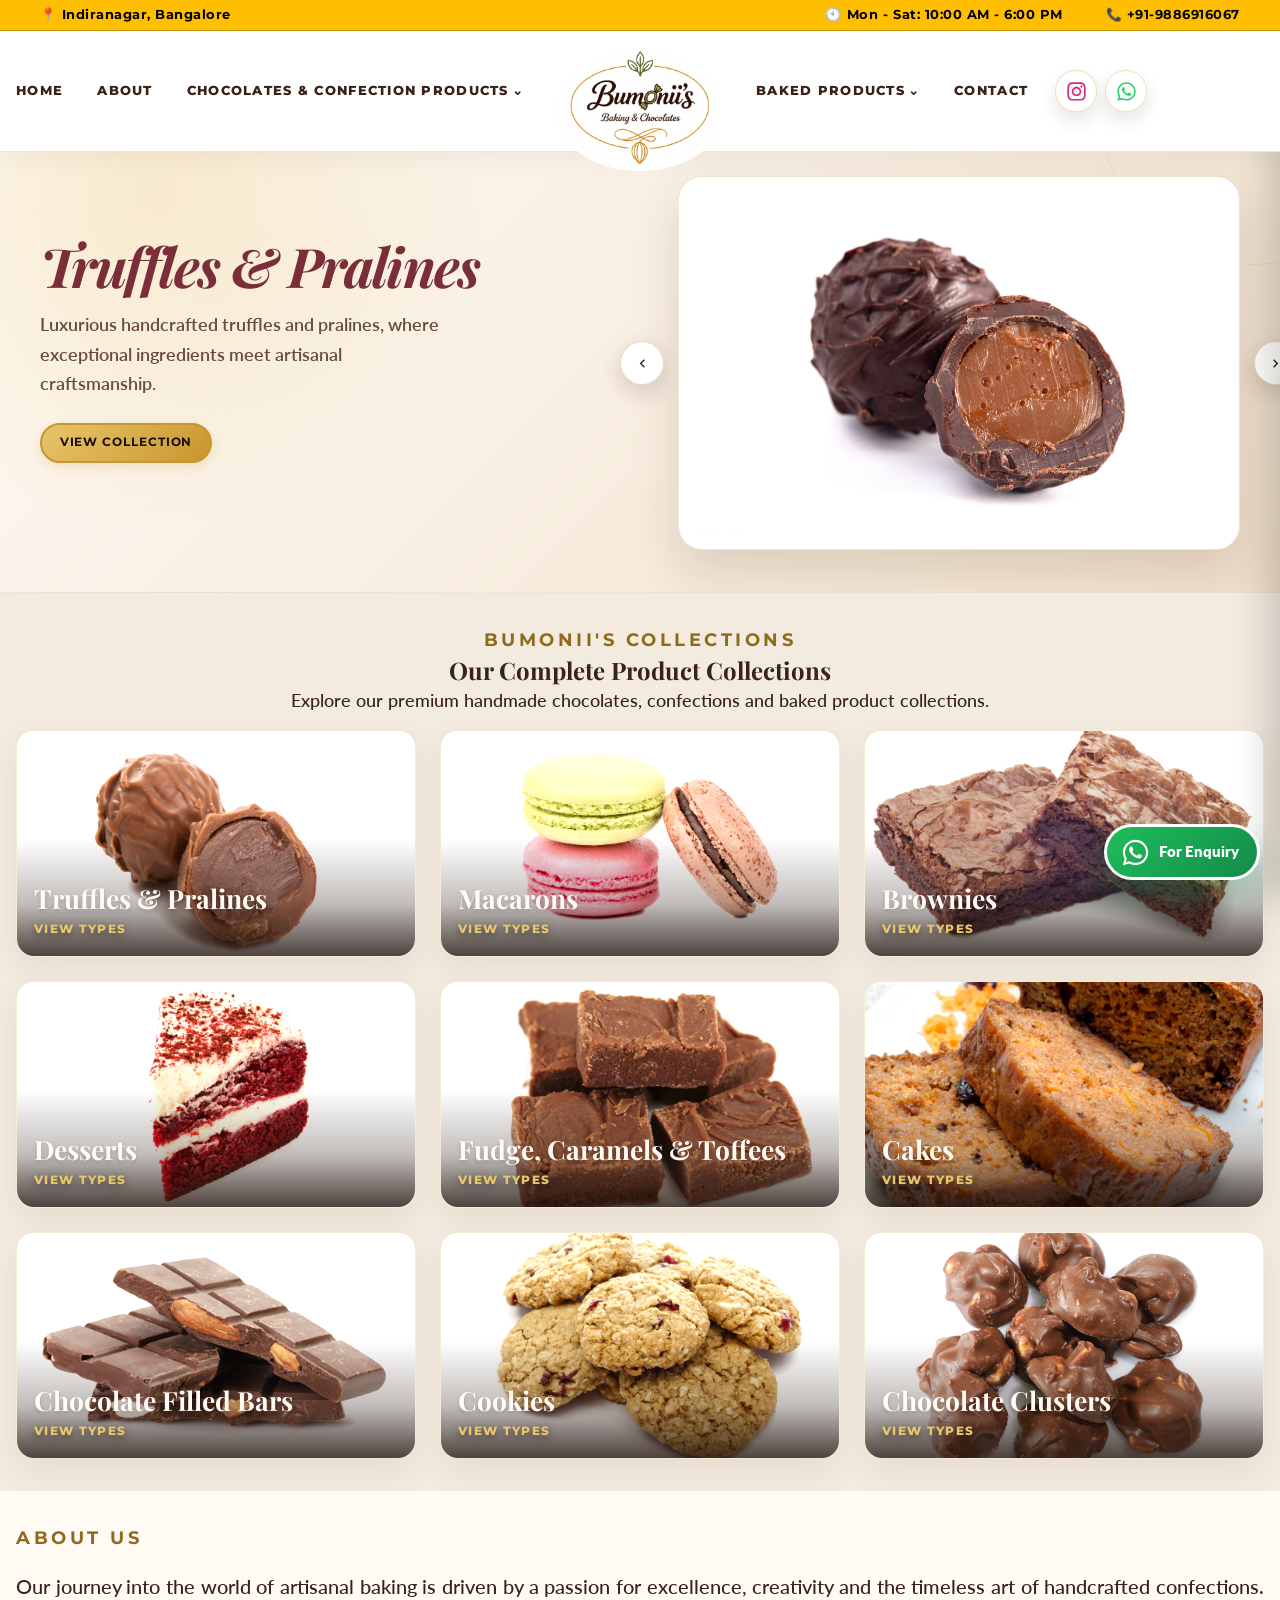
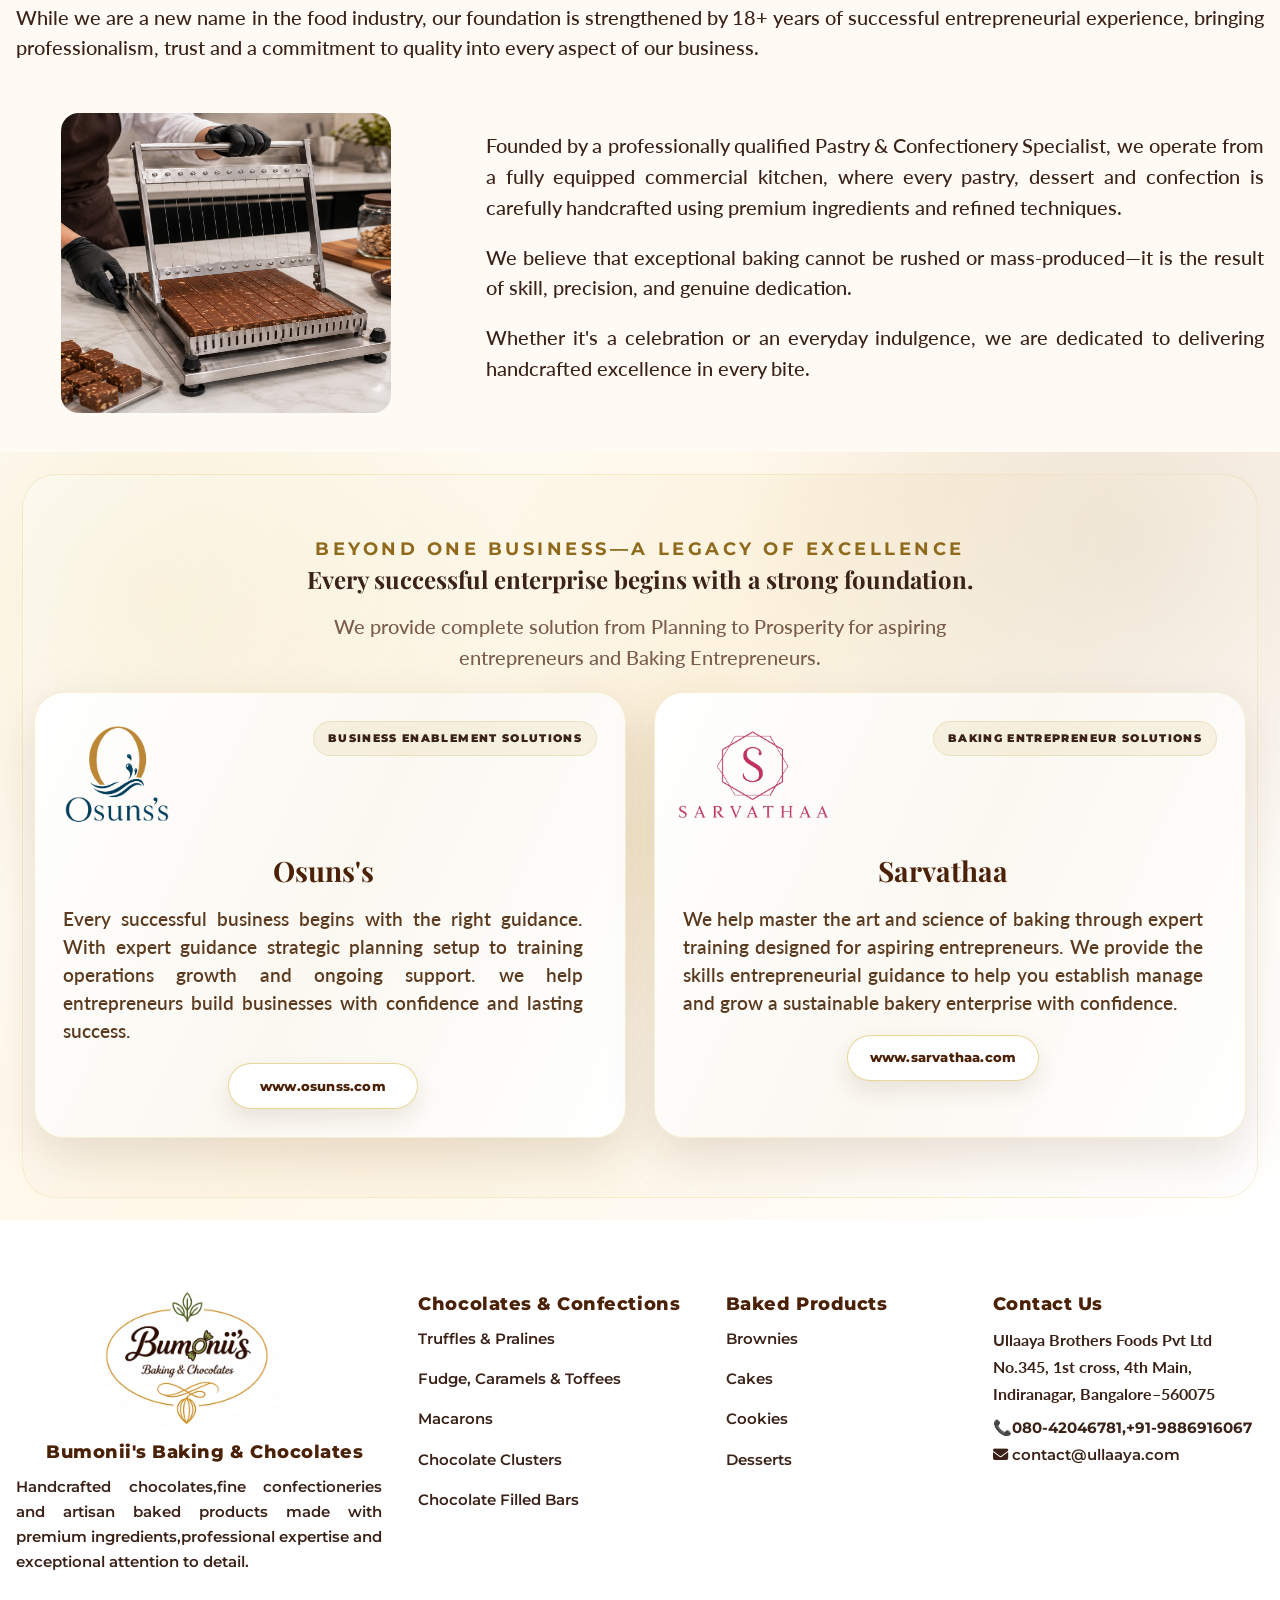
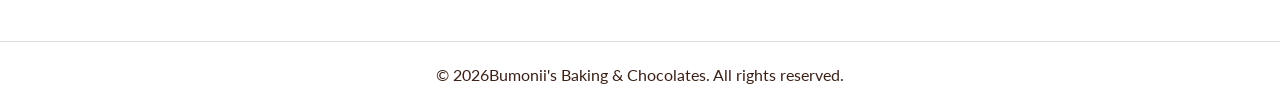
<file: index.html>
<!DOCTYPE html>

<html lang="en">

<head>
        <meta charset="utf-8" />
        <meta content="width=device-width, initial-scale=1.0" name="viewport" />
        <title>
                Bumoniis Baking &amp; Chocolates — Chocolates &amp; Confections
        </title>
        <meta content="Premium handmade truffles, pralines, fudge, caramels, macarons, chocolate clusters, chocolate-filled bars in Bangalore."
                name="description" />
        <link href="style.css" rel="stylesheet" />
        <link href="https://fonts.googleapis.com" rel="preconnect" />
        <link crossorigin="" href="https://fonts.gstatic.com" rel="preconnect" />
        <link rel="stylesheet" href="https://cdnjs.cloudflare.com/ajax/libs/font-awesome/6.7.2/css/all.min.css">
</head>

<body>
        <div id="scroll-progress">
        </div>
        <header class="site-header kron-header" id="navbar">
                <div aria-label="Store information" class="kron-info-bar">
                        <div class="container kron-info-inner">
                                <span class="info-item location-info">
                                        <span aria-hidden="true" class="info-icon">
                                                📍
                                        </span>Indiranagar, Bangalore
                                </span>
                                <span class="info-item time-info">
                                        <span aria-hidden="true" class="info-icon">
                                                🕙
                                        </span>
                                        Mon - Sat: 10:00 AM -
                                        6:00 PM
                                </span>
                                <a class="info-item call-info" href="tel:+919886916067">
                                        <span aria-hidden="true" class="info-icon">
                                        </span>
                                        📞 +91-9886916067
                                </a>
                        </div>
                </div>
                <div class="container nav-container">
                        <nav aria-label="Main navigation" class="nav-inner kron-nav">
                                <div class="nav-left-col">
                                        <ul class="nav-links">
                                                <li>
                                                        <a href="index.html#hero">
                                                                Home
                                                        </a>
                                                </li>
                                                <li>
                                                        <a href="index.html#about">
                                                                About
                                                        </a>
                                                </li>
                                                <li class="nav-dropdown">
                                                        <a href="index.html#products">
                                                                Chocolates &amp; Confection Products
                                                                <span aria-hidden="true">
                                                                        ⌄
                                                                </span>
                                                        </a>
                                                        <ul class="dropdown-menu">
                                                                <li>
                                                                        <a href="truffles-pralines.html">
                                                                                Truffles &amp; Pralines
                                                                        </a>
                                                                </li>
                                                                <li>
                                                                        <a href="fudge-caramels-toffees.html">
                                                                                Fudge, Caramels &amp; Toffees
                                                                        </a>
                                                                </li>
                                                                <li>
                                                                        <a href="macaroons.html">
                                                                                Macarons
                                                                        </a>
                                                                </li>
                                                                <li>
                                                                        <a href="chocolate-clusters.html">
                                                                                Chocolate Clusters
                                                                        </a>
                                                                </li>
                                                                <li>
                                                                        <a href="choconut-filled-bars.html">
                                                                                Chocolate Filled Bars
                                                                        </a>
                                                                </li>
                                                        </ul>
                                                </li>
                                        </ul>
                                </div>
                                <a aria-label="Bumoniis home" class="brand-logo kron-center-logo" href="index.html">
                                        <img alt="Bumoniis Baking &amp; Chocolates logo" src="assets/final.loogo.png" />
                                </a>
                                <div class="nav-right-col">
                                        <ul class="nav-links">
                                                <li class="nav-dropdown">
                                                        <a href="#">
                                                                Baked Products
                                                                <span aria-hidden="true">
                                                                        ⌄
                                                                </span>
                                                        </a>
                                                        <ul class="dropdown-menu">
                                                                <li>
                                                                        <a href="brownies.html">
                                                                                Brownies
                                                                        </a>
                                                                </li>
                                                                <li>
                                                                        <a href="cakes.html">
                                                                                Cakes
                                                                        </a>
                                                                </li>
                                                                <li>
                                                                        <a href="cookies.html">
                                                                                Cookies
                                                                        </a>
                                                                </li>
                                                                <li>
                                                                        <a href="desserts.html">
                                                                                Desserts
                                                                        </a>
                                                                </li>
                                                        </ul>
                                                </li>
                                                <li>
                                                        <a href="index.html#contact">
                                                                Contact
                                                        </a>
                                                </li>
                                        </ul>
                                        <div class="nav-actions">
                                                <a aria-label="Instagram Profile" class="nav-social-icon instagram-icon"
                                                        href="https://instagram.com/zenin_.200"
                                                        rel="noopener noreferrer" target="_blank"><svg
                                                                aria-hidden="true" focusable="false"
                                                                viewbox="0 0 448 512"
                                                                xmlns="http://www.w3.org/2000/svg">
                                                                <path
                                                                        d="M224.1 141c-63.6 0-114.9 51.3-114.9 114.9S160.5 370.8 224.1 370.8 339 319.5 339 255.9 287.7 141 224.1 141zm0 189.6c-41.1 0-74.7-33.5-74.7-74.7s33.5-74.7 74.7-74.7 74.7 33.5 74.7 74.7-33.6 74.7-74.7 74.7zm146.4-194.3c0 14.9-12 26.8-26.8 26.8-14.9 0-26.8-12-26.8-26.8s12-26.8 26.8-26.8 26.8 12 26.8 26.8zm76.1 27.2c-1.7-35.9-9.9-67.7-36.2-93.9S352.4 35.1 316.5 33.4c-37-2.1-147.9-2.1-184.9 0-35.8 1.7-67.6 9.9-93.9 36.1S3.2 127.5 1.5 163.4c-2.1 37-2.1 147.9 0 184.9 1.7 35.9 9.9 67.7 36.2 93.9s58 34.5 93.9 36.2c37 2.1 147.9 2.1 184.9 0 35.9-1.7 67.7-9.9 93.9-36.2s34.5-58 36.2-93.9c2.1-37 2.1-147.8 0-184.8zM398.8 388c-7.8 19.6-22.9 34.7-42.6 42.6-29.5 11.7-99.5 9-132.1 9s-102.7 2.6-132.1-9c-19.6-7.8-34.7-22.9-42.6-42.6-11.7-29.5-9-99.5-9-132.1s-2.6-102.7 9-132.1c7.8-19.6 22.9-34.7 42.6-42.6 29.5-11.7 99.5-9 132.1-9s102.7-2.6 132.1 9c19.6 7.8 34.7 22.9 42.6 42.6 11.7 29.5 9 99.5 9 132.1s2.7 102.7-9 132.1z">
                                                                </path>
                                                        </svg></a>
                                                <a aria-label="WhatsApp Enquiry" class="nav-social-icon whatsapp-icon"
                                                        href="https://wa.me/919886916067?text=Hello%20Bumoniis%2C%20I%20would%20like%20to%20place%20an%20enquiry."
                                                        rel="noopener noreferrer" target="_blank"><svg
                                                                aria-hidden="true" focusable="false"
                                                                viewbox="0 0 448 512"
                                                                xmlns="http://www.w3.org/2000/svg">
                                                                <path
                                                                        d="M380.9 97.1C339 55.1 283.2 32 223.9 32c-122.4 0-222 99.6-222 222 0 39.1 10.2 77.3 29.6 111L0 480l117.7-30.9c32.4 17.7 68.9 27 106.1 27h.1c122.3 0 224.1-99.6 224.1-222 0-59.3-25.2-115-67.1-157zm-157 341.6c-33.2 0-65.7-8.9-94-25.7l-6.7-4-69.8 18.3L72 359.2l-4.4-7c-18.5-29.4-28.2-63.3-28.2-98.2 0-101.7 82.8-184.5 184.6-184.5 49.3 0 95.6 19.2 130.4 54.1 34.8 34.9 56.2 81.2 56.1 130.5 0 101.8-84.9 184.6-186.6 184.6zm101.2-138.2c-5.5-2.8-32.8-16.2-37.9-18-5.1-1.9-8.8-2.8-12.5 2.8-3.7 5.5-14.3 18-17.6 21.8-3.2 3.7-6.5 4.2-12 1.4-32.6-16.3-54-29.1-75.5-66-5.7-9.8 5.7-9.1 16.3-30.3 1.8-3.7.9-6.9-.5-9.7-1.4-2.8-12.5-30.1-17.1-41.2-4.5-10.8-9.1-9.3-12.5-9.5-3.2-.2-6.9-.2-10.6-.2s-9.7 1.4-14.8 6.9c-5.1 5.5-19.4 19-19.4 46.3s19.9 53.7 22.6 57.4c2.8 3.7 39.1 59.7 94.8 83.8 35.2 15.2 49 16.5 66.6 13.8 10.7-1.6 32.8-13.4 37.4-26.4 4.6-13 4.6-24.1 3.2-26.4-1.3-2.5-5-3.9-10.5-6.5z">
                                                                </path>
                                                        </svg></a>
                                        </div>
                                </div>
                                <button aria-controls="mobile-drawer" aria-expanded="false" aria-label="Open menu"
                                        class="hamburger" id="hamburger" type="button">
                                        <span>
                                        </span>
                                        <span>
                                        </span>
                                        <span>
                                        </span>
                                </button>
                        </nav>
                </div>
        </header>
        <div class="mobile-backdrop" id="mobile-backdrop">
        </div>
        <aside aria-hidden="true" class="mobile-drawer" id="mobile-drawer">
                <div class="drawer-header">
                        <a class="brand-logo drawer-logo" href="index.html">
                                <img alt="Bumoniis logo" src="assets/final.loogo.png" />
                        </a>
                        <button aria-label="Close menu" class="drawer-close" id="drawer-close" type="button">
                                ×
                        </button>
                </div>
                <nav aria-label="Mobile navigation" class="drawer-links">
                        <a href="index.html#hero">
                                Home
                        </a>
                        <a href="index.html#about">
                                About Us
                        </a>
                        <div class="drawer-dropdown">
                                <button aria-expanded="false" class="drawer-dropdown-toggle" type="button">
                                        Chocolates &amp; Confections
                                        <span aria-hidden="true">
                                                ⌄
                                        </span>
                                </button>
                                <div class="drawer-submenu">
                                        <a href="truffles-pralines.html">
                                                Truffles &amp; Pralines
                                        </a>
                                        <a href="fudge-caramels-toffees.html">
                                                Fudge, Caramels &amp; Toffees
                                        </a>
                                        <a href="macaroons.html">
                                                Macarons
                                        </a>
                                        <a href="chocolate-clusters.html">
                                                Chocolate Clusters
                                        </a>
                                        <a href="choconut-filled-bars.html">
                                                Chocolate Filled Bars
                                        </a>
                                </div>
                        </div>
                        <div class="drawer-dropdown">
                                <button aria-expanded="false" class="drawer-dropdown-toggle" type="button">
                                        Baked Products
                                        <span aria-hidden="true">
                                                ⌄
                                        </span>
                                </button>
                                <div class="drawer-submenu">
                                        <a href="brownies.html">
                                                Brownies
                                        </a>
                                        <a href="cakes.html">
                                                Cakes
                                        </a>
                                        <a href="cookies.html">
                                                Cookies
                                        </a>
                                        <a href="desserts.html">
                                                Desserts
                                        </a>
                                </div>
                        </div>
                        <a href="index.html#contact">
                                Contact
                        </a>
                </nav>
                <div class="drawer-footer">
                </div>
        </aside>
        <main>
                <section class="hero" id="hero">
                        <div class="hero-shell">
                                <div class="container hero-content" id="hero-content">
                                        <h1 id="hero-title"><em>Truffles &amp; Pralines</em></h1>
                                        <p id="hero-desc">Rich cocoa. Premium fillings. Elegant gifting.</p>
                                        <div class="hero-actions">
                                                <a class="btn btn-primary" href="truffles-pralines.html"
                                                        id="hero-cta">View Collection</a>
                                        </div>
                                </div>
                                <div aria-label="Featured products" aria-roledescription="carousel"
                                        class="hero-carousel">
                                        <div class="hero-image-frame">
                                                <div class="hero-slides">
                                                        <img alt="Truffles &amp; Pralines by Bumoniis"
                                                                class="hero-slide active banner-contain" data-slide="0"
                                                                fetchpriority="high"
                                                                src="sujjth/Main Products in main page/truffles &amp; praniles.png" />
                                                        <img alt="Fudge, Caramels &amp; Toffees by Bumoniis"
                                                                class="hero-slide banner-contain" data-slide="1"
                                                                loading="lazy"
                                                                src="sujjth/Main Products in main page/fudge,carmel,toffee.png" />
                                                        <img alt="Macarons by Bumoniis"
                                                                class="hero-slide banner-contain" data-slide="2"
                                                                loading="lazy"
                                                                src="sujjth/Main Products in main page/macarons.png" />
                                                        <img alt="Brownies by Bumoniis"
                                                                class="hero-slide banner-contain" data-slide="3"
                                                                loading="lazy"
                                                                src="sujjth/Main Products in main page/Brownies.png" />
                                                        <img alt="Cookies by Bumoniis" class="hero-slide banner-contain"
                                                                data-slide="4" loading="lazy"
                                                                src="sujjth/Main Products in main page/cookies.png" />
                                                        <img alt="Desserts by Bumoniis" class="hero-slide banner-cover"
                                                                data-slide="5" loading="lazy"
                                                                src="sujjth/Main Products in main page/desserts.png" />
                                                </div>

                                        </div>
                                        <button aria-label="Previous product"
                                                class="hero-arrow hero-arrow-prev hero-arrow-outside" type="button">
                                                <svg aria-hidden="true" focusable="false" viewbox="0 0 24 24">
                                                        <path d="M15.41 7.41 14 6l-6 6 6 6 1.41-1.41L10.83 12z"></path>
                                                </svg>
                                        </button>
                                        <button aria-label="Next product"
                                                class="hero-arrow hero-arrow-next hero-arrow-outside" type="button">
                                                <svg aria-hidden="true" focusable="false" viewbox="0 0 24 24">
                                                        <path d="M8.59 16.59 13.17 12 8.59 7.41 10 6l6 6-6 6z"></path>
                                                </svg>
                                        </button>

                                </div>
                        </div>
                </section>
                <section class="section products-section" id="products">
                        <div class="container">
                                <div class="section-header">
                                        <span class="eyebrow">
                                                Bumonii's Collections
                                        </span>
                                        <h2 class="section-title">
                                                Our Complete Product Collections
                                        </h2>
                                        <p class="center">
                                                Explore our premium handmade chocolates, confections and baked product
                                                collections.
                                        </p>
                                </div>
                                <div class="creation-grid compact-creation-grid">
                                        <a class="creation-card compact-creation-card" href="truffles-pralines.html">
                                                <span class="creation-image">
                                                        <img alt="Truffles &amp; Pralines" loading="lazy"
                                                                src="sujjth/final pics/truffle - sub heading.png" />
                                                </span>
                                                <div class="creation-card-content">
                                                        <h3>
                                                                Truffles &amp; Pralines
                                                        </h3>
                                                        <span>
                                                                View Types
                                                        </span>
                                                </div>
                                        </a>
                                        <a class="creation-card compact-creation-card" href="macaroons.html">
                                                <span class="creation-image">
                                                        <img alt="Macarons" loading="lazy"
                                                                src="sujjth/final pics/macaron sub heading.png" />
                                                </span>
                                                <div class="creation-card-content">
                                                        <h3>
                                                                Macarons
                                                        </h3>
                                                        <span>
                                                                View Types
                                                        </span>
                                                </div>
                                        </a>
                                        <a class="creation-card compact-creation-card" href="brownies.html">
                                                <span class="creation-image">
                                                        <img alt="Brownies" loading="lazy"
                                                                src="sujjth/final pics/classic browinef - sub heading.png" />
                                                </span>
                                                <div class="creation-card-content">
                                                        <h3>
                                                                Brownies
                                                        </h3>
                                                        <span>
                                                                View Types
                                                        </span>
                                                </div>
                                        </a>
                                        <a class="creation-card compact-creation-card" href="desserts.html">
                                                <span class="creation-image">
                                                        <img alt="Desserts" loading="lazy"
                                                                src="sujjth/final pics/desserst - sub heading.png" />
                                                </span>
                                                <div class="creation-card-content">
                                                        <h3>
                                                                Desserts
                                                        </h3>
                                                        <span>
                                                                View Types
                                                        </span>
                                                </div>
                                        </a>
                                        <a class="creation-card compact-creation-card"
                                                href="fudge-caramels-toffees.html">
                                                <span class="creation-image">
                                                        <img alt="Fudge, Caramels &amp; Toffees" loading="lazy"
                                                                src="sujjth/final pics/fudge & caramel - sub heading.png" />
                                                </span>
                                                <div class="creation-card-content">
                                                        <h3>
                                                                Fudge, Caramels &amp; Toffees
                                                        </h3>
                                                        <span>
                                                                View Types
                                                        </span>
                                                </div>
                                        </a>
                                        <a class="creation-card compact-creation-card" href="cakes.html">
                                                <span class="creation-image">
                                                        <img alt="Cakes" loading="lazy"
                                                                src="sujjth/Main Products in main page/cake.png" />
                                                </span>
                                                <div class="creation-card-content">
                                                        <h3>
                                                                Cakes
                                                        </h3>
                                                        <span>
                                                                View Types
                                                        </span>
                                                </div>
                                        </a>
                                        <a class="creation-card compact-creation-card" href="choconut-filled-bars.html">
                                                <span class="creation-image">
                                                        <img alt="Chocolate Filled Bars" loading="lazy"
                                                                src="sujjth/Main Products in main page/bars.png" />
                                                </span>
                                                <div class="creation-card-content">
                                                        <h3>
                                                                Chocolate Filled Bars
                                                        </h3>
                                                        <span>
                                                                View Types
                                                        </span>
                                                </div>
                                        </a>
                                        <a class="creation-card compact-creation-card" href="cookies.html">
                                                <span class="creation-image">
                                                        <img alt="Cookies" loading="lazy"
                                                                src="sujjth/final pics/cookies - sub heading.png" />
                                                </span>
                                                <div class="creation-card-content">
                                                        <h3>
                                                                Cookies
                                                        </h3>
                                                        <span>
                                                                View Types
                                                        </span>
                                                </div>
                                        </a>
                                        <a class="creation-card compact-creation-card" href="chocolate-clusters.html">
                                                <span class="creation-image">
                                                        <img alt="Chocolate Clusters" loading="lazy"
                                                                src="sujjth/final pics/inside ppics/chocolate cluster.png" />
                                                </span>
                                                <div class="creation-card-content">
                                                        <h3>
                                                                Chocolate Clusters
                                                        </h3>
                                                        <span>
                                                                View Types
                                                        </span>
                                                </div>
                                        </a>
                                </div>
                        </div>
                </section>
                <section class="section about-section" id="about">
                        <div class="container">

                                <!-- Full Width Content -->
                                <div class="about-top">
                                        <span class="eyebrow">About Us</span>

                                        <p>
                                                Our journey into the world of artisanal baking is driven by a passion
                                                for excellence, creativity and the timeless art of handcrafted
                                                confections. While we are a new name in the food industry, our foundation is
                                                strengthened by 18+ years of successful entrepreneurial experience,
                                                bringing professionalism, trust and a commitment to quality into
                                                every aspect of our business.
                                        </p>

                                </div>

                                <!-- Image Left / Content Right -->
                                <div class="about-grid">

                                        <div class="about-image">
                                                <img src="assets/about.jpeg" alt="Artisan chocolate making"
                                                        loading="lazy">
                                        </div>

                                        <div class="about-content">

                                                <p>
                                                        Founded by a professionally qualified Pastry &amp;
                                                        Confectionery Specialist, we operate from a fully equipped
                                                        commercial kitchen, where every pastry, dessert and confection
                                                        is carefully handcrafted using premium ingredients and refined
                                                        techniques.
                                                </p>

                                                <p>
                                                        We believe that exceptional baking cannot be rushed or
                                                        mass-produced—it is the result of skill, precision, and genuine
                                                        dedication.
                                                </p>

                                                <p>
                                                      Whether it's a celebration or an everyday indulgence, we are dedicated to delivering handcrafted excellence in every bite.  
                                                </p>

                                        </div>

                                </div>

                        </div>
                </section>
                <section class="section other-business-section" id="other-business">
                        <div class="container">
                                <div class="section-header other-business-header">
                                        <span class="eyebrow">Beyond One Business—A Legacy of Excellence</span>
                                        <h2 class="section-title">Every successful enterprise begins with a strong
                                                foundation.</h2>
                                        <p class="section-subtitle">We provide complete solution from Planning to
                                                Prosperity for aspiring entrepreneurs and Baking Entrepreneurs.</p>
                                </div>
                                <div class="other-business-grid">
                                        <article class="other-business-card osuns-card reveal-card">
                                                <div class="business-card-top">
                                                        <div class="business-logo-box clean-logo-box">
                                                                <img alt="Osun's Logo" loading="lazy"
                                                                        src="assets/logo.osun.png" />
                                                        </div><span class="business-label">Business enablement solutions</span>
                                                </div>
                                                <div class="business-card-content">
                                                         <h3>Osuns's</h3>
                                                        <p>
                                                                Every successful business begins with the right
                                                                guidance. With expert guidance strategic planning setup to training operations growth and ongoing support. we help entrepreneurs build businesses with
                                                                confidence and lasting success.
                                                        </p>
                                                        <a class="business-link" href="https://www.osunss.com"
                                                                rel="noopener noreferrer"
                                                                target="_blank">www.osunss.com</a>
                                                </div>
                                        </article>
                                        <article class="other-business-card sarvathaa-card reveal-card">
                                                <div class="business-card-top">
                                                        <div class="business-logo-box clean-logo-box">
                                                                <img alt="Sarvathaa Logo" loading="lazy"
                                                                        src="assets/sarvathaa-logo.png" />
                                                        </div><span class="business-label">Baking Entrepreneur Solutions</span>
                                                </div>
                                                <div class="business-card-content">
                                                        <h3>Sarvathaa</h3>
                                                        <p>
                                                                We help master the art and science of baking through expert training designed for aspiring entrepreneurs.
                                                                We provide the skills entrepreneurial guidance to help you establish manage and grow a sustainable bakery enterprise with confidence.
                                                        </p>
                                                        <a class="business-link" href="https://www.sarvathaa.com"
                                                                rel="noopener noreferrer"
                                                                target="_blank">www.sarvathaa.com</a>
                                                </div>
                                        </article>
                                </div>
                        </div>
                </section>
        </main>
        <footer class="site-footer" id="contact">
                <div class="container footer-grid footer-grid-updated">
                        <div class="footer-brand-block">
                                <a class="footer-logo footer-logo-left" href="index.html">
                                        <img alt="Bumoniis Baking &amp; Chocolates logo" src="assets/final.loogo.png" />
                                </a>
                                <h3 class="footer-brand-title">Bumonii's Baking &amp; Chocolates</h3>
                                <p>Handcrafted chocolates,fine confectioneries and artisan baked products made with premium ingredients,professional expertise and exceptional attention to detail.</p>
                        </div>
                        <div class="footer-link-block">
                                <h3>Chocolates &amp; Confections</h3>
                                <ul>
                                        <li><a href="truffles-pralines.html">Truffles &amp; Pralines</a></li>
                                        <li><a href="fudge-caramels-toffees.html">Fudge, Caramels &amp; Toffees</a></li>
                                        <li><a href="macaroons.html">Macarons</a></li>
                                        <li><a href="chocolate-clusters.html">Chocolate Clusters</a></li>
                                        <li><a href="choconut-filled-bars.html">Chocolate Filled Bars</a></li>
                                </ul>
                        </div>
                        <div class="footer-link-block">
                                <h3>Baked Products</h3>
                                <ul>
                                        <li><a href="brownies.html">Brownies</a></li>
                                        <li><a href="cakes.html">Cakes</a></li>
                                        <li><a href="cookies.html">Cookies</a></li>
                                        <li><a href="desserts.html">Desserts</a></li>
                                </ul>
                        </div>
                         <div class="footer-contact-block">
                                <h3>Contact Us</h3>
                                <h4>Ullaaya Brothers Foods Pvt Ltd No.345, 1st cross, 4th Main, Indiranagar,
                                        Bangalore–560075
                                </h4>
                                <a class="footer-phone" href="tel:080-42046781"><h4>📞080-42046781,+91-9886916067</h4></a>
                               
                                <a href="mailto:contact@ullaayafoods.com">
                             <i class="fa-solid fa-envelope"></i>    contact@ullaaya.com
</a>
                        </div>
                </div>
                <div class="footer-bottom">© <span id="year"></span>Bumonii's Baking &amp; Chocolates. All rights
                        reserved.</div>
        </footer>
        <a aria-label="For Enquiry on WhatsApp" class="floating-whatsapp"
                href="https://wa.me/919886916067?text=Hello%20Bumoniis%2C%20I%20would%20like%20to%20place%20an%20enquiry."
                rel="noopener noreferrer" target="_blank"><svg aria-hidden="true" focusable="false"
                        viewbox="0 0 448 512" xmlns="http://www.w3.org/2000/svg">
                        <path
                                d="M380.9 97.1C339 55.1 283.2 32 223.9 32c-122.4 0-222 99.6-222 222 0 39.1 10.2 77.3 29.6 111L0 480l117.7-30.9c32.4 17.7 68.9 27 106.1 27h.1c122.3 0 224.1-99.6 224.1-222 0-59.3-25.2-115-67.1-157zm-157 341.6c-33.2 0-65.7-8.9-94-25.7l-6.7-4-69.8 18.3L72 359.2l-4.4-7c-18.5-29.4-28.2-63.3-28.2-98.2 0-101.7 82.8-184.5 184.6-184.5 49.3 0 95.6 19.2 130.4 54.1 34.8 34.9 56.2 81.2 56.1 130.5 0 101.8-84.9 184.6-186.6 184.6zm101.2-138.2c-5.5-2.8-32.8-16.2-37.9-18-5.1-1.9-8.8-2.8-12.5 2.8-3.7 5.5-14.3 18-17.6 21.8-3.2 3.7-6.5 4.2-12 1.4-32.6-16.3-54-29.1-75.5-66-5.7-9.8 5.7-9.1 16.3-30.3 1.8-3.7.9-6.9-.5-9.7-1.4-2.8-12.5-30.1-17.1-41.2-4.5-10.8-9.1-9.3-12.5-9.5-3.2-.2-6.9-.2-10.6-.2s-9.7 1.4-14.8 6.9c-5.1 5.5-19.4 19-19.4 46.3s19.9 53.7 22.6 57.4c2.8 3.7 39.1 59.7 94.8 83.8 35.2 15.2 49 16.5 66.6 13.8 10.7-1.6 32.8-13.4 37.4-26.4 4.6-13 4.6-24.1 3.2-26.4-1.3-2.5-5-3.9-10.5-6.5z">
                        </path>
                </svg><span>For Enquiry</span></a>
        <script src="script.js">
        </script>
</body>

</html>
</file>
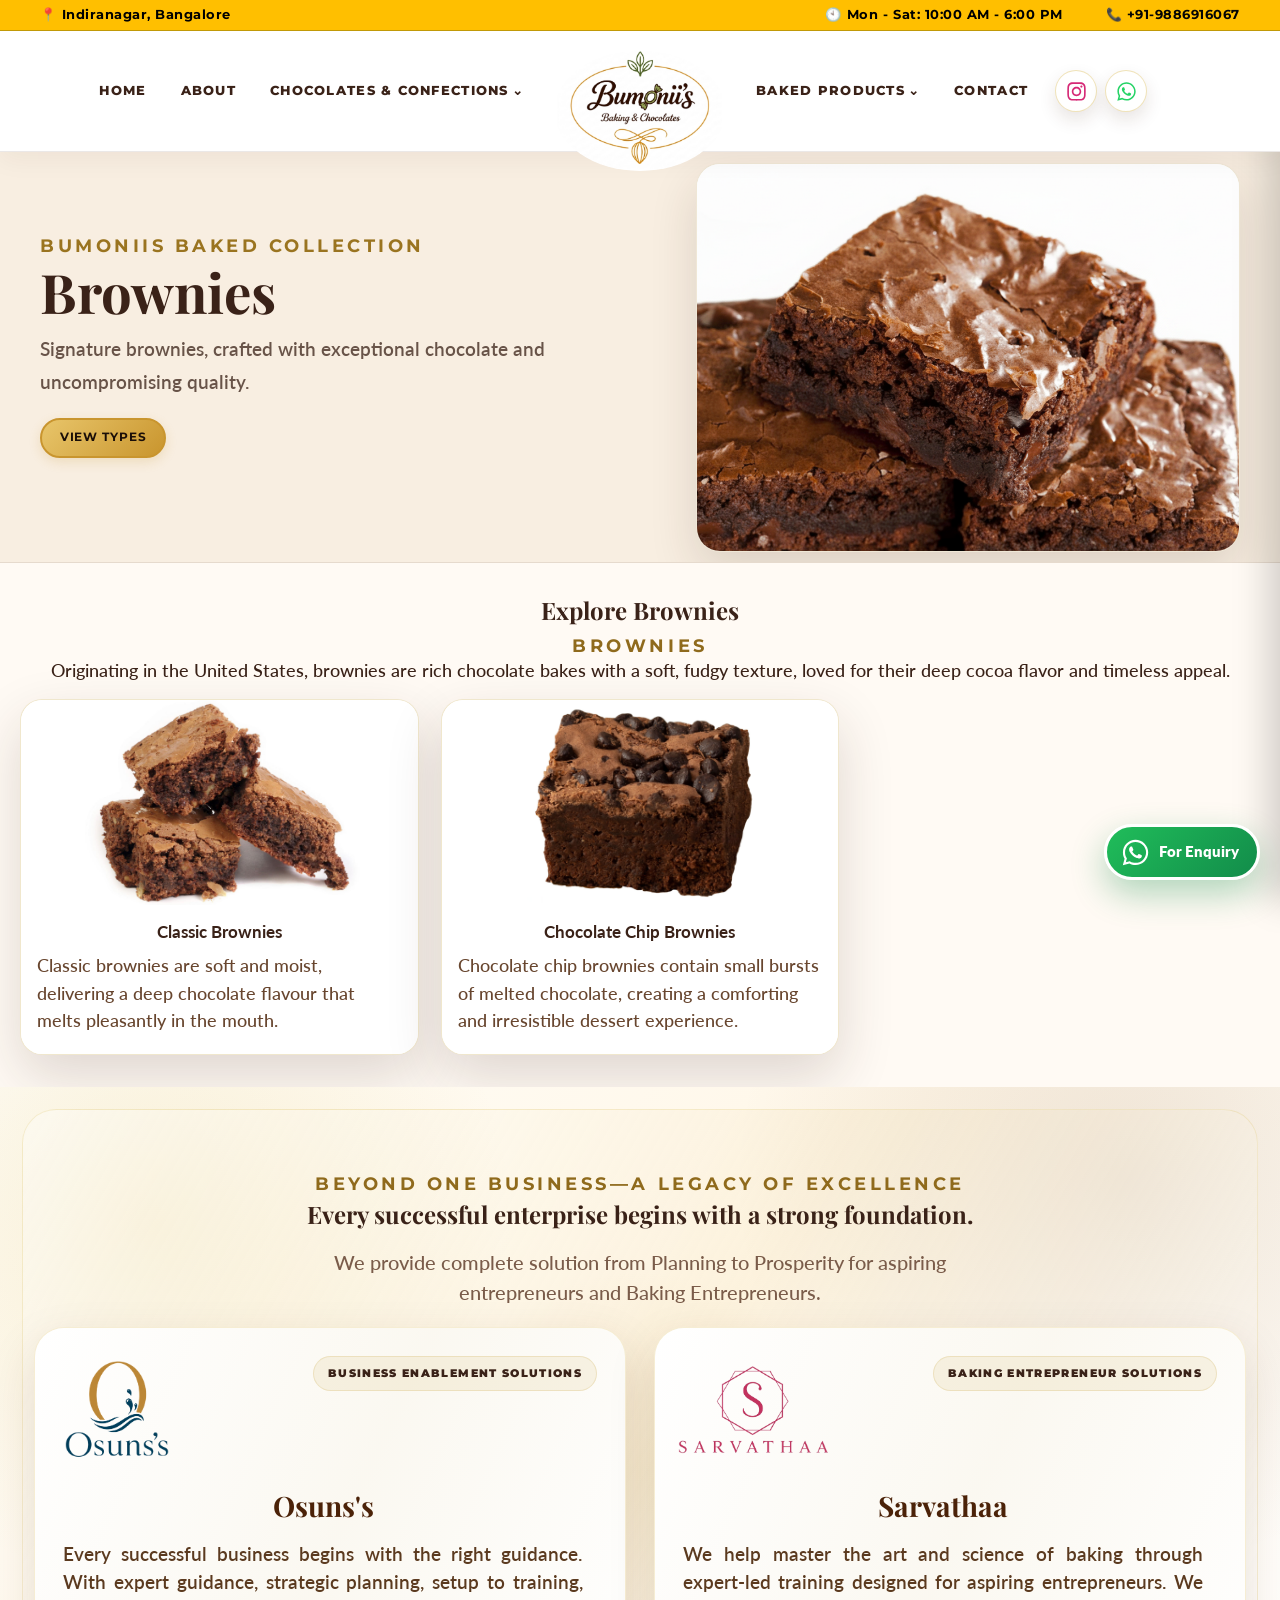
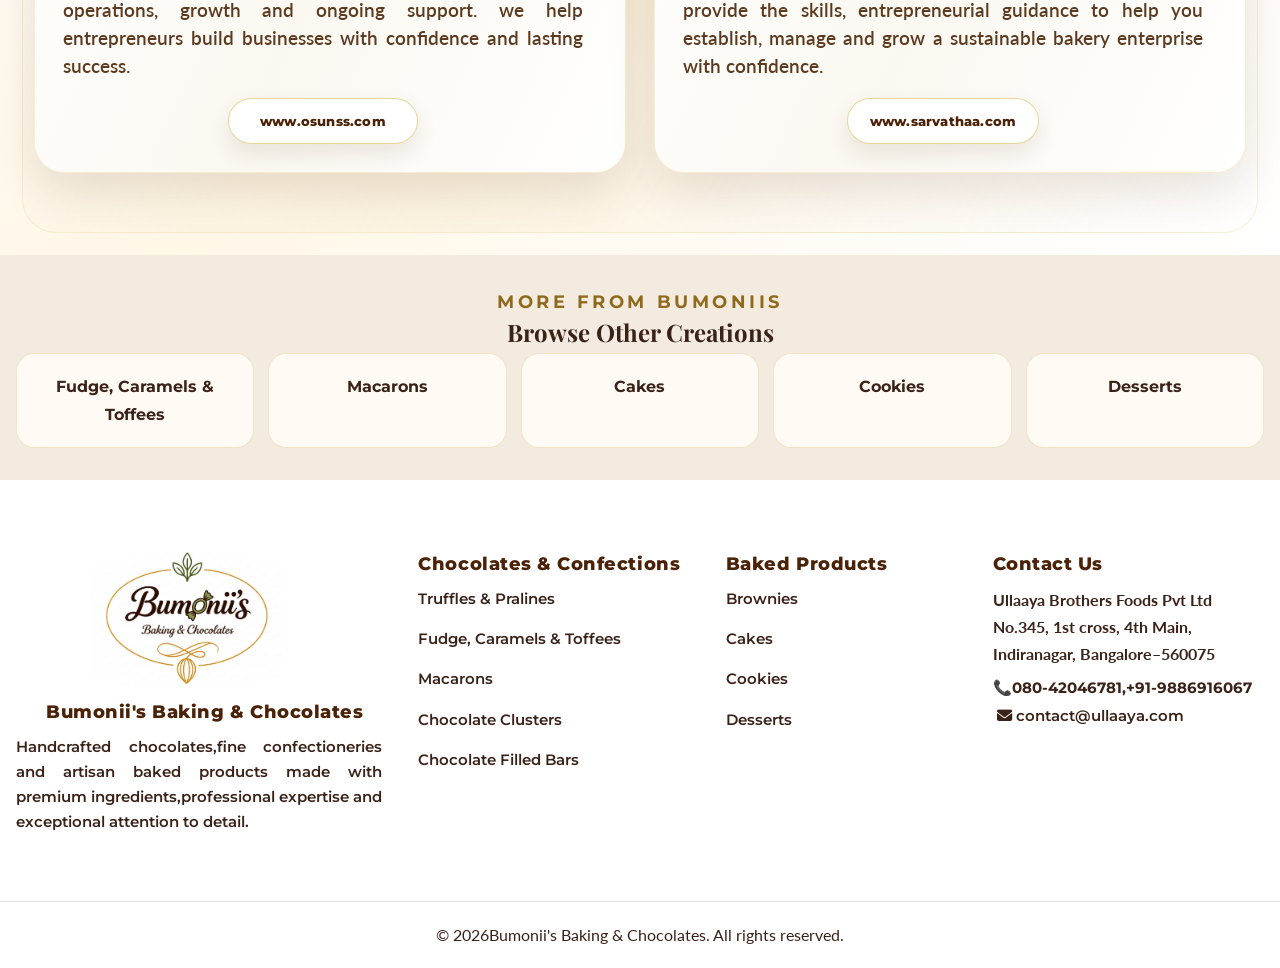
<file: brownies.html>
<!DOCTYPE html>

<html lang="en">

<head>
      <meta charset="utf-8" />
      <meta content="width=device-width, initial-scale=1.0" name="viewport" />
      <title>Brownies | Bumonii's Baking &amp; Chocolates</title>
      <meta content="Delicious, moist brownies with rich chocolate flavour and a fudgy centre. Contact Bumoniis on WhatsApp for details and pricing."
            name="description" />
      <meta content="Brownies — Bumoniis Baking &amp; Chocolates" property="og:title" />
      <meta content="Delicious, moist brownies with rich chocolate flavour and a fudgy centre."
            property="og:description" />
      <meta content="website" property="og:type" />
      <meta content="https://images.unsplash.com/photo-1569864358642-9d1684040f43?q=80&amp;w=1800&amp;auto=format&amp;fit=crop"
            property="og:image" />
      <link href="style.css" rel="stylesheet" />
      <link href="https://fonts.googleapis.com" rel="preconnect" />
      <link crossorigin="" href="https://fonts.gstatic.com" rel="preconnect" />
      <link rel="stylesheet" href="https://cdnjs.cloudflare.com/ajax/libs/font-awesome/6.7.2/css/all.min.css">
</head>

<body>
      <div id="scroll-progress">
      </div>
      <header class="site-header kron-header" id="navbar">
            <div aria-label="Store information" class="kron-info-bar">
                  <div class="container kron-info-inner">
                        <span class="info-item location-info">
                              <span aria-hidden="true" class="info-icon">
                                    📍
                              </span>Indiranagar, Bangalore
                        </span>
                        <span class="info-item time-info">
                              <span aria-hidden="true" class="info-icon">
                                    🕙
                              </span>
                              Mon - Sat: 10:00 AM -
                              6:00 PM
                        </span>
                        <a class="info-item call-info" href="tel:+917904336537">
                              <span aria-hidden="true" class="info-icon">
                              </span>
                              📞 +91-9886916067
                        </a>
                  </div>
            </div>
            <div class="container nav-container">
                  <nav aria-label="Main navigation" class="nav-inner kron-nav">
                        <div class="nav-left-col">
                              <ul class="nav-links">
                                    <li>
                                          <a href="index.html#hero">
                                                Home
                                          </a>
                                    </li>
                                    <li>
                                          <a href="index.html#about">
                                                About
                                          </a>
                                    </li>
                                    <li class="nav-dropdown">
                                          <a href="index.html#products">
                                                Chocolates &amp; Confections
                                                <span aria-hidden="true">
                                                      ⌄
                                                </span>
                                          </a>
                                          <ul class="dropdown-menu">
                                                <li>
                                                      <a href="truffles-pralines.html">
                                                            Truffles &amp; Pralines
                                                      </a>
                                                </li>
                                                <li>
                                                      <a href="fudge-caramels-toffees.html">
                                                            Fudge, Caramels &amp; Toffees
                                                      </a>
                                                </li>
                                                <li>
                                                      <a href="macaroons.html">
                                                            Macarons
                                                      </a>
                                                </li>
                                                <li>
                                                      <a href="chocolate-clusters.html">
                                                            Chocolate Clusters
                                                      </a>
                                                </li>
                                                <li>
                                                      <a href="choconut-filled-bars.html">
                                                            Chocolate Filled Bars
                                                      </a>
                                                </li>
                                          </ul>
                                    </li>
                              </ul>
                        </div>
                        <a aria-label="Bumoniis home" class="brand-logo kron-center-logo" href="index.html">
                              <img alt="Bumoniis Baking &amp; Chocolates logo" src="assets/final.loogo.png" />
                        </a>
                        <div class="nav-right-col">
                              <ul class="nav-links">
                                    <li class="nav-dropdown">
                                          <a href="#">
                                                Baked Products
                                                <span aria-hidden="true">
                                                      ⌄
                                                </span>
                                          </a>
                                          <ul class="dropdown-menu">
                                                <li>
                                                      <a class="active" href="brownies.html">
                                                            Brownies
                                                      </a>
                                                </li>
                                                <li>
                                                      <a href="cakes.html">
                                                            Cakes
                                                      </a>
                                                </li>
                                                <li>
                                                      <a href="cookies.html">
                                                            Cookies
                                                      </a>
                                                </li>
                                                <li>
                                                      <a href="desserts.html">
                                                            Desserts
                                                      </a>
                                                </li>
                                          </ul>
                                    </li>
                                    <li>
                                          <a href="index.html#contact">
                                                Contact
                                          </a>
                                    </li>
                              </ul>
                              <div class="nav-actions">
                                    <a aria-label="Instagram Profile" class="nav-social-icon instagram-icon"
                                          href="https://instagram.com/zenin_.200" rel="noopener noreferrer"
                                          target="_blank"><svg aria-hidden="true" focusable="false"
                                                viewbox="0 0 448 512" xmlns="http://www.w3.org/2000/svg">
                                                <path
                                                      d="M224.1 141c-63.6 0-114.9 51.3-114.9 114.9S160.5 370.8 224.1 370.8 339 319.5 339 255.9 287.7 141 224.1 141zm0 189.6c-41.1 0-74.7-33.5-74.7-74.7s33.5-74.7 74.7-74.7 74.7 33.5 74.7 74.7-33.6 74.7-74.7 74.7zm146.4-194.3c0 14.9-12 26.8-26.8 26.8-14.9 0-26.8-12-26.8-26.8s12-26.8 26.8-26.8 26.8 12 26.8 26.8zm76.1 27.2c-1.7-35.9-9.9-67.7-36.2-93.9S352.4 35.1 316.5 33.4c-37-2.1-147.9-2.1-184.9 0-35.8 1.7-67.6 9.9-93.9 36.1S3.2 127.5 1.5 163.4c-2.1 37-2.1 147.9 0 184.9 1.7 35.9 9.9 67.7 36.2 93.9s58 34.5 93.9 36.2c37 2.1 147.9 2.1 184.9 0 35.9-1.7 67.7-9.9 93.9-36.2s34.5-58 36.2-93.9c2.1-37 2.1-147.8 0-184.8zM398.8 388c-7.8 19.6-22.9 34.7-42.6 42.6-29.5 11.7-99.5 9-132.1 9s-102.7 2.6-132.1-9c-19.6-7.8-34.7-22.9-42.6-42.6-11.7-29.5-9-99.5-9-132.1s-2.6-102.7 9-132.1c7.8-19.6 22.9-34.7 42.6-42.6 29.5-11.7 99.5-9 132.1-9s102.7-2.6 132.1 9c19.6 7.8 34.7 22.9 42.6 42.6 11.7 29.5 9 99.5 9 132.1s2.7 102.7-9 132.1z">
                                                </path>
                                          </svg></a>
                                    <a aria-label="WhatsApp Enquiry" class="nav-social-icon whatsapp-icon"
                                          href="https://wa.me/919886916067?text=Hello%20Bumoniis%2C%20I%20would%20like%20to%20place%20an%20enquiry."
                                          rel="noopener noreferrer" target="_blank"><svg aria-hidden="true"
                                                focusable="false" viewbox="0 0 448 512"
                                                xmlns="http://www.w3.org/2000/svg">
                                                <path
                                                      d="M380.9 97.1C339 55.1 283.2 32 223.9 32c-122.4 0-222 99.6-222 222 0 39.1 10.2 77.3 29.6 111L0 480l117.7-30.9c32.4 17.7 68.9 27 106.1 27h.1c122.3 0 224.1-99.6 224.1-222 0-59.3-25.2-115-67.1-157zm-157 341.6c-33.2 0-65.7-8.9-94-25.7l-6.7-4-69.8 18.3L72 359.2l-4.4-7c-18.5-29.4-28.2-63.3-28.2-98.2 0-101.7 82.8-184.5 184.6-184.5 49.3 0 95.6 19.2 130.4 54.1 34.8 34.9 56.2 81.2 56.1 130.5 0 101.8-84.9 184.6-186.6 184.6zm101.2-138.2c-5.5-2.8-32.8-16.2-37.9-18-5.1-1.9-8.8-2.8-12.5 2.8-3.7 5.5-14.3 18-17.6 21.8-3.2 3.7-6.5 4.2-12 1.4-32.6-16.3-54-29.1-75.5-66-5.7-9.8 5.7-9.1 16.3-30.3 1.8-3.7.9-6.9-.5-9.7-1.4-2.8-12.5-30.1-17.1-41.2-4.5-10.8-9.1-9.3-12.5-9.5-3.2-.2-6.9-.2-10.6-.2s-9.7 1.4-14.8 6.9c-5.1 5.5-19.4 19-19.4 46.3s19.9 53.7 22.6 57.4c2.8 3.7 39.1 59.7 94.8 83.8 35.2 15.2 49 16.5 66.6 13.8 10.7-1.6 32.8-13.4 37.4-26.4 4.6-13 4.6-24.1 3.2-26.4-1.3-2.5-5-3.9-10.5-6.5z">
                                                </path>
                                          </svg></a>
                              </div>
                        </div>
                        <button aria-controls="mobile-drawer" aria-expanded="false" aria-label="Open menu"
                              class="hamburger" id="hamburger" type="button">
                              <span>
                              </span>
                              <span>
                              </span>
                              <span>
                              </span>
                        </button>
                  </nav>
            </div>
      </header>
      <div class="mobile-backdrop" id="mobile-backdrop">
      </div>
      <aside aria-hidden="true" class="mobile-drawer" id="mobile-drawer">
            <div class="drawer-header">
                  <a class="brand-logo drawer-logo" href="index.html">
                        <img alt="Bumoniis logo" src="assets/final.loogo.png" />
                  </a>
                  <button aria-label="Close menu" class="drawer-close" id="drawer-close" type="button">
                        ×
                  </button>
            </div>
            <nav aria-label="Mobile navigation" class="drawer-links">
                  <a href="index.html#hero">
                        Home
                  </a>
                  <a href="index.html#about">
                        About Us
                  </a>
                  <div class="drawer-dropdown">
                        <button aria-expanded="false" class="drawer-dropdown-toggle" type="button">
                              Chocolates &amp; Confections
                              <span aria-hidden="true">
                                    ⌄
                              </span>
                        </button>
                        <div class="drawer-submenu">
                              <a href="truffles-pralines.html">
                                    Truffles &amp; Pralines
                              </a>
                              <a href="fudge-caramels-toffees.html">
                                    Fudge, Caramels &amp; Toffees
                              </a>
                              <a href="macaroons.html">
                                    Macarons
                              </a>
                              <a href="chocolate-clusters.html">
                                    Chocolate Clusters
                              </a>
                              <a href="choconut-filled-bars.html">
                                    Chocolate Filled Bars
                              </a>
                        </div>
                  </div>
                  <div class="drawer-dropdown">
                        <button aria-expanded="false" class="drawer-dropdown-toggle" type="button">
                              Baked Products
                              <span aria-hidden="true">
                                    ⌄
                              </span>
                        </button>
                        <div class="drawer-submenu">
                              <a href="brownies.html">
                                    Brownies
                              </a>
                              <a href="cakes.html">
                                    Cakes
                              </a>
                              <a href="cookies.html">
                                    Cookies
                              </a>
                              <a href="desserts.html">
                                    Desserts
                              </a>
                        </div>
                  </div>
                  <a href="index.html#contact">
                        Contact
                  </a>
            </nav>
            <div class="drawer-footer">
            </div>
      </aside>
      <main>
            <section class="detail-hero banner-cover brownies-detail-banner">
                  <img alt="Brownies hero banner" fetchpriority="high"
                        src="sujjth/Main Products in main page/Brownies.png" />
                  <div class="detail-overlay">
                  </div>
                  <div class="container detail-content">
                        <nav aria-label="Breadcrumb" class="breadcrumb">
                              <a href="index.html#hero">
                                    Home
                              </a>
                              <span>
                                    ›
                              </span>
                              <span>
                                    Baked Products
                              </span>
                              <span>
                                    ›
                              </span>
                              <span>
                                    Brownies
                              </span>
                        </nav>
                        <span class="eyebrow">
                              Bumoniis Baked Collection
                        </span>
                        <h1>Brownies</h1>
                        <p>Signature brownies, crafted with exceptional chocolate and uncompromising quality.</p>
                        <a class="btn btn-primary" href="#types">
                              View Types
                        </a>
                  </div>
            </section>
            <section class="section product-intro">
                  <div class="container">
                        <div class="section-header">
                              <h2 class="section-title">Explore Brownies</h2>
                        </div>
                                    <div class="section-header">
                             
                            <span class="eyebrow" class="section-title">Brownies</span>
                        </div><p class="center">
                                             Originating in the United States, brownies are rich chocolate bakes with a soft, fudgy texture, loved for their deep cocoa flavor and timeless appeal.
                                        </p>
                        </div>
                        <div class="types-grid" id="types">
                              <article class="type-card">
                                    <img alt="Brownies" class="brownies-fit-image" decoding="async" loading="eager"
                                          src="sujjth/final pics/classic browines.png" />
                                    <div class="type-card-body">
                                          <h3>Classic Brownies</h3>
                                          <p>Classic brownies are soft and moist, delivering a deep chocolate flavour
                                                that melts pleasantly in the mouth.</p>
                                    </div>
                              </article>
                              <article class="type-card">
                                    <img alt="Choco chip brownies" decoding="async" loading="eager"
                                          src="sujjth/Sub products inside the page/Browines/choco chips browine.png" />
                                    <div class="type-card-body">
                                          <h3>Chocolate Chip Brownies</h3>
                                          <p>Chocolate chip brownies contain small bursts of melted chocolate, creating
                                                a comforting and irresistible dessert experience.</p>
                                    </div>
                              </article>
                        </div>
                  </div>
            </section>
            <section class="section other-business-section" id="other-business">
                        <div class="container">
                                <div class="section-header other-business-header">
                                        <span class="eyebrow">Beyond One Business—A Legacy of Excellence</span>
                                        <h2 class="section-title">Every successful enterprise begins with a strong foundation.</h2>
                                        <p class="section-subtitle">We provide complete solution from Planning to Prosperity for aspiring entrepreneurs and Baking Entrepreneurs.</p>
                                </div>
                                <div class="other-business-grid">
                                        <article class="other-business-card osuns-card reveal-card">
                                                <div class="business-card-top">
                                                        <div class="business-logo-box clean-logo-box">
                                                                <img alt="Osun's Logo" loading="lazy"
                                                                        src="assets/logo.osun.png" />
                                                        </div><span class="business-label">Business enablement solutions</span>
                                                </div>
                                                <div class="business-card-content">
                                                         <h3>Osuns's</h3>
                                                        <p>
                                                               Every successful business begins with the right guidance. With expert guidance, strategic planning, setup to training, operations, growth and ongoing support. we help entrepreneurs build businesses with confidence and lasting success.
                                                        </p>
                                                        <a class="business-link" href="https://www.osunss.com"
                                                                rel="noopener noreferrer"
                                                                target="_blank">www.osunss.com</a>
                                                </div>
                                        </article>
                                        <article class="other-business-card sarvathaa-card reveal-card">
                                                <div class="business-card-top">
                                                        <div class="business-logo-box clean-logo-box">
                                                                <img alt="Sarvathaa Logo" loading="lazy"
                                                                        src="assets/sarvathaa-logo.png" />
                                                        </div><span class="business-label">Baking Entrepreneur Solutions</span>
                                                </div>
                                                <div class="business-card-content">
                                                        <h3>Sarvathaa</h3>
                                                        <p>
                                                               We help master the art and science of baking through expert-led training designed for aspiring entrepreneurs. We provide the skills, entrepreneurial guidance to help you establish, manage and grow a sustainable bakery enterprise with confidence.
                                                        </p>
                                                        <a class="business-link" href="https://www.sarvathaa.com"
                                                                rel="noopener noreferrer"
                                                                target="_blank">www.sarvathaa.com</a>
                                                </div>
                                        </article>
                                </div>
                        </div>
                </section>
            <section class="section products-section">
                  <div class="container">
                        <div class="section-header">
                              <span class="eyebrow">
                                    More from Bumoniis
                              </span>
                              <h2 class="section-title">
                                    Browse Other Creations
                              </h2>
                        </div>
                        <div class="mini-links">
                              <a class="mini-link" href="fudge-caramels-toffees.html">
                                    Fudge, Caramels &amp; Toffees
                              </a>
                              <a class="mini-link" href="macaroons.html">
                                    Macarons
                              </a>
                              <a class="mini-link" href="cakes.html">
                                    Cakes
                              </a>
                              <a class="mini-link" href="cookies.html">
                                    Cookies
                              </a>
                              <a class="mini-link" href="desserts.html">
                                    Desserts
                              </a>
                        </div>
                  </div>
            </section>
      </main>
      <footer class="site-footer" id="contact">
                <div class="container footer-grid footer-grid-updated">
                        <div class="footer-brand-block">
                                <a class="footer-logo footer-logo-left" href="index.html">
                                        <img alt="Bumoniis Baking &amp; Chocolates logo" src="assets/final.loogo.png" />
                                </a>
                                <h3 class="footer-brand-title">Bumonii's Baking &amp; Chocolates</h3>
                                <p>Handcrafted chocolates,fine confectioneries and artisan baked products made with premium ingredients,professional expertise and exceptional attention to detail.</p>
                        </div>
                        <div class="footer-link-block">
                                <h3>Chocolates &amp; Confections</h3>
                                <ul>
                                        <li><a href="truffles-pralines.html">Truffles &amp; Pralines</a></li>
                                        <li><a href="fudge-caramels-toffees.html">Fudge, Caramels &amp; Toffees</a></li>
                                        <li><a href="macaroons.html">Macarons</a></li>
                                        <li><a href="chocolate-clusters.html">Chocolate Clusters</a></li>
                                        <li><a href="choconut-filled-bars.html">Chocolate Filled Bars</a></li>
                                </ul>
                        </div>
                        <div class="footer-link-block">
                                <h3>Baked Products</h3>
                                <ul>
                                        <li><a href="brownies.html">Brownies</a></li>
                                        <li><a href="cakes.html">Cakes</a></li>
                                        <li><a href="cookies.html">Cookies</a></li>
                                        <li><a href="desserts.html">Desserts</a></li>
                                </ul>
                        </div>
                        <div class="footer-contact-block">
                                <h3>Contact Us</h3>
                                <h4>Ullaaya Brothers Foods Pvt Ltd No.345, 1st cross, 4th Main, Indiranagar,
                                        Bangalore–560075
                                </h4>
                                <a class="footer-phone" href="tel:080-42046781"><h4>📞080-42046781,+91-9886916067<h4></a>
                               <a href="mailto:contact@ullaayafoods.com">
                             <i class="fa-solid fa-envelope"></i>   contact@ullaaya.com
</a>
                        </div>
                </div>
                <div class="footer-bottom">© <span id="year"></span>Bumonii's Baking &amp; Chocolates. All rights
                        reserved.</div>
        </footer>
      <a aria-label="For Enquiry on WhatsApp" class="floating-whatsapp"
            href="https://wa.me/919886916067?text=Hello%20Bumoniis%2C%20I%20would%20like%20to%20place%20an%20enquiry."
            rel="noopener noreferrer" target="_blank"><svg aria-hidden="true" focusable="false" viewbox="0 0 448 512"
                  xmlns="http://www.w3.org/2000/svg">
                  <path
                        d="M380.9 97.1C339 55.1 283.2 32 223.9 32c-122.4 0-222 99.6-222 222 0 39.1 10.2 77.3 29.6 111L0 480l117.7-30.9c32.4 17.7 68.9 27 106.1 27h.1c122.3 0 224.1-99.6 224.1-222 0-59.3-25.2-115-67.1-157zm-157 341.6c-33.2 0-65.7-8.9-94-25.7l-6.7-4-69.8 18.3L72 359.2l-4.4-7c-18.5-29.4-28.2-63.3-28.2-98.2 0-101.7 82.8-184.5 184.6-184.5 49.3 0 95.6 19.2 130.4 54.1 34.8 34.9 56.2 81.2 56.1 130.5 0 101.8-84.9 184.6-186.6 184.6zm101.2-138.2c-5.5-2.8-32.8-16.2-37.9-18-5.1-1.9-8.8-2.8-12.5 2.8-3.7 5.5-14.3 18-17.6 21.8-3.2 3.7-6.5 4.2-12 1.4-32.6-16.3-54-29.1-75.5-66-5.7-9.8 5.7-9.1 16.3-30.3 1.8-3.7.9-6.9-.5-9.7-1.4-2.8-12.5-30.1-17.1-41.2-4.5-10.8-9.1-9.3-12.5-9.5-3.2-.2-6.9-.2-10.6-.2s-9.7 1.4-14.8 6.9c-5.1 5.5-19.4 19-19.4 46.3s19.9 53.7 22.6 57.4c2.8 3.7 39.1 59.7 94.8 83.8 35.2 15.2 49 16.5 66.6 13.8 10.7-1.6 32.8-13.4 37.4-26.4 4.6-13 4.6-24.1 3.2-26.4-1.3-2.5-5-3.9-10.5-6.5z">
                  </path>
            </svg><span>For Enquiry</span></a>
      <script src="script.js">
      </script>
</body>

</html>
</file>
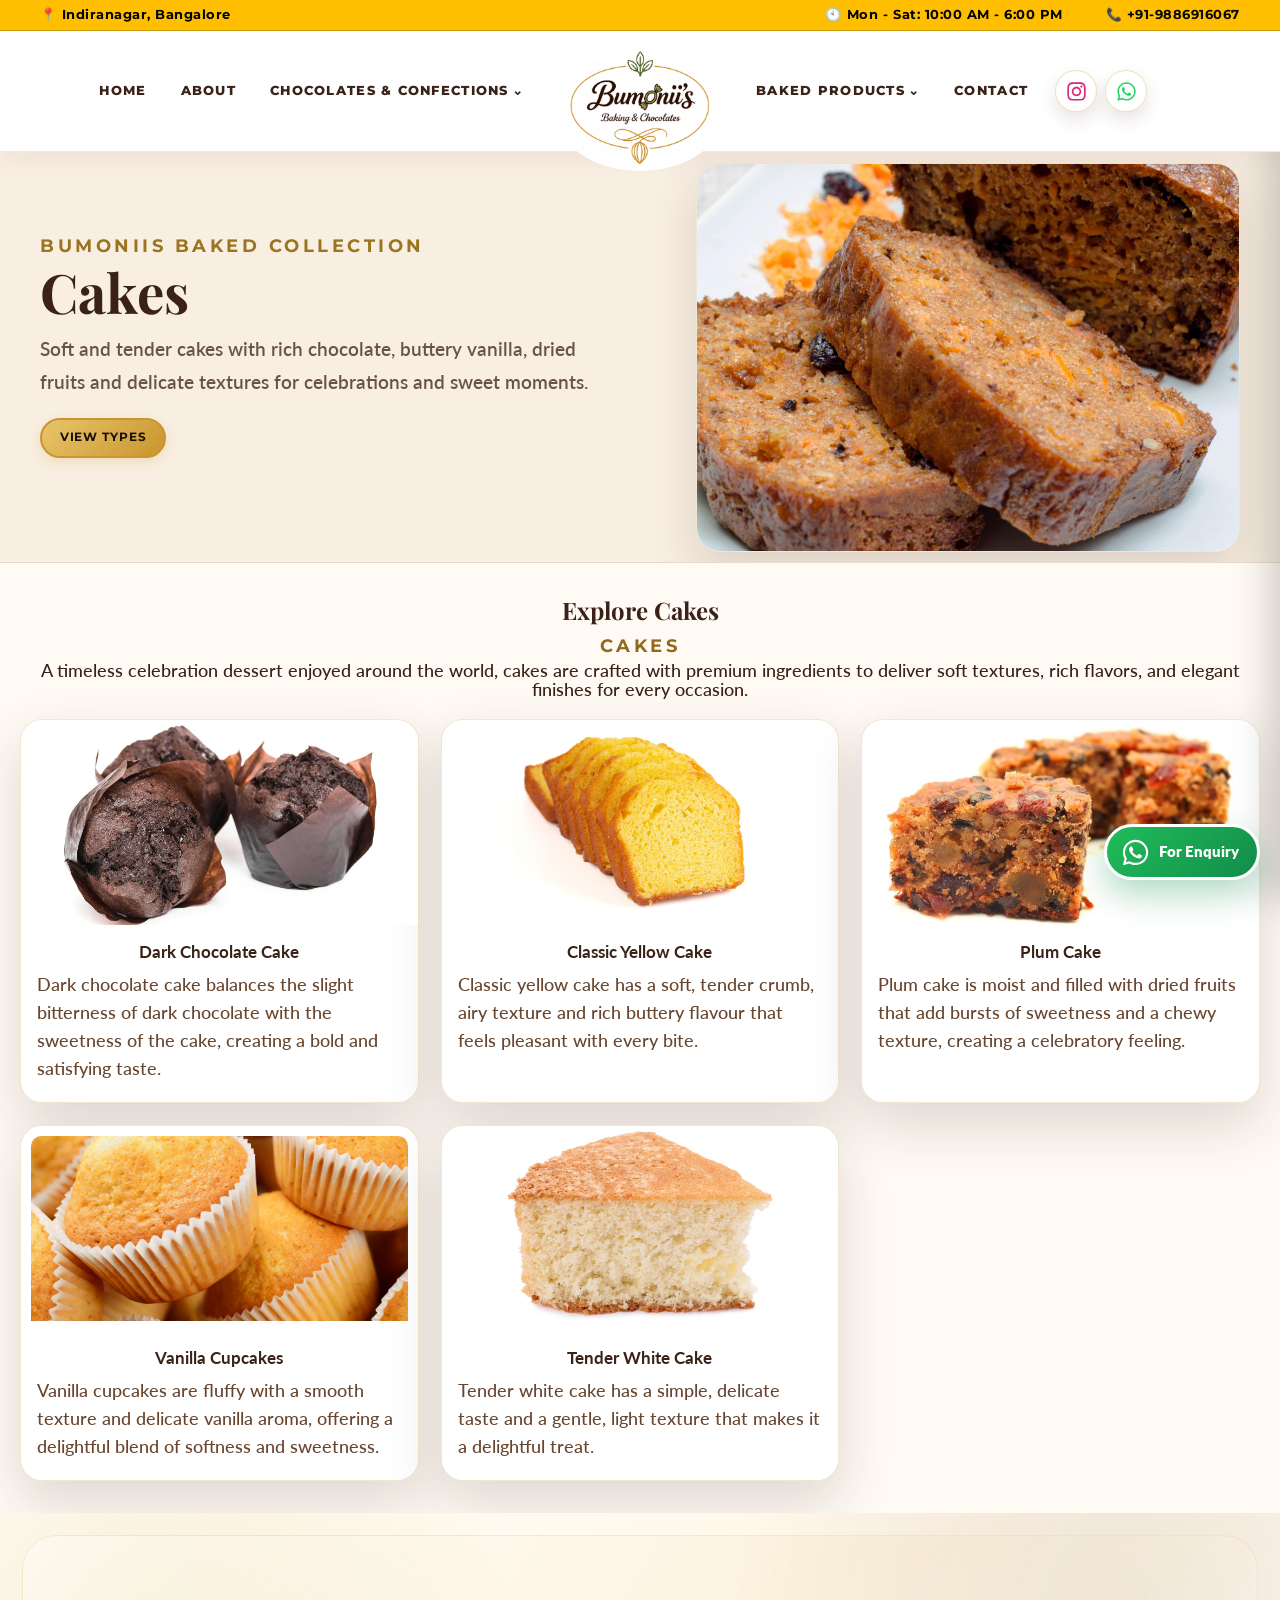
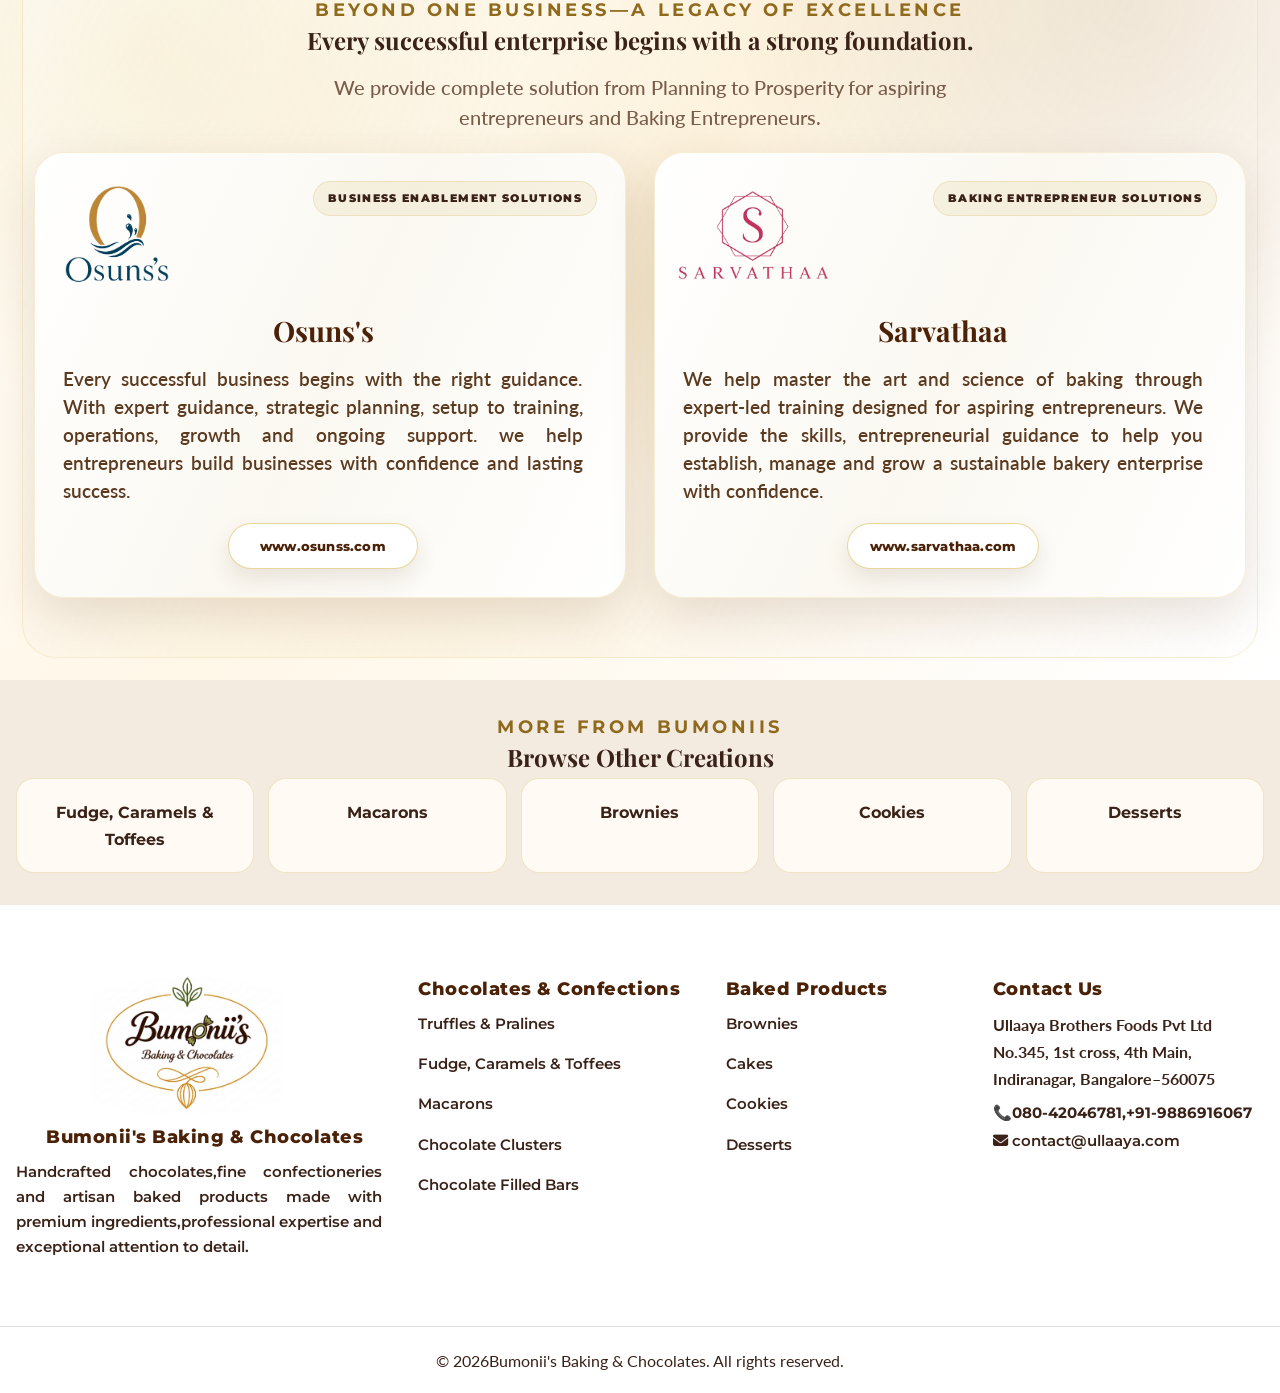
<file: cakes.html>
<!DOCTYPE html>

<html lang="en">

<head>
      <meta charset="utf-8" />
      <meta content="width=device-width, initial-scale=1.0" name="viewport" />
      <title>Cakes | Bumonii's Baking &amp; Chocolates</title>
      <meta content="Soft celebration cakes made fresh with elegant creams, rich flavours and beautiful finishing. Plum cake and cup cake options are included inside this cakes collection. Contact Bumoniis on WhatsApp for details and pricing."
            name="description" />
      <meta content="Cakes — Bumoniis Baking &amp; Chocolates" property="og:title" />
      <meta content="Soft celebration cakes made fresh with elegant creams, rich flavours and beautiful finishing. Plum cake and cup cake options are included inside this cakes collection."
            property="og:description" />
      <meta content="website" property="og:type" />
      <meta content="https://images.unsplash.com/photo-1578985545062-69928b1d9587?q=80&amp;w=1800&amp;auto=format&amp;fit=crop"
            property="og:image" />
      <link href="style.css" rel="stylesheet" />
      <link href="https://fonts.googleapis.com" rel="preconnect" />
      <link crossorigin="" href="https://fonts.gstatic.com" rel="preconnect" />
      <link rel="stylesheet" href="https://cdnjs.cloudflare.com/ajax/libs/font-awesome/6.7.2/css/all.min.css">
</head>

<body>
      <div id="scroll-progress">
      </div>
      <header class="site-header kron-header" id="navbar">
            <div aria-label="Store information" class="kron-info-bar">
                  <div class="container kron-info-inner">
                        <span class="info-item location-info">
                              <span aria-hidden="true" class="info-icon">
                                    📍
                              </span>Indiranagar, Bangalore
                        </span>
                        <span class="info-item time-info">
                              <span aria-hidden="true" class="info-icon">
                                    🕙
                              </span>
                              Mon - Sat: 10:00 AM -
                              6:00 PM
                        </span>
                        <a class="info-item call-info" href="tel:+919886916067">
                              <span aria-hidden="true" class="info-icon">
                              </span>
                              📞 +91-9886916067
                        </a>
                  </div>
            </div>
            <div class="container nav-container">
                  <nav aria-label="Main navigation" class="nav-inner kron-nav">
                        <div class="nav-left-col">
                              <ul class="nav-links">
                                    <li>
                                          <a href="index.html#hero">
                                                Home
                                          </a>
                                    </li>
                                    <li>
                                          <a href="index.html#about">
                                                About
                                          </a>
                                    </li>
                                    <li class="nav-dropdown">
                                          <a href="index.html#products">
                                                Chocolates &amp; Confections
                                                <span aria-hidden="true">
                                                      ⌄
                                                </span>
                                          </a>
                                          <ul class="dropdown-menu">
                                                <li>
                                                      <a href="truffles-pralines.html">
                                                            Truffles &amp; Pralines
                                                      </a>
                                                </li>
                                                <li>
                                                      <a href="fudge-caramels-toffees.html">
                                                            Fudge, Caramels &amp; Toffees
                                                      </a>
                                                </li>
                                                <li>
                                                      <a href="macaroons.html">
                                                            Macarons
                                                      </a>
                                                </li>
                                                <li>
                                                      <a href="chocolate-clusters.html">
                                                            Chocolate Clusters
                                                      </a>
                                                </li>
                                                <li>
                                                      <a href="choconut-filled-bars.html">
                                                            Chocolate Filled Bars
                                                      </a>
                                                </li>
                                          </ul>
                                    </li>
                              </ul>
                        </div>
                        <a aria-label="Bumoniis home" class="brand-logo kron-center-logo" href="index.html">
                              <img alt="Bumoniis Baking &amp; Chocolates logo" src="assets/final.loogo.png" />
                        </a>
                        <div class="nav-right-col">
                              <ul class="nav-links">
                                    <li class="nav-dropdown">
                                          <a href="#">
                                                Baked Products
                                                <span aria-hidden="true">
                                                      ⌄
                                                </span>
                                          </a>
                                          <ul class="dropdown-menu">
                                                <li>
                                                      <a href="brownies.html">
                                                            Brownies
                                                      </a>
                                                </li>
                                                <li>
                                                      <a class="active" href="cakes.html">
                                                            Cakes
                                                      </a>
                                                </li>
                                                <li>
                                                      <a href="cookies.html">
                                                            Cookies
                                                      </a>
                                                </li>
                                                <li>
                                                      <a href="desserts.html">
                                                            Desserts
                                                      </a>
                                                </li>
                                          </ul>
                                    </li>
                                    <li>
                                          <a href="index.html#contact">
                                                Contact
                                          </a>
                                    </li>
                              </ul>
                              <div class="nav-actions">
                                    <a aria-label="Instagram Profile" class="nav-social-icon instagram-icon"
                                          href="https://instagram.com/zenin_.200" rel="noopener noreferrer"
                                          target="_blank"><svg aria-hidden="true" focusable="false"
                                                viewbox="0 0 448 512" xmlns="http://www.w3.org/2000/svg">
                                                <path
                                                      d="M224.1 141c-63.6 0-114.9 51.3-114.9 114.9S160.5 370.8 224.1 370.8 339 319.5 339 255.9 287.7 141 224.1 141zm0 189.6c-41.1 0-74.7-33.5-74.7-74.7s33.5-74.7 74.7-74.7 74.7 33.5 74.7 74.7-33.6 74.7-74.7 74.7zm146.4-194.3c0 14.9-12 26.8-26.8 26.8-14.9 0-26.8-12-26.8-26.8s12-26.8 26.8-26.8 26.8 12 26.8 26.8zm76.1 27.2c-1.7-35.9-9.9-67.7-36.2-93.9S352.4 35.1 316.5 33.4c-37-2.1-147.9-2.1-184.9 0-35.8 1.7-67.6 9.9-93.9 36.1S3.2 127.5 1.5 163.4c-2.1 37-2.1 147.9 0 184.9 1.7 35.9 9.9 67.7 36.2 93.9s58 34.5 93.9 36.2c37 2.1 147.9 2.1 184.9 0 35.9-1.7 67.7-9.9 93.9-36.2s34.5-58 36.2-93.9c2.1-37 2.1-147.8 0-184.8zM398.8 388c-7.8 19.6-22.9 34.7-42.6 42.6-29.5 11.7-99.5 9-132.1 9s-102.7 2.6-132.1-9c-19.6-7.8-34.7-22.9-42.6-42.6-11.7-29.5-9-99.5-9-132.1s-2.6-102.7 9-132.1c7.8-19.6 22.9-34.7 42.6-42.6 29.5-11.7 99.5-9 132.1-9s102.7-2.6 132.1 9c19.6 7.8 34.7 22.9 42.6 42.6 11.7 29.5 9 99.5 9 132.1s2.7 102.7-9 132.1z">
                                                </path>
                                          </svg></a>
                                    <a aria-label="WhatsApp Enquiry" class="nav-social-icon whatsapp-icon"
                                          href="https://wa.me/919886916067?text=Hello%20Bumoniis%2C%20I%20would%20like%20to%20place%20an%20enquiry."
                                          rel="noopener noreferrer" target="_blank"><svg aria-hidden="true"
                                                focusable="false" viewbox="0 0 448 512"
                                                xmlns="http://www.w3.org/2000/svg">
                                                <path
                                                      d="M380.9 97.1C339 55.1 283.2 32 223.9 32c-122.4 0-222 99.6-222 222 0 39.1 10.2 77.3 29.6 111L0 480l117.7-30.9c32.4 17.7 68.9 27 106.1 27h.1c122.3 0 224.1-99.6 224.1-222 0-59.3-25.2-115-67.1-157zm-157 341.6c-33.2 0-65.7-8.9-94-25.7l-6.7-4-69.8 18.3L72 359.2l-4.4-7c-18.5-29.4-28.2-63.3-28.2-98.2 0-101.7 82.8-184.5 184.6-184.5 49.3 0 95.6 19.2 130.4 54.1 34.8 34.9 56.2 81.2 56.1 130.5 0 101.8-84.9 184.6-186.6 184.6zm101.2-138.2c-5.5-2.8-32.8-16.2-37.9-18-5.1-1.9-8.8-2.8-12.5 2.8-3.7 5.5-14.3 18-17.6 21.8-3.2 3.7-6.5 4.2-12 1.4-32.6-16.3-54-29.1-75.5-66-5.7-9.8 5.7-9.1 16.3-30.3 1.8-3.7.9-6.9-.5-9.7-1.4-2.8-12.5-30.1-17.1-41.2-4.5-10.8-9.1-9.3-12.5-9.5-3.2-.2-6.9-.2-10.6-.2s-9.7 1.4-14.8 6.9c-5.1 5.5-19.4 19-19.4 46.3s19.9 53.7 22.6 57.4c2.8 3.7 39.1 59.7 94.8 83.8 35.2 15.2 49 16.5 66.6 13.8 10.7-1.6 32.8-13.4 37.4-26.4 4.6-13 4.6-24.1 3.2-26.4-1.3-2.5-5-3.9-10.5-6.5z">
                                                </path>
                                          </svg></a>
                              </div>
                        </div>
                        <button aria-controls="mobile-drawer" aria-expanded="false" aria-label="Open menu"
                              class="hamburger" id="hamburger" type="button">
                              <span>
                              </span>
                              <span>
                              </span>
                              <span>
                              </span>
                        </button>
                  </nav>
            </div>
      </header>
      <div class="mobile-backdrop" id="mobile-backdrop">
      </div>
      <aside aria-hidden="true" class="mobile-drawer" id="mobile-drawer">
            <div class="drawer-header">
                  <a class="brand-logo drawer-logo" href="index.html">
                        <img alt="Bumoniis logo" src="assets/final.loogo.png" />
                  </a>
                  <button aria-label="Close menu" class="drawer-close" id="drawer-close" type="button">
                        ×
                  </button>
            </div>
            <nav aria-label="Mobile navigation" class="drawer-links">
                  <a href="index.html#hero">
                        Home
                  </a>
                  <a href="index.html#about">
                        About Us
                  </a>
                  <div class="drawer-dropdown">
                        <button aria-expanded="false" class="drawer-dropdown-toggle" type="button">
                              Chocolates &amp; Confections
                              <span aria-hidden="true">
                                    ⌄
                              </span>
                        </button>
                        <div class="drawer-submenu">
                              <a href="truffles-pralines.html">
                                    Truffles &amp; Pralines
                              </a>
                              <a href="fudge-caramels-toffees.html">
                                    Fudge, Caramels &amp; Toffees
                              </a>
                              <a href="macaroons.html">
                                    Macarons
                              </a>
                              <a href="chocolate-clusters.html">
                                    Chocolate Clusters
                              </a>
                              <a href="choconut-filled-bars.html">
                                    Chocolate Filled Bars
                              </a>
                        </div>
                  </div>
                  <div class="drawer-dropdown">
                        <button aria-expanded="false" class="drawer-dropdown-toggle" type="button">
                              Baked Products
                              <span aria-hidden="true">
                                    ⌄
                              </span>
                        </button>
                        <div class="drawer-submenu">
                              <a href="brownies.html">
                                    Brownies
                              </a>
                              <a href="cakes.html">
                                    Cakes
                              </a>
                              <a href="cookies.html">
                                    Cookies
                              </a>
                              <a href="desserts.html">
                                    Desserts
                              </a>
                        </div>
                  </div>
                  <a href="index.html#contact">
                        Contact
                  </a>
            </nav>
            <div class="drawer-footer">
            </div>
      </aside>
      <main>
            <section class="detail-hero banner-cover">
                  <img alt="Cakes hero banner" fetchpriority="high" src="sujjth/Main Products in main page/cake.png" />
                  <div class="detail-overlay">
                  </div>
                  <div class="container detail-content">
                        <nav aria-label="Breadcrumb" class="breadcrumb">
                              <a href="index.html#hero">
                                    Home
                              </a>
                              <span>
                                    ›
                              </span>
                              <span>
                                    Baked
                                    Products
                              </span>
                              <span>
                                    ›
                              </span>
                              <span>
                                    Cakes
                              </span>
                        </nav>
                        <span class="eyebrow">
                              Bumoniis Baked Collection
                        </span>
                        <h1>Cakes</h1>
                        <p>Soft and tender cakes with rich chocolate, buttery vanilla, dried fruits and delicate
                              textures for celebrations and sweet moments.</p>
                        <a class="btn btn-primary" href="#types">
                              View
                              Types
                        </a>
                  </div>
            </section>
            <section class="section product-intro">
                  <div class="container">
                        <div class="section-header">
                              <h2 class="section-title">Explore Cakes</h2>
                        </div>
                                    <div class="section-header">
                             
                            <span class="eyebrow" class="section-title">Cakes</span>
                        </div><p class="center">
                                              A timeless celebration dessert enjoyed around the world, cakes are crafted with premium ingredients to deliver soft textures, rich flavors, and elegant finishes for every occasion.
                                        </p>
                        </div>
                        <div class="types-grid" id="types">
                              <article class="type-card">
                                    <img alt="Chocolate cake" decoding="async" loading="eager"
                                          src="sujjth/final pics/inside ppics/Dark chocolate.png"
                                          class="requested-product-fit" />
                                    <div class="type-card-body">
                                          <h3>Dark Chocolate Cake</h3>
                                          <p>Dark chocolate cake balances the slight bitterness of dark chocolate with
                                                the sweetness of the cake, creating a bold and satisfying taste.</p>
                                    </div>
                              </article>
                              <article class="type-card">
                                    <img alt="Classic Yellow cake" decoding="async" loading="eager"
                                          src="sujjth/Sub products inside the page/cakes/classic yellow cake.png" />
                                    <div class="type-card-body">
                                          <h3>Classic Yellow Cake</h3>
                                          <p>Classic yellow cake has a soft, tender crumb, airy texture and rich buttery
                                                flavour that feels pleasant with every bite.</p>
                                    </div>
                              </article>
                              <article class="type-card">
                                    <img alt="Plum Cake" decoding="async" loading="eager"
                                          src="sujjth/final pics/inside ppics/plum cake.png"
                                          class="requested-product-fit" />
                                    <div class="type-card-body">
                                          <h3>Plum Cake</h3>
                                          <p>Plum cake is moist and filled with dried fruits that add bursts of
                                                sweetness and a chewy texture, creating a celebratory feeling.</p>
                                    </div>
                              </article>
                              <article class="type-card">
                                    <img alt="Vanilla cake" class="product-fit-card" decoding="async" loading="eager"
                                          src="sujjth/Sub products inside the page/cakes/vinalla cake.png" />
                                    <div class="type-card-body">
                                          <h3>Vanilla Cupcakes</h3>
                                          <p>Vanilla cupcakes are fluffy with a smooth texture and delicate vanilla
                                                aroma, offering a delightful blend of softness and sweetness.</p>
                                    </div>
                              </article>
                              <article class="type-card">
                                    <img alt="White Cake" decoding="async" loading="eager"
                                          src="sujjth/final pics/inside ppics/Tender white cake.png"
                                          class="requested-product-fit" />
                                    <div class="type-card-body">
                                          <h3>Tender White Cake</h3>
                                          <p>Tender white cake has a simple, delicate taste and a gentle, light texture
                                                that makes it a delightful treat.</p>
                                    </div>
                              </article>
                        </div>
                  </div>
            </section>
           <section class="section other-business-section" id="other-business">
                        <div class="container">
                                <div class="section-header other-business-header">
                                        <span class="eyebrow">Beyond One Business—A Legacy of Excellence</span>
                                        <h2 class="section-title">Every successful enterprise begins with a strong foundation.</h2>
                                        <p class="section-subtitle">We provide complete solution from Planning to Prosperity for aspiring entrepreneurs and Baking Entrepreneurs.</p>
                                </div>
                                <div class="other-business-grid">
                                        <article class="other-business-card osuns-card reveal-card">
                                                <div class="business-card-top">
                                                        <div class="business-logo-box clean-logo-box">
                                                                <img alt="Osun's Logo" loading="lazy"
                                                                        src="assets/logo.osun.png" />
                                                        </div><span class="business-label">Business enablement solutions</span>
                                                </div>
                                                <div class="business-card-content">
                                                         <h3>Osuns's</h3>
                                                        <p>
                                                               Every successful business begins with the right guidance. With expert guidance, strategic planning, setup to training, operations, growth and ongoing support. we help entrepreneurs build businesses with confidence and lasting success.
                                                        </p>
                                                        <a class="business-link" href="https://www.osunss.com"
                                                                rel="noopener noreferrer"
                                                                target="_blank">www.osunss.com</a>
                                                </div>
                                        </article>
                                        <article class="other-business-card sarvathaa-card reveal-card">
                                                <div class="business-card-top">
                                                        <div class="business-logo-box clean-logo-box">
                                                                <img alt="Sarvathaa Logo" loading="lazy"
                                                                        src="assets/sarvathaa-logo.png" />
                                                        </div><span class="business-label">Baking Entrepreneur Solutions</span>
                                                </div>
                                                <div class="business-card-content">
                                                        <h3>Sarvathaa</h3>
                                                        <p>
                                                               We help master the art and science of baking through expert-led training designed for aspiring entrepreneurs. We provide the skills, entrepreneurial guidance to help you establish, manage and grow a sustainable bakery enterprise with confidence.
                                                        </p>
                                                        <a class="business-link" href="https://www.sarvathaa.com"
                                                                rel="noopener noreferrer"
                                                                target="_blank">www.sarvathaa.com</a>
                                                </div>
                                        </article>
                                </div>
                        </div>
                </section>
            <section class="section products-section">
                  <div class="container">
                        <div class="section-header">
                              <span class="eyebrow">
                                    More from Bumoniis
                              </span>
                              <h2 class="section-title">
                                    Browse Other Creations
                              </h2>
                        </div>
                        <div class="mini-links">
                              <a class="mini-link" href="fudge-caramels-toffees.html">
                                    Fudge, Caramels &amp; Toffees
                              </a>
                              <a class="mini-link" href="macaroons.html">
                                    Macarons
                              </a>
                              <a class="mini-link" href="brownies.html">
                                    Brownies
                              </a>
                              <a class="mini-link" href="cookies.html">
                                    Cookies
                              </a>
                              <a class="mini-link" href="desserts.html">
                                    Desserts
                              </a>
                        </div>
                  </div>
            </section>
      </main>
      <footer class="site-footer" id="contact">
                <div class="container footer-grid footer-grid-updated">
                        <div class="footer-brand-block">
                                <a class="footer-logo footer-logo-left" href="index.html">
                                        <img alt="Bumoniis Baking &amp; Chocolates logo" src="assets/final.loogo.png" />
                                </a>
                                <h3 class="footer-brand-title">Bumonii's Baking &amp; Chocolates</h3>
                                <p>Handcrafted chocolates,fine confectioneries and artisan baked products made with premium ingredients,professional expertise and exceptional attention to detail.</p>
                        </div>
                        <div class="footer-link-block">
                                <h3>Chocolates &amp; Confections</h3>
                                <ul>
                                        <li><a href="truffles-pralines.html">Truffles &amp; Pralines</a></li>
                                        <li><a href="fudge-caramels-toffees.html">Fudge, Caramels &amp; Toffees</a></li>
                                        <li><a href="macaroons.html">Macarons</a></li>
                                        <li><a href="chocolate-clusters.html">Chocolate Clusters</a></li>
                                        <li><a href="choconut-filled-bars.html">Chocolate Filled Bars</a></li>
                                </ul>
                        </div>
                        <div class="footer-link-block">
                                <h3>Baked Products</h3>
                                <ul>
                                        <li><a href="brownies.html">Brownies</a></li>
                                        <li><a href="cakes.html">Cakes</a></li>
                                        <li><a href="cookies.html">Cookies</a></li>
                                        <li><a href="desserts.html">Desserts</a></li>
                                </ul>
                        </div>
                         <div class="footer-contact-block">
                                <h3>Contact Us</h3>
                                <h4>Ullaaya Brothers Foods Pvt Ltd No.345, 1st cross, 4th Main, Indiranagar,
                                        Bangalore–560075
                                </h4>
                                <a class="footer-phone" href="tel:080-42046781"><h4>📞080-42046781,+91-9886916067</h4></a>
                               <a href="mailto:contact@ullaayafoods.com">
                             <i class="fa-solid fa-envelope"></i>   contact@ullaaya.com
</a>
                        </div>
                </div>
                <div class="footer-bottom">© <span id="year"></span>Bumonii's Baking &amp; Chocolates. All rights
                        reserved.</div>
        </footer>
      <a aria-label="For Enquiry on WhatsApp" class="floating-whatsapp"
            href="https://wa.me/919886916067?text=Hello%20Bumoniis%2C%20I%20would%20like%20to%20place%20an%20enquiry."
            rel="noopener noreferrer" target="_blank"><svg aria-hidden="true" focusable="false" viewbox="0 0 448 512"
                  xmlns="http://www.w3.org/2000/svg">
                  <path
                        d="M380.9 97.1C339 55.1 283.2 32 223.9 32c-122.4 0-222 99.6-222 222 0 39.1 10.2 77.3 29.6 111L0 480l117.7-30.9c32.4 17.7 68.9 27 106.1 27h.1c122.3 0 224.1-99.6 224.1-222 0-59.3-25.2-115-67.1-157zm-157 341.6c-33.2 0-65.7-8.9-94-25.7l-6.7-4-69.8 18.3L72 359.2l-4.4-7c-18.5-29.4-28.2-63.3-28.2-98.2 0-101.7 82.8-184.5 184.6-184.5 49.3 0 95.6 19.2 130.4 54.1 34.8 34.9 56.2 81.2 56.1 130.5 0 101.8-84.9 184.6-186.6 184.6zm101.2-138.2c-5.5-2.8-32.8-16.2-37.9-18-5.1-1.9-8.8-2.8-12.5 2.8-3.7 5.5-14.3 18-17.6 21.8-3.2 3.7-6.5 4.2-12 1.4-32.6-16.3-54-29.1-75.5-66-5.7-9.8 5.7-9.1 16.3-30.3 1.8-3.7.9-6.9-.5-9.7-1.4-2.8-12.5-30.1-17.1-41.2-4.5-10.8-9.1-9.3-12.5-9.5-3.2-.2-6.9-.2-10.6-.2s-9.7 1.4-14.8 6.9c-5.1 5.5-19.4 19-19.4 46.3s19.9 53.7 22.6 57.4c2.8 3.7 39.1 59.7 94.8 83.8 35.2 15.2 49 16.5 66.6 13.8 10.7-1.6 32.8-13.4 37.4-26.4 4.6-13 4.6-24.1 3.2-26.4-1.3-2.5-5-3.9-10.5-6.5z">
                  </path>
            </svg><span>For Enquiry</span></a>
      <script src="script.js">
      </script>
</body>

</html>
</file>
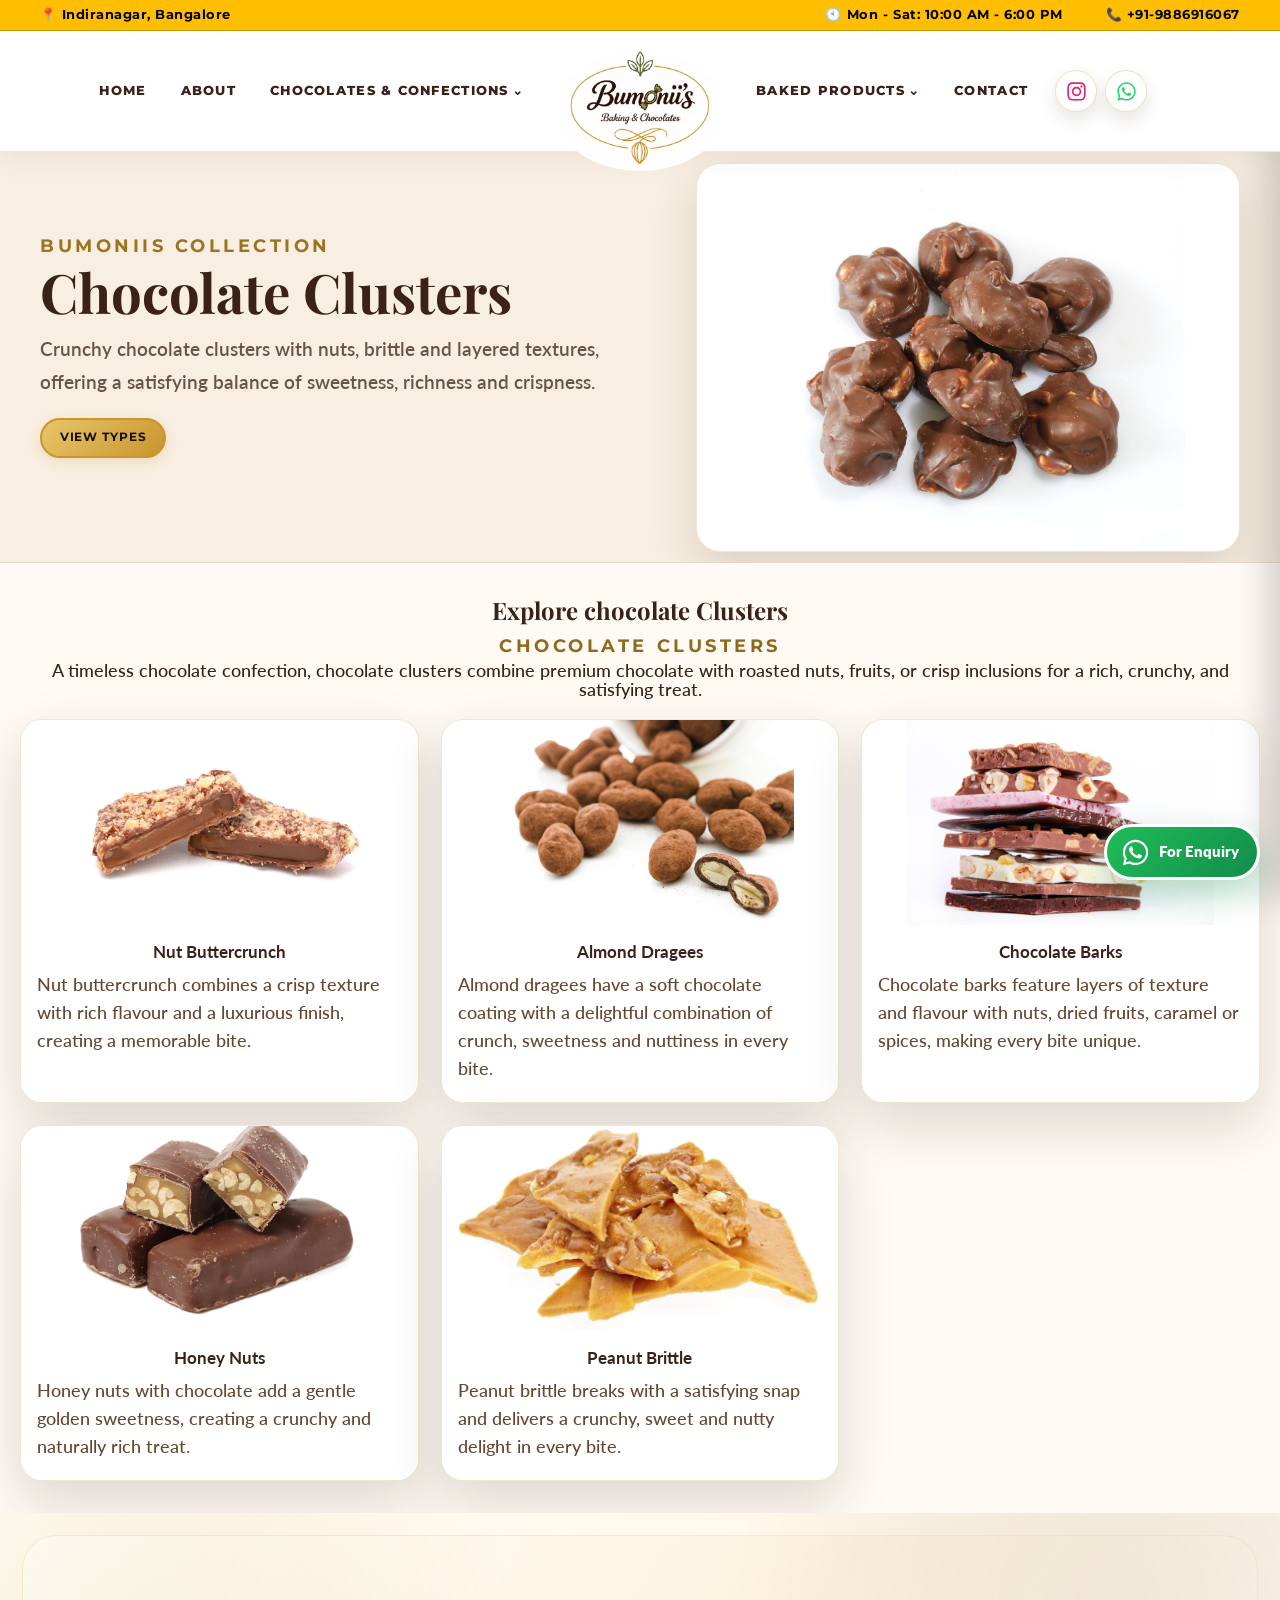
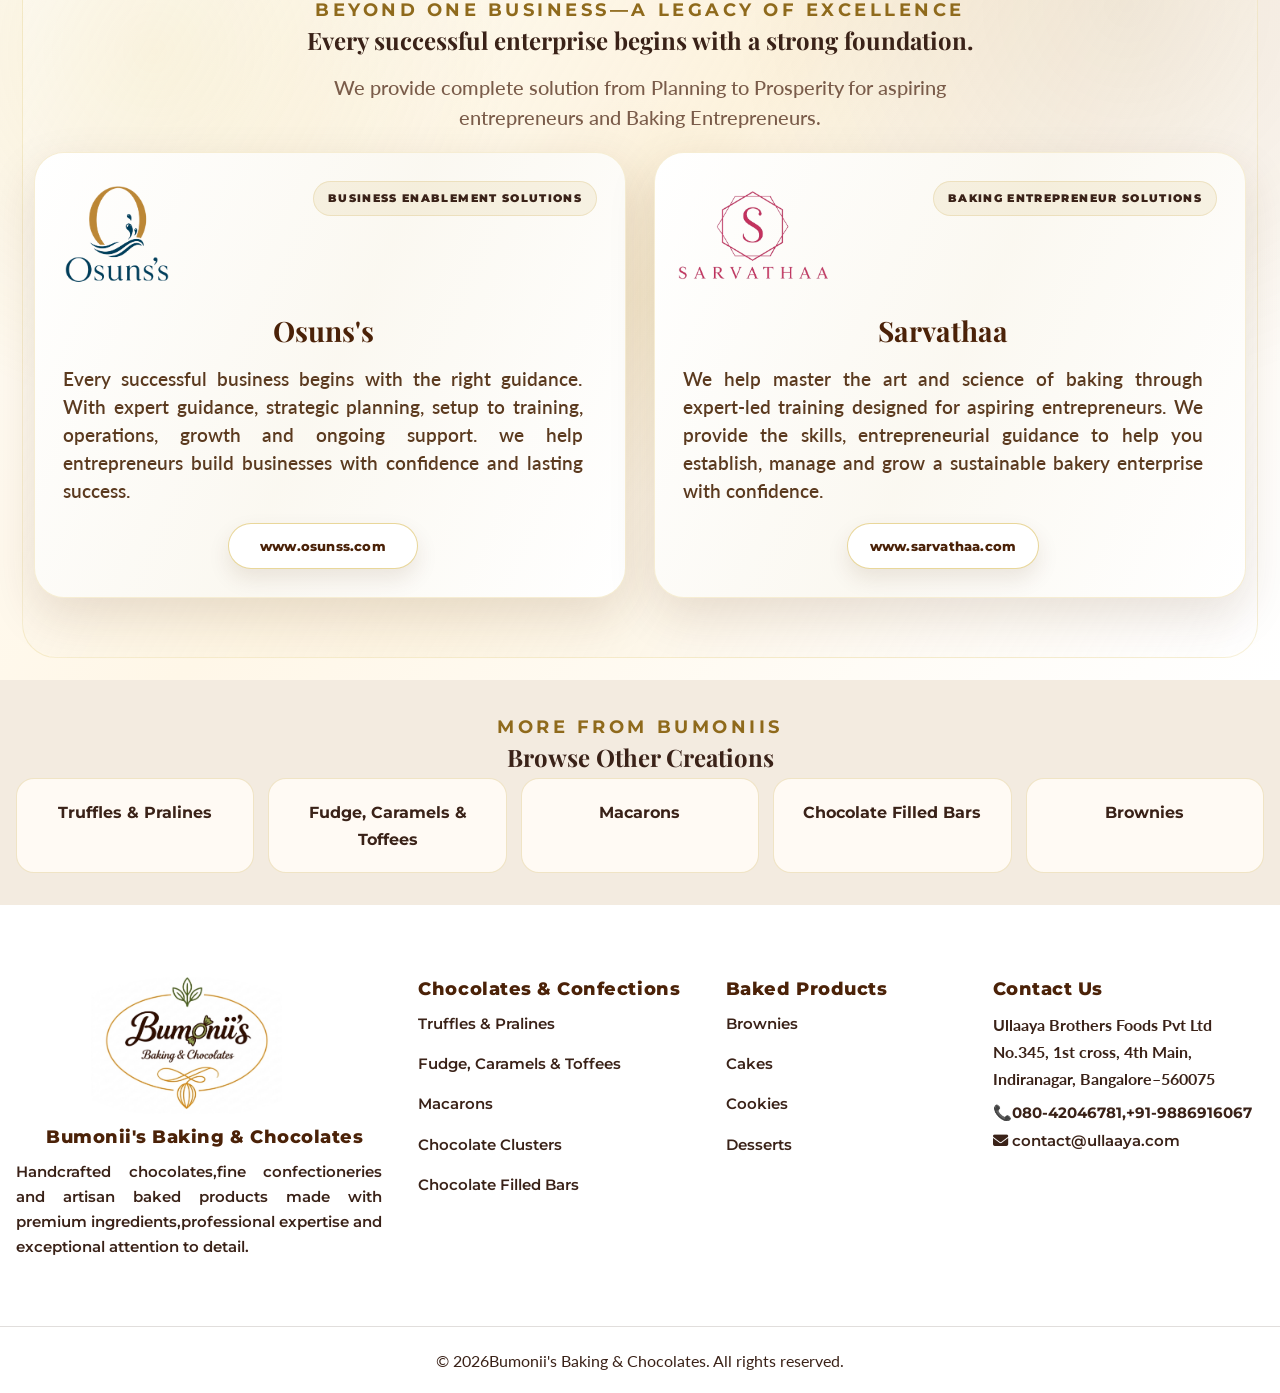
<file: chocolate-clusters.html>
<!DOCTYPE html>

<html lang="en">

<head>
      <meta charset="utf-8" />
      <meta content="width=device-width, initial-scale=1.0" name="viewport" />
      <title>Chocolate Clusters | Bumonii's Baking &amp; Chocolates</title>
      <meta content="Crunchy chocolate clusters blended with nuts, crispies and rich coating for a satisfying handmade bite. Contact Bumoniis on WhatsApp for details and pricing."
            name="description" />
      <meta content="Chocolate Clusters — Bumoniis Baking &amp; Chocolates" property="og:title" />
      <meta content="Crunchy chocolate clusters blended with nuts, crispies and rich coating for a satisfying handmade bite."
            property="og:description" />
      <meta content="website" property="og:type" />
      <meta content="https://images.unsplash.com/photo-1548907040-4d42b3fb88e1?q=80&amp;w=1800&amp;auto=format&amp;fit=crop"
            property="og:image" />
      <link href="style.css" rel="stylesheet" />
      <link href="https://fonts.googleapis.com" rel="preconnect" />
      <link crossorigin="" href="https://fonts.gstatic.com" rel="preconnect" />
      <link rel="stylesheet" href="https://cdnjs.cloudflare.com/ajax/libs/font-awesome/6.7.2/css/all.min.css">
</head>

<body class="chocolate-subproducts-page">
      <div id="scroll-progress">
      </div>
      <header class="site-header kron-header" id="navbar">
            <div aria-label="Store information" class="kron-info-bar">
                  <div class="container kron-info-inner">
                        <span class="info-item location-info">
                              <span aria-hidden="true" class="info-icon">
                                    📍
                              </span>Indiranagar, Bangalore
                        </span>
                        <span class="info-item time-info">
                              <span aria-hidden="true" class="info-icon">
                                    🕙
                              </span>
                              Mon - Sat: 10:00 AM -
                              6:00 PM
                        </span>
                        <a class="info-item call-info" href="tel:+919886916067">
                              <span aria-hidden="true" class="info-icon">
                              </span>
                              📞 +91-9886916067
                        </a>
                  </div>
            </div>
            <div class="container nav-container">
                  <nav aria-label="Main navigation" class="nav-inner kron-nav">
                        <div class="nav-left-col">
                              <ul class="nav-links">
                                    <li>
                                          <a href="index.html#hero">
                                                Home
                                          </a>
                                    </li>
                                    <li>
                                          <a href="index.html#about">
                                                About
                                          </a>
                                    </li>
                                    <li class="nav-dropdown">
                                          <a href="index.html#products">
                                                Chocolates &amp; Confections
                                                <span aria-hidden="true">
                                                      ⌄
                                                </span>
                                          </a>
                                          <ul class="dropdown-menu">
                                                <li>
                                                      <a href="truffles-pralines.html">
                                                            Truffles &amp; Pralines
                                                      </a>
                                                </li>
                                                <li>
                                                      <a href="fudge-caramels-toffees.html">
                                                            Fudge, Caramels &amp; Toffees
                                                      </a>
                                                </li>
                                                <li>
                                                      <a href="macaroons.html">
                                                            Macarons
                                                      </a>
                                                </li>
                                                <li>
                                                      <a class="active" href="chocolate-clusters.html">
                                                            Chocolate Clusters
                                                      </a>
                                                </li>
                                                <li>
                                                      <a href="choconut-filled-bars.html">
                                                            Chocolate Filled Bars
                                                      </a>
                                                </li>
                                          </ul>
                                    </li>
                              </ul>
                        </div>
                        <a aria-label="Bumoniis home" class="brand-logo kron-center-logo" href="index.html">
                              <img alt="Bumoniis Baking &amp; Chocolates logo" src="assets/final.loogo.png" />
                        </a>
                        <div class="nav-right-col">
                              <ul class="nav-links">
                                    <li class="nav-dropdown">
                                          <a href="#">
                                                Baked Products
                                                <span aria-hidden="true">
                                                      ⌄
                                                </span>
                                          </a>
                                          <ul class="dropdown-menu">
                                                <li>
                                                      <a href="brownies.html">
                                                            Brownies
                                                      </a>
                                                </li>
                                                <li>
                                                      <a href="cakes.html">
                                                            Cakes
                                                      </a>
                                                </li>
                                                <li>
                                                      <a href="cookies.html">
                                                            Cookies
                                                      </a>
                                                </li>
                                                <li>
                                                      <a href="desserts.html">
                                                            Desserts
                                                      </a>
                                                </li>
                                          </ul>
                                    </li>
                                    <li>
                                          <a href="index.html#contact">
                                                Contact
                                          </a>
                                    </li>
                              </ul>
                              <div class="nav-actions">
                                    <a aria-label="Instagram Profile" class="nav-social-icon instagram-icon"
                                          href="https://instagram.com/zenin_.200" rel="noopener noreferrer"
                                          target="_blank"><svg aria-hidden="true" focusable="false"
                                                viewbox="0 0 448 512" xmlns="http://www.w3.org/2000/svg">
                                                <path
                                                      d="M224.1 141c-63.6 0-114.9 51.3-114.9 114.9S160.5 370.8 224.1 370.8 339 319.5 339 255.9 287.7 141 224.1 141zm0 189.6c-41.1 0-74.7-33.5-74.7-74.7s33.5-74.7 74.7-74.7 74.7 33.5 74.7 74.7-33.6 74.7-74.7 74.7zm146.4-194.3c0 14.9-12 26.8-26.8 26.8-14.9 0-26.8-12-26.8-26.8s12-26.8 26.8-26.8 26.8 12 26.8 26.8zm76.1 27.2c-1.7-35.9-9.9-67.7-36.2-93.9S352.4 35.1 316.5 33.4c-37-2.1-147.9-2.1-184.9 0-35.8 1.7-67.6 9.9-93.9 36.1S3.2 127.5 1.5 163.4c-2.1 37-2.1 147.9 0 184.9 1.7 35.9 9.9 67.7 36.2 93.9s58 34.5 93.9 36.2c37 2.1 147.9 2.1 184.9 0 35.9-1.7 67.7-9.9 93.9-36.2s34.5-58 36.2-93.9c2.1-37 2.1-147.8 0-184.8zM398.8 388c-7.8 19.6-22.9 34.7-42.6 42.6-29.5 11.7-99.5 9-132.1 9s-102.7 2.6-132.1-9c-19.6-7.8-34.7-22.9-42.6-42.6-11.7-29.5-9-99.5-9-132.1s-2.6-102.7 9-132.1c7.8-19.6 22.9-34.7 42.6-42.6 29.5-11.7 99.5-9 132.1-9s102.7-2.6 132.1 9c19.6 7.8 34.7 22.9 42.6 42.6 11.7 29.5 9 99.5 9 132.1s2.7 102.7-9 132.1z">
                                                </path>
                                          </svg></a>
                                    <a aria-label="WhatsApp Enquiry" class="nav-social-icon whatsapp-icon"
                                          href="https://wa.me/919886916067?text=Hello%20Bumoniis%2C%20I%20would%20like%20to%20place%20an%20enquiry."
                                          rel="noopener noreferrer" target="_blank"><svg aria-hidden="true"
                                                focusable="false" viewbox="0 0 448 512"
                                                xmlns="http://www.w3.org/2000/svg">
                                                <path
                                                      d="M380.9 97.1C339 55.1 283.2 32 223.9 32c-122.4 0-222 99.6-222 222 0 39.1 10.2 77.3 29.6 111L0 480l117.7-30.9c32.4 17.7 68.9 27 106.1 27h.1c122.3 0 224.1-99.6 224.1-222 0-59.3-25.2-115-67.1-157zm-157 341.6c-33.2 0-65.7-8.9-94-25.7l-6.7-4-69.8 18.3L72 359.2l-4.4-7c-18.5-29.4-28.2-63.3-28.2-98.2 0-101.7 82.8-184.5 184.6-184.5 49.3 0 95.6 19.2 130.4 54.1 34.8 34.9 56.2 81.2 56.1 130.5 0 101.8-84.9 184.6-186.6 184.6zm101.2-138.2c-5.5-2.8-32.8-16.2-37.9-18-5.1-1.9-8.8-2.8-12.5 2.8-3.7 5.5-14.3 18-17.6 21.8-3.2 3.7-6.5 4.2-12 1.4-32.6-16.3-54-29.1-75.5-66-5.7-9.8 5.7-9.1 16.3-30.3 1.8-3.7.9-6.9-.5-9.7-1.4-2.8-12.5-30.1-17.1-41.2-4.5-10.8-9.1-9.3-12.5-9.5-3.2-.2-6.9-.2-10.6-.2s-9.7 1.4-14.8 6.9c-5.1 5.5-19.4 19-19.4 46.3s19.9 53.7 22.6 57.4c2.8 3.7 39.1 59.7 94.8 83.8 35.2 15.2 49 16.5 66.6 13.8 10.7-1.6 32.8-13.4 37.4-26.4 4.6-13 4.6-24.1 3.2-26.4-1.3-2.5-5-3.9-10.5-6.5z">
                                                </path>
                                          </svg></a>
                              </div>
                        </div>
                        <button aria-controls="mobile-drawer" aria-expanded="false" aria-label="Open menu"
                              class="hamburger" id="hamburger" type="button">
                              <span>
                              </span>
                              <span>
                              </span>
                              <span>
                              </span>
                        </button>
                  </nav>
            </div>
      </header>
      <div class="mobile-backdrop" id="mobile-backdrop">
      </div>
      <aside aria-hidden="true" class="mobile-drawer" id="mobile-drawer">
            <div class="drawer-header">
                  <a class="brand-logo drawer-logo" href="index.html">
                        <img alt="Bumoniis logo" src="assets/final.loogo.png" />
                  </a>
                  <button aria-label="Close menu" class="drawer-close" id="drawer-close" type="button">
                        ×
                  </button>
            </div>
            <nav aria-label="Mobile navigation" class="drawer-links">
                  <a href="index.html#hero">
                        Home
                  </a>
                  <a href="index.html#about">
                        About Us
                  </a>
                  <div class="drawer-dropdown">
                        <button aria-expanded="false" class="drawer-dropdown-toggle" type="button">
                              Chocolates &amp; Confections
                              <span aria-hidden="true">
                                    ⌄
                              </span>
                        </button>
                        <div class="drawer-submenu">
                              <a href="truffles-pralines.html">
                                    Truffles &amp; Pralines
                              </a>
                              <a href="fudge-caramels-toffees.html">
                                    Fudge, Caramels &amp; Toffees
                              </a>
                              <a href="macaroons.html">
                                    Macarons
                              </a>
                              <a href="chocolate-clusters.html">
                                    Chocolate Clusters
                              </a>
                              <a href="choconut-filled-bars.html">
                                    Chocolate Filled Bars
                              </a>
                        </div>
                  </div>
                  <div class="drawer-dropdown">
                        <button aria-expanded="false" class="drawer-dropdown-toggle" type="button">
                              Baked Products
                              <span aria-hidden="true">
                                    ⌄
                              </span>
                        </button>
                        <div class="drawer-submenu">
                              <a href="brownies.html">
                                    Brownies
                              </a>
                              <a href="cakes.html">
                                    Cakes
                              </a>
                              <a href="cookies.html">
                                    Cookies
                              </a>
                              <a href="desserts.html">
                                    Desserts
                              </a>
                        </div>
                  </div>
                  <a href="index.html#contact">
                        Contact
                  </a>
            </nav>
            <div class="drawer-footer">
            </div>
      </aside>
      <main>
            <section class="detail-hero banner-contain">
                  <img alt="Chocolate Clusters hero banner" fetchpriority="high"
                        src="sujjth/final pics/inside ppics/chocolate cluster.png" />
                  <div class="detail-overlay">
                  </div>
                  <div class="container detail-content">
                        <nav aria-label="Breadcrumb" class="breadcrumb">
                              <a href="index.html#hero">
                                    Home
                              </a>
                              <span>
                                    ›
                              </span>
                              <a href="index.html#products">
                                    Products
                              </a>
                              <span>
                                    ›
                              </span>
                              <span>
                                    Chocolate Clusters
                              </span>
                        </nav>
                        <span class="eyebrow">
                              Bumoniis Collection
                        </span>
                        <h1>Chocolate Clusters</h1>
                        <p>Crunchy chocolate clusters with nuts, brittle and layered textures, offering a satisfying
                              balance of sweetness, richness and crispness.</p>
                        <a class="btn btn-primary" href="#types">
                              View Types
                        </a>
                  </div>
            </section>
            <section class="section product-intro">
                  <div class="container">
                       <div class="section-header">
                              <h2 class="section-title">Explore chocolate Clusters</h2>
                        </div>
                                    <div class="section-header">
                             
                            <span class="eyebrow" class="section-title">Chocolate Clusters</span>
                        </div><p class="center">
                                              A timeless chocolate confection, chocolate clusters combine premium chocolate with roasted nuts, fruits, or crisp inclusions for a rich, crunchy, and satisfying treat.
                                        </p>
                        </div>
                        <div class="types-grid" id="types">
                              <article class="type-card">
                                    <img alt="Nut Butter chrunch" decoding="async" loading="eager"
                                          src="sujjth/final pics/inside ppics/nut buttercrunch.png" />
                                    <div class="type-card-body">
                                          <h3>Nut Buttercrunch</h3>
                                          <p>Nut buttercrunch combines a crisp texture with rich flavour and a luxurious
                                                finish, creating a memorable bite.</p>
                                    </div>
                              </article>
                              <article class="type-card">
                                    <img alt="Almond dragees - Chocolate Clusters" decoding="async" loading="eager"
                                          src="sujjth/Sub products inside the page/Chocolate cluster/almond dragees.png" />
                                    <div class="type-card-body">
                                          <h3>Almond Dragees</h3>
                                          <p>Almond dragees have a soft chocolate coating with a delightful combination
                                                of crunch, sweetness and nuttiness in every bite.</p>
                                    </div>
                              </article>
                              <article class="type-card">
                                    <img alt="Barks- Chocolate Clusters" decoding="async" loading="eager"
                                          src="sujjth/final pics/inside ppics/chocolate barks.png" />
                                    <div class="type-card-body">
                                          <h3>Chocolate Barks</h3>
                                          <p>Chocolate barks feature layers of texture and flavour with nuts, dried
                                                fruits, caramel or spices, making every bite unique.</p>
                                    </div>
                              </article>
                              <article class="type-card">
                                    <img alt="Honey nuts Clusters" decoding="async" loading="eager"
                                          src="sujjth/Sub products inside the page/Chocolate cluster/honey nuts.png" />
                                    <div class="type-card-body">
                                          <h3>Honey Nuts</h3>
                                          <p>Honey nuts with chocolate add a gentle golden sweetness, creating a crunchy
                                                and naturally rich treat.</p>
                                    </div>
                              </article>
                              <article class="type-card">
                                    <img alt="Peanut brittle Clusters" class="product-photo-zoom" decoding="async"
                                          loading="eager"
                                          src="sujjth/final pics/inside ppics/peanut brittle.png" />
                                    <div class="type-card-body">
                                          <h3>Peanut Brittle</h3>
                                          <p>Peanut brittle breaks with a satisfying snap and delivers a crunchy, sweet
                                                and nutty delight in every bite.</p>
                                    </div>
                              </article>
                        </div>
                  </div>
            </section>
            <section class="section other-business-section" id="other-business">
                        <div class="container">
                                <div class="section-header other-business-header">
                                        <span class="eyebrow">Beyond One Business—A Legacy of Excellence</span>
                                        <h2 class="section-title">Every successful enterprise begins with a strong foundation.</h2>
                                        <p class="section-subtitle">We provide complete solution from Planning to Prosperity for aspiring entrepreneurs and Baking Entrepreneurs.</p>
                                </div>
                                <div class="other-business-grid">
                                        <article class="other-business-card osuns-card reveal-card">
                                                <div class="business-card-top">
                                                        <div class="business-logo-box clean-logo-box">
                                                                <img alt="Osun's Logo" loading="lazy"
                                                                        src="assets/logo.osun.png" />
                                                        </div><span class="business-label">Business enablement solutions</span>
                                                </div>
                                                <div class="business-card-content">
                                                          <h3>Osuns's</h3>
                                                        <p>
                                                               Every successful business begins with the right guidance. With expert guidance, strategic planning, setup to training, operations, growth and ongoing support. we help entrepreneurs build businesses with confidence and lasting success.
                                                        </p>
                                                        <a class="business-link" href="https://www.osunss.com"
                                                                rel="noopener noreferrer"
                                                                target="_blank">www.osunss.com</a>
                                                </div>
                                        </article>
                                        <article class="other-business-card sarvathaa-card reveal-card">
                                                <div class="business-card-top">
                                                        <div class="business-logo-box clean-logo-box">
                                                                <img alt="Sarvathaa Logo" loading="lazy"
                                                                        src="assets/sarvathaa-logo.png" />
                                                        </div><span class="business-label">Baking Entrepreneur Solutions</span>
                                                </div>
                                                <div class="business-card-content">
                                                        <h3>Sarvathaa</h3>
                                                        <p>
                                                               We help master the art and science of baking through expert-led training designed for aspiring entrepreneurs. We provide the skills, entrepreneurial guidance to help you establish, manage and grow a sustainable bakery enterprise with confidence.
                                                        </p>
                                                        <a class="business-link" href="https://www.sarvathaa.com"
                                                                rel="noopener noreferrer"
                                                                target="_blank">www.sarvathaa.com</a>
                                                </div>
                                        </article>
                                </div>
                        </div>
                </section>
            <section class="section products-section">
                  <div class="container">
                        <div class="section-header">
                              <span class="eyebrow">
                                    More from Bumoniis
                              </span>
                              <h2 class="section-title">
                                    Browse Other Creations
                              </h2>
                        </div>
                        <div class="mini-links">
                              <a class="mini-link" href="truffles-pralines.html">
                                    Truffles &amp; Pralines
                              </a>
                              <a class="mini-link" href="fudge-caramels-toffees.html">
                                    Fudge, Caramels &amp; Toffees
                              </a>
                              <a class="mini-link" href="macaroons.html">
                                    Macarons
                              </a>
                              <a class="mini-link" href="choconut-filled-bars.html">
                                    Chocolate Filled
                                    Bars
                              </a>
                              <a class="mini-link" href="brownies.html">
                                    Brownies
                              </a>
                        </div>
                  </div>
            </section>
      </main>
       <footer class="site-footer" id="contact">
                <div class="container footer-grid footer-grid-updated">
                        <div class="footer-brand-block">
                                <a class="footer-logo footer-logo-left" href="index.html">
                                        <img alt="Bumoniis Baking &amp; Chocolates logo" src="assets/final.loogo.png" />
                                </a>
                                <h3 class="footer-brand-title">Bumonii's Baking &amp; Chocolates</h3>
                                <p>Handcrafted chocolates,fine confectioneries and artisan baked products made with premium ingredients,professional expertise and exceptional attention to detail.</p>
                        </div>
                        <div class="footer-link-block">
                                <h3>Chocolates &amp; Confections</h3>
                                <ul>
                                        <li><a href="truffles-pralines.html">Truffles &amp; Pralines</a></li>
                                        <li><a href="fudge-caramels-toffees.html">Fudge, Caramels &amp; Toffees</a></li>
                                        <li><a href="macaroons.html">Macarons</a></li>
                                        <li><a href="chocolate-clusters.html">Chocolate Clusters</a></li>
                                        <li><a href="choconut-filled-bars.html">Chocolate Filled Bars</a></li>
                                </ul>
                        </div>
                        <div class="footer-link-block">
                                <h3>Baked Products</h3>
                                <ul>
                                        <li><a href="brownies.html">Brownies</a></li>
                                        <li><a href="cakes.html">Cakes</a></li>
                                        <li><a href="cookies.html">Cookies</a></li>
                                        <li><a href="desserts.html">Desserts</a></li>
                                </ul>
                        </div>
                        <div class="footer-contact-block">
                                <h3>Contact Us</h3>
                                <h4>Ullaaya Brothers Foods Pvt Ltd No.345, 1st cross, 4th Main, Indiranagar,
                                        Bangalore–560075
                                </h4>
                                <a class="footer-phone" href="tel:080-42046781"><h4>📞080-42046781,+91-9886916067</h4></a>
                               <a href="mailto:contact@ullaayafoods.com">
                             <i class="fa-solid fa-envelope"></i>   contact@ullaaya.com
</a>
                        </div>
                </div>
                <div class="footer-bottom">© <span id="year"></span>Bumonii's Baking &amp; Chocolates. All rights
                        reserved.</div>
        </footer>
      <a aria-label="For Enquiry on WhatsApp" class="floating-whatsapp"
            href="https://wa.me/919886916067?text=Hello%20Bumoniis%2C%20I%20would%20like%20to%20place%20an%20enquiry."
            rel="noopener noreferrer" target="_blank"><svg aria-hidden="true" focusable="false" viewbox="0 0 448 512"
                  xmlns="http://www.w3.org/2000/svg">
                  <path
                        d="M380.9 97.1C339 55.1 283.2 32 223.9 32c-122.4 0-222 99.6-222 222 0 39.1 10.2 77.3 29.6 111L0 480l117.7-30.9c32.4 17.7 68.9 27 106.1 27h.1c122.3 0 224.1-99.6 224.1-222 0-59.3-25.2-115-67.1-157zm-157 341.6c-33.2 0-65.7-8.9-94-25.7l-6.7-4-69.8 18.3L72 359.2l-4.4-7c-18.5-29.4-28.2-63.3-28.2-98.2 0-101.7 82.8-184.5 184.6-184.5 49.3 0 95.6 19.2 130.4 54.1 34.8 34.9 56.2 81.2 56.1 130.5 0 101.8-84.9 184.6-186.6 184.6zm101.2-138.2c-5.5-2.8-32.8-16.2-37.9-18-5.1-1.9-8.8-2.8-12.5 2.8-3.7 5.5-14.3 18-17.6 21.8-3.2 3.7-6.5 4.2-12 1.4-32.6-16.3-54-29.1-75.5-66-5.7-9.8 5.7-9.1 16.3-30.3 1.8-3.7.9-6.9-.5-9.7-1.4-2.8-12.5-30.1-17.1-41.2-4.5-10.8-9.1-9.3-12.5-9.5-3.2-.2-6.9-.2-10.6-.2s-9.7 1.4-14.8 6.9c-5.1 5.5-19.4 19-19.4 46.3s19.9 53.7 22.6 57.4c2.8 3.7 39.1 59.7 94.8 83.8 35.2 15.2 49 16.5 66.6 13.8 10.7-1.6 32.8-13.4 37.4-26.4 4.6-13 4.6-24.1 3.2-26.4-1.3-2.5-5-3.9-10.5-6.5z">
                  </path>
            </svg><span>For Enquiry</span></a>
      <script src="script.js">
      </script>
</body>

</html>
</file>
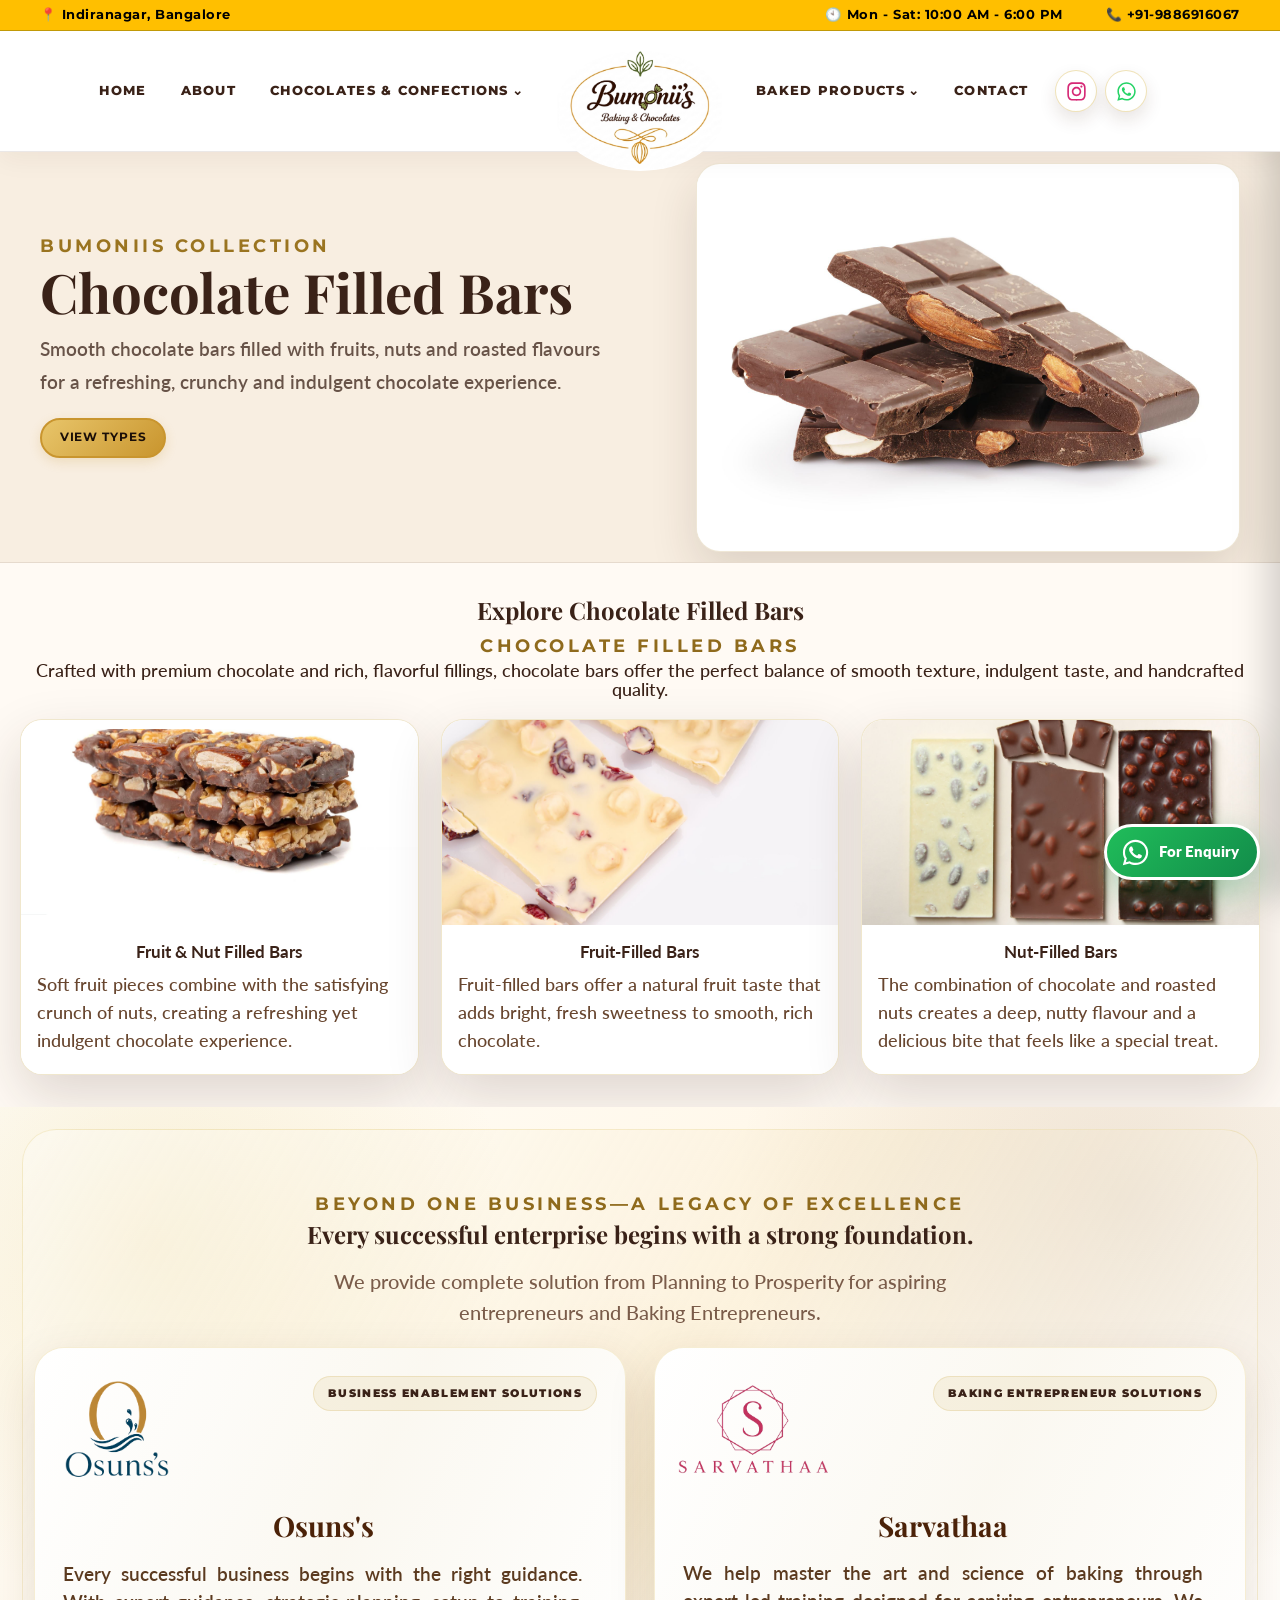
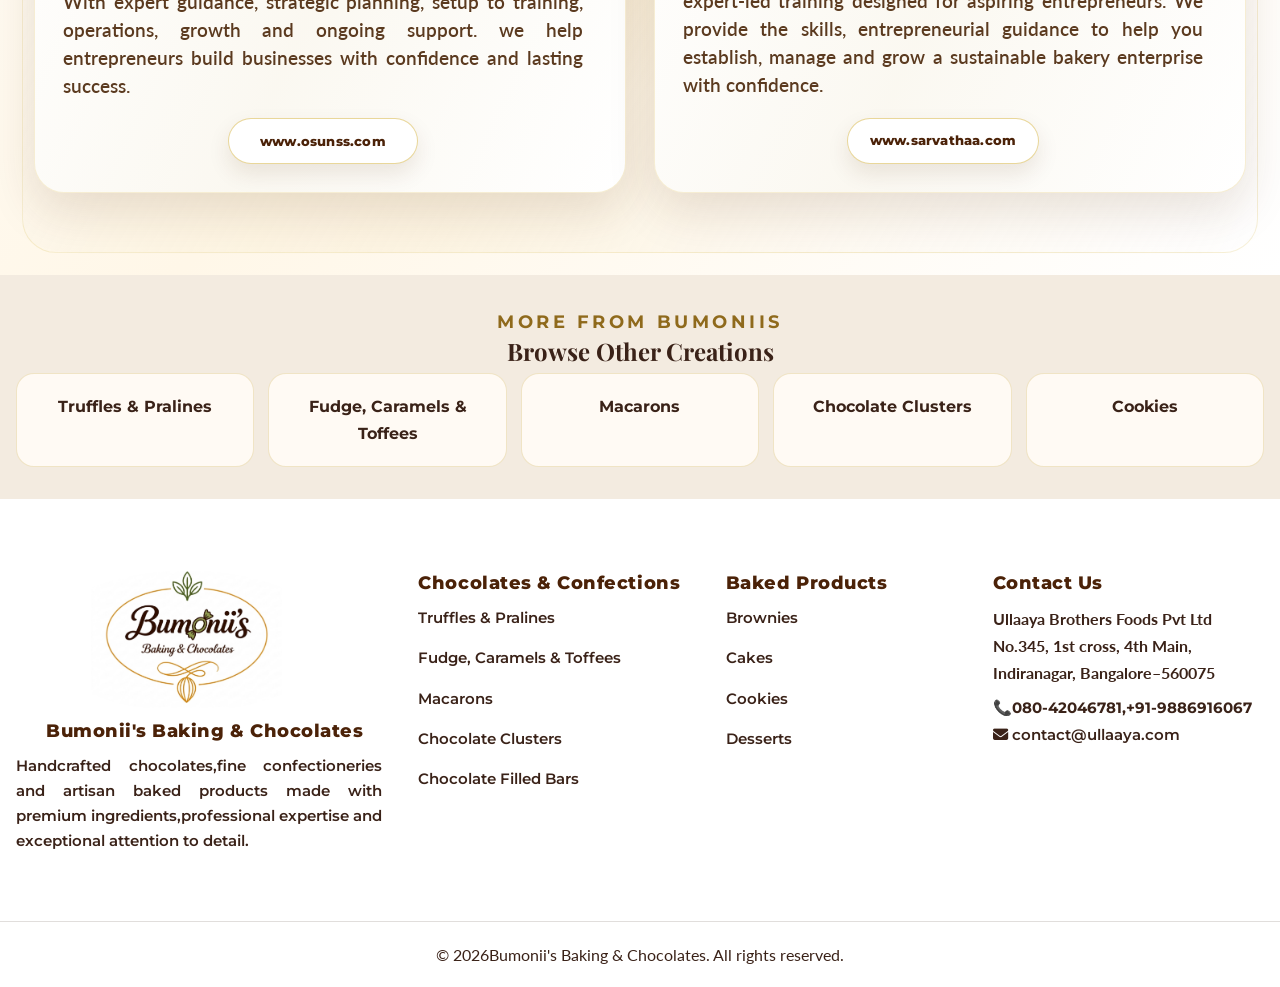
<file: choconut-filled-bars.html>
<!DOCTYPE html>

<html lang="en">

<head>
      <meta charset="utf-8" />
      <meta content="width=device-width, initial-scale=1.0" name="viewport" />
      <title>Chocolate Filled Bars | Bumonii's Baking &amp; Chocolates</title>
      <meta content="Chocolate bars filled with nutty, creamy and crunchy layers for rich flavour and premium snacking. Contact Bumoniis on WhatsApp for details and pricing."
            name="description" />
      <meta content="Chocolate Filled Bars — Bumoniis Baking &amp; Chocolates" property="og:title" />
      <meta content="Chocolate bars filled with nutty, creamy and crunchy layers for rich flavour and premium snacking."
            property="og:description" />
      <meta content="website" property="og:type" />
      <meta content="https://images.unsplash.com/photo-1621939514649-280e2ee25f60?q=80&amp;w=1800&amp;auto=format&amp;fit=crop"
            property="og:image" />
      <link href="style.css" rel="stylesheet" />
      <link href="https://fonts.googleapis.com" rel="preconnect" />
      <link crossorigin="" href="https://fonts.gstatic.com" rel="preconnect" />
      <link rel="stylesheet" href="https://cdnjs.cloudflare.com/ajax/libs/font-awesome/6.7.2/css/all.min.css">
</head>

<body class="chocolate-subproducts-page">
      <div id="scroll-progress">
      </div>
      <header class="site-header kron-header" id="navbar">
            <div aria-label="Store information" class="kron-info-bar">
                  <div class="container kron-info-inner">
                        <span class="info-item location-info">
                              <span aria-hidden="true" class="info-icon">
                                    📍
                              </span>Indiranagar, Bangalore
                        </span>
                        <span class="info-item time-info">
                              <span aria-hidden="true" class="info-icon">
                                    🕙
                              </span>
                              Mon - Sat: 10:00 AM -
                              6:00 PM
                        </span>
                        <a class="info-item call-info" href="tel:+919886916067">
                              <span aria-hidden="true" class="info-icon">
                              </span>
                              📞 +91-9886916067
                        </a>
                  </div>
            </div>
            <div class="container nav-container">
                  <nav aria-label="Main navigation" class="nav-inner kron-nav">
                        <div class="nav-left-col">
                              <ul class="nav-links">
                                    <li>
                                          <a href="index.html#hero">
                                                Home
                                          </a>
                                    </li>
                                    <li>
                                          <a href="index.html#about">
                                                About
                                          </a>
                                    </li>
                                    <li class="nav-dropdown">
                                          <a href="index.html#products">
                                                Chocolates &amp; Confections
                                                <span aria-hidden="true">
                                                      ⌄
                                                </span>
                                          </a>
                                          <ul class="dropdown-menu">
                                                <li>
                                                      <a href="truffles-pralines.html">
                                                            Truffles &amp; Pralines
                                                      </a>
                                                </li>
                                                <li>
                                                      <a href="fudge-caramels-toffees.html">
                                                            Fudge, Caramels &amp; Toffees
                                                      </a>
                                                </li>
                                                <li>
                                                      <a href="macaroons.html">
                                                            Macarons
                                                      </a>
                                                </li>
                                                <li>
                                                      <a href="chocolate-clusters.html">
                                                            Chocolate Clusters
                                                      </a>
                                                </li>
                                                <li>
                                                      <a class="active" href="choconut-filled-bars.html">
                                                            Chocolate Filled Bars
                                                      </a>
                                                </li>
                                          </ul>
                                    </li>
                              </ul>
                        </div>
                        <a aria-label="Bumoniis home" class="brand-logo kron-center-logo" href="index.html">
                              <img alt="Bumoniis Baking &amp; Chocolates logo" src="assets/final.loogo.png" />
                        </a>
                        <div class="nav-right-col">
                              <ul class="nav-links">
                                    <li class="nav-dropdown">
                                          <a href="#">
                                                Baked Products
                                                <span aria-hidden="true">
                                                      ⌄
                                                </span>
                                          </a>
                                          <ul class="dropdown-menu">
                                                <li>
                                                      <a href="brownies.html">
                                                            Brownies
                                                      </a>
                                                </li>
                                                <li>
                                                      <a href="cakes.html">
                                                            Cakes
                                                      </a>
                                                </li>
                                                <li>
                                                      <a href="cookies.html">
                                                            Cookies
                                                      </a>
                                                </li>
                                                <li>
                                                      <a href="desserts.html">
                                                            Desserts
                                                      </a>
                                                </li>
                                          </ul>
                                    </li>
                                    <li>
                                          <a href="index.html#contact">
                                                Contact
                                          </a>
                                    </li>
                              </ul>
                              <div class="nav-actions">
                                    <a aria-label="Instagram Profile" class="nav-social-icon instagram-icon"
                                          href="https://instagram.com/zenin_.200" rel="noopener noreferrer"
                                          target="_blank"><svg aria-hidden="true" focusable="false"
                                                viewbox="0 0 448 512" xmlns="http://www.w3.org/2000/svg">
                                                <path
                                                      d="M224.1 141c-63.6 0-114.9 51.3-114.9 114.9S160.5 370.8 224.1 370.8 339 319.5 339 255.9 287.7 141 224.1 141zm0 189.6c-41.1 0-74.7-33.5-74.7-74.7s33.5-74.7 74.7-74.7 74.7 33.5 74.7 74.7-33.6 74.7-74.7 74.7zm146.4-194.3c0 14.9-12 26.8-26.8 26.8-14.9 0-26.8-12-26.8-26.8s12-26.8 26.8-26.8 26.8 12 26.8 26.8zm76.1 27.2c-1.7-35.9-9.9-67.7-36.2-93.9S352.4 35.1 316.5 33.4c-37-2.1-147.9-2.1-184.9 0-35.8 1.7-67.6 9.9-93.9 36.1S3.2 127.5 1.5 163.4c-2.1 37-2.1 147.9 0 184.9 1.7 35.9 9.9 67.7 36.2 93.9s58 34.5 93.9 36.2c37 2.1 147.9 2.1 184.9 0 35.9-1.7 67.7-9.9 93.9-36.2s34.5-58 36.2-93.9c2.1-37 2.1-147.8 0-184.8zM398.8 388c-7.8 19.6-22.9 34.7-42.6 42.6-29.5 11.7-99.5 9-132.1 9s-102.7 2.6-132.1-9c-19.6-7.8-34.7-22.9-42.6-42.6-11.7-29.5-9-99.5-9-132.1s-2.6-102.7 9-132.1c7.8-19.6 22.9-34.7 42.6-42.6 29.5-11.7 99.5-9 132.1-9s102.7-2.6 132.1 9c19.6 7.8 34.7 22.9 42.6 42.6 11.7 29.5 9 99.5 9 132.1s2.7 102.7-9 132.1z">
                                                </path>
                                          </svg></a>
                                    <a aria-label="WhatsApp Enquiry" class="nav-social-icon whatsapp-icon"
                                          href="https://wa.me/919886916067?text=Hello%20Bumoniis%2C%20I%20would%20like%20to%20place%20an%20enquiry."
                                          rel="noopener noreferrer" target="_blank"><svg aria-hidden="true"
                                                focusable="false" viewbox="0 0 448 512"
                                                xmlns="http://www.w3.org/2000/svg">
                                                <path
                                                      d="M380.9 97.1C339 55.1 283.2 32 223.9 32c-122.4 0-222 99.6-222 222 0 39.1 10.2 77.3 29.6 111L0 480l117.7-30.9c32.4 17.7 68.9 27 106.1 27h.1c122.3 0 224.1-99.6 224.1-222 0-59.3-25.2-115-67.1-157zm-157 341.6c-33.2 0-65.7-8.9-94-25.7l-6.7-4-69.8 18.3L72 359.2l-4.4-7c-18.5-29.4-28.2-63.3-28.2-98.2 0-101.7 82.8-184.5 184.6-184.5 49.3 0 95.6 19.2 130.4 54.1 34.8 34.9 56.2 81.2 56.1 130.5 0 101.8-84.9 184.6-186.6 184.6zm101.2-138.2c-5.5-2.8-32.8-16.2-37.9-18-5.1-1.9-8.8-2.8-12.5 2.8-3.7 5.5-14.3 18-17.6 21.8-3.2 3.7-6.5 4.2-12 1.4-32.6-16.3-54-29.1-75.5-66-5.7-9.8 5.7-9.1 16.3-30.3 1.8-3.7.9-6.9-.5-9.7-1.4-2.8-12.5-30.1-17.1-41.2-4.5-10.8-9.1-9.3-12.5-9.5-3.2-.2-6.9-.2-10.6-.2s-9.7 1.4-14.8 6.9c-5.1 5.5-19.4 19-19.4 46.3s19.9 53.7 22.6 57.4c2.8 3.7 39.1 59.7 94.8 83.8 35.2 15.2 49 16.5 66.6 13.8 10.7-1.6 32.8-13.4 37.4-26.4 4.6-13 4.6-24.1 3.2-26.4-1.3-2.5-5-3.9-10.5-6.5z">
                                                </path>
                                          </svg></a>
                              </div>
                        </div>
                        <button aria-controls="mobile-drawer" aria-expanded="false" aria-label="Open menu"
                              class="hamburger" id="hamburger" type="button">
                              <span>
                              </span>
                              <span>
                              </span>
                              <span>
                              </span>
                        </button>
                  </nav>
            </div>
      </header>
      <div class="mobile-backdrop" id="mobile-backdrop">
      </div>
      <aside aria-hidden="true" class="mobile-drawer" id="mobile-drawer">
            <div class="drawer-header">
                  <a class="brand-logo drawer-logo" href="index.html">
                        <img alt="Bumoniis logo" src="assets/final.loogo.png" />
                  </a>
                  <button aria-label="Close menu" class="drawer-close" id="drawer-close" type="button">
                        ×
                  </button>
            </div>
            <nav aria-label="Mobile navigation" class="drawer-links">
                  <a href="index.html#hero">
                        Home
                  </a>
                  <a href="index.html#about">
                        About Us
                  </a>
                  <div class="drawer-dropdown">
                        <button aria-expanded="false" class="drawer-dropdown-toggle" type="button">
                              Chocolates &amp; Confections
                              <span aria-hidden="true">
                                    ⌄
                              </span>
                        </button>
                        <div class="drawer-submenu">
                              <a href="truffles-pralines.html">
                                    Truffles &amp; Pralines
                              </a>
                              <a href="fudge-caramels-toffees.html">
                                    Fudge, Caramels &amp; Toffees
                              </a>
                              <a href="macaroons.html">
                                    Macarons
                              </a>
                              <a href="chocolate-clusters.html">
                                    Chocolate Clusters
                              </a>
                              <a href="choconut-filled-bars.html">
                                    Chocolate Filled Bars
                              </a>
                        </div>
                  </div>
                  <div class="drawer-dropdown">
                        <button aria-expanded="false" class="drawer-dropdown-toggle" type="button">
                              Baked Products
                              <span aria-hidden="true">
                                    ⌄
                              </span>
                        </button>
                        <div class="drawer-submenu">
                              <a href="brownies.html">
                                    Brownies
                              </a>
                              <a href="cakes.html">
                                    Cakes
                              </a>
                              <a href="cookies.html">
                                    Cookies
                              </a>
                              <a href="desserts.html">
                                    Desserts
                              </a>
                        </div>
                  </div>
                  <a href="index.html#contact">
                        Contact
                  </a>
            </nav>
            <div class="drawer-footer">
            </div>
      </aside>
      <main>
            <section class="detail-hero banner-contain">
                  <img alt="Chocolate Filled Bars hero banner" fetchpriority="high"
                        src="sujjth/Main Products in main page/bars.png" />
                  <div class="detail-overlay">
                  </div>
                  <div class="container detail-content">
                        <nav aria-label="Breadcrumb" class="breadcrumb">
                              <a href="index.html#hero">
                                    Home
                              </a>
                              <span>
                                    ›
                              </span>
                              <a href="index.html#products">
                                    Products
                              </a>
                              <span>
                                    ›
                              </span>
                              <span>
                                    Chocolate Filled Bars
                              </span>
                        </nav>
                        <span class="eyebrow">
                              Bumoniis Collection
                        </span>
                        <h1>Chocolate Filled Bars</h1>
                        <p>Smooth chocolate bars filled with fruits, nuts and roasted flavours for a refreshing, crunchy
                              and indulgent chocolate experience.</p>
                        <a class="btn btn-primary" href="#types">
                              View Types
                        </a>
                  </div>
            </section>
            <section class="section product-intro">
                  <div class="container">
                       <div class="section-header">
                              <h2 class="section-title">Explore Chocolate Filled Bars</h2>
                        </div>
                                    <div class="section-header">
                             
                            <span class="eyebrow" class="section-title">Chocolate Filled Bars</span>
                        </div><p class="center">
                                             Crafted with premium chocolate and rich, flavorful fillings, chocolate bars offer the perfect balance of smooth texture, indulgent taste, and handcrafted quality.
                                        </p>
                        </div>
                        <div class="types-grid" id="types">
                              <article class="type-card">
                                    <img alt="Fruits &amp; Nut Filled Bars" decoding="async" loading="eager"
                                          src="sujjth/Sub products inside the page/Chocolate filled bars/Fruit &amp; nuts bars.png" />
                                    <div class="type-card-body">
                                          <h3>Fruit &amp; Nut Filled Bars</h3>
                                          <p>Soft fruit pieces combine with the satisfying crunch of nuts, creating a
                                                refreshing yet indulgent chocolate experience.</p>
                                    </div>
                              </article>
                              <article class="type-card">
                                    <img alt="Fruit Filled Bars" class="product-photo-zoom" decoding="async"
                                          loading="eager"
                                          src="sujjth/Sub products inside the page/Chocolate filled bars/furit filled bars.png" />
                                    <div class="type-card-body">
                                          <h3>Fruit-Filled Bars</h3>
                                          <p>Fruit-filled bars offer a natural fruit taste that adds bright, fresh
                                                sweetness to smooth, rich chocolate.</p>
                                    </div>
                              </article>
                              <article class="type-card">
                                    <img alt="Nut Filled Bars" class="product-photo-zoom" decoding="async"
                                          loading="eager"
                                          src="sujjth/Sub products inside the page/Chocolate filled bars/nut filled.png" />
                                    <div class="type-card-body">
                                          <h3>Nut-Filled Bars</h3>
                                          <p>The combination of chocolate and roasted nuts creates a deep, nutty flavour
                                                and a delicious bite that feels like a special treat.</p>
                                    </div>
                              </article>
                        </div>
                  </div>
            </section>
           <section class="section other-business-section" id="other-business">
                        <div class="container">
                                <div class="section-header other-business-header">
                                        <span class="eyebrow">Beyond One Business—A Legacy of Excellence</span>
                                        <h2 class="section-title">Every successful enterprise begins with a strong foundation.</h2>
                                        <p class="section-subtitle">We provide complete solution from Planning to Prosperity for aspiring entrepreneurs and Baking Entrepreneurs.</p>
                                </div>
                                <div class="other-business-grid">
                                        <article class="other-business-card osuns-card reveal-card">
                                                <div class="business-card-top">
                                                        <div class="business-logo-box clean-logo-box">
                                                                <img alt="Osun's Logo" loading="lazy"
                                                                        src="assets/logo.osun.png" />
                                                        </div><span class="business-label">Business enablement solutions</span>
                                                </div>
                                                <div class="business-card-content">
                                                          <h3>Osuns's</h3>
                                                        <p>
                                                               Every successful business begins with the right guidance. With expert guidance, strategic planning, setup to training, operations, growth and ongoing support. we help entrepreneurs build businesses with confidence and lasting success.
                                                        </p>
                                                        <a class="business-link" href="https://www.osunss.com"
                                                                rel="noopener noreferrer"
                                                                target="_blank">www.osunss.com</a>
                                                </div>
                                        </article>
                                        <article class="other-business-card sarvathaa-card reveal-card">
                                                <div class="business-card-top">
                                                        <div class="business-logo-box clean-logo-box">
                                                                <img alt="Sarvathaa Logo" loading="lazy"
                                                                        src="assets/sarvathaa-logo.png" />
                                                        </div><span class="business-label">Baking Entrepreneur Solutions</span>
                                                </div>
                                                <div class="business-card-content">
                                                        <h3>Sarvathaa</h3>
                                                        <p>
                                                               We help master the art and science of baking through expert-led training designed for aspiring entrepreneurs. We provide the skills, entrepreneurial guidance to help you establish, manage and grow a sustainable bakery enterprise with confidence.
                                                        </p>
                                                        <a class="business-link" href="https://www.sarvathaa.com"
                                                                rel="noopener noreferrer"
                                                                target="_blank">www.sarvathaa.com</a>
                                                </div>
                                        </article>
                                </div>
                        </div>
                </section>
            <section class="section products-section">
                  <div class="container">
                        <div class="section-header">
                              <span class="eyebrow">
                                    More from Bumoniis
                              </span>
                              <h2 class="section-title">
                                    Browse Other Creations
                              </h2>
                        </div>
                        <div class="mini-links">
                              <a class="mini-link" href="truffles-pralines.html">
                                    Truffles &amp; Pralines
                              </a>
                              <a class="mini-link" href="fudge-caramels-toffees.html">
                                    Fudge, Caramels &amp; Toffees
                              </a>
                              <a class="mini-link" href="macaroons.html">
                                    Macarons
                              </a>
                              <a class="mini-link" href="chocolate-clusters.html">
                                    Chocolate Clusters
                              </a>
                              <a class="mini-link" href="cookies.html">
                                    Cookies
                              </a>
                        </div>
                  </div>
            </section>
      </main>
      <footer class="site-footer" id="contact">
                <div class="container footer-grid footer-grid-updated">
                        <div class="footer-brand-block">
                                <a class="footer-logo footer-logo-left" href="index.html">
                                        <img alt="Bumoniis Baking &amp; Chocolates logo" src="assets/final.loogo.png" />
                                </a>
                                <h3 class="footer-brand-title">Bumonii's Baking &amp; Chocolates</h3>
                                <p>Handcrafted chocolates,fine confectioneries and artisan baked products made with premium ingredients,professional expertise and exceptional attention to detail.</p>
                        </div>
                        <div class="footer-link-block">
                                <h3>Chocolates &amp; Confections</h3>
                                <ul>
                                        <li><a href="truffles-pralines.html">Truffles &amp; Pralines</a></li>
                                        <li><a href="fudge-caramels-toffees.html">Fudge, Caramels &amp; Toffees</a></li>
                                        <li><a href="macaroons.html">Macarons</a></li>
                                        <li><a href="chocolate-clusters.html">Chocolate Clusters</a></li>
                                        <li><a href="choconut-filled-bars.html">Chocolate Filled Bars</a></li>
                                </ul>
                        </div>
                        <div class="footer-link-block">
                                <h3>Baked Products</h3>
                                <ul>
                                        <li><a href="brownies.html">Brownies</a></li>
                                        <li><a href="cakes.html">Cakes</a></li>
                                        <li><a href="cookies.html">Cookies</a></li>
                                        <li><a href="desserts.html">Desserts</a></li>
                                </ul>
                        </div>
                         <div class="footer-contact-block">
                                <h3>Contact Us</h3>
                                <h4>Ullaaya Brothers Foods Pvt Ltd No.345, 1st cross, 4th Main, Indiranagar,
                                        Bangalore–560075
                                </h4>
                                <a class="footer-phone" href="tel:080-42046781"><h4>📞080-42046781,+91-9886916067</h4></a>
                               <a href="mailto:contact@ullaayafoods.com">
                             <i class="fa-solid fa-envelope"></i>   contact@ullaaya.com
</a>
                        </div>
                </div>
                <div class="footer-bottom">© <span id="year"></span>Bumonii's Baking &amp; Chocolates. All rights
                        reserved.</div>
        </footer>
      <a aria-label="For Enquiry on WhatsApp" class="floating-whatsapp"
            href="https://wa.me/919886916067?text=Hello%20Bumoniis%2C%20I%20would%20like%20to%20place%20an%20enquiry."
            rel="noopener noreferrer" target="_blank"><svg aria-hidden="true" focusable="false" viewbox="0 0 448 512"
                  xmlns="http://www.w3.org/2000/svg">
                  <path
                        d="M380.9 97.1C339 55.1 283.2 32 223.9 32c-122.4 0-222 99.6-222 222 0 39.1 10.2 77.3 29.6 111L0 480l117.7-30.9c32.4 17.7 68.9 27 106.1 27h.1c122.3 0 224.1-99.6 224.1-222 0-59.3-25.2-115-67.1-157zm-157 341.6c-33.2 0-65.7-8.9-94-25.7l-6.7-4-69.8 18.3L72 359.2l-4.4-7c-18.5-29.4-28.2-63.3-28.2-98.2 0-101.7 82.8-184.5 184.6-184.5 49.3 0 95.6 19.2 130.4 54.1 34.8 34.9 56.2 81.2 56.1 130.5 0 101.8-84.9 184.6-186.6 184.6zm101.2-138.2c-5.5-2.8-32.8-16.2-37.9-18-5.1-1.9-8.8-2.8-12.5 2.8-3.7 5.5-14.3 18-17.6 21.8-3.2 3.7-6.5 4.2-12 1.4-32.6-16.3-54-29.1-75.5-66-5.7-9.8 5.7-9.1 16.3-30.3 1.8-3.7.9-6.9-.5-9.7-1.4-2.8-12.5-30.1-17.1-41.2-4.5-10.8-9.1-9.3-12.5-9.5-3.2-.2-6.9-.2-10.6-.2s-9.7 1.4-14.8 6.9c-5.1 5.5-19.4 19-19.4 46.3s19.9 53.7 22.6 57.4c2.8 3.7 39.1 59.7 94.8 83.8 35.2 15.2 49 16.5 66.6 13.8 10.7-1.6 32.8-13.4 37.4-26.4 4.6-13 4.6-24.1 3.2-26.4-1.3-2.5-5-3.9-10.5-6.5z">
                  </path>
            </svg><span>For Enquiry</span></a>
      <script src="script.js">
      </script>
</body>

</html>
</file>
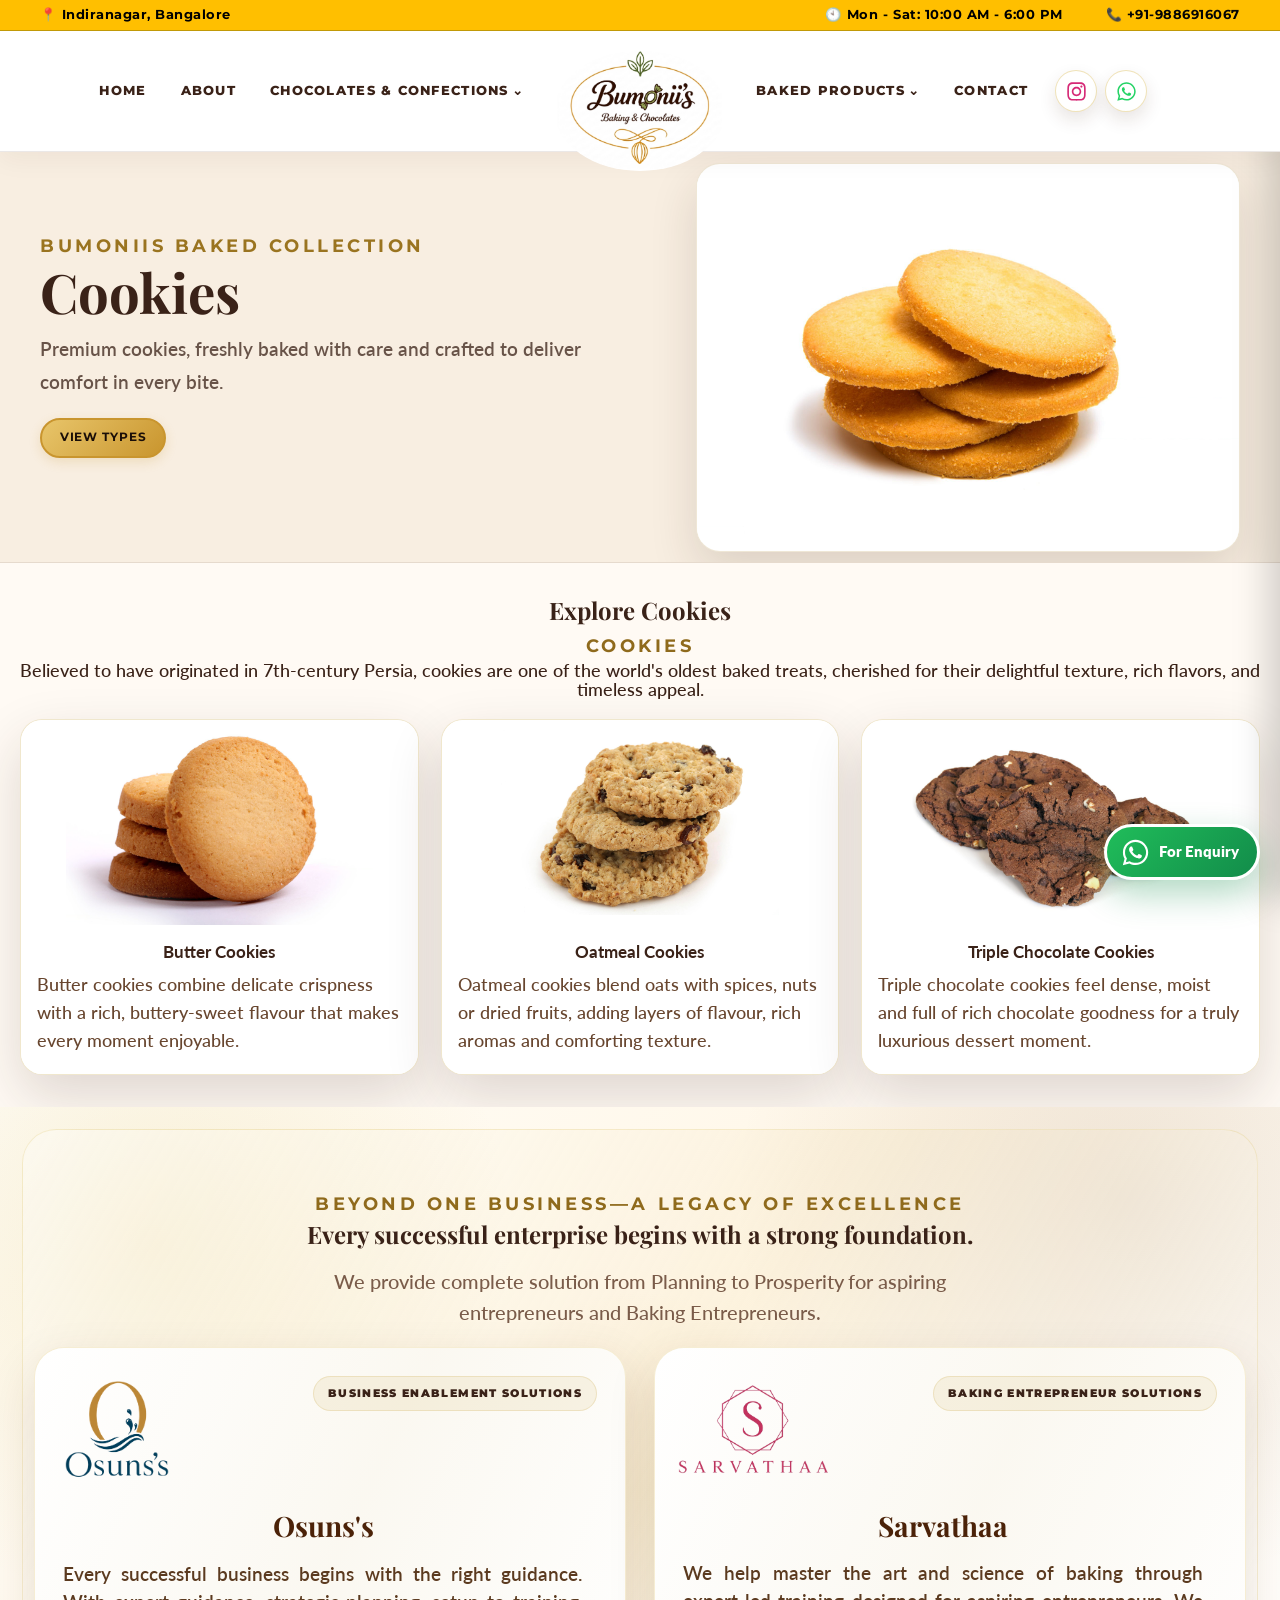
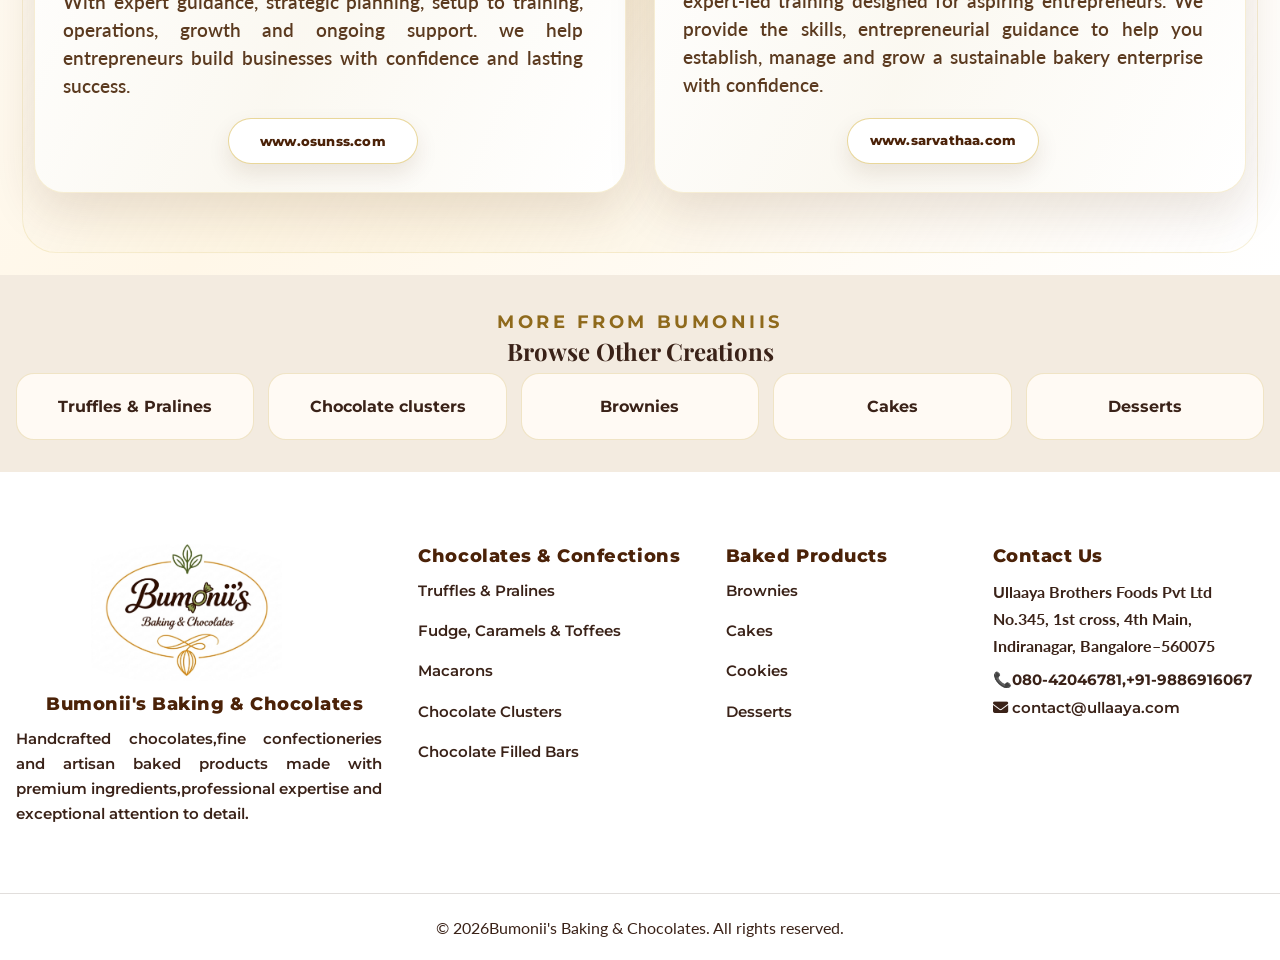
<file: cookies.html>
<!DOCTYPE html>

<html lang="en">

<head>
      <meta charset="utf-8" />
      <meta content="width=device-width, initial-scale=1.0" name="viewport" />
      <title>Cookies | Bumonii's Baking &amp; Chocolates</title>
      <meta content="Crunchy and buttery cookies baked fresh for gifting, tea-time, hampers and premium snacking. Contact Bumoniis on WhatsApp for details and pricing."
            name="description" />
      <meta content="Cookies — Bumoniis Baking &amp; Chocolates" property="og:title" />
      <meta content="Crunchy and buttery cookies baked fresh for gifting, tea-time, hampers and premium snacking."
            property="og:description" />
      <meta content="website" property="og:type" />
      <meta content="https://images.unsplash.com/photo-1558961363-fa8fdf82db35?q=80&amp;w=1800&amp;auto=format&amp;fit=crop"
            property="og:image" />
      <link href="style.css" rel="stylesheet" />
      <link href="https://fonts.googleapis.com" rel="preconnect" />
      <link crossorigin="" href="https://fonts.gstatic.com" rel="preconnect" />
      <link rel="stylesheet" href="https://cdnjs.cloudflare.com/ajax/libs/font-awesome/6.7.2/css/all.min.css">
</head>

<body>
      <div id="scroll-progress">
      </div>
      <header class="site-header kron-header" id="navbar">
            <div aria-label="Store information" class="kron-info-bar">
                  <div class="container kron-info-inner">
                        <span class="info-item location-info">
                              <span aria-hidden="true" class="info-icon">
                                    📍
                              </span>Indiranagar, Bangalore
                        </span>
                        <span class="info-item time-info">
                              <span aria-hidden="true" class="info-icon">
                                    🕙
                              </span>
                              Mon - Sat: 10:00 AM -
                              6:00 PM
                        </span>
                        <a class="info-item call-info" href="tel:+919886916067">
                              <span aria-hidden="true" class="info-icon">
                              </span>
                              📞 +91-9886916067
                        </a>
                  </div>
            </div>
            <div class="container nav-container">
                  <nav aria-label="Main navigation" class="nav-inner kron-nav">
                        <div class="nav-left-col">
                              <ul class="nav-links">
                                    <li>
                                          <a href="index.html#hero">
                                                Home
                                          </a>
                                    </li>
                                    <li>
                                          <a href="index.html#about">
                                                About
                                          </a>
                                    </li>
                                    <li class="nav-dropdown">
                                          <a href="index.html#products">
                                                Chocolates &amp; Confections
                                                <span aria-hidden="true">
                                                      ⌄
                                                </span>
                                          </a>
                                          <ul class="dropdown-menu">
                                                <li>
                                                      <a href="truffles-pralines.html">
                                                            Truffles &amp; Pralines
                                                      </a>
                                                </li>
                                                <li>
                                                      <a href="fudge-caramels-toffees.html">
                                                            Fudge, Caramels &amp; Toffees
                                                      </a>
                                                </li>
                                                <li>
                                                      <a href="macaroons.html">
                                                            Macarons
                                                      </a>
                                                </li>
                                                <li>
                                                      <a href="chocolate-clusters.html">
                                                            Chocolate Clusters
                                                      </a>
                                                </li>
                                                <li>
                                                      <a href="choconut-filled-bars.html">
                                                            Chocolate Filled Bars
                                                      </a>
                                                </li>
                                          </ul>
                                    </li>
                              </ul>
                        </div>
                        <a aria-label="Bumoniis home" class="brand-logo kron-center-logo" href="index.html">
                              <img alt="Bumoniis Baking &amp; Chocolates logo" src="assets/final.loogo.png" />
                        </a>
                        <div class="nav-right-col">
                              <ul class="nav-links">
                                    <li class="nav-dropdown">
                                          <a href="#">
                                                Baked Products
                                                <span aria-hidden="true">
                                                      ⌄
                                                </span>
                                          </a>
                                          <ul class="dropdown-menu">
                                                <li>
                                                      <a href="brownies.html">
                                                            Brownies
                                                      </a>
                                                </li>
                                                <li>
                                                      <a href="cakes.html">
                                                            Cakes
                                                      </a>
                                                </li>
                                                <li>
                                                      <a class="active" href="cookies.html">
                                                            Cookies
                                                      </a>
                                                </li>
                                                <li>
                                                      <a href="desserts.html">
                                                            Desserts
                                                      </a>
                                                </li>
                                          </ul>
                                    </li>
                                    <li>
                                          <a href="index.html#contact">
                                                Contact
                                          </a>
                                    </li>
                              </ul>
                              <div class="nav-actions">
                                    <a aria-label="Instagram Profile" class="nav-social-icon instagram-icon"
                                          href="https://instagram.com/zenin_.200" rel="noopener noreferrer"
                                          target="_blank"><svg aria-hidden="true" focusable="false"
                                                viewbox="0 0 448 512" xmlns="http://www.w3.org/2000/svg">
                                                <path
                                                      d="M224.1 141c-63.6 0-114.9 51.3-114.9 114.9S160.5 370.8 224.1 370.8 339 319.5 339 255.9 287.7 141 224.1 141zm0 189.6c-41.1 0-74.7-33.5-74.7-74.7s33.5-74.7 74.7-74.7 74.7 33.5 74.7 74.7-33.6 74.7-74.7 74.7zm146.4-194.3c0 14.9-12 26.8-26.8 26.8-14.9 0-26.8-12-26.8-26.8s12-26.8 26.8-26.8 26.8 12 26.8 26.8zm76.1 27.2c-1.7-35.9-9.9-67.7-36.2-93.9S352.4 35.1 316.5 33.4c-37-2.1-147.9-2.1-184.9 0-35.8 1.7-67.6 9.9-93.9 36.1S3.2 127.5 1.5 163.4c-2.1 37-2.1 147.9 0 184.9 1.7 35.9 9.9 67.7 36.2 93.9s58 34.5 93.9 36.2c37 2.1 147.9 2.1 184.9 0 35.9-1.7 67.7-9.9 93.9-36.2s34.5-58 36.2-93.9c2.1-37 2.1-147.8 0-184.8zM398.8 388c-7.8 19.6-22.9 34.7-42.6 42.6-29.5 11.7-99.5 9-132.1 9s-102.7 2.6-132.1-9c-19.6-7.8-34.7-22.9-42.6-42.6-11.7-29.5-9-99.5-9-132.1s-2.6-102.7 9-132.1c7.8-19.6 22.9-34.7 42.6-42.6 29.5-11.7 99.5-9 132.1-9s102.7-2.6 132.1 9c19.6 7.8 34.7 22.9 42.6 42.6 11.7 29.5 9 99.5 9 132.1s2.7 102.7-9 132.1z">
                                                </path>
                                          </svg></a>
                                    <a aria-label="WhatsApp Enquiry" class="nav-social-icon whatsapp-icon"
                                          href="https://wa.me/919886916067?text=Hello%20Bumoniis%2C%20I%20would%20like%20to%20place%20an%20enquiry."
                                          rel="noopener noreferrer" target="_blank"><svg aria-hidden="true"
                                                focusable="false" viewbox="0 0 448 512"
                                                xmlns="http://www.w3.org/2000/svg">
                                                <path
                                                      d="M380.9 97.1C339 55.1 283.2 32 223.9 32c-122.4 0-222 99.6-222 222 0 39.1 10.2 77.3 29.6 111L0 480l117.7-30.9c32.4 17.7 68.9 27 106.1 27h.1c122.3 0 224.1-99.6 224.1-222 0-59.3-25.2-115-67.1-157zm-157 341.6c-33.2 0-65.7-8.9-94-25.7l-6.7-4-69.8 18.3L72 359.2l-4.4-7c-18.5-29.4-28.2-63.3-28.2-98.2 0-101.7 82.8-184.5 184.6-184.5 49.3 0 95.6 19.2 130.4 54.1 34.8 34.9 56.2 81.2 56.1 130.5 0 101.8-84.9 184.6-186.6 184.6zm101.2-138.2c-5.5-2.8-32.8-16.2-37.9-18-5.1-1.9-8.8-2.8-12.5 2.8-3.7 5.5-14.3 18-17.6 21.8-3.2 3.7-6.5 4.2-12 1.4-32.6-16.3-54-29.1-75.5-66-5.7-9.8 5.7-9.1 16.3-30.3 1.8-3.7.9-6.9-.5-9.7-1.4-2.8-12.5-30.1-17.1-41.2-4.5-10.8-9.1-9.3-12.5-9.5-3.2-.2-6.9-.2-10.6-.2s-9.7 1.4-14.8 6.9c-5.1 5.5-19.4 19-19.4 46.3s19.9 53.7 22.6 57.4c2.8 3.7 39.1 59.7 94.8 83.8 35.2 15.2 49 16.5 66.6 13.8 10.7-1.6 32.8-13.4 37.4-26.4 4.6-13 4.6-24.1 3.2-26.4-1.3-2.5-5-3.9-10.5-6.5z">
                                                </path>
                                          </svg></a>
                              </div>
                        </div>
                        <button aria-controls="mobile-drawer" aria-expanded="false" aria-label="Open menu"
                              class="hamburger" id="hamburger" type="button">
                              <span>
                              </span>
                              <span>
                              </span>
                              <span>
                              </span>
                        </button>
                  </nav>
            </div>
      </header>
      <div class="mobile-backdrop" id="mobile-backdrop">
      </div>
      <aside aria-hidden="true" class="mobile-drawer" id="mobile-drawer">
            <div class="drawer-header">
                  <a class="brand-logo drawer-logo" href="index.html">
                        <img alt="Bumoniis logo" src="assets/final.loogo.png" />
                  </a>
                  <button aria-label="Close menu" class="drawer-close" id="drawer-close" type="button">
                        ×
                  </button>
            </div>
            <nav aria-label="Mobile navigation" class="drawer-links">
                  <a href="index.html#hero">
                        Home
                  </a>
                  <a href="index.html#about">
                        About Us
                  </a>
                  <div class="drawer-dropdown">
                        <button aria-expanded="false" class="drawer-dropdown-toggle" type="button">
                              Chocolates &amp; Confections
                              <span aria-hidden="true">
                                    ⌄
                              </span>
                        </button>
                        <div class="drawer-submenu">
                              <a href="truffles-pralines.html">
                                    Truffles &amp; Pralines
                              </a>
                              <a href="fudge-caramels-toffees.html">
                                    Fudge, Caramels &amp; Toffees
                              </a>
                              <a href="macaroons.html">
                                    Macarons
                              </a>
                              <a href="chocolate-clusters.html">
                                    Chocolate Clusters
                              </a>
                              <a href="choconut-filled-bars.html">
                                    Chocolate Filled Bars
                              </a>
                        </div>
                  </div>
                  <div class="drawer-dropdown">
                        <button aria-expanded="false" class="drawer-dropdown-toggle" type="button">
                              Baked Products
                              <span aria-hidden="true">
                                    ⌄
                              </span>
                        </button>
                        <div class="drawer-submenu">
                              <a href="brownies.html">
                                    Brownies
                              </a>
                              <a href="cakes.html">
                                    Cakes
                              </a>
                              <a href="cookies.html">
                                    Cookies
                              </a>
                              <a href="desserts.html">
                                    Desserts
                              </a>
                        </div>
                  </div>
                  <a href="index.html#contact">
                        Contact
                  </a>
            </nav>
            <div class="drawer-footer">
            </div>
      </aside>
      <main>
            <section class="detail-hero banner-contain">
                  <img alt="Cookies hero banner" fetchpriority="high"
                        src="sujjth/Main Products in main page/cookies.png" />
                  <div class="detail-overlay">
                  </div>
                  <div class="container detail-content">
                        <nav aria-label="Breadcrumb" class="breadcrumb">
                              <a href="index.html#hero">
                                    Home
                              </a>
                              <span>
                                    ›
                              </span>
                              <span>
                                    Baked
                                    Products
                              </span>
                              <span>
                                    ›
                              </span>
                              <span>
                                    Cookies
                              </span>
                        </nav>
                        <span class="eyebrow">
                              Bumoniis Baked
                              Collection
                        </span>
                        <h1>Cookies</h1>
                        <p>Premium cookies, freshly baked with care and crafted to deliver comfort in every bite.</p>
                        <a class="btn btn-primary" href="#types">
                              View Types
                        </a>
                  </div>
            </section>
            <section class="section product-intro">
                  <div class="container">
                        <div class="section-header">
                              <h2 class="section-title">Explore Cookies</h2>
                        </div>
                                    <div class="section-header">
                             
                            <span class="eyebrow" class="section-title">Cookies</span>
                        </div><p class="center">
                                             Believed to have originated in 7th-century Persia, cookies are one of the world's oldest baked treats, cherished for their delightful texture, rich flavors, and timeless appeal.
                                        </p>
                        </div>
                        <div class="types-grid" id="types">
                              <article class="type-card">
                                    <img alt="Butter Cookies" decoding="async" loading="eager"
                                          src="sujjth/final pics/inside ppics/butter cookies.png" />
                                    <div class="type-card-body">
                                          <h3>Butter Cookies</h3>
                                          <p>Butter cookies combine delicate crispness with a rich, buttery-sweet
                                                flavour that makes every moment enjoyable.</p>
                                    </div>
                              </article>
                              <article class="type-card">
                                    <img alt="Oatmeals cookies" class="product-fit-card" decoding="async"
                                          loading="eager"
                                          src="sujjth/final pics/inside ppics/oatmeal cookies.png" />
                                    <div class="type-card-body">
                                          <h3>Oatmeal Cookies</h3>
                                          <p>Oatmeal cookies blend oats with spices, nuts or dried fruits, adding layers
                                                of flavour, rich aromas and comforting texture.</p>
                                    </div>
                              </article>
                              <article class="type-card">
                                    <img alt="Triple chocolate Cookies" decoding="async" loading="eager"
                                          src="sujjth/Sub products inside the page/cookies/triple chocolate cookies.png" />
                                    <div class="type-card-body">
                                          <h3>Triple Chocolate Cookies</h3>
                                          <p>Triple chocolate cookies feel dense, moist and full of rich chocolate
                                                goodness for a truly luxurious dessert moment.</p>
                                    </div>
                              </article>
                        </div>
                  </div>
            </section>
            <section class="section other-business-section" id="other-business">
                        <div class="container">
                                <div class="section-header other-business-header">
                                        <span class="eyebrow">Beyond One Business—A Legacy of Excellence</span>
                                        <h2 class="section-title">Every successful enterprise begins with a strong foundation.</h2>
                                        <p class="section-subtitle">We provide complete solution from Planning to Prosperity for aspiring entrepreneurs and Baking Entrepreneurs.</p>
                                </div>
                                <div class="other-business-grid">
                                        <article class="other-business-card osuns-card reveal-card">
                                                <div class="business-card-top">
                                                        <div class="business-logo-box clean-logo-box">
                                                                <img alt="Osun's Logo" loading="lazy"
                                                                        src="assets/logo.osun.png" />
                                                        </div><span class="business-label">Business enablement solutions</span>
                                                </div>
                                                <div class="business-card-content">
                                                         <h3>Osuns's</h3>
                                                        <p>
                                                               Every successful business begins with the right guidance. With expert guidance, strategic planning, setup to training, operations, growth and ongoing support. we help entrepreneurs build businesses with confidence and lasting success.
                                                        </p>
                                                        <a class="business-link" href="https://www.osunss.com"
                                                                rel="noopener noreferrer"
                                                                target="_blank">www.osunss.com</a>
                                                </div>
                                        </article>
                                        <article class="other-business-card sarvathaa-card reveal-card">
                                                <div class="business-card-top">
                                                        <div class="business-logo-box clean-logo-box">
                                                                <img alt="Sarvathaa Logo" loading="lazy"
                                                                        src="assets/sarvathaa-logo.png" />
                                                        </div><span class="business-label">Baking Entrepreneur Solutions</span>
                                                </div>
                                                <div class="business-card-content">
                                                        <h3>Sarvathaa</h3>
                                                        <p>
                                                               We help master the art and science of baking through expert-led training designed for aspiring entrepreneurs. We provide the skills, entrepreneurial guidance to help you establish, manage and grow a sustainable bakery enterprise with confidence.
                                                        </p>
                                                        <a class="business-link" href="https://www.sarvathaa.com"
                                                                rel="noopener noreferrer"
                                                                target="_blank">www.sarvathaa.com</a>
                                                </div>
                                        </article>
                                </div>
                        </div>
                </section>
            <section class="section products-section">
                  <div class="container">
                        <div class="section-header">
                              <span class="eyebrow">
                                    More from Bumoniis
                              </span>
                              <h2 class="section-title">
                                    Browse Other Creations
                              </h2>
                        </div>
                        <div class="mini-links">
                              <a class="mini-link" href="truffles-pralines.html">
                                    Truffles &amp; Pralines
                              </a>
                              <a class="mini-link" href="chocolate-clusters.html">
                                    Chocolate clusters
                              </a>
                              <a class="mini-link" href="brownies.html">
                                    Brownies
                              </a>
                              <a class="mini-link" href="cakes.html">
                                    Cakes
                              </a>
                              <a class="mini-link" href="desserts.html">
                                    Desserts
                              </a>
                        </div>
                  </div>
            </section>
      </main>
       <footer class="site-footer" id="contact">
                <div class="container footer-grid footer-grid-updated">
                        <div class="footer-brand-block">
                                <a class="footer-logo footer-logo-left" href="index.html">
                                        <img alt="Bumoniis Baking &amp; Chocolates logo" src="assets/final.loogo.png" />
                                </a>
                                <h3 class="footer-brand-title">Bumonii's Baking &amp; Chocolates</h3>
                                <p>Handcrafted chocolates,fine confectioneries and artisan baked products made with premium ingredients,professional expertise and exceptional attention to detail.</p>
                        </div>
                        <div class="footer-link-block">
                                <h3>Chocolates &amp; Confections</h3>
                                <ul>
                                        <li><a href="truffles-pralines.html">Truffles &amp; Pralines</a></li>
                                        <li><a href="fudge-caramels-toffees.html">Fudge, Caramels &amp; Toffees</a></li>
                                        <li><a href="macaroons.html">Macarons</a></li>
                                        <li><a href="chocolate-clusters.html">Chocolate Clusters</a></li>
                                        <li><a href="choconut-filled-bars.html">Chocolate Filled Bars</a></li>
                                </ul>
                        </div>
                        <div class="footer-link-block">
                                <h3>Baked Products</h3>
                                <ul>
                                        <li><a href="brownies.html">Brownies</a></li>
                                        <li><a href="cakes.html">Cakes</a></li>
                                        <li><a href="cookies.html">Cookies</a></li>
                                        <li><a href="desserts.html">Desserts</a></li>
                                </ul>
                        </div>
                         <div class="footer-contact-block">
                                <h3>Contact Us</h3>
                                <h4>Ullaaya Brothers Foods Pvt Ltd No.345, 1st cross, 4th Main, Indiranagar,
                                        Bangalore–560075
                                </h4>
                                <a class="footer-phone" href="tel:080-42046781"><h4>📞080-42046781,+91-9886916067</h4></a>
                               <a href="mailto:contact@ullaayafoods.com">
                             <i class="fa-solid fa-envelope"></i>   contact@ullaaya.com
</a>
                        </div>
                </div>
                <div class="footer-bottom">© <span id="year"></span>Bumonii's Baking &amp; Chocolates. All rights
                        reserved.</div>
        </footer>
      <a aria-label="For Enquiry on WhatsApp" class="floating-whatsapp"
            href="https://wa.me/919886916067?text=Hello%20Bumoniis%2C%20I%20would%20like%20to%20place%20an%20enquiry."
            rel="noopener noreferrer" target="_blank"><svg aria-hidden="true" focusable="false" viewbox="0 0 448 512"
                  xmlns="http://www.w3.org/2000/svg">
                  <path
                        d="M380.9 97.1C339 55.1 283.2 32 223.9 32c-122.4 0-222 99.6-222 222 0 39.1 10.2 77.3 29.6 111L0 480l117.7-30.9c32.4 17.7 68.9 27 106.1 27h.1c122.3 0 224.1-99.6 224.1-222 0-59.3-25.2-115-67.1-157zm-157 341.6c-33.2 0-65.7-8.9-94-25.7l-6.7-4-69.8 18.3L72 359.2l-4.4-7c-18.5-29.4-28.2-63.3-28.2-98.2 0-101.7 82.8-184.5 184.6-184.5 49.3 0 95.6 19.2 130.4 54.1 34.8 34.9 56.2 81.2 56.1 130.5 0 101.8-84.9 184.6-186.6 184.6zm101.2-138.2c-5.5-2.8-32.8-16.2-37.9-18-5.1-1.9-8.8-2.8-12.5 2.8-3.7 5.5-14.3 18-17.6 21.8-3.2 3.7-6.5 4.2-12 1.4-32.6-16.3-54-29.1-75.5-66-5.7-9.8 5.7-9.1 16.3-30.3 1.8-3.7.9-6.9-.5-9.7-1.4-2.8-12.5-30.1-17.1-41.2-4.5-10.8-9.1-9.3-12.5-9.5-3.2-.2-6.9-.2-10.6-.2s-9.7 1.4-14.8 6.9c-5.1 5.5-19.4 19-19.4 46.3s19.9 53.7 22.6 57.4c2.8 3.7 39.1 59.7 94.8 83.8 35.2 15.2 49 16.5 66.6 13.8 10.7-1.6 32.8-13.4 37.4-26.4 4.6-13 4.6-24.1 3.2-26.4-1.3-2.5-5-3.9-10.5-6.5z">
                  </path>
            </svg><span>For Enquiry</span></a>
      <script src="script.js">
      </script>
</body>

</html>
</file>
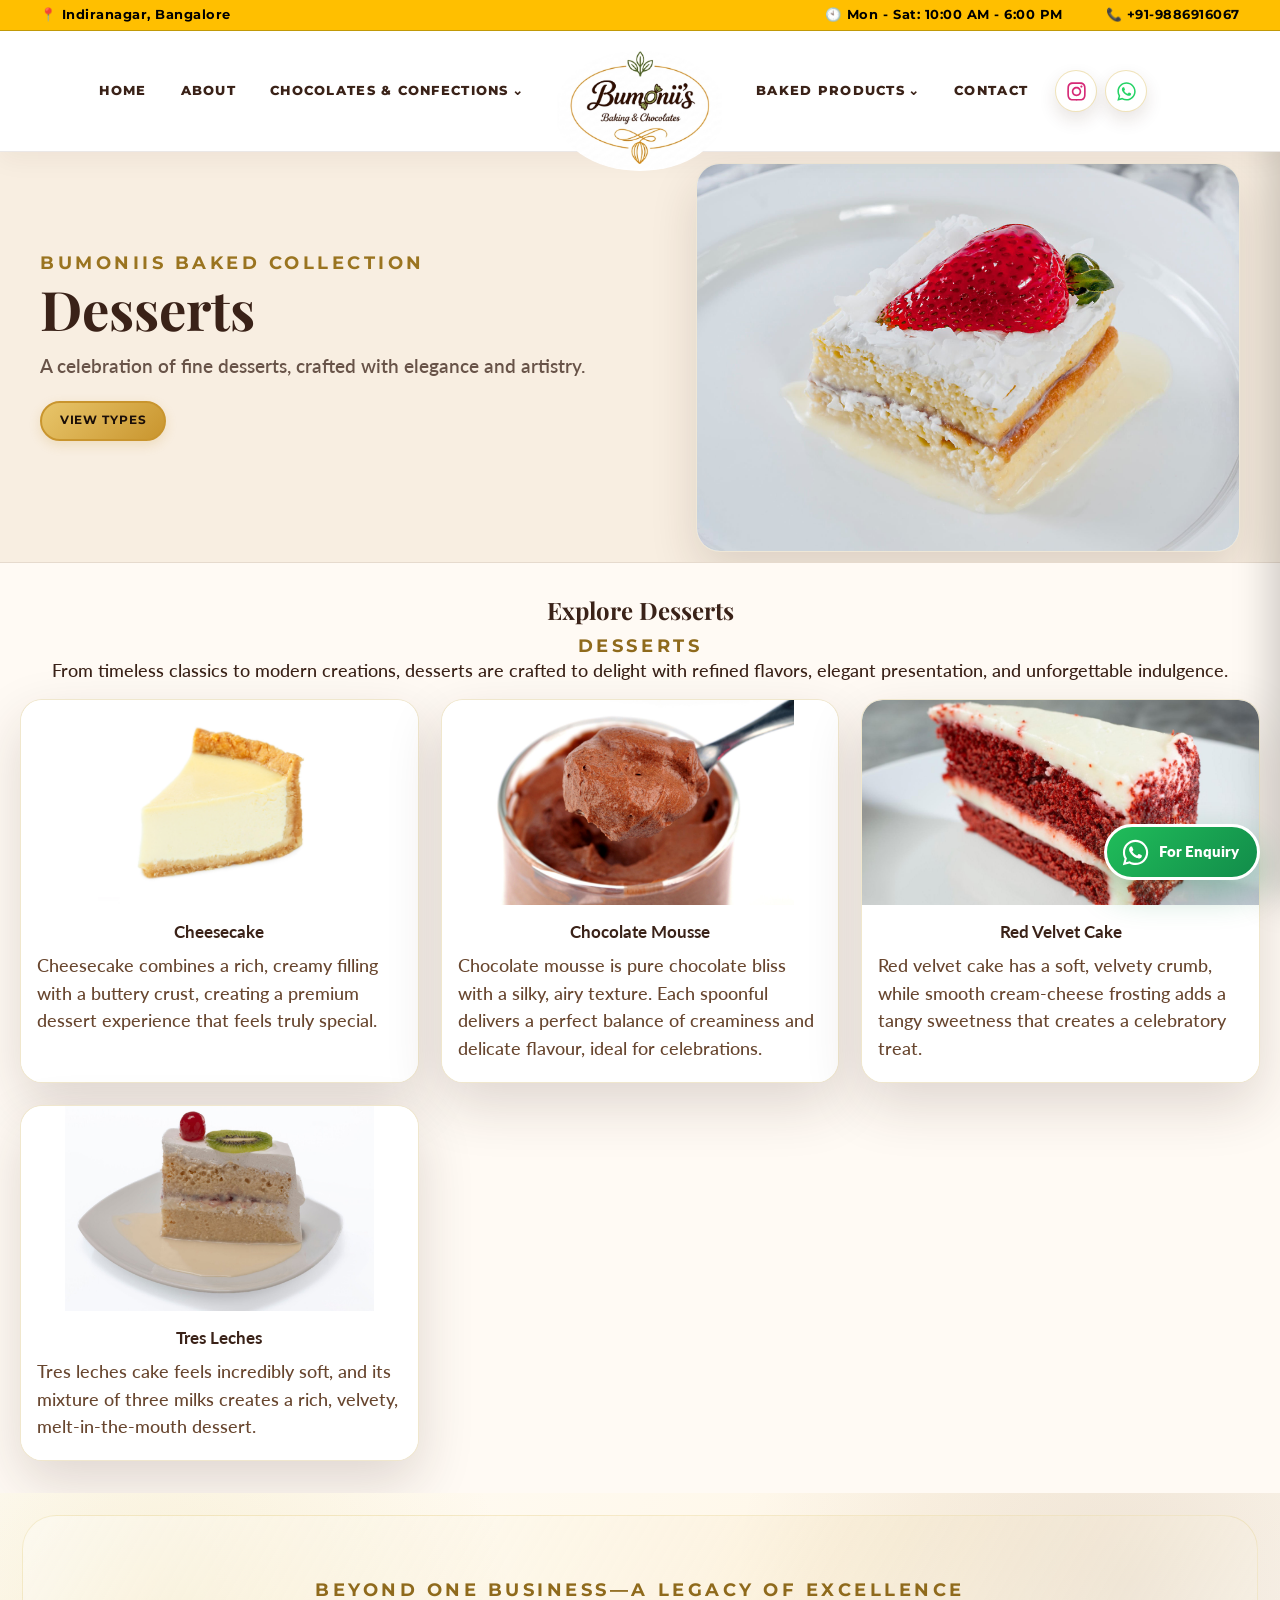
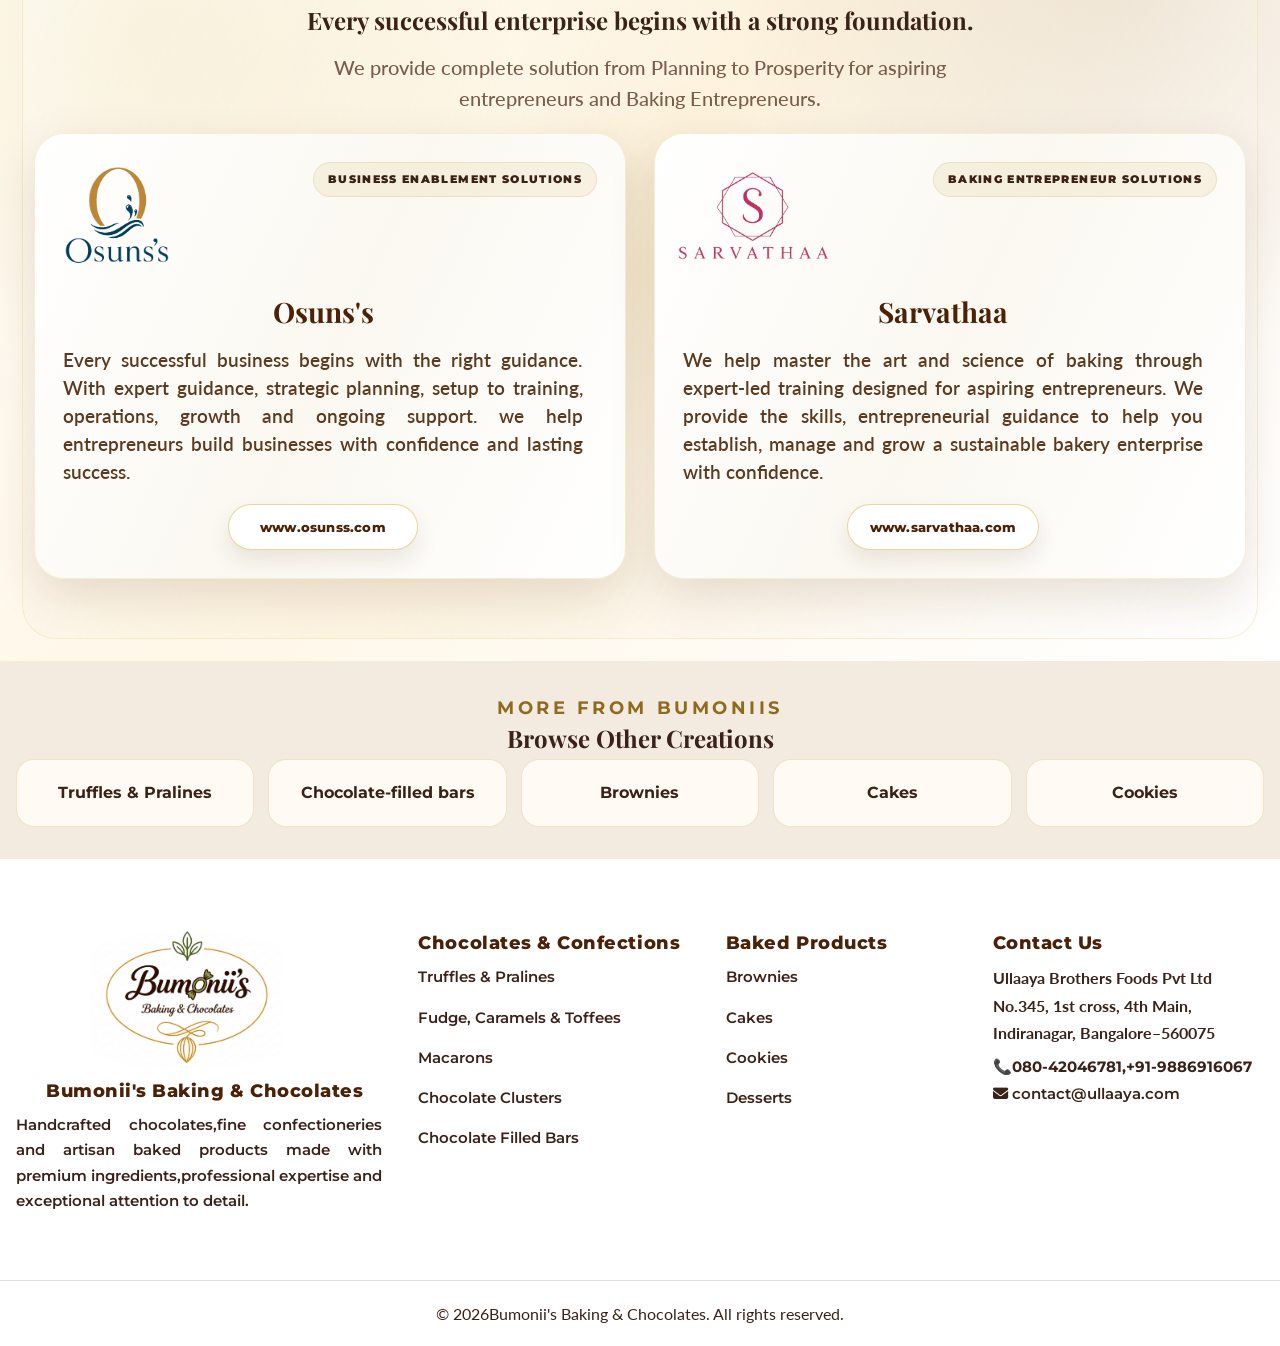
<file: desserts.html>
<!DOCTYPE html>

<html lang="en">

<head>
      <meta charset="utf-8" />
      <meta content="width=device-width, initial-scale=1.0" name="viewport" />
      <title>Desserts | Bumonii's Baking &amp; Chocolates</title>
      <meta content="Classic desserts with smooth textures, rich flavours and artisan presentation for every occasion. Contact Bumoniis on WhatsApp for details and pricing."
            name="description" />
      <meta content="Desserts — Bumoniis Baking &amp; Chocolates" property="og:title" />
      <meta content="Classic desserts with smooth textures, rich flavours and artisan presentation for every occasion."
            property="og:description" />
      <meta content="website" property="og:type" />
      <meta content="https://images.unsplash.com/photo-1551024506-0bccd828d307?q=80&amp;w=1800&amp;auto=format&amp;fit=crop"
            property="og:image" />
      <link href="style.css" rel="stylesheet" />
      <link href="https://fonts.googleapis.com" rel="preconnect" />
      <link crossorigin="" href="https://fonts.gstatic.com" rel="preconnect" />
      <link rel="stylesheet" href="https://cdnjs.cloudflare.com/ajax/libs/font-awesome/6.7.2/css/all.min.css">
</head>

<body>
      <div id="scroll-progress">
      </div>
      <header class="site-header kron-header" id="navbar">
            <div aria-label="Store information" class="kron-info-bar">
                  <div class="container kron-info-inner">
                        <span class="info-item location-info">
                              <span aria-hidden="true" class="info-icon">
                                    📍
                              </span>Indiranagar, Bangalore
                        </span>
                        <span class="info-item time-info">
                              <span aria-hidden="true" class="info-icon">
                                    🕙
                              </span>
                              Mon - Sat: 10:00 AM -
                              6:00 PM
                        </span>
                        <a class="info-item call-info" href="tel:+919886916067">
                              <span aria-hidden="true" class="info-icon">
                              </span>
                              📞 +91-9886916067
                        </a>
                  </div>
            </div>
            <div class="container nav-container">
                  <nav aria-label="Main navigation" class="nav-inner kron-nav">
                        <div class="nav-left-col">
                              <ul class="nav-links">
                                    <li>
                                          <a href="index.html#hero">
                                                Home
                                          </a>
                                    </li>
                                    <li>
                                          <a href="index.html#about">
                                                About
                                          </a>
                                    </li>
                                    <li class="nav-dropdown">
                                          <a href="index.html#products">
                                                Chocolates &amp; Confections
                                                <span aria-hidden="true">
                                                      ⌄
                                                </span>
                                          </a>
                                          <ul class="dropdown-menu">
                                                <li>
                                                      <a href="truffles-pralines.html">
                                                            Truffles &amp; Pralines
                                                      </a>
                                                </li>
                                                <li>
                                                      <a href="fudge-caramels-toffees.html">
                                                            Fudge, Caramels &amp; Toffees
                                                      </a>
                                                </li>
                                                <li>
                                                      <a href="macaroons.html">
                                                            Macarons
                                                      </a>
                                                </li>
                                                <li>
                                                      <a href="chocolate-clusters.html">
                                                            Chocolate Clusters
                                                      </a>
                                                </li>
                                                <li>
                                                      <a href="choconut-filled-bars.html">
                                                            Chocolate Filled Bars
                                                      </a>
                                                </li>
                                          </ul>
                                    </li>
                              </ul>
                        </div>
                        <a aria-label="Bumoniis home" class="brand-logo kron-center-logo" href="index.html">
                              <img alt="Bumoniis Baking &amp; Chocolates logo" src="assets/final.loogo.png" />
                        </a>
                        <div class="nav-right-col">
                              <ul class="nav-links">
                                    <li class="nav-dropdown">
                                          <a href="#">
                                                Baked Products
                                                <span aria-hidden="true">
                                                      ⌄
                                                </span>
                                          </a>
                                          <ul class="dropdown-menu">
                                                <li>
                                                      <a href="brownies.html">
                                                            Brownies
                                                      </a>
                                                </li>
                                                <li>
                                                      <a href="cakes.html">
                                                            Cakes
                                                      </a>
                                                </li>
                                                <li>
                                                      <a href="cookies.html">
                                                            Cookies
                                                      </a>
                                                </li>
                                                <li>
                                                      <a class="active" href="desserts.html">
                                                            Desserts
                                                      </a>
                                                </li>
                                          </ul>
                                    </li>
                                    <li>
                                          <a href="index.html#contact">
                                                Contact
                                          </a>
                                    </li>
                              </ul>
                              <div class="nav-actions">
                                    <a aria-label="Instagram Profile" class="nav-social-icon instagram-icon"
                                          href="https://instagram.com/zenin_.200" rel="noopener noreferrer"
                                          target="_blank"><svg aria-hidden="true" focusable="false"
                                                viewbox="0 0 448 512" xmlns="http://www.w3.org/2000/svg">
                                                <path
                                                      d="M224.1 141c-63.6 0-114.9 51.3-114.9 114.9S160.5 370.8 224.1 370.8 339 319.5 339 255.9 287.7 141 224.1 141zm0 189.6c-41.1 0-74.7-33.5-74.7-74.7s33.5-74.7 74.7-74.7 74.7 33.5 74.7 74.7-33.6 74.7-74.7 74.7zm146.4-194.3c0 14.9-12 26.8-26.8 26.8-14.9 0-26.8-12-26.8-26.8s12-26.8 26.8-26.8 26.8 12 26.8 26.8zm76.1 27.2c-1.7-35.9-9.9-67.7-36.2-93.9S352.4 35.1 316.5 33.4c-37-2.1-147.9-2.1-184.9 0-35.8 1.7-67.6 9.9-93.9 36.1S3.2 127.5 1.5 163.4c-2.1 37-2.1 147.9 0 184.9 1.7 35.9 9.9 67.7 36.2 93.9s58 34.5 93.9 36.2c37 2.1 147.9 2.1 184.9 0 35.9-1.7 67.7-9.9 93.9-36.2s34.5-58 36.2-93.9c2.1-37 2.1-147.8 0-184.8zM398.8 388c-7.8 19.6-22.9 34.7-42.6 42.6-29.5 11.7-99.5 9-132.1 9s-102.7 2.6-132.1-9c-19.6-7.8-34.7-22.9-42.6-42.6-11.7-29.5-9-99.5-9-132.1s-2.6-102.7 9-132.1c7.8-19.6 22.9-34.7 42.6-42.6 29.5-11.7 99.5-9 132.1-9s102.7-2.6 132.1 9c19.6 7.8 34.7 22.9 42.6 42.6 11.7 29.5 9 99.5 9 132.1s2.7 102.7-9 132.1z">
                                                </path>
                                          </svg></a>
                                    <a aria-label="WhatsApp Enquiry" class="nav-social-icon whatsapp-icon"
                                          href="https://wa.me/919886916067?text=Hello%20Bumoniis%2C%20I%20would%20like%20to%20place%20an%20enquiry."
                                          rel="noopener noreferrer" target="_blank"><svg aria-hidden="true"
                                                focusable="false" viewbox="0 0 448 512"
                                                xmlns="http://www.w3.org/2000/svg">
                                                <path
                                                      d="M380.9 97.1C339 55.1 283.2 32 223.9 32c-122.4 0-222 99.6-222 222 0 39.1 10.2 77.3 29.6 111L0 480l117.7-30.9c32.4 17.7 68.9 27 106.1 27h.1c122.3 0 224.1-99.6 224.1-222 0-59.3-25.2-115-67.1-157zm-157 341.6c-33.2 0-65.7-8.9-94-25.7l-6.7-4-69.8 18.3L72 359.2l-4.4-7c-18.5-29.4-28.2-63.3-28.2-98.2 0-101.7 82.8-184.5 184.6-184.5 49.3 0 95.6 19.2 130.4 54.1 34.8 34.9 56.2 81.2 56.1 130.5 0 101.8-84.9 184.6-186.6 184.6zm101.2-138.2c-5.5-2.8-32.8-16.2-37.9-18-5.1-1.9-8.8-2.8-12.5 2.8-3.7 5.5-14.3 18-17.6 21.8-3.2 3.7-6.5 4.2-12 1.4-32.6-16.3-54-29.1-75.5-66-5.7-9.8 5.7-9.1 16.3-30.3 1.8-3.7.9-6.9-.5-9.7-1.4-2.8-12.5-30.1-17.1-41.2-4.5-10.8-9.1-9.3-12.5-9.5-3.2-.2-6.9-.2-10.6-.2s-9.7 1.4-14.8 6.9c-5.1 5.5-19.4 19-19.4 46.3s19.9 53.7 22.6 57.4c2.8 3.7 39.1 59.7 94.8 83.8 35.2 15.2 49 16.5 66.6 13.8 10.7-1.6 32.8-13.4 37.4-26.4 4.6-13 4.6-24.1 3.2-26.4-1.3-2.5-5-3.9-10.5-6.5z">
                                                </path>
                                          </svg></a>
                              </div>
                        </div>
                        <button aria-controls="mobile-drawer" aria-expanded="false" aria-label="Open menu"
                              class="hamburger" id="hamburger" type="button">
                              <span>
                              </span>
                              <span>
                              </span>
                              <span>
                              </span>
                        </button>
                  </nav>
            </div>
      </header>
      <div class="mobile-backdrop" id="mobile-backdrop">
      </div>
      <aside aria-hidden="true" class="mobile-drawer" id="mobile-drawer">
            <div class="drawer-header">
                  <a class="brand-logo drawer-logo" href="index.html">
                        <img alt="Bumoniis logo" src="assets/final.loogo.png" />
                  </a>
                  <button aria-label="Close menu" class="drawer-close" id="drawer-close" type="button">
                        ×
                  </button>
            </div>
            <nav aria-label="Mobile navigation" class="drawer-links">
                  <a href="index.html#hero">
                        Home
                  </a>
                  <a href="index.html#about">
                        About Us
                  </a>
                  <div class="drawer-dropdown">
                        <button aria-expanded="false" class="drawer-dropdown-toggle" type="button">
                              Chocolates &amp; Confections
                              <span aria-hidden="true">
                                    ⌄
                              </span>
                        </button>
                        <div class="drawer-submenu">
                              <a href="truffles-pralines.html">
                                    Truffles &amp; Pralines
                              </a>
                              <a href="fudge-caramels-toffees.html">
                                    Fudge, Caramels &amp; Toffees
                              </a>
                              <a href="macaroons.html">
                                    Macarons
                              </a>
                              <a href="chocolate-clusters.html">
                                    Chocolate Clusters
                              </a>
                              <a href="choconut-filled-bars.html">
                                    Chocolate Filled Bars
                              </a>
                        </div>
                  </div>
                  <div class="drawer-dropdown">
                        <button aria-expanded="false" class="drawer-dropdown-toggle" type="button">
                              Baked Products
                              <span aria-hidden="true">
                                    ⌄
                              </span>
                        </button>
                        <div class="drawer-submenu">
                              <a href="brownies.html">
                                    Brownies
                              </a>
                              <a href="cakes.html">
                                    Cakes
                              </a>
                              <a href="cookies.html">
                                    Cookies
                              </a>
                              <a href="desserts.html">
                                    Desserts
                              </a>
                        </div>
                  </div>
                  <a href="index.html#contact">
                        Contact
                  </a>
            </nav>
            <div class="drawer-footer">
            </div>
      </aside>
      <main>
            <section class="detail-hero banner-cover">
                  <img alt="Desserts hero banner" fetchpriority="high"
                        src="sujjth/Main Products in main page/desserts.png" />
                  <div class="detail-overlay">
                  </div>
                  <div class="container detail-content">
                        <nav aria-label="Breadcrumb" class="breadcrumb">
                              <a href="index.html#hero">
                                    Home
                              </a>
                              <span>
                                    ›
                              </span>
                              <span>
                                    Baked
                                    Products
                              </span>
                              <span>
                                    ›
                              </span>
                              <span>
                                    Desserts
                              </span>
                        </nav>
                        <span class="eyebrow">
                              Bumoniis Baked
                              Collection
                        </span>
                        <h1>Desserts</h1>
                        <p>A celebration of fine desserts, crafted with elegance and artistry.
                        </p>
                        <a class="btn btn-primary" href="#types">
                              View Types
                        </a>
                  </div>
            </section>
            <section class="section product-intro">
                  <div class="container">
                       <div class="section-header">
                              <h2 class="section-title">Explore Desserts</h2>
                       </div>
                                    <div class="section-header">
                             
                            <span class="eyebrow" class="section-title">Desserts</span>
                        </div><p class="center">
From timeless classics to modern creations, desserts are crafted to delight with refined flavors, elegant presentation, and unforgettable indulgence.
                                        </p>
                        </div>
                        <div class="types-grid" id="types">
                              <article class="type-card">
                                    <img alt="Cheesecake" decoding="async" loading="eager"
                                          src="sujjth/Sub products inside the page/desserts/chesse cake.png" />
                                    <div class="type-card-body">
                                          <h3>Cheesecake</h3>
                                          <p>Cheesecake combines a rich, creamy filling with a buttery crust, creating a
                                                premium dessert experience that feels truly special.</p>
                                    </div>
                              </article>
                              <article class="type-card">
                                    <img alt="Chocolate Mouse" decoding="async" loading="eager"
                                          src="sujjth/Sub products inside the page/desserts/chocolate mousse.png" />
                                    <div class="type-card-body">
                                          <h3>Chocolate Mousse</h3>
                                          <p>Chocolate mousse is pure chocolate bliss with a silky, airy texture. Each
                                                spoonful delivers a perfect balance of creaminess and delicate flavour,
                                                ideal for celebrations.</p>
                                    </div>
                              </article>
                              <article class="type-card">
                                    <img alt="Redvelvet cake" class="product-photo-zoom" decoding="async"
                                          loading="eager"
                                          src="sujjth/Sub products inside the page/desserts/redvelvet cake 1.png" />
                                    <div class="type-card-body">
                                          <h3>Red Velvet Cake</h3>
                                          <p>Red velvet cake has a soft, velvety crumb, while smooth cream-cheese
                                                frosting adds a tangy sweetness that creates a celebratory treat.</p>
                                    </div>
                              </article>
                              <article class="type-card">
                                    <img alt="Tres Leches" decoding="async" loading="eager"
                                          src="sujjth/Sub products inside the page/desserts/Tresleches.png" />
                                    <div class="type-card-body">
                                          <h3>Tres Leches</h3>
                                          <p>Tres leches cake feels incredibly soft, and its mixture of three milks
                                                creates a rich, velvety, melt-in-the-mouth dessert.</p>
                                    </div>
                              </article>
                        </div>
                  </div>
            </section>
            <section class="section other-business-section" id="other-business">
                        <div class="container">
                                <div class="section-header other-business-header">
                                        <span class="eyebrow">Beyond One Business—A Legacy of Excellence</span>
                                        <h2 class="section-title">Every successful enterprise begins with a strong foundation.</h2>
                                        <p class="section-subtitle">We provide complete solution from Planning to Prosperity for aspiring entrepreneurs and Baking Entrepreneurs.</p>
                                </div>
                                <div class="other-business-grid">
                                        <article class="other-business-card osuns-card reveal-card">
                                                <div class="business-card-top">
                                                        <div class="business-logo-box clean-logo-box">
                                                                <img alt="Osun's Logo" loading="lazy"
                                                                        src="assets/logo.osun.png" />
                                                        </div><span class="business-label">Business enablement solutions</span>
                                                </div>
                                                <div class="business-card-content">
                                                          <h3>Osuns's</h3>
                                                        <p>
                                                               Every successful business begins with the right guidance. With expert guidance, strategic planning, setup to training, operations, growth and ongoing support. we help entrepreneurs build businesses with confidence and lasting success.
                                                        </p>
                                                        <a class="business-link" href="https://www.osunss.com"
                                                                rel="noopener noreferrer"
                                                                target="_blank">www.osunss.com</a>
                                                </div>
                                        </article>
                                        <article class="other-business-card sarvathaa-card reveal-card">
                                                <div class="business-card-top">
                                                        <div class="business-logo-box clean-logo-box">
                                                                <img alt="Sarvathaa Logo" loading="lazy"
                                                                        src="assets/sarvathaa-logo.png" />
                                                        </div><span class="business-label">Baking Entrepreneur Solutions</span>
                                                </div>
                                                <div class="business-card-content">
                                                        <h3>Sarvathaa</h3>
                                                        <p>
                                                               We help master the art and science of baking through expert-led training designed for aspiring entrepreneurs. We provide the skills, entrepreneurial guidance to help you establish, manage and grow a sustainable bakery enterprise with confidence.
                                                        </p>
                                                        <a class="business-link" href="https://www.sarvathaa.com"
                                                                rel="noopener noreferrer"
                                                                target="_blank">www.sarvathaa.com</a>
                                                </div>
                                        </article>
                                </div>
                        </div>
                </section>
            <section class="section products-section">
                  <div class="container">
                        <div class="section-header">
                              <span class="eyebrow">
                                    More from Bumoniis
                              </span>
                              <h2 class="section-title">
                                    Browse Other Creations
                              </h2>
                        </div>
                        <div class="mini-links">
                              <a class="mini-link" href="truffles-pralines.html">
                                    Truffles &amp; Pralines
                              </a>
                              <a class="mini-link" href="choconut-filled-bars.html">
                                    Chocolate-filled bars
                              </a>
                              <a class="mini-link" href="brownies.html">
                                    Brownies
                              </a>
                              <a class="mini-link" href="cakes.html">
                                    Cakes
                              </a>
                              <a class="mini-link" href="cookies.html">
                                    Cookies
                              </a>
                        </div>
                  </div>
            </section>
      </main>
      <footer class="site-footer" id="contact">
                <div class="container footer-grid footer-grid-updated">
                        <div class="footer-brand-block">
                                <a class="footer-logo footer-logo-left" href="index.html">
                                        <img alt="Bumoniis Baking &amp; Chocolates logo" src="assets/final.loogo.png" />
                                </a>
                                <h3 class="footer-brand-title">Bumonii's Baking &amp; Chocolates</h3>
                                <p>Handcrafted chocolates,fine confectioneries and artisan baked products made with premium ingredients,professional expertise and exceptional attention to detail.</p>
                        </div>
                        <div class="footer-link-block">
                                <h3>Chocolates &amp; Confections</h3>
                                <ul>
                                        <li><a href="truffles-pralines.html">Truffles &amp; Pralines</a></li>
                                        <li><a href="fudge-caramels-toffees.html">Fudge, Caramels &amp; Toffees</a></li>
                                        <li><a href="macaroons.html">Macarons</a></li>
                                        <li><a href="chocolate-clusters.html">Chocolate Clusters</a></li>
                                        <li><a href="choconut-filled-bars.html">Chocolate Filled Bars</a></li>
                                </ul>
                        </div>
                        <div class="footer-link-block">
                                <h3>Baked Products</h3>
                                <ul>
                                        <li><a href="brownies.html">Brownies</a></li>
                                        <li><a href="cakes.html">Cakes</a></li>
                                        <li><a href="cookies.html">Cookies</a></li>
                                        <li><a href="desserts.html">Desserts</a></li>
                                </ul>
                        </div>
                        <div class="footer-contact-block">
                                <h3>Contact Us</h3>
                                <h4>Ullaaya Brothers Foods Pvt Ltd No.345, 1st cross, 4th Main, Indiranagar,
                                        Bangalore–560075
                                </h4>
                                <a class="footer-phone" href="tel:080-42046781"><h4>📞080-42046781,+91-9886916067</h4></a>
                               <a href="mailto:contact@ullaayafoods.com">
                             <i class="fa-solid fa-envelope"></i>   contact@ullaaya.com
</a>
                        </div>
                </div>
                <div class="footer-bottom">© <span id="year"></span>Bumonii's Baking &amp; Chocolates. All rights
                        reserved.</div>
        </footer>
      <a aria-label="For Enquiry on WhatsApp" class="floating-whatsapp"
            href="https://wa.me/919886916067?text=Hello%20Bumoniis%2C%20I%20would%20like%20to%20place%20an%20enquiry."
            rel="noopener noreferrer" target="_blank"><svg aria-hidden="true" focusable="false" viewbox="0 0 448 512"
                  xmlns="http://www.w3.org/2000/svg">
                  <path
                        d="M380.9 97.1C339 55.1 283.2 32 223.9 32c-122.4 0-222 99.6-222 222 0 39.1 10.2 77.3 29.6 111L0 480l117.7-30.9c32.4 17.7 68.9 27 106.1 27h.1c122.3 0 224.1-99.6 224.1-222 0-59.3-25.2-115-67.1-157zm-157 341.6c-33.2 0-65.7-8.9-94-25.7l-6.7-4-69.8 18.3L72 359.2l-4.4-7c-18.5-29.4-28.2-63.3-28.2-98.2 0-101.7 82.8-184.5 184.6-184.5 49.3 0 95.6 19.2 130.4 54.1 34.8 34.9 56.2 81.2 56.1 130.5 0 101.8-84.9 184.6-186.6 184.6zm101.2-138.2c-5.5-2.8-32.8-16.2-37.9-18-5.1-1.9-8.8-2.8-12.5 2.8-3.7 5.5-14.3 18-17.6 21.8-3.2 3.7-6.5 4.2-12 1.4-32.6-16.3-54-29.1-75.5-66-5.7-9.8 5.7-9.1 16.3-30.3 1.8-3.7.9-6.9-.5-9.7-1.4-2.8-12.5-30.1-17.1-41.2-4.5-10.8-9.1-9.3-12.5-9.5-3.2-.2-6.9-.2-10.6-.2s-9.7 1.4-14.8 6.9c-5.1 5.5-19.4 19-19.4 46.3s19.9 53.7 22.6 57.4c2.8 3.7 39.1 59.7 94.8 83.8 35.2 15.2 49 16.5 66.6 13.8 10.7-1.6 32.8-13.4 37.4-26.4 4.6-13 4.6-24.1 3.2-26.4-1.3-2.5-5-3.9-10.5-6.5z">
                  </path>
            </svg><span>For Enquiry</span></a>
      <script src="script.js">
      </script>
</body>

</html>
</file>
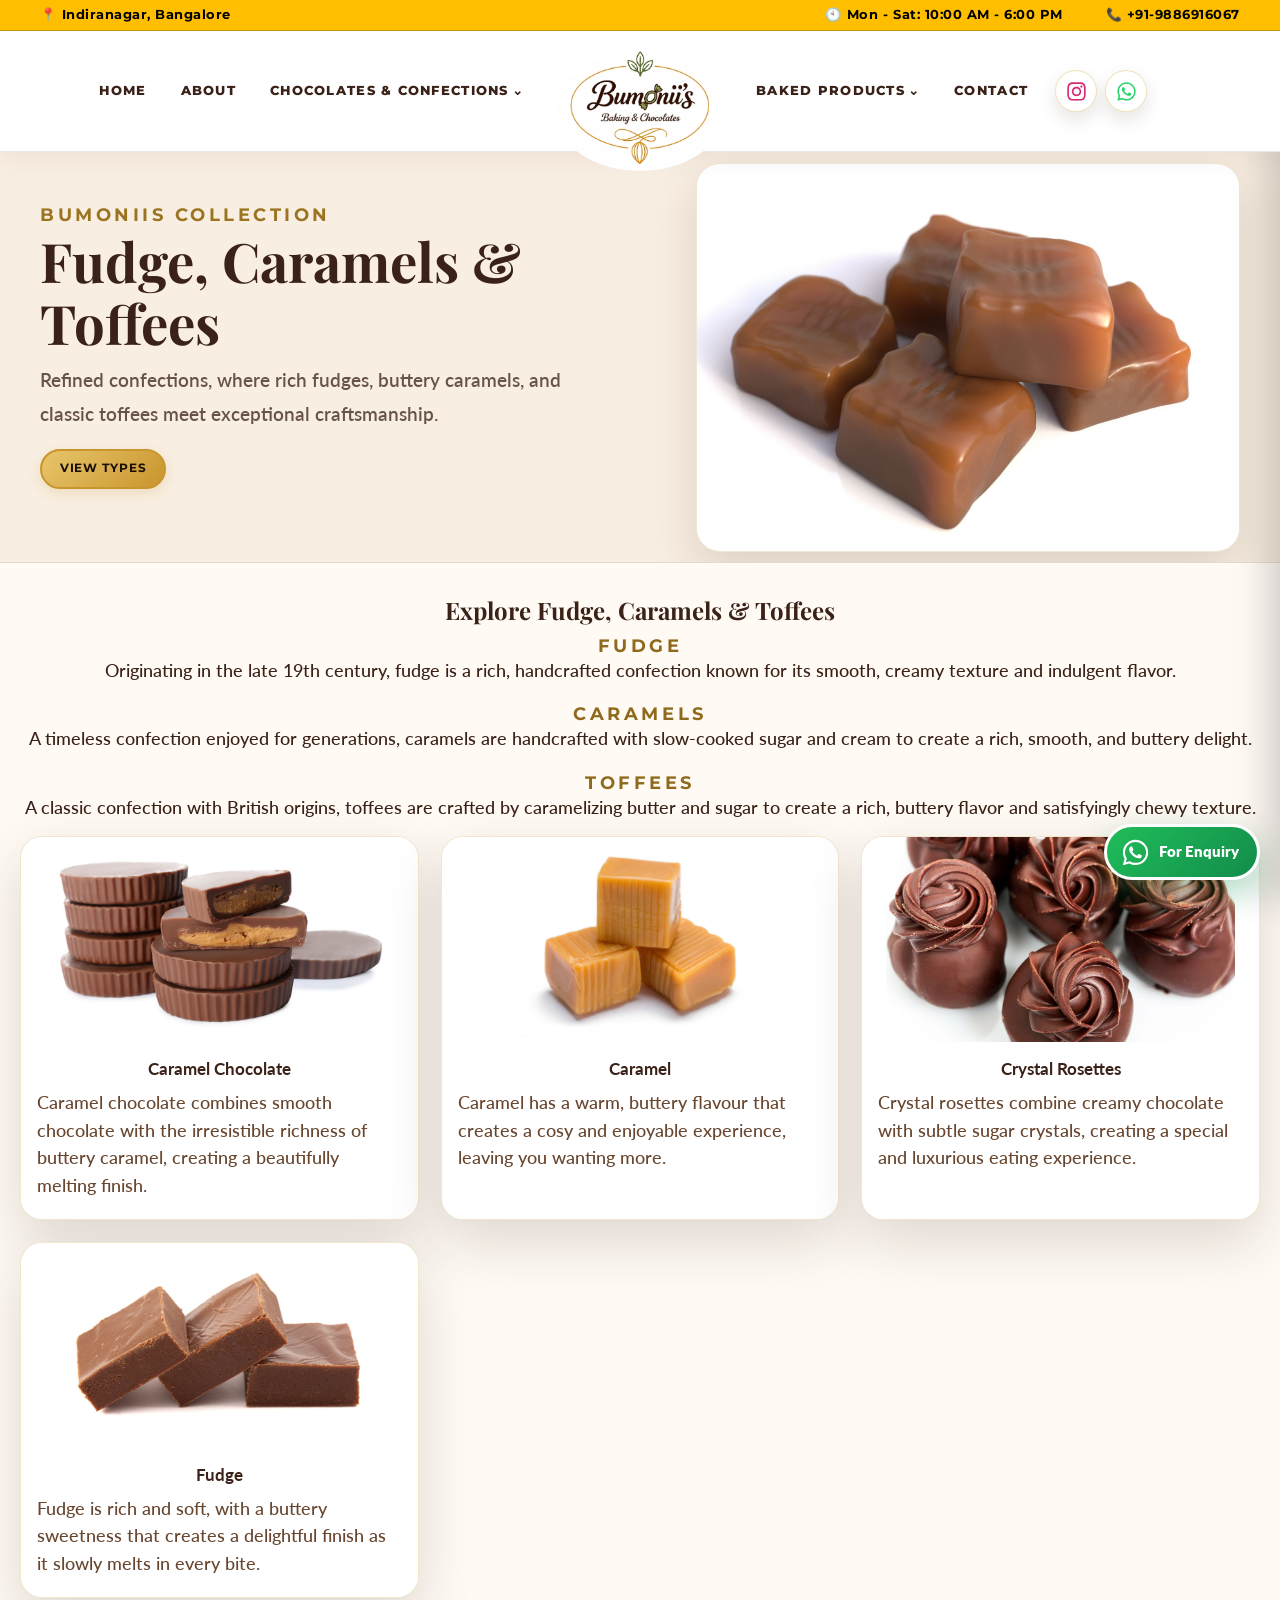
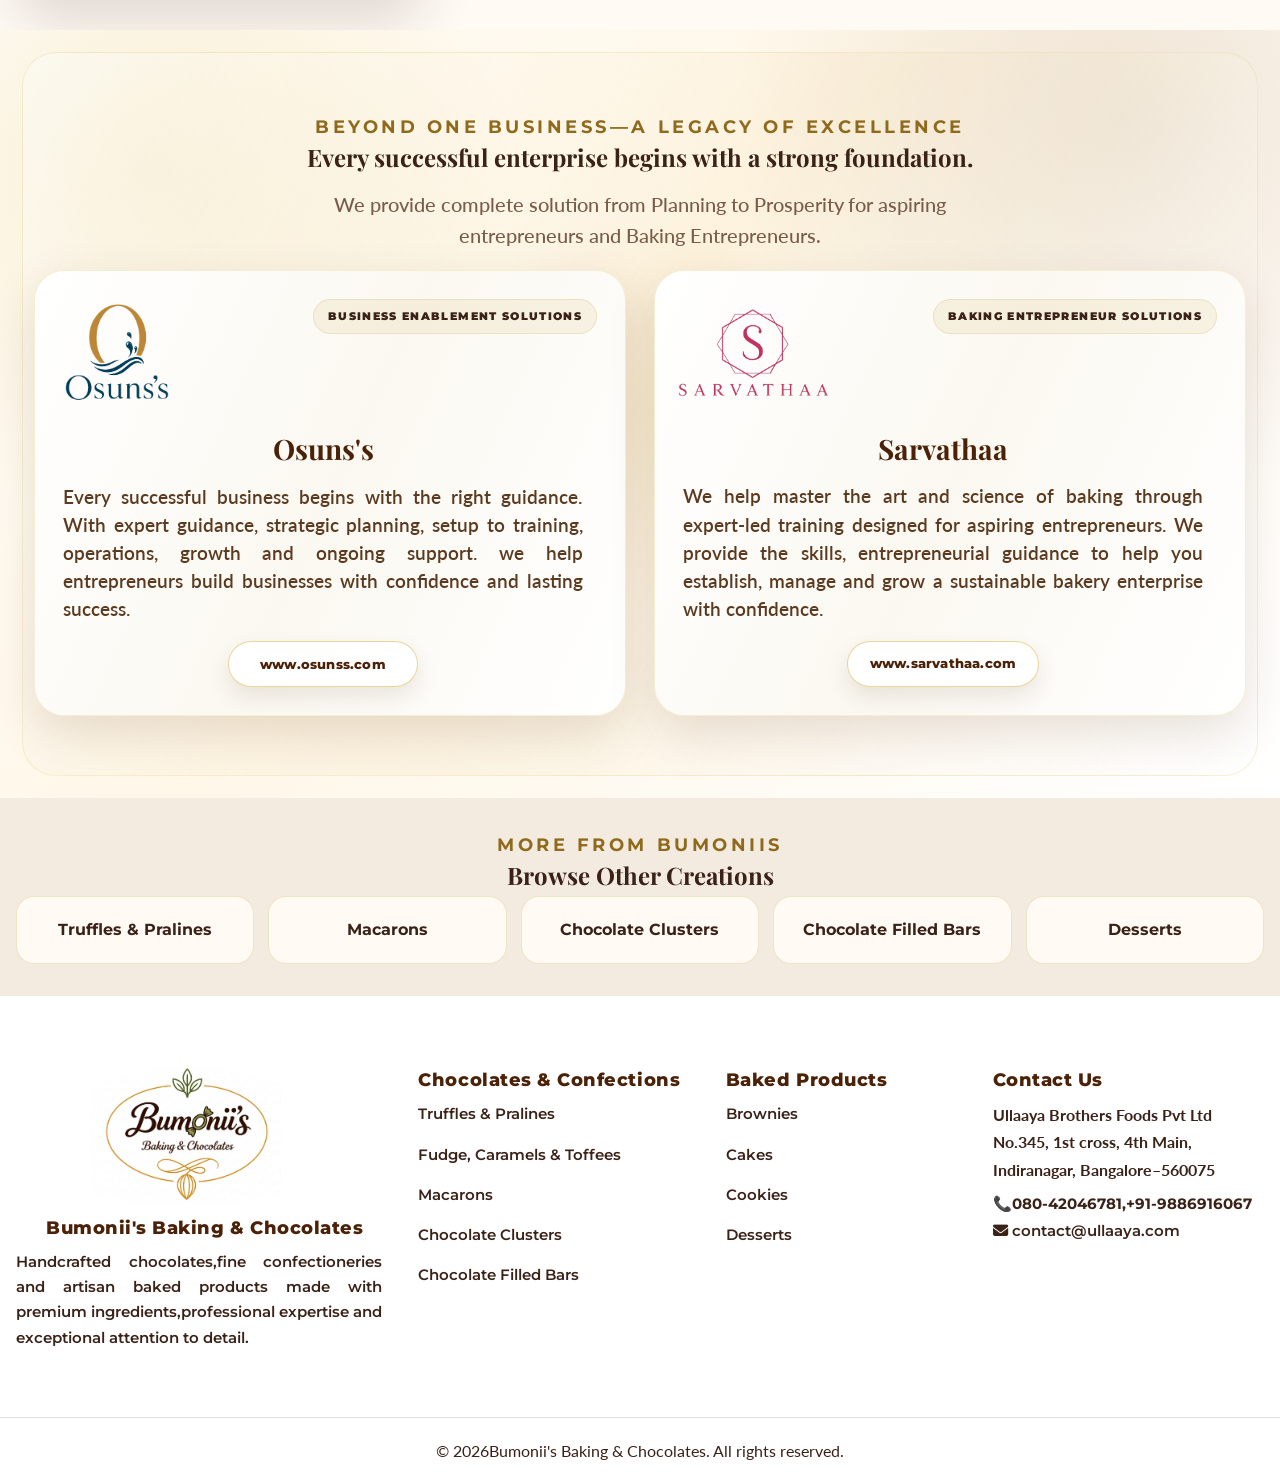
<file: fudge-caramels-toffees.html>
<!DOCTYPE html>

<html lang="en">

<head>
      <meta charset="utf-8" />
      <meta content="width=device-width, initial-scale=1.0" name="viewport" />
      <title>Fudge, Caramels &amp; Toffees | Bumonii's Baking &amp; Chocolates</title>
      <meta content="Soft fudge, buttery caramels and chewy toffees made for celebrations, hampers and sweet table treats. Contact Bumoniis on WhatsApp for details and pricing."
            name="description" />
      <meta content="Fudge, Caramels &amp; Toffees — Bumoniis Baking &amp; Chocolates" property="og:title" />
      <meta content="Soft fudge, buttery caramels and chewy toffees made for celebrations, hampers and sweet table treats."
            property="og:description" />
      <meta content="website" property="og:type" />
      <meta content="https://images.unsplash.com/photo-1606312619070-d48b4c652a52?q=80&amp;w=1800&amp;auto=format&amp;fit=crop"
            property="og:image" />
      <link href="style.css" rel="stylesheet" />
      <link href="https://fonts.googleapis.com" rel="preconnect" />
      <link crossorigin="" href="https://fonts.gstatic.com" rel="preconnect" />
      <link rel="stylesheet" href="https://cdnjs.cloudflare.com/ajax/libs/font-awesome/6.7.2/css/all.min.css">
</head>

<body class="chocolate-subproducts-page">
      <div id="scroll-progress">
      </div>
      <header class="site-header kron-header" id="navbar">
            <div aria-label="Store information" class="kron-info-bar">
                  <div class="container kron-info-inner">
                        <span class="info-item location-info">
                              <span aria-hidden="true" class="info-icon">
                                    📍
                              </span>Indiranagar, Bangalore
                        </span>
                        <span class="info-item time-info">
                              <span aria-hidden="true" class="info-icon">
                                    🕙
                              </span>
                              Mon - Sat: 10:00 AM -
                              6:00 PM
                        </span>
                        <a class="info-item call-info" href="tel:+919886916067">
                              <span aria-hidden="true" class="info-icon">
                              </span>
                              📞 +91-9886916067
                        </a>
                  </div>
            </div>
            <div class="container nav-container">
                  <nav aria-label="Main navigation" class="nav-inner kron-nav">
                        <div class="nav-left-col">
                              <ul class="nav-links">
                                    <li>
                                          <a href="index.html#hero">
                                                Home
                                          </a>
                                    </li>
                                    <li>
                                          <a href="index.html#about">
                                                About
                                          </a>
                                    </li>
                                    <li class="nav-dropdown">
                                          <a href="index.html#products">
                                                Chocolates &amp; Confections
                                                <span aria-hidden="true">
                                                      ⌄
                                                </span>
                                          </a>
                                          <ul class="dropdown-menu">
                                                <li>
                                                      <a href="truffles-pralines.html">
                                                            Truffles &amp; Pralines
                                                      </a>
                                                </li>
                                                <li>
                                                      <a class="active" href="fudge-caramels-toffees.html">
                                                            Fudge, Caramels &amp; Toffees
                                                      </a>
                                                </li>
                                                <li>
                                                      <a href="macaroons.html">
                                                            Macarons
                                                      </a>
                                                </li>
                                                <li>
                                                      <a href="chocolate-clusters.html">
                                                            Chocolate Clusters
                                                      </a>
                                                </li>
                                                <li>
                                                      <a href="choconut-filled-bars.html">
                                                            Chocolate Filled Bars
                                                      </a>
                                                </li>
                                          </ul>
                                    </li>
                              </ul>
                        </div>
                        <a aria-label="Bumoniis home" class="brand-logo kron-center-logo" href="index.html">
                              <img alt="Bumoniis Baking &amp; Chocolates logo" src="assets/final.loogo.png" />
                        </a>
                        <div class="nav-right-col">
                              <ul class="nav-links">
                                    <li class="nav-dropdown">
                                          <a href="#">
                                                Baked Products
                                                <span aria-hidden="true">
                                                      ⌄
                                                </span>
                                          </a>
                                          <ul class="dropdown-menu">
                                                <li>
                                                      <a href="brownies.html">
                                                            Brownies
                                                      </a>
                                                </li>
                                                <li>
                                                      <a href="cakes.html">
                                                            Cakes
                                                      </a>
                                                </li>
                                                <li>
                                                      <a href="cookies.html">
                                                            Cookies
                                                      </a>
                                                </li>
                                                <li>
                                                      <a href="desserts.html">
                                                            Desserts
                                                      </a>
                                                </li>
                                          </ul>
                                    </li>
                                    <li>
                                          <a href="index.html#contact">
                                                Contact
                                          </a>
                                    </li>
                              </ul>
                              <div class="nav-actions">
                                    <a aria-label="Instagram Profile" class="nav-social-icon instagram-icon"
                                          href="https://instagram.com/zenin_.200" rel="noopener noreferrer"
                                          target="_blank"><svg aria-hidden="true" focusable="false"
                                                viewbox="0 0 448 512" xmlns="http://www.w3.org/2000/svg">
                                                <path
                                                      d="M224.1 141c-63.6 0-114.9 51.3-114.9 114.9S160.5 370.8 224.1 370.8 339 319.5 339 255.9 287.7 141 224.1 141zm0 189.6c-41.1 0-74.7-33.5-74.7-74.7s33.5-74.7 74.7-74.7 74.7 33.5 74.7 74.7-33.6 74.7-74.7 74.7zm146.4-194.3c0 14.9-12 26.8-26.8 26.8-14.9 0-26.8-12-26.8-26.8s12-26.8 26.8-26.8 26.8 12 26.8 26.8zm76.1 27.2c-1.7-35.9-9.9-67.7-36.2-93.9S352.4 35.1 316.5 33.4c-37-2.1-147.9-2.1-184.9 0-35.8 1.7-67.6 9.9-93.9 36.1S3.2 127.5 1.5 163.4c-2.1 37-2.1 147.9 0 184.9 1.7 35.9 9.9 67.7 36.2 93.9s58 34.5 93.9 36.2c37 2.1 147.9 2.1 184.9 0 35.9-1.7 67.7-9.9 93.9-36.2s34.5-58 36.2-93.9c2.1-37 2.1-147.8 0-184.8zM398.8 388c-7.8 19.6-22.9 34.7-42.6 42.6-29.5 11.7-99.5 9-132.1 9s-102.7 2.6-132.1-9c-19.6-7.8-34.7-22.9-42.6-42.6-11.7-29.5-9-99.5-9-132.1s-2.6-102.7 9-132.1c7.8-19.6 22.9-34.7 42.6-42.6 29.5-11.7 99.5-9 132.1-9s102.7-2.6 132.1 9c19.6 7.8 34.7 22.9 42.6 42.6 11.7 29.5 9 99.5 9 132.1s2.7 102.7-9 132.1z">
                                                </path>
                                          </svg></a>
                                    <a aria-label="WhatsApp Enquiry" class="nav-social-icon whatsapp-icon"
                                          href="https://wa.me/919886916067?text=Hello%20Bumoniis%2C%20I%20would%20like%20to%20place%20an%20enquiry."
                                          rel="noopener noreferrer" target="_blank"><svg aria-hidden="true"
                                                focusable="false" viewbox="0 0 448 512"
                                                xmlns="http://www.w3.org/2000/svg">
                                                <path
                                                      d="M380.9 97.1C339 55.1 283.2 32 223.9 32c-122.4 0-222 99.6-222 222 0 39.1 10.2 77.3 29.6 111L0 480l117.7-30.9c32.4 17.7 68.9 27 106.1 27h.1c122.3 0 224.1-99.6 224.1-222 0-59.3-25.2-115-67.1-157zm-157 341.6c-33.2 0-65.7-8.9-94-25.7l-6.7-4-69.8 18.3L72 359.2l-4.4-7c-18.5-29.4-28.2-63.3-28.2-98.2 0-101.7 82.8-184.5 184.6-184.5 49.3 0 95.6 19.2 130.4 54.1 34.8 34.9 56.2 81.2 56.1 130.5 0 101.8-84.9 184.6-186.6 184.6zm101.2-138.2c-5.5-2.8-32.8-16.2-37.9-18-5.1-1.9-8.8-2.8-12.5 2.8-3.7 5.5-14.3 18-17.6 21.8-3.2 3.7-6.5 4.2-12 1.4-32.6-16.3-54-29.1-75.5-66-5.7-9.8 5.7-9.1 16.3-30.3 1.8-3.7.9-6.9-.5-9.7-1.4-2.8-12.5-30.1-17.1-41.2-4.5-10.8-9.1-9.3-12.5-9.5-3.2-.2-6.9-.2-10.6-.2s-9.7 1.4-14.8 6.9c-5.1 5.5-19.4 19-19.4 46.3s19.9 53.7 22.6 57.4c2.8 3.7 39.1 59.7 94.8 83.8 35.2 15.2 49 16.5 66.6 13.8 10.7-1.6 32.8-13.4 37.4-26.4 4.6-13 4.6-24.1 3.2-26.4-1.3-2.5-5-3.9-10.5-6.5z">
                                                </path>
                                          </svg></a>
                              </div>
                        </div>
                        <button aria-controls="mobile-drawer" aria-expanded="false" aria-label="Open menu"
                              class="hamburger" id="hamburger" type="button">
                              <span>
                              </span>
                              <span>
                              </span>
                              <span>
                              </span>
                        </button>
                  </nav>
            </div>
      </header>
      <div class="mobile-backdrop" id="mobile-backdrop">
      </div>
      <aside aria-hidden="true" class="mobile-drawer" id="mobile-drawer">
            <div class="drawer-header">
                  <a class="brand-logo drawer-logo" href="index.html">
                        <img alt="Bumoniis logo" src="assets/final.loogo.png" />
                  </a>
                  <button aria-label="Close menu" class="drawer-close" id="drawer-close" type="button">
                        ×
                  </button>
            </div>
            <nav aria-label="Mobile navigation" class="drawer-links">
                  <a href="index.html#hero">
                        Home
                  </a>
                  <a href="index.html#about">
                        About Us
                  </a>
                  <div class="drawer-dropdown">
                        <button aria-expanded="false" class="drawer-dropdown-toggle" type="button">
                              Chocolates &amp; Confections
                              <span aria-hidden="true">
                                    ⌄
                              </span>
                        </button>
                        <div class="drawer-submenu">
                              <a href="truffles-pralines.html">
                                    Truffles &amp; Pralines
                              </a>
                              <a href="fudge-caramels-toffees.html">
                                    Fudge, Caramels &amp; Toffees
                              </a>
                              <a href="macaroons.html">
                                    Macarons
                              </a>
                              <a href="chocolate-clusters.html">
                                    Chocolate Clusters
                              </a>
                              <a href="choconut-filled-bars.html">
                                    Chocolate Filled Bars
                              </a>
                        </div>
                  </div>
                  <div class="drawer-dropdown">
                        <button aria-expanded="false" class="drawer-dropdown-toggle" type="button">
                              Baked Products
                              <span aria-hidden="true">
                                    ⌄
                              </span>
                        </button>
                        <div class="drawer-submenu">
                              <a href="brownies.html">
                                    Brownies
                              </a>
                              <a href="cakes.html">
                                    Cakes
                              </a>
                              <a href="cookies.html">
                                    Cookies
                              </a>
                              <a href="desserts.html">
                                    Desserts
                              </a>
                        </div>
                  </div>
                  <a href="index.html#contact">
                        Contact
                  </a>
            </nav>
            <div class="drawer-footer">
            </div>
      </aside>
      <main>
            <section class="detail-hero banner-contain">
                  <img alt="Fudge, Caramels &amp; Toffees hero banner" fetchpriority="high"
                        src="sujjth/Main Products in main page/fudge,carmel,toffee.png" />
                  <div class="detail-overlay">
                  </div>
                  <div class="container detail-content">
                        <nav aria-label="Breadcrumb" class="breadcrumb">
                              <a href="index.html#hero">
                                    Home
                              </a>
                              <span>
                                    ›
                              </span>
                              <a href="index.html#products">
                                    Products
                              </a>
                              <span>
                                    ›
                              </span>
                              <span>
                                    Fudge, Caramels &amp; Toffees
                              </span>
                        </nav>
                        <span class="eyebrow">
                              Bumoniis Collection
                        </span>
                        <h1>Fudge, Caramels &amp; Toffees</h1>
                        <p>Refined confections, where rich fudges, buttery caramels, and classic toffees meet
                              exceptional craftsmanship.</p>
                        <a class="btn btn-primary" href="#types">
                              View Types
                        </a>
                  </div>
            </section>
            <section class="section product-intro">
                  <div class="container">
                             <div class="section-header">
                              <h2 class="section-title">Explore Fudge, Caramels &amp; Toffees</h2>
                        </div>
                                    <div class="section-header">
                             
                            <span class="eyebrow" class="section-title">Fudge</span>
                            
                        </div><p class="center">
                         Originating in the late 19th century, fudge is a rich, handcrafted confection known for its smooth, creamy texture and indulgent flavor.
                                        </p>
                                        <div class="section-header">
                             
                            <span class="eyebrow" class="section-title">Caramels</span>
                        </div>
                        <p class="center">
                          A timeless confection enjoyed for generations, caramels are handcrafted with slow-cooked sugar and cream to create a rich, smooth, and buttery delight.
                        </p>
                        <div class="section-header">
                             
                            <span class="eyebrow" class="section-title">Toffees</span>
                        </div>
                        <p class="center">
                        A classic confection with British origins, toffees are crafted by caramelizing butter and sugar to create a rich, buttery flavor and satisfyingly chewy texture.
                        </p>
                        </div>
                        <div class="types-grid" id="types">
                              <article class="type-card">
                                    <img alt="Buttery Toffees - Fudge, Caramels &amp; Toffees" decoding="async"
                                          loading="eager"
                                          src="sujjth/Sub products inside the page/Fuge caramels &amp; toffees/caramel chocolate.png" />
                                    <div class="type-card-body">
                                          <h3>Caramel Chocolate</h3>
                                          <p>Caramel chocolate combines smooth chocolate with the irresistible richness
                                                of buttery caramel, creating a beautifully melting finish.</p>
                                    </div>
                              </article>
                              <article class="type-card">
                                    <img alt="Nutty Fudge Bites - Fudge, Caramels &amp; Toffees" decoding="async"
                                          loading="eager"
                                          src="sujjth/Sub products inside the page/Fuge caramels &amp; toffees/caramel.png" />
                                    <div class="type-card-body">
                                          <h3>Caramel</h3>
                                          <p>Caramel has a warm, buttery flavour that creates a cosy and enjoyable
                                                experience, leaving you wanting more.</p>
                                    </div>
                              </article>
                              <article class="type-card">
                                    <img alt="Caramel Squares - Fudge, Caramels &amp; Toffees" decoding="async"
                                          loading="eager"
                                          src="sujjth/Sub products inside the page/Fuge caramels &amp; toffees/crystal rosettes.png" />
                                    <div class="type-card-body">
                                          <h3>Crystal Rosettes</h3>
                                          <p>Crystal rosettes combine creamy chocolate with subtle sugar crystals,
                                                creating a special and luxurious eating experience.</p>
                                    </div>
                              </article>
                              <article class="type-card">
                                    <img alt="Assorted Boxes - Fudge, Caramels &amp; Toffees" decoding="async"
                                          loading="eager"
                                          src="sujjth/Sub products inside the page/Fuge caramels &amp; toffees/fudge.png" />
                                    <div class="type-card-body">
                                          <h3>Fudge</h3>
                                          <p>Fudge is rich and soft, with a buttery sweetness that creates a delightful
                                                finish as it slowly melts in every bite.</p>
                                    </div>
                              </article>
                        </div>
                  </div>
            </section>
           <section class="section other-business-section" id="other-business">
                        <div class="container">
                                <div class="section-header other-business-header">
                                        <span class="eyebrow">Beyond One Business—A Legacy of Excellence</span>
                                        <h2 class="section-title">Every successful enterprise begins with a strong foundation.</h2>
                                        <p class="section-subtitle">We provide complete solution from Planning to Prosperity for aspiring entrepreneurs and Baking Entrepreneurs.</p>
                                </div>
                                <div class="other-business-grid">
                                        <article class="other-business-card osuns-card reveal-card">
                                                <div class="business-card-top">
                                                        <div class="business-logo-box clean-logo-box">
                                                                <img alt="Osun's Logo" loading="lazy"
                                                                        src="assets/logo.osun.png" />
                                                        </div><span class="business-label">Business enablement solutions</span>
                                                </div>
                                                <div class="business-card-content">
                                                          <h3>Osuns's</h3>
                                                        <p>
                                                               Every successful business begins with the right guidance. With expert guidance, strategic planning, setup to training, operations, growth and ongoing support. we help entrepreneurs build businesses with confidence and lasting success.
                                                        </p>
                                                        <a class="business-link" href="https://www.osunss.com"
                                                                rel="noopener noreferrer"
                                                                target="_blank">www.osunss.com</a>
                                                </div>
                                        </article>
                                        <article class="other-business-card sarvathaa-card reveal-card">
                                                <div class="business-card-top">
                                                        <div class="business-logo-box clean-logo-box">
                                                                <img alt="Sarvathaa Logo" loading="lazy"
                                                                        src="assets/sarvathaa-logo.png" />
                                                        </div><span class="business-label">Baking Entrepreneur Solutions</span>
                                                </div>
                                                <div class="business-card-content">
                                                        <h3>Sarvathaa</h3>
                                                        <p>
                                                               We help master the art and science of baking through expert-led training designed for aspiring entrepreneurs. We provide the skills, entrepreneurial guidance to help you establish, manage and grow a sustainable bakery enterprise with confidence.
                                                        </p>
                                                        <a class="business-link" href="https://www.sarvathaa.com"
                                                                rel="noopener noreferrer"
                                                                target="_blank">www.sarvathaa.com</a>
                                                </div>
                                        </article>
                                </div>
                        </div>
                </section>
            <section class="section products-section">
                  <div class="container">
                        <div class="section-header">
                              <span class="eyebrow">
                                    More from Bumoniis
                              </span>
                              <h2 class="section-title">
                                    Browse Other Creations
                              </h2>
                        </div>
                        <div class="mini-links">
                              <a class="mini-link" href="truffles-pralines.html">
                                    Truffles &amp; Pralines
                              </a>
                              <a class="mini-link" href="macaroons.html">
                                    Macarons
                              </a>
                              <a class="mini-link" href="chocolate-clusters.html">
                                    Chocolate Clusters
                              </a>
                              <a class="mini-link" href="choconut-filled-bars.html">
                                    Chocolate Filled Bars
                              </a>
                              <a class="mini-link" href="desserts.html">
                                    Desserts
                              </a>
                        </div>
                  </div>
            </section>
      </main>
      <footer class="site-footer" id="contact">
                <div class="container footer-grid footer-grid-updated">
                        <div class="footer-brand-block">
                                <a class="footer-logo footer-logo-left" href="index.html">
                                        <img alt="Bumoniis Baking &amp; Chocolates logo" src="assets/final.loogo.png" />
                                </a>
                                <h3 class="footer-brand-title">Bumonii's Baking &amp; Chocolates</h3>
                                <p>Handcrafted chocolates,fine confectioneries and artisan baked products made with premium ingredients,professional expertise and exceptional attention to detail.</p>
                        </div>
                        <div class="footer-link-block">
                                <h3>Chocolates &amp; Confections</h3>
                                <ul>
                                        <li><a href="truffles-pralines.html">Truffles &amp; Pralines</a></li>
                                        <li><a href="fudge-caramels-toffees.html">Fudge, Caramels &amp; Toffees</a></li>
                                        <li><a href="macaroons.html">Macarons</a></li>
                                        <li><a href="chocolate-clusters.html">Chocolate Clusters</a></li>
                                        <li><a href="choconut-filled-bars.html">Chocolate Filled Bars</a></li>
                                </ul>
                        </div>
                        <div class="footer-link-block">
                                <h3>Baked Products</h3>
                                <ul>
                                        <li><a href="brownies.html">Brownies</a></li>
                                        <li><a href="cakes.html">Cakes</a></li>
                                        <li><a href="cookies.html">Cookies</a></li>
                                        <li><a href="desserts.html">Desserts</a></li>
                                </ul>
                        </div>
                        <div class="footer-contact-block">
                                <h3>Contact Us</h3>
                                <h4>Ullaaya Brothers Foods Pvt Ltd No.345, 1st cross, 4th Main, Indiranagar,
                                        Bangalore–560075
                                </h4>
                                <a class="footer-phone" href="tel:080-42046781"><h4>📞080-42046781,+91-9886916067</h4></a>
                               <a href="mailto:contact@ullaayafoods.com">
                             <i class="fa-solid fa-envelope"></i>   contact@ullaaya.com
</a>
                        </div>
                </div>
                <div class="footer-bottom">© <span id="year"></span>Bumonii's Baking &amp; Chocolates. All rights
                        reserved.</div>
        </footer>
      <a aria-label="For Enquiry on WhatsApp" class="floating-whatsapp"
            href="https://wa.me/919886916067?text=Hello%20Bumoniis%2C%20I%20would%20like%20to%20place%20an%20enquiry."
            rel="noopener noreferrer" target="_blank"><svg aria-hidden="true" focusable="false" viewbox="0 0 448 512"
                  xmlns="http://www.w3.org/2000/svg">
                  <path
                        d="M380.9 97.1C339 55.1 283.2 32 223.9 32c-122.4 0-222 99.6-222 222 0 39.1 10.2 77.3 29.6 111L0 480l117.7-30.9c32.4 17.7 68.9 27 106.1 27h.1c122.3 0 224.1-99.6 224.1-222 0-59.3-25.2-115-67.1-157zm-157 341.6c-33.2 0-65.7-8.9-94-25.7l-6.7-4-69.8 18.3L72 359.2l-4.4-7c-18.5-29.4-28.2-63.3-28.2-98.2 0-101.7 82.8-184.5 184.6-184.5 49.3 0 95.6 19.2 130.4 54.1 34.8 34.9 56.2 81.2 56.1 130.5 0 101.8-84.9 184.6-186.6 184.6zm101.2-138.2c-5.5-2.8-32.8-16.2-37.9-18-5.1-1.9-8.8-2.8-12.5 2.8-3.7 5.5-14.3 18-17.6 21.8-3.2 3.7-6.5 4.2-12 1.4-32.6-16.3-54-29.1-75.5-66-5.7-9.8 5.7-9.1 16.3-30.3 1.8-3.7.9-6.9-.5-9.7-1.4-2.8-12.5-30.1-17.1-41.2-4.5-10.8-9.1-9.3-12.5-9.5-3.2-.2-6.9-.2-10.6-.2s-9.7 1.4-14.8 6.9c-5.1 5.5-19.4 19-19.4 46.3s19.9 53.7 22.6 57.4c2.8 3.7 39.1 59.7 94.8 83.8 35.2 15.2 49 16.5 66.6 13.8 10.7-1.6 32.8-13.4 37.4-26.4 4.6-13 4.6-24.1 3.2-26.4-1.3-2.5-5-3.9-10.5-6.5z">
                  </path>
            </svg><span>For Enquiry</span></a>
      <script src="script.js">
      </script>
</body>

</html>
</file>
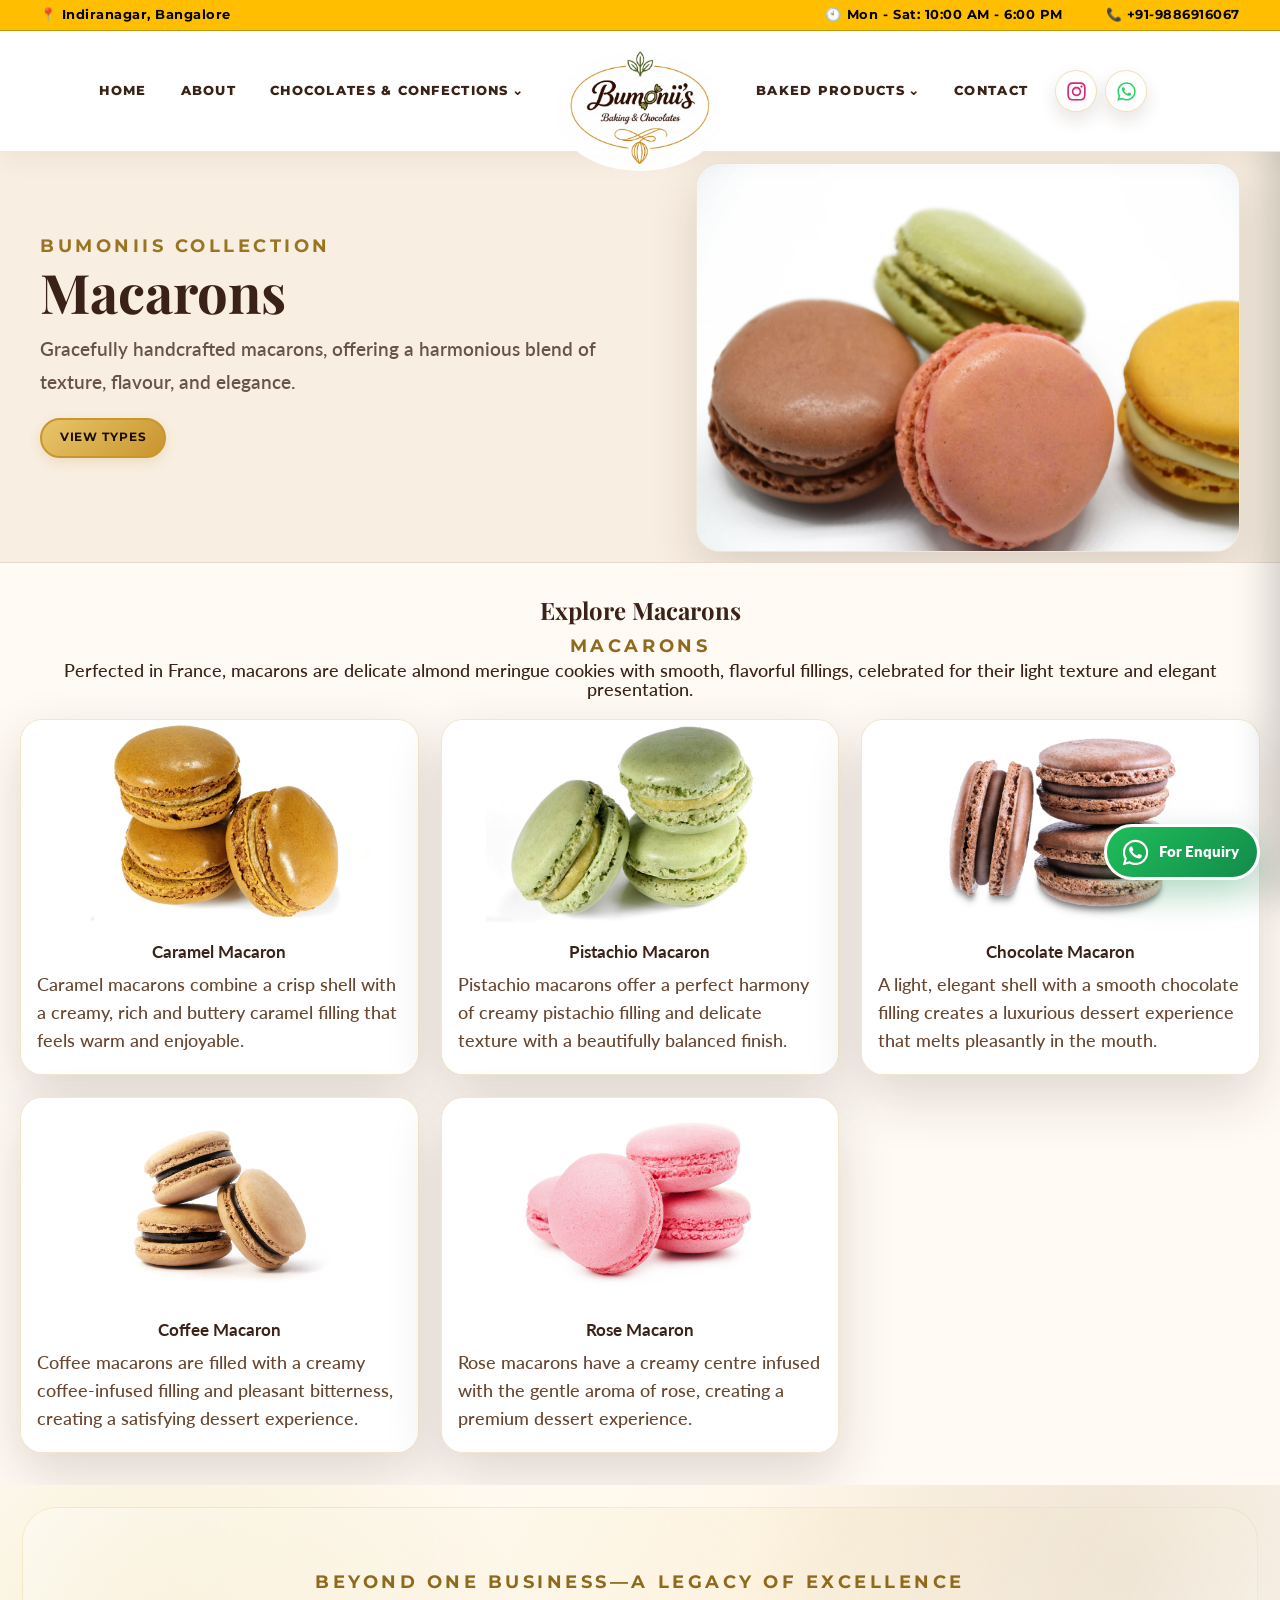
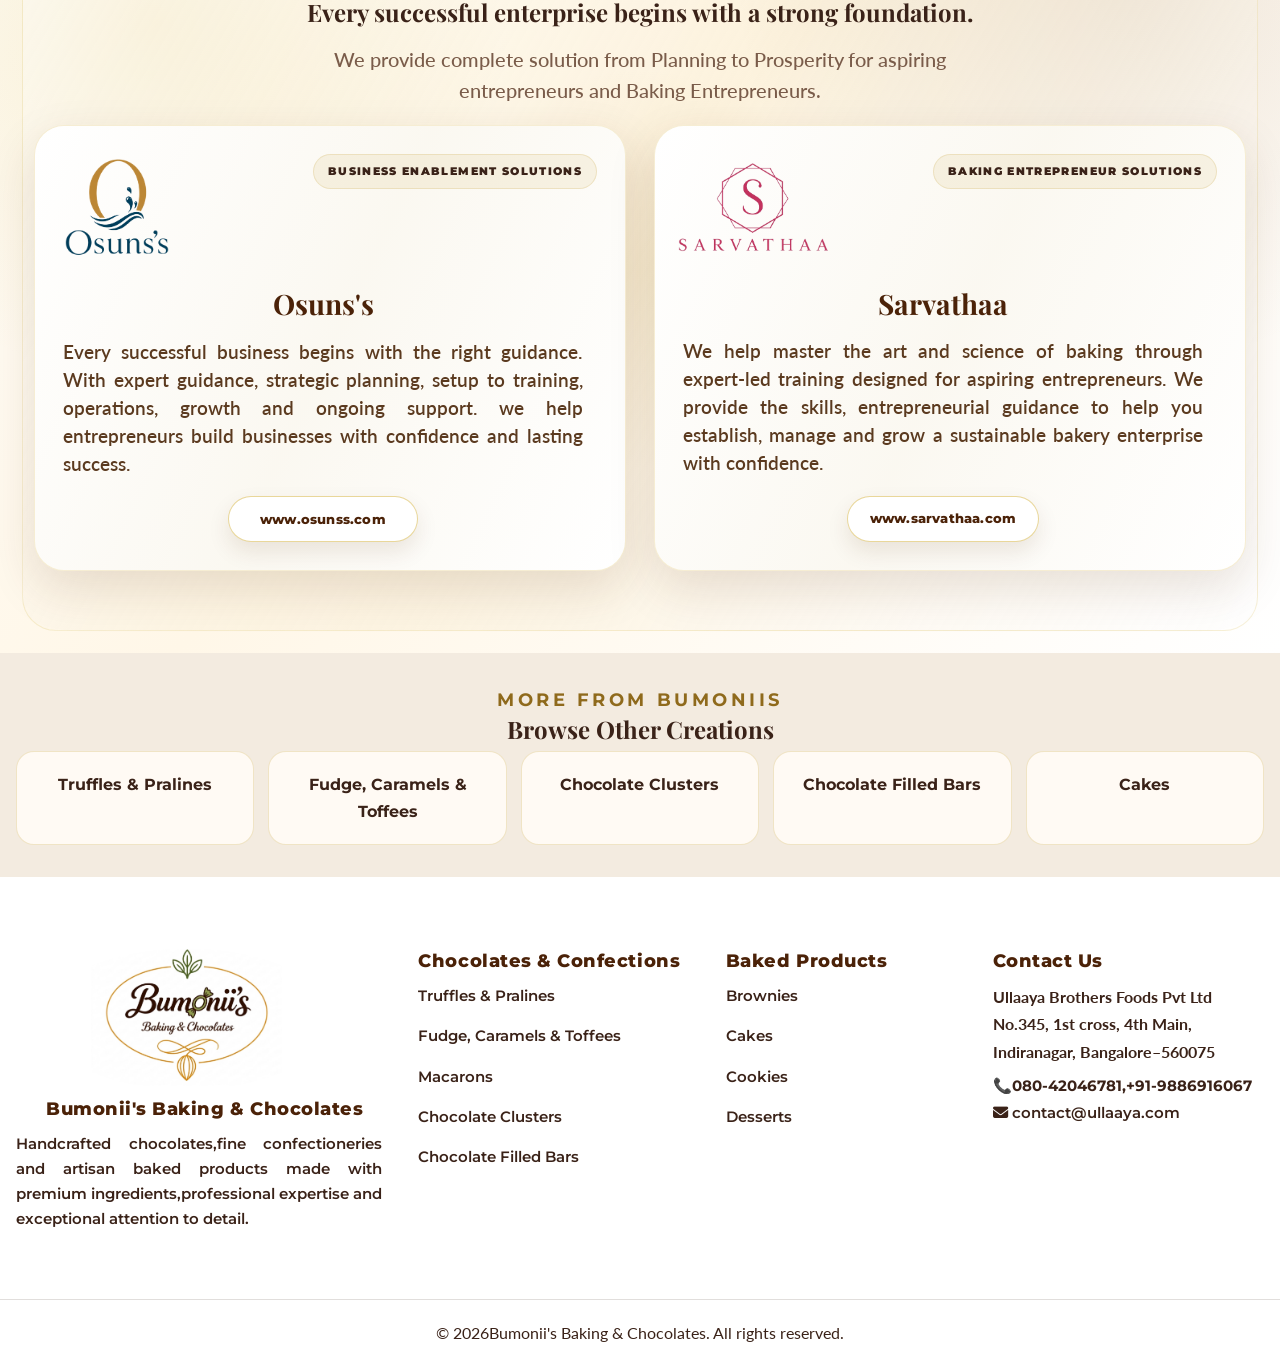
<file: macaroons.html>
<!DOCTYPE html>

<html lang="en">

<head>
      <meta charset="utf-8" />
      <meta content="width=device-width, initial-scale=1.0" name="viewport" />
      <title>Macarons | Bumonii's Baking &amp; Chocolates</title>
      <meta content="Colourful, delicate macarons with crisp shells, soft centres and elegant flavours for premium occasions. Contact Bumoniis on WhatsApp for details and pricing."
            name="description" />
      <meta content="Macarons — Bumoniis Baking &amp; Chocolates" property="og:title" />
      <meta content="Colourful, delicate macarons with crisp shells, soft centres and elegant flavours for premium occasions."
            property="og:description" />
      <meta content="website" property="og:type" />
      <meta content="https://images.unsplash.com/photo-1569864358642-9d1684040f43?q=80&amp;w=1800&amp;auto=format&amp;fit=crop"
            property="og:image" />
      <link href="style.css" rel="stylesheet" />
      <link href="https://fonts.googleapis.com" rel="preconnect" />
      <link crossorigin="" href="https://fonts.gstatic.com" rel="preconnect" />
      <link rel="stylesheet" href="https://cdnjs.cloudflare.com/ajax/libs/font-awesome/6.7.2/css/all.min.css">
</head>

<body class="chocolate-subproducts-page">
      <div id="scroll-progress">
      </div>
      <header class="site-header kron-header" id="navbar">
            <div aria-label="Store information" class="kron-info-bar">
                  <div class="container kron-info-inner">
                        <span class="info-item location-info">
                              <span aria-hidden="true" class="info-icon">
                                    📍
                              </span>Indiranagar, Bangalore
                        </span>
                        <span class="info-item time-info">
                              <span aria-hidden="true" class="info-icon">
                                    🕙
                              </span>
                              Mon - Sat: 10:00 AM -
                              6:00 PM
                        </span>
                        <a class="info-item call-info" href="tel:+919886916067">
                              <span aria-hidden="true" class="info-icon">
                              </span>
                              📞 +91-9886916067
                        </a>
                  </div>
            </div>
            <div class="container nav-container">
                  <nav aria-label="Main navigation" class="nav-inner kron-nav">
                        <div class="nav-left-col">
                              <ul class="nav-links">
                                    <li>
                                          <a href="index.html#hero">
                                                Home
                                          </a>
                                    </li>
                                    <li>
                                          <a href="index.html#about">
                                                About
                                          </a>
                                    </li>
                                    <li class="nav-dropdown">
                                          <a href="index.html#products">
                                                Chocolates &amp; Confections
                                                <span aria-hidden="true">
                                                      ⌄
                                                </span>
                                          </a>
                                          <ul class="dropdown-menu">
                                                <li>
                                                      <a href="truffles-pralines.html">
                                                            Truffles &amp; Pralines
                                                      </a>
                                                </li>
                                                <li>
                                                      <a href="fudge-caramels-toffees.html">
                                                            Fudge, Caramels &amp; Toffees
                                                      </a>
                                                </li>
                                                <li>
                                                      <a class="active" href="macaroons.html">
                                                            Macarons
                                                      </a>
                                                </li>
                                                <li>
                                                      <a href="chocolate-clusters.html">
                                                            Chocolate Clusters
                                                      </a>
                                                </li>
                                                <li>
                                                      <a href="choconut-filled-bars.html">
                                                            Chocolate Filled Bars
                                                      </a>
                                                </li>
                                          </ul>
                                    </li>
                              </ul>
                        </div>
                        <a aria-label="Bumoniis home" class="brand-logo kron-center-logo" href="index.html">
                              <img alt="Bumoniis Baking &amp; Chocolates logo" src="assets/final.loogo.png" />
                        </a>
                        <div class="nav-right-col">
                              <ul class="nav-links">
                                    <li class="nav-dropdown">
                                          <a href="#">
                                                Baked Products
                                                <span aria-hidden="true">
                                                      ⌄
                                                </span>
                                          </a>
                                          <ul class="dropdown-menu">
                                                <li>
                                                      <a href="brownies.html">
                                                            Brownies
                                                      </a>
                                                </li>
                                                <li>
                                                      <a href="cakes.html">
                                                            Cakes
                                                      </a>
                                                </li>
                                                <li>
                                                      <a href="cookies.html">
                                                            Cookies
                                                      </a>
                                                </li>
                                                <li>
                                                      <a href="desserts.html">
                                                            Desserts
                                                      </a>
                                                </li>
                                          </ul>
                                    </li>
                                    <li>
                                          <a href="index.html#contact">
                                                Contact
                                          </a>
                                    </li>
                              </ul>
                              <div class="nav-actions">
                                    <a aria-label="Instagram Profile" class="nav-social-icon instagram-icon"
                                          href="https://instagram.com/zenin_.200" rel="noopener noreferrer"
                                          target="_blank"><svg aria-hidden="true" focusable="false"
                                                viewbox="0 0 448 512" xmlns="http://www.w3.org/2000/svg">
                                                <path
                                                      d="M224.1 141c-63.6 0-114.9 51.3-114.9 114.9S160.5 370.8 224.1 370.8 339 319.5 339 255.9 287.7 141 224.1 141zm0 189.6c-41.1 0-74.7-33.5-74.7-74.7s33.5-74.7 74.7-74.7 74.7 33.5 74.7 74.7-33.6 74.7-74.7 74.7zm146.4-194.3c0 14.9-12 26.8-26.8 26.8-14.9 0-26.8-12-26.8-26.8s12-26.8 26.8-26.8 26.8 12 26.8 26.8zm76.1 27.2c-1.7-35.9-9.9-67.7-36.2-93.9S352.4 35.1 316.5 33.4c-37-2.1-147.9-2.1-184.9 0-35.8 1.7-67.6 9.9-93.9 36.1S3.2 127.5 1.5 163.4c-2.1 37-2.1 147.9 0 184.9 1.7 35.9 9.9 67.7 36.2 93.9s58 34.5 93.9 36.2c37 2.1 147.9 2.1 184.9 0 35.9-1.7 67.7-9.9 93.9-36.2s34.5-58 36.2-93.9c2.1-37 2.1-147.8 0-184.8zM398.8 388c-7.8 19.6-22.9 34.7-42.6 42.6-29.5 11.7-99.5 9-132.1 9s-102.7 2.6-132.1-9c-19.6-7.8-34.7-22.9-42.6-42.6-11.7-29.5-9-99.5-9-132.1s-2.6-102.7 9-132.1c7.8-19.6 22.9-34.7 42.6-42.6 29.5-11.7 99.5-9 132.1-9s102.7-2.6 132.1 9c19.6 7.8 34.7 22.9 42.6 42.6 11.7 29.5 9 99.5 9 132.1s2.7 102.7-9 132.1z">
                                                </path>
                                          </svg></a>
                                    <a aria-label="WhatsApp Enquiry" class="nav-social-icon whatsapp-icon"
                                          href="https://wa.me/919886916067?text=Hello%20Bumoniis%2C%20I%20would%20like%20to%20place%20an%20enquiry."
                                          rel="noopener noreferrer" target="_blank"><svg aria-hidden="true"
                                                focusable="false" viewbox="0 0 448 512"
                                                xmlns="http://www.w3.org/2000/svg">
                                                <path
                                                      d="M380.9 97.1C339 55.1 283.2 32 223.9 32c-122.4 0-222 99.6-222 222 0 39.1 10.2 77.3 29.6 111L0 480l117.7-30.9c32.4 17.7 68.9 27 106.1 27h.1c122.3 0 224.1-99.6 224.1-222 0-59.3-25.2-115-67.1-157zm-157 341.6c-33.2 0-65.7-8.9-94-25.7l-6.7-4-69.8 18.3L72 359.2l-4.4-7c-18.5-29.4-28.2-63.3-28.2-98.2 0-101.7 82.8-184.5 184.6-184.5 49.3 0 95.6 19.2 130.4 54.1 34.8 34.9 56.2 81.2 56.1 130.5 0 101.8-84.9 184.6-186.6 184.6zm101.2-138.2c-5.5-2.8-32.8-16.2-37.9-18-5.1-1.9-8.8-2.8-12.5 2.8-3.7 5.5-14.3 18-17.6 21.8-3.2 3.7-6.5 4.2-12 1.4-32.6-16.3-54-29.1-75.5-66-5.7-9.8 5.7-9.1 16.3-30.3 1.8-3.7.9-6.9-.5-9.7-1.4-2.8-12.5-30.1-17.1-41.2-4.5-10.8-9.1-9.3-12.5-9.5-3.2-.2-6.9-.2-10.6-.2s-9.7 1.4-14.8 6.9c-5.1 5.5-19.4 19-19.4 46.3s19.9 53.7 22.6 57.4c2.8 3.7 39.1 59.7 94.8 83.8 35.2 15.2 49 16.5 66.6 13.8 10.7-1.6 32.8-13.4 37.4-26.4 4.6-13 4.6-24.1 3.2-26.4-1.3-2.5-5-3.9-10.5-6.5z">
                                                </path>
                                          </svg></a>
                              </div>
                        </div>
                        <button aria-controls="mobile-drawer" aria-expanded="false" aria-label="Open menu"
                              class="hamburger" id="hamburger" type="button">
                              <span>
                              </span>
                              <span>
                              </span>
                              <span>
                              </span>
                        </button>
                  </nav>
            </div>
      </header>
      <div class="mobile-backdrop" id="mobile-backdrop">
      </div>
      <aside aria-hidden="true" class="mobile-drawer" id="mobile-drawer">
            <div class="drawer-header">
                  <a class="brand-logo drawer-logo" href="index.html">
                        <img alt="Bumoniis logo" src="assets/final.loogo.png" />
                  </a>
                  <button aria-label="Close menu" class="drawer-close" id="drawer-close" type="button">
                        ×
                  </button>
            </div>
            <nav aria-label="Mobile navigation" class="drawer-links">
                  <a href="index.html#hero">
                        Home
                  </a>
                  <a href="index.html#about">
                        About Us
                  </a>
                  <div class="drawer-dropdown">
                        <button aria-expanded="false" class="drawer-dropdown-toggle" type="button">
                              Chocolates &amp; Confections
                              <span aria-hidden="true">
                                    ⌄
                              </span>
                        </button>
                        <div class="drawer-submenu">
                              <a href="truffles-pralines.html">
                                    Truffles &amp; Pralines
                              </a>
                              <a href="fudge-caramels-toffees.html">
                                    Fudge, Caramels &amp; Toffees
                              </a>
                              <a href="macaroons.html">
                                    Macarons
                              </a>
                              <a href="chocolate-clusters.html">
                                    Chocolate Clusters
                              </a>
                              <a href="choconut-filled-bars.html">
                                    Chocolate Filled Bars
                              </a>
                        </div>
                  </div>
                  <div class="drawer-dropdown">
                        <button aria-expanded="false" class="drawer-dropdown-toggle" type="button">
                              Baked Products
                              <span aria-hidden="true">
                                    ⌄
                              </span>
                        </button>
                        <div class="drawer-submenu">
                              <a href="brownies.html">
                                    Brownies
                              </a>
                              <a href="cakes.html">
                                    Cakes
                              </a>
                              <a href="cookies.html">
                                    Cookies
                              </a>
                              <a href="desserts.html">
                                    Desserts
                              </a>
                        </div>
                  </div>
                  <a href="index.html#contact">
                        Contact
                  </a>
            </nav>
            <div class="drawer-footer">
            </div>
      </aside>
      <main>
            <section class="detail-hero banner-contain">
                  <img alt="Macarons hero banner" fetchpriority="high"
                        src="sujjth/Main Products in main page/macarons.png" />
                  <div class="detail-overlay">
                  </div>
                  <div class="container detail-content">
                        <nav aria-label="Breadcrumb" class="breadcrumb">
                              <a href="index.html#hero">
                                    Home
                              </a>
                              <span>
                                    ›
                              </span>
                              <a href="index.html#products">
                                    Products
                              </a>
                              <span>
                                    ›
                              </span>
                              <span>
                                    Macarons
                              </span>
                        </nav>
                        <span class="eyebrow">
                              Bumoniis Collection
                        </span>
                        <h1>Macarons</h1>
                        <p> Gracefully handcrafted macarons, offering a harmonious blend of texture, flavour, and
                              elegance.</p>
                        <a class="btn btn-primary" href="#types">
                              View Types
                        </a>
                  </div>
            </section>
            <section class="section product-intro">
                  <div class="container">
                         <div class="section-header">
                              <h2 class="section-title">Explore Macarons</h2>
                        </div>
                                    <div class="section-header">
                             
                            <span class="eyebrow" class="section-title">Macarons</span>
                        </div><p class="center">
                                              Perfected in France, macarons are delicate almond meringue cookies with smooth, flavorful fillings, celebrated for their light texture and elegant presentation.
                                        </p>
                        </div>
                        <div class="types-grid" id="types">
                              <article class="type-card">
                                    <img alt="Caramel - Macarons" decoding="async" loading="eager"
                                          src="sujjth/Sub products inside the page/macarons/caramel macaron.png" />
                                    <div class="type-card-body">
                                          <h3>Caramel Macaron</h3>
                                          <p>Caramel macarons combine a crisp shell with a creamy, rich and buttery
                                                caramel filling that feels warm and enjoyable.</p>
                                    </div>
                              </article>
                              <article class="type-card">
                                    <img alt="Pistachio Macarons - Macarons" decoding="async" loading="eager"
                                          src="sujjth/Sub products inside the page/macarons/pista macaron.png" />
                                    <div class="type-card-body">
                                          <h3>Pistachio Macaron</h3>
                                          <p>Pistachio macarons offer a perfect harmony of creamy pistachio filling and
                                                delicate texture with a beautifully balanced finish.</p>
                                    </div>
                              </article>
                              <article class="type-card">
                                    <img alt="Chocolate Macarons - Macarons" decoding="async" loading="eager"
                                          src="sujjth/Sub products inside the page/macarons/chocolate macaron.png" />
                                    <div class="type-card-body">
                                          <h3>Chocolate Macaron</h3>
                                          <p>A light, elegant shell with a smooth chocolate filling creates a luxurious
                                                dessert experience that melts pleasantly in the mouth.</p>
                                    </div>
                              </article>
                              <article class="type-card">
                                    <img alt="Coffee Macarons - Macarons" decoding="async" loading="eager"
                                          src="sujjth/final pics/inside ppics/coffee mcaron.png" />
                                    <div class="type-card-body">
                                          <h3>Coffee Macaron</h3>
                                          <p>Coffee macarons are filled with a creamy coffee-infused filling and
                                                pleasant bitterness, creating a satisfying dessert experience.</p>
                                    </div>
                              </article>
                              <article class="type-card">
                                    <img alt="Rose Macarons - Macarons" decoding="async" loading="eager"
                                          src="sujjth/final pics/inside ppics/rose macaron.png" />
                                    <div class="type-card-body">
                                          <h3>Rose Macaron</h3>
                                          <p>Rose macarons have a creamy centre infused with the gentle aroma of rose,
                                                creating a premium dessert experience.</p>
                                    </div>
                              </article>
                        </div>
                  </div>
            </section>
            <section class="section other-business-section" id="other-business">
                        <div class="container">
                                <div class="section-header other-business-header">
                                        <span class="eyebrow">Beyond One Business—A Legacy of Excellence</span>
                                        <h2 class="section-title">Every successful enterprise begins with a strong foundation.</h2>
                                        <p class="section-subtitle">We provide complete solution from Planning to Prosperity for aspiring entrepreneurs and Baking Entrepreneurs.</p>
                                </div>
                                <div class="other-business-grid">
                                        <article class="other-business-card osuns-card reveal-card">
                                                <div class="business-card-top">
                                                        <div class="business-logo-box clean-logo-box">
                                                                <img alt="Osun's Logo" loading="lazy"
                                                                        src="assets/logo.osun.png" />
                                                        </div><span class="business-label">Business enablement solutions</span>
                                                </div>
                                                <div class="business-card-content">
                                                         <h3>Osuns's</h3>
                                                        <p>
                                                               Every successful business begins with the right guidance. With expert guidance, strategic planning, setup to training, operations, growth and ongoing support. we help entrepreneurs build businesses with confidence and lasting success.
                                                        </p>
                                                        <a class="business-link" href="https://www.osunss.com"
                                                                rel="noopener noreferrer"
                                                                target="_blank">www.osunss.com</a>
                                                </div>
                                        </article>
                                        <article class="other-business-card sarvathaa-card reveal-card">
                                                <div class="business-card-top">
                                                        <div class="business-logo-box clean-logo-box">
                                                                <img alt="Sarvathaa Logo" loading="lazy"
                                                                        src="assets/sarvathaa-logo.png" />
                                                        </div><span class="business-label">Baking Entrepreneur Solutions</span>
                                                </div>
                                                <div class="business-card-content">
                                                        <h3>Sarvathaa</h3>
                                                        <p>
                                                               We help master the art and science of baking through expert-led training designed for aspiring entrepreneurs. We provide the skills, entrepreneurial guidance to help you establish, manage and grow a sustainable bakery enterprise with confidence.
                                                        </p>
                                                        <a class="business-link" href="https://www.sarvathaa.com"
                                                                rel="noopener noreferrer"
                                                                target="_blank">www.sarvathaa.com</a>
                                                </div>
                                        </article>
                                </div>
                        </div>
                </section>
            <section class="section products-section">
                  <div class="container">
                        <div class="section-header">
                              <span class="eyebrow">
                                    More from Bumoniis
                              </span>
                              <h2 class="section-title">
                                    Browse Other Creations
                              </h2>
                        </div>
                        <div class="mini-links">
                              <a class="mini-link" href="truffles-pralines.html">
                                    Truffles &amp; Pralines
                              </a>
                              <a class="mini-link" href="fudge-caramels-toffees.html">
                                    Fudge, Caramels &amp; Toffees
                              </a>
                              <a class="mini-link" href="chocolate-clusters.html">
                                    Chocolate Clusters
                              </a>
                              <a class="mini-link" href="choconut-filled-bars.html">
                                    Chocolate Filled Bars
                              </a>
                              <a class="mini-link" href="cakes.html">
                                    Cakes
                              </a>
                        </div>
                  </div>
            </section>
      </main>
      <footer class="site-footer" id="contact">
                <div class="container footer-grid footer-grid-updated">
                        <div class="footer-brand-block">
                                <a class="footer-logo footer-logo-left" href="index.html">
                                        <img alt="Bumoniis Baking &amp; Chocolates logo" src="assets/final.loogo.png" />
                                </a>
                                <h3 class="footer-brand-title">Bumonii's Baking &amp; Chocolates</h3>
                                <p>Handcrafted chocolates,fine confectioneries and artisan baked products made with premium ingredients,professional expertise and exceptional attention to detail.</p>
                        </div>
                        <div class="footer-link-block">
                                <h3>Chocolates &amp; Confections</h3>
                                <ul>
                                        <li><a href="truffles-pralines.html">Truffles &amp; Pralines</a></li>
                                        <li><a href="fudge-caramels-toffees.html">Fudge, Caramels &amp; Toffees</a></li>
                                        <li><a href="macaroons.html">Macarons</a></li>
                                        <li><a href="chocolate-clusters.html">Chocolate Clusters</a></li>
                                        <li><a href="choconut-filled-bars.html">Chocolate Filled Bars</a></li>
                                </ul>
                        </div>
                        <div class="footer-link-block">
                                <h3>Baked Products</h3>
                                <ul>
                                        <li><a href="brownies.html">Brownies</a></li>
                                        <li><a href="cakes.html">Cakes</a></li>
                                        <li><a href="cookies.html">Cookies</a></li>
                                        <li><a href="desserts.html">Desserts</a></li>
                                </ul>
                        </div>
                        <div class="footer-contact-block">
                                <h3>Contact Us</h3>
                                <h4>Ullaaya Brothers Foods Pvt Ltd No.345, 1st cross, 4th Main, Indiranagar,
                                        Bangalore–560075
                                </h4>
                                <a class="footer-phone" href="tel:080-42046781"><h4>📞080-42046781,+91-9886916067</h4></a>
                               <a href="mailto:contact@ullaayafoods.com">
                             <i class="fa-solid fa-envelope"></i>   contact@ullaaya.com
</a>
                        </div>
                </div>
                <div class="footer-bottom">© <span id="year"></span>Bumonii's Baking &amp; Chocolates. All rights
                        reserved.</div>
        </footer>
      <a aria-label="For Enquiry on WhatsApp" class="floating-whatsapp"
            href="https://wa.me/919886916067?text=Hello%20Bumoniis%2C%20I%20would%20like%20to%20place%20an%20enquiry."
            rel="noopener noreferrer" target="_blank"><svg aria-hidden="true" focusable="false" viewbox="0 0 448 512"
                  xmlns="http://www.w3.org/2000/svg">
                  <path
                        d="M380.9 97.1C339 55.1 283.2 32 223.9 32c-122.4 0-222 99.6-222 222 0 39.1 10.2 77.3 29.6 111L0 480l117.7-30.9c32.4 17.7 68.9 27 106.1 27h.1c122.3 0 224.1-99.6 224.1-222 0-59.3-25.2-115-67.1-157zm-157 341.6c-33.2 0-65.7-8.9-94-25.7l-6.7-4-69.8 18.3L72 359.2l-4.4-7c-18.5-29.4-28.2-63.3-28.2-98.2 0-101.7 82.8-184.5 184.6-184.5 49.3 0 95.6 19.2 130.4 54.1 34.8 34.9 56.2 81.2 56.1 130.5 0 101.8-84.9 184.6-186.6 184.6zm101.2-138.2c-5.5-2.8-32.8-16.2-37.9-18-5.1-1.9-8.8-2.8-12.5 2.8-3.7 5.5-14.3 18-17.6 21.8-3.2 3.7-6.5 4.2-12 1.4-32.6-16.3-54-29.1-75.5-66-5.7-9.8 5.7-9.1 16.3-30.3 1.8-3.7.9-6.9-.5-9.7-1.4-2.8-12.5-30.1-17.1-41.2-4.5-10.8-9.1-9.3-12.5-9.5-3.2-.2-6.9-.2-10.6-.2s-9.7 1.4-14.8 6.9c-5.1 5.5-19.4 19-19.4 46.3s19.9 53.7 22.6 57.4c2.8 3.7 39.1 59.7 94.8 83.8 35.2 15.2 49 16.5 66.6 13.8 10.7-1.6 32.8-13.4 37.4-26.4 4.6-13 4.6-24.1 3.2-26.4-1.3-2.5-5-3.9-10.5-6.5z">
                  </path>
            </svg><span>For Enquiry</span></a>
      <script src="script.js">
      </script>
</body>

</html>
</file>
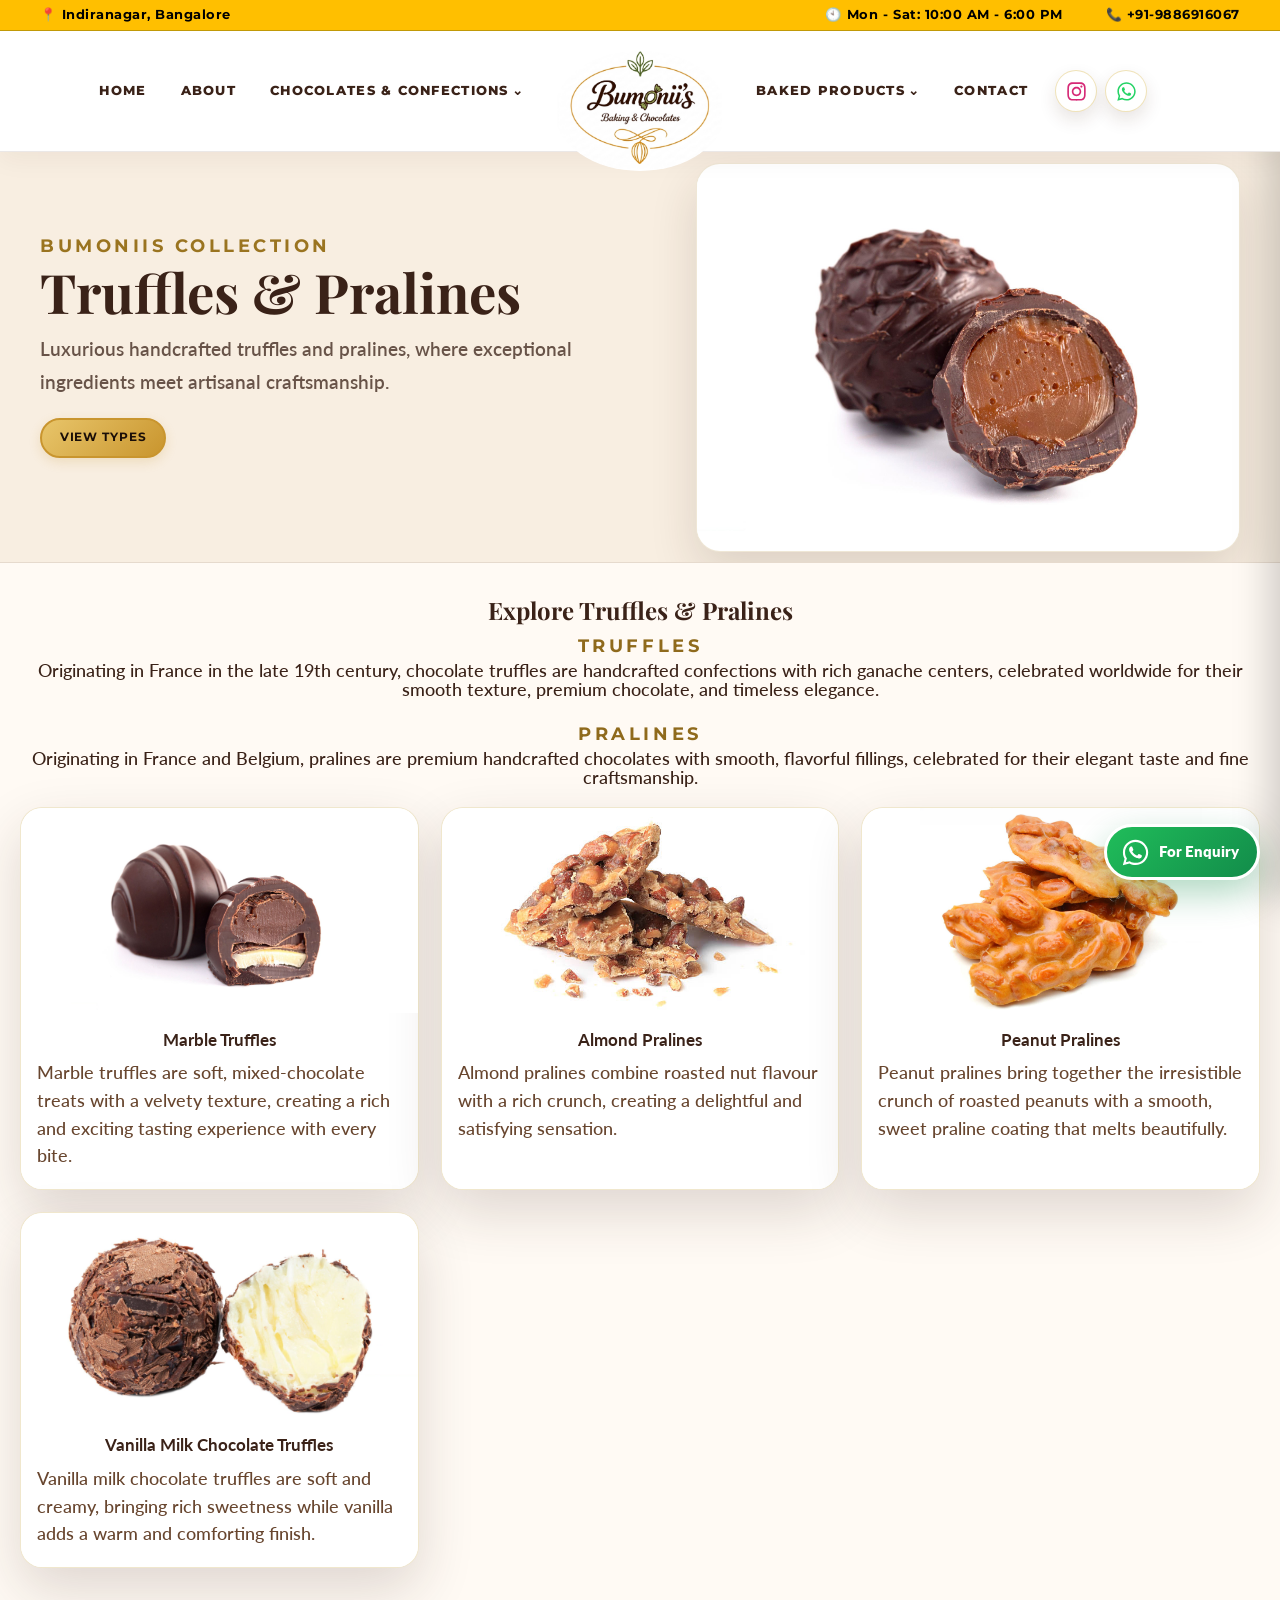
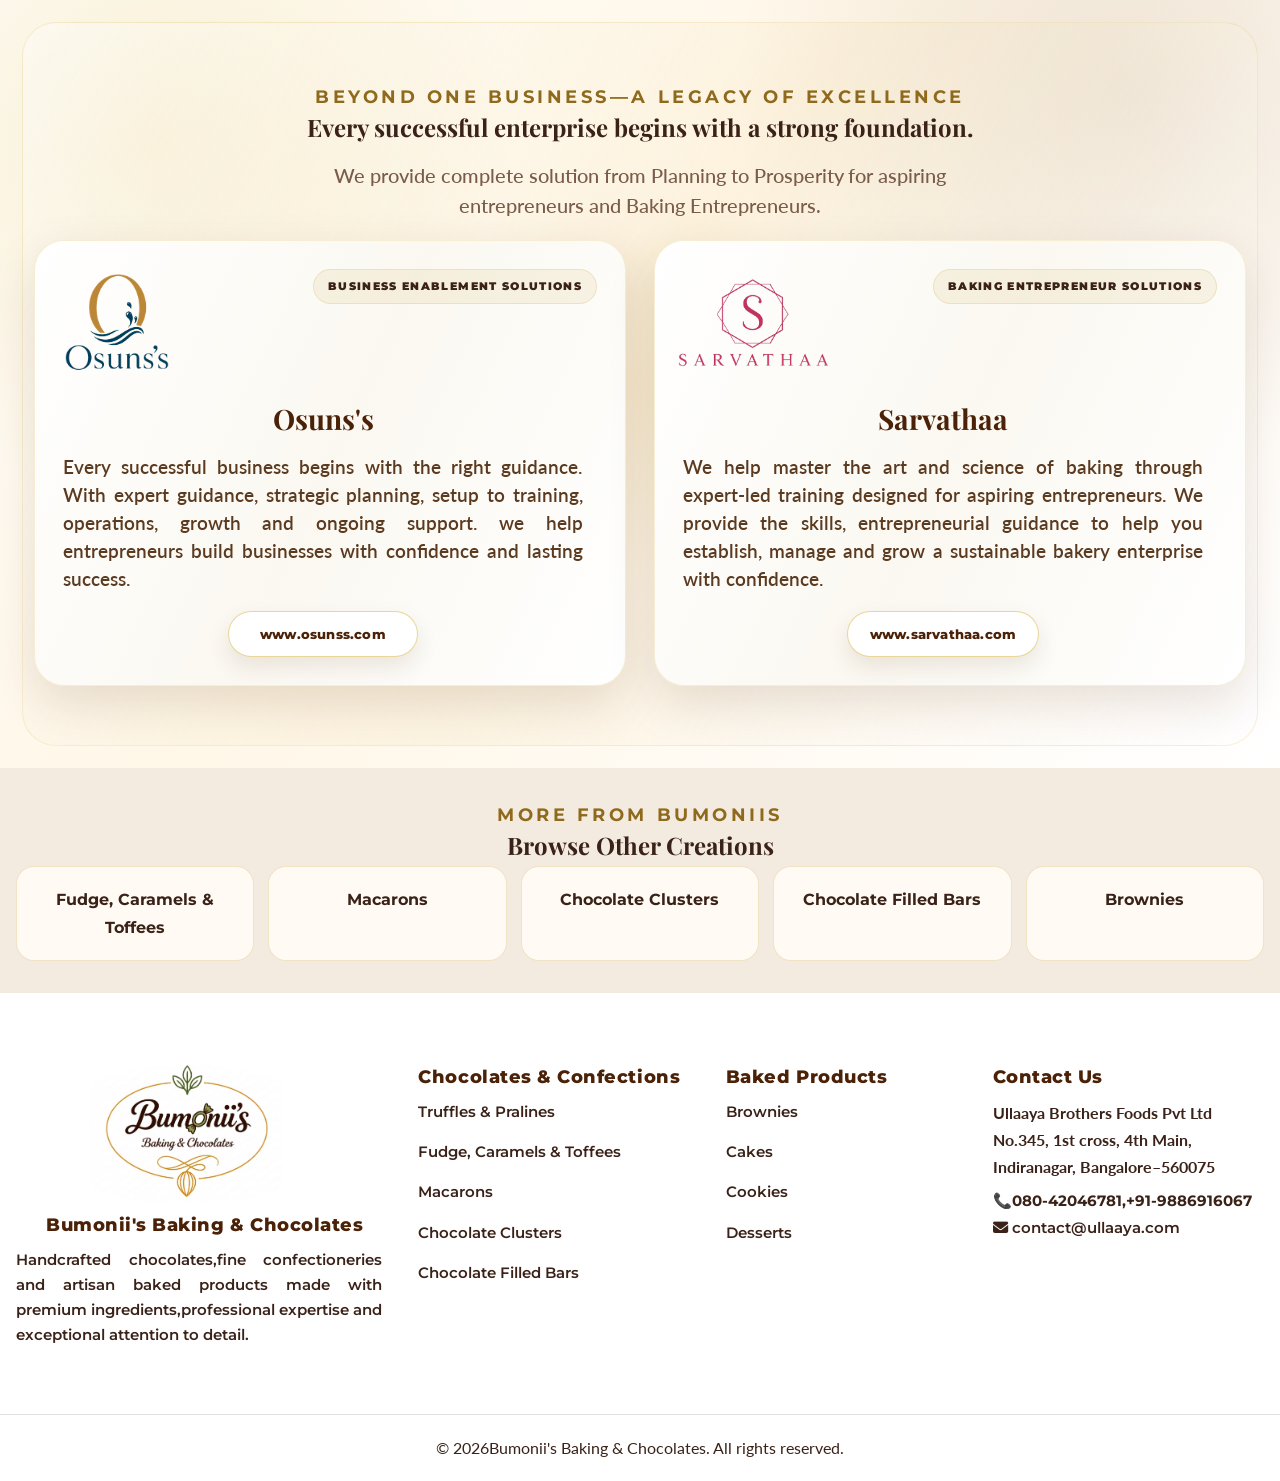
<file: truffles-pralines.html>
<!DOCTYPE html>

<html lang="en">

<head>
      <meta charset="utf-8" />
      <meta content="width=device-width, initial-scale=1.0" name="viewport" />
      <title>Truffles &amp; Pralines | Bumonii's Baking &amp; Chocolates</title>
      <meta content="Elegant cocoa-rich truffles and filled pralines with smooth centres, glossy finishes and premium gifting appeal. Contact Bumoniis on WhatsApp for details and pricing."
            name="description" />
      <meta content="Truffles &amp; Pralines — Bumoniis Baking &amp; Chocolates" property="og:title" />
      <meta content="Elegant cocoa-rich truffles and filled pralines with smooth centres, glossy finishes and premium gifting appeal."
            property="og:description" />
      <meta content="website" property="og:type" />
      <meta content="https://images.unsplash.com/photo-1606313564200-e75d5e30476c?q=80&amp;w=1800&amp;auto=format&amp;fit=crop"
            property="og:image" />
      <link href="style.css" rel="stylesheet" />
      <link href="https://fonts.googleapis.com" rel="preconnect" />
      <link crossorigin="" href="https://fonts.gstatic.com" rel="preconnect" />
      <link rel="stylesheet" href="https://cdnjs.cloudflare.com/ajax/libs/font-awesome/6.7.2/css/all.min.css">
</head>

<body class="chocolate-subproducts-page">
      <div id="scroll-progress">
      </div>
      <header class="site-header kron-header" id="navbar">
            <div aria-label="Store information" class="kron-info-bar">
                  <div class="container kron-info-inner">
                        <span class="info-item location-info">
                              <span aria-hidden="true" class="info-icon">
                                    📍
                              </span>Indiranagar, Bangalore
                        </span>
                        <span class="info-item time-info">
                              <span aria-hidden="true" class="info-icon">
                                    🕙
                              </span>
                              Mon - Sat: 10:00 AM -
                              6:00 PM
                        </span>
                        <a class="info-item call-info" href="tel:+919886916067">
                              <span aria-hidden="true" class="info-icon">
                              </span>
                              📞 +91-9886916067
                        </a>
                  </div>
            </div>
            <div class="container nav-container">
                  <nav aria-label="Main navigation" class="nav-inner kron-nav">
                        <div class="nav-left-col">
                              <ul class="nav-links">
                                    <li>
                                          <a href="index.html#hero">
                                                Home
                                          </a>
                                    </li>
                                    <li>
                                          <a href="index.html#about">
                                                About
                                          </a>
                                    </li>
                                    <li class="nav-dropdown">
                                          <a href="index.html#products">
                                                Chocolates &amp; Confections
                                                <span aria-hidden="true">
                                                      ⌄
                                                </span>
                                          </a>
                                          <ul class="dropdown-menu">
                                                <li>
                                                      <a class="active" href="truffles-pralines.html">
                                                            Truffles &amp; Pralines
                                                      </a>
                                                </li>
                                                <li>
                                                      <a href="fudge-caramels-toffees.html">
                                                            Fudge, Caramels &amp; Toffees
                                                      </a>
                                                </li>
                                                <li>
                                                      <a href="macaroons.html">
                                                            Macarons
                                                      </a>
                                                </li>
                                                <li>
                                                      <a href="chocolate-clusters.html">
                                                            Chocolate Clusters
                                                      </a>
                                                </li>
                                                <li>
                                                      <a href="choconut-filled-bars.html">
                                                            Chocolate Filled Bars
                                                      </a>
                                                </li>
                                          </ul>
                                    </li>
                              </ul>
                        </div>
                        <a aria-label="Bumoniis home" class="brand-logo kron-center-logo" href="index.html">
                              <img alt="Bumoniis Baking &amp; Chocolates logo" src="assets/final.loogo.png" />
                        </a>
                        <div class="nav-right-col">
                              <ul class="nav-links">
                                    <li class="nav-dropdown">
                                          <a href="#">
                                                Baked Products
                                                <span aria-hidden="true">
                                                      ⌄
                                                </span>
                                          </a>
                                          <ul class="dropdown-menu">
                                                <li>
                                                      <a href="brownies.html">
                                                            Brownies
                                                      </a>
                                                </li>
                                                <li>
                                                      <a href="cakes.html">
                                                            Cakes
                                                      </a>
                                                </li>
                                                <li>
                                                      <a href="cookies.html">
                                                            Cookies
                                                      </a>
                                                </li>
                                                <li>
                                                      <a href="desserts.html">
                                                            Desserts
                                                      </a>
                                                </li>
                                          </ul>
                                    </li>
                                    <li>
                                          <a href="index.html#contact">
                                                Contact
                                          </a>
                                    </li>
                              </ul>
                              <div class="nav-actions">
                                    <a aria-label="Instagram Profile" class="nav-social-icon instagram-icon"
                                          href="https://instagram.com/zenin_.200" rel="noopener noreferrer"
                                          target="_blank"><svg aria-hidden="true" focusable="false"
                                                viewbox="0 0 448 512" xmlns="http://www.w3.org/2000/svg">
                                                <path
                                                      d="M224.1 141c-63.6 0-114.9 51.3-114.9 114.9S160.5 370.8 224.1 370.8 339 319.5 339 255.9 287.7 141 224.1 141zm0 189.6c-41.1 0-74.7-33.5-74.7-74.7s33.5-74.7 74.7-74.7 74.7 33.5 74.7 74.7-33.6 74.7-74.7 74.7zm146.4-194.3c0 14.9-12 26.8-26.8 26.8-14.9 0-26.8-12-26.8-26.8s12-26.8 26.8-26.8 26.8 12 26.8 26.8zm76.1 27.2c-1.7-35.9-9.9-67.7-36.2-93.9S352.4 35.1 316.5 33.4c-37-2.1-147.9-2.1-184.9 0-35.8 1.7-67.6 9.9-93.9 36.1S3.2 127.5 1.5 163.4c-2.1 37-2.1 147.9 0 184.9 1.7 35.9 9.9 67.7 36.2 93.9s58 34.5 93.9 36.2c37 2.1 147.9 2.1 184.9 0 35.9-1.7 67.7-9.9 93.9-36.2s34.5-58 36.2-93.9c2.1-37 2.1-147.8 0-184.8zM398.8 388c-7.8 19.6-22.9 34.7-42.6 42.6-29.5 11.7-99.5 9-132.1 9s-102.7 2.6-132.1-9c-19.6-7.8-34.7-22.9-42.6-42.6-11.7-29.5-9-99.5-9-132.1s-2.6-102.7 9-132.1c7.8-19.6 22.9-34.7 42.6-42.6 29.5-11.7 99.5-9 132.1-9s102.7-2.6 132.1 9c19.6 7.8 34.7 22.9 42.6 42.6 11.7 29.5 9 99.5 9 132.1s2.7 102.7-9 132.1z">
                                                </path>
                                          </svg></a>
                                    <a aria-label="WhatsApp Enquiry" class="nav-social-icon whatsapp-icon"
                                          href="https://wa.me/919886916067?text=Hello%20Bumoniis%2C%20I%20would%20like%20to%20place%20an%20enquiry."
                                          rel="noopener noreferrer" target="_blank"><svg aria-hidden="true"
                                                focusable="false" viewbox="0 0 448 512"
                                                xmlns="http://www.w3.org/2000/svg">
                                                <path
                                                      d="M380.9 97.1C339 55.1 283.2 32 223.9 32c-122.4 0-222 99.6-222 222 0 39.1 10.2 77.3 29.6 111L0 480l117.7-30.9c32.4 17.7 68.9 27 106.1 27h.1c122.3 0 224.1-99.6 224.1-222 0-59.3-25.2-115-67.1-157zm-157 341.6c-33.2 0-65.7-8.9-94-25.7l-6.7-4-69.8 18.3L72 359.2l-4.4-7c-18.5-29.4-28.2-63.3-28.2-98.2 0-101.7 82.8-184.5 184.6-184.5 49.3 0 95.6 19.2 130.4 54.1 34.8 34.9 56.2 81.2 56.1 130.5 0 101.8-84.9 184.6-186.6 184.6zm101.2-138.2c-5.5-2.8-32.8-16.2-37.9-18-5.1-1.9-8.8-2.8-12.5 2.8-3.7 5.5-14.3 18-17.6 21.8-3.2 3.7-6.5 4.2-12 1.4-32.6-16.3-54-29.1-75.5-66-5.7-9.8 5.7-9.1 16.3-30.3 1.8-3.7.9-6.9-.5-9.7-1.4-2.8-12.5-30.1-17.1-41.2-4.5-10.8-9.1-9.3-12.5-9.5-3.2-.2-6.9-.2-10.6-.2s-9.7 1.4-14.8 6.9c-5.1 5.5-19.4 19-19.4 46.3s19.9 53.7 22.6 57.4c2.8 3.7 39.1 59.7 94.8 83.8 35.2 15.2 49 16.5 66.6 13.8 10.7-1.6 32.8-13.4 37.4-26.4 4.6-13 4.6-24.1 3.2-26.4-1.3-2.5-5-3.9-10.5-6.5z">
                                                </path>
                                          </svg></a>
                              </div>
                        </div>
                        <button aria-controls="mobile-drawer" aria-expanded="false" aria-label="Open menu"
                              class="hamburger" id="hamburger" type="button">
                              <span>
                              </span>
                              <span>
                              </span>
                              <span>
                              </span>
                        </button>
                  </nav>
            </div>
      </header>
      <div class="mobile-backdrop" id="mobile-backdrop">
      </div>
      <aside aria-hidden="true" class="mobile-drawer" id="mobile-drawer">
            <div class="drawer-header">
                  <a class="brand-logo drawer-logo" href="index.html">
                        <img alt="Bumoniis logo" src="assets/final.loogo.png" />
                  </a>
                  <button aria-label="Close menu" class="drawer-close" id="drawer-close" type="button">
                        ×
                  </button>
            </div>
            <nav aria-label="Mobile navigation" class="drawer-links">
                  <a href="index.html#hero">
                        Home
                  </a>
                  <a href="index.html#about">
                        About Us
                  </a>
                  <div class="drawer-dropdown">
                        <button aria-expanded="false" class="drawer-dropdown-toggle" type="button">
                              Chocolates &amp; Confections
                              <span aria-hidden="true">
                                    ⌄
                              </span>
                        </button>
                        <div class="drawer-submenu">
                              <a href="truffles-pralines.html">
                                    Truffles &amp; Pralines
                              </a>
                              <a href="fudge-caramels-toffees.html">
                                    Fudge, Caramels &amp; Toffees
                              </a>
                              <a href="macaroons.html">
                                    Macarons
                              </a>
                              <a href="chocolate-clusters.html">
                                    Chocolate Clusters
                              </a>
                              <a href="choconut-filled-bars.html">
                                    Chocolate Filled Bars
                              </a>
                        </div>
                  </div>
                  <div class="drawer-dropdown">
                        <button aria-expanded="false" class="drawer-dropdown-toggle" type="button">
                              Baked Products
                              <span aria-hidden="true">
                                    ⌄
                              </span>
                        </button>
                        <div class="drawer-submenu">
                              <a href="brownies.html">
                                    Brownies
                              </a>
                              <a href="cakes.html">
                                    Cakes
                              </a>
                              <a href="cookies.html">
                                    Cookies
                              </a>
                              <a href="desserts.html">
                                    Desserts
                              </a>
                        </div>
                  </div>
                  <a href="index.html#contact">
                        Contact
                  </a>
            </nav>
            <div class="drawer-footer">
            </div>
      </aside>
      <main>
            <section class="detail-hero banner-contain">
                  <img alt="Truffles &amp; Pralines hero banner" fetchpriority="high"
                        src="sujjth/Main Products in main page/truffles &amp; praniles.png" />
                  <div class="detail-overlay">
                  </div>
                  <div class="container detail-content">
                        <nav aria-label="Breadcrumb" class="breadcrumb">
                              <a href="index.html#hero">
                                    Home
                              </a>
                              <span>
                                    ›
                              </span>
                              <a href="index.html#products">
                                    Products
                              </a>
                              <span>
                                    ›
                              </span>
                              <span>
                                    Truffles &amp; Pralines
                              </span>
                        </nav>
                        <span class="eyebrow">
                              Bumoniis Collection
                        </span>
                        <h1>Truffles &amp; Pralines</h1>
                        <p>Luxurious handcrafted truffles and pralines, where exceptional ingredients meet artisanal
                              craftsmanship.</p>
                        <a class="btn btn-primary" href="#types">
                              View Types
                        </a>
                  </div>
            </section>
            <section class="section product-intro">
                  <div class="container">
                        <div class="section-header">
                              <h2 class="section-title">Explore Truffles &amp; Pralines</h2>
                        </div>
                                    <div class="section-header">
                             
                            <span class="eyebrow" class="section-title">Truffles</span>
                        </div><p class="center">
                          Originating in France in the late 19th century, chocolate truffles are handcrafted confections with rich ganache centers, celebrated worldwide for their smooth texture, premium chocolate, and timeless elegance.
                                        </p>
                                        <div class="section-header">
                             
                            <span class="eyebrow" class="section-title">Pralines</span>
                        </div>
                        <p class="center">
                          Originating in France and Belgium, pralines are premium handcrafted chocolates with smooth, flavorful fillings, celebrated for their elegant taste and fine craftsmanship.
                        </p>

                    </div>
                                
                                
                        <div class="types-grid" id="types">
                              <article class="type-card">
                                    <img alt="Marble Truffles &amp; Pralines" decoding="async" loading="eager"
                                          src="sujjth/Sub products inside the page/Truffles &amp; parlines/marbles truffel.png"
                                          class="requested-product-fit" />
                                    <div class="type-card-body">
                                          <h3>Marble Truffles</h3>
                                          <p>Marble truffles are soft, mixed-chocolate treats with a velvety texture,
                                                creating a rich and exciting tasting experience with every bite.</p>
                                    </div>
                              </article>
                              <article class="type-card">
                                    <img alt="Almond  Pralines - Truffles &amp; Pralines" decoding="async"
                                          loading="eager"
                                          src="sujjth/Sub products inside the page/Truffles &amp; parlines/almond praniles.png" />
                                    <div class="type-card-body">
                                          <h3>Almond Pralines</h3>
                                          <p>Almond pralines combine roasted nut flavour with a rich crunch, creating a
                                                delightful and satisfying sensation.</p>
                                    </div>
                              </article>
                              <article class="type-card">
                                    <img alt="Peanuts Pralines - Truffles &amp; Pralines" decoding="async"
                                          loading="eager"
                                          src="sujjth/final pics/inside ppics/peanut pralines.png" />
                                    <div class="type-card-body">
                                          <h3>Peanut Pralines</h3>
                                          <p>Peanut pralines bring together the irresistible crunch of roasted peanuts
                                                with a smooth, sweet praline coating that melts beautifully.</p>
                                    </div>
                              </article>
                              <article class="type-card">
                                    <img alt="Vanilla milk - Truffles &amp; Pralines" class="product-photo-zoom"
                                          decoding="async" loading="eager"
                                          src="sujjth/final pics/inside ppics/vanilla truffles.png" />
                                    <div class="type-card-body">
                                          <h3>Vanilla Milk Chocolate Truffles</h3>
                                          <p>Vanilla milk chocolate truffles are soft and creamy, bringing rich
                                                sweetness while vanilla adds a warm and comforting finish.</p>
                                    </div>
                              </article>
                        </div>
                  </div>
            </section>
           <section class="section other-business-section" id="other-business">
                        <div class="container">
                                <div class="section-header other-business-header">
                                        <span class="eyebrow">Beyond One Business—A Legacy of Excellence</span>
                                        <h2 class="section-title">Every successful enterprise begins with a strong foundation.</h2>
                                        <p class="section-subtitle">We provide complete solution from Planning to Prosperity for aspiring entrepreneurs and Baking Entrepreneurs.</p>
                                </div>
                                <div class="other-business-grid">
                                        <article class="other-business-card osuns-card reveal-card">
                                                <div class="business-card-top">
                                                        <div class="business-logo-box clean-logo-box">
                                                                <img alt="Osun's Logo" loading="lazy"
                                                                        src="assets/logo.osun.png" />
                                                        </div><span class="business-label">Business enablement solutions</span>
                                                </div>
                                                <div class="business-card-content">
                                                         <h3>Osuns's</h3>
                                                        <p>
                                                               Every successful business begins with the right guidance. With expert guidance, strategic planning, setup to training, operations, growth and ongoing support. we help entrepreneurs build businesses with confidence and lasting success.
                                                        </p>
                                                        <a class="business-link" href="https://www.osunss.com"
                                                                rel="noopener noreferrer"
                                                                target="_blank">www.osunss.com</a>
                                                </div>
                                        </article>
                                        <article class="other-business-card sarvathaa-card reveal-card">
                                                <div class="business-card-top">
                                                        <div class="business-logo-box clean-logo-box">
                                                                <img alt="Sarvathaa Logo" loading="lazy"
                                                                        src="assets/sarvathaa-logo.png" />
                                                        </div><span class="business-label">Baking Entrepreneur Solutions</span>
                                                </div>
                                                <div class="business-card-content">
                                                        <h3>Sarvathaa</h3>
                                                        <p>
                                                               We help master the art and science of baking through expert-led training designed for aspiring entrepreneurs. We provide the skills, entrepreneurial guidance to help you establish, manage and grow a sustainable bakery enterprise with confidence.
                                                        </p>
                                                        <a class="business-link" href="https://www.sarvathaa.com"
                                                                rel="noopener noreferrer"
                                                                target="_blank">www.sarvathaa.com</a>
                                                </div>
                                        </article>
                                </div>
                        </div>
                </section>
            <section class="section products-section">
                  <div class="container">
                        <div class="section-header">
                              <span class="eyebrow">
                                    More from Bumoniis
                              </span>
                              <h2 class="section-title">
                                    Browse Other Creations
                              </h2>
                        </div>
                        <div class="mini-links">
                              <a class="mini-link" href="fudge-caramels-toffees.html">
                                    Fudge, Caramels &amp; Toffees
                              </a>
                              <a class="mini-link" href="macaroons.html">
                                    Macarons
                              </a>
                              <a class="mini-link" href="chocolate-clusters.html">
                                    Chocolate Clusters
                              </a>
                              <a class="mini-link" href="choconut-filled-bars.html">
                                    Chocolate
                                    Filled Bars
                              </a>
                              <a class="mini-link" href="brownies.html">
                                    Brownies
                              </a>
                        </div>
                  </div>
            </section>
      </main>
      <footer class="site-footer" id="contact">
                <div class="container footer-grid footer-grid-updated">
                        <div class="footer-brand-block">
                                <a class="footer-logo footer-logo-left" href="index.html">
                                        <img alt="Bumoniis Baking &amp; Chocolates logo" src="assets/final.loogo.png" />
                                </a>
                                <h3 class="footer-brand-title">Bumonii's Baking &amp; Chocolates</h3>
                                <p>Handcrafted chocolates,fine confectioneries and artisan baked products made with premium ingredients,professional expertise and exceptional attention to detail.</p>
                        </div>
                        <div class="footer-link-block">
                                <h3>Chocolates &amp; Confections</h3>
                                <ul>
                                        <li><a href="truffles-pralines.html">Truffles &amp; Pralines</a></li>
                                        <li><a href="fudge-caramels-toffees.html">Fudge, Caramels &amp; Toffees</a></li>
                                        <li><a href="macaroons.html">Macarons</a></li>
                                        <li><a href="chocolate-clusters.html">Chocolate Clusters</a></li>
                                        <li><a href="choconut-filled-bars.html">Chocolate Filled Bars</a></li>
                                </ul>
                        </div>
                        <div class="footer-link-block">
                                <h3>Baked Products</h3>
                                <ul>
                                        <li><a href="brownies.html">Brownies</a></li>
                                        <li><a href="cakes.html">Cakes</a></li>
                                        <li><a href="cookies.html">Cookies</a></li>
                                        <li><a href="desserts.html">Desserts</a></li>
                                </ul>
                        </div>
                        <div class="footer-contact-block">
                                <h3>Contact Us</h3>
                                <h4>Ullaaya Brothers Foods Pvt Ltd No.345, 1st cross, 4th Main, Indiranagar,
                                        Bangalore–560075
                                </h4>
                                <a class="footer-phone" href="tel:080-42046781"><h4>📞080-42046781,+91-9886916067</h4></a>
                               <a href="mailto:contact@ullaayafoods.com">
                             <i class="fa-solid fa-envelope"></i>   contact@ullaaya.com
</a>
                        </div>
                </div>
                <div class="footer-bottom">© <span id="year"></span>Bumonii's Baking &amp; Chocolates. All rights
                        reserved.</div>
        </footer>
      <a aria-label="For Enquiry on WhatsApp" class="floating-whatsapp"
            href="https://wa.me/919886916067?text=Hello%20Bumoniis%2C%20I%20would%20like%20to%20place%20an%20enquiry."
            rel="noopener noreferrer" target="_blank"><svg aria-hidden="true" focusable="false" viewbox="0 0 448 512"
                  xmlns="http://www.w3.org/2000/svg">
                  <path
                        d="M380.9 97.1C339 55.1 283.2 32 223.9 32c-122.4 0-222 99.6-222 222 0 39.1 10.2 77.3 29.6 111L0 480l117.7-30.9c32.4 17.7 68.9 27 106.1 27h.1c122.3 0 224.1-99.6 224.1-222 0-59.3-25.2-115-67.1-157zm-157 341.6c-33.2 0-65.7-8.9-94-25.7l-6.7-4-69.8 18.3L72 359.2l-4.4-7c-18.5-29.4-28.2-63.3-28.2-98.2 0-101.7 82.8-184.5 184.6-184.5 49.3 0 95.6 19.2 130.4 54.1 34.8 34.9 56.2 81.2 56.1 130.5 0 101.8-84.9 184.6-186.6 184.6zm101.2-138.2c-5.5-2.8-32.8-16.2-37.9-18-5.1-1.9-8.8-2.8-12.5 2.8-3.7 5.5-14.3 18-17.6 21.8-3.2 3.7-6.5 4.2-12 1.4-32.6-16.3-54-29.1-75.5-66-5.7-9.8 5.7-9.1 16.3-30.3 1.8-3.7.9-6.9-.5-9.7-1.4-2.8-12.5-30.1-17.1-41.2-4.5-10.8-9.1-9.3-12.5-9.5-3.2-.2-6.9-.2-10.6-.2s-9.7 1.4-14.8 6.9c-5.1 5.5-19.4 19-19.4 46.3s19.9 53.7 22.6 57.4c2.8 3.7 39.1 59.7 94.8 83.8 35.2 15.2 49 16.5 66.6 13.8 10.7-1.6 32.8-13.4 37.4-26.4 4.6-13 4.6-24.1 3.2-26.4-1.3-2.5-5-3.9-10.5-6.5z">
                  </path>
            </svg><span>For Enquiry</span></a>
      <script src="script.js">
      </script>
</body>

</html>
</file>
<file: style.css>
@import url("https://fonts.googleapis.com/css2?family=Montserrat:wght@400;600;700&family=Playfair+Display:ital,wght@0,500;0,700;1,500&family=Lato:wght@300;400;700&display=swap");

:root {
  --choc: #3a2218;
  --choc-dark: #1a0e08;
  --gold: #c9952e;
  --gold-light: #e8c56a;
  --gold-deep: #a67c1f;
  --berry: #7a2e3a;
  --cream: #fffaf4;
  --cream-dark: #f3ebe0;
  --muted: #7a5c4a;
  --white: #ffffff;
  --shadow: 0 22px 55px rgba(58, 34, 24, 0.16);
  --font-heading: "Playfair Display", serif;
  --font-ui: "Montserrat", sans-serif;
  --font-body: "Lato", sans-serif;
  --transition: all 0.3s ease;
  --carousel-ease: cubic-bezier(0.4, 0, 0.2, 1);
  --carousel-slide-ms: 0.72s;
  --hero-fade-ms: 1.4s;
  --carousel-interval-ms: 4s;
}

* {
  box-sizing: border-box;
  margin: 0;
  padding: 0;
}

html {
  width: 100%;
  min-height: 100%;
  scroll-behavior: smooth;
  scroll-padding-top: 114px !important;
  zoom: 1 !important;
}

body {
  width: 100%;
  min-width: 320px;
  min-height: 100%;
  font-family: var(--font-body);
  font-size: 16px;
  -webkit-text-size-adjust: 100%;
  text-size-adjust: 100%;
  background: var(--cream);
  color: var(--choc);
  line-height: 1.7;
  overflow-x: hidden;
  padding-top: 102px !important;
  margin: 0;
}

main,
section {
  width: 100%;
  max-width: 100%;
}

img {
  display: block;
  max-width: 100%;
}

a {
  color: inherit;
  text-decoration: none;
}

ul {
  list-style: none;
}

.container {
  width: min(100% - 32px, 1255px);
  margin: 0 auto;
}

.nav-container {
  width: min(100% - 18px, 1460px);
  margin-left: auto;
  margin-right: auto;
}

#scroll-progress {
  position: fixed;
  inset: 0 auto auto 0;
  z-index: 10000;
  width: 0;
  height: 3px;
  background: var(--gold);
}

/* =========================================================
   CLEAN FIXED NAVBAR ACTIONS (WHATSAPP + INSTAGRAM BOTH ICON LINKS)
   ========================================================= */
/* 1. Make the main wrapper relative so things can scroll naturally inside it */
.site-header {
    position: relative !important;
    width: 100% !important;
    display: block !important;
}

/* 2. Keep the top brown information bar flowing naturally (it will scroll up away) */
.kron-info-bar {
    position: relative !important; /* Forces it to scroll out of view */
    background:  #ffbf00 !important;
    color: #000000 !important;
    border-bottom: 1px solid rgb(193, 153, 7);
    z-index: 1000 !important;
}

/* 3. ONLY freeze the white navigation container to the top of the viewport */
#navbar {
    position: fixed !important;    /* Keeps only the navbar pinned */
    top: 0 !important;
    left: 0 !important;
    right: 0 !important;
    bottom: auto !important;
    width: 100% !important;
    z-index: 2147483640 !important;
    background: #ffffff !important;
    border-bottom: 1px solid rgba(58, 34, 24, 0.1);
    box-shadow: 0 8px 24px rgba(58, 34, 24, 0.05);
    overflow: visible !important;
}
.kron-info-inner {
  min-height: 30px !important;
  display: flex !important;
  justify-content: center !important;
  align-items: center !important;
  gap: 24px !important;
  flex-wrap: wrap !important;
  font-family: var(--font-ui) !important;
  font-size: 0.80rem !important;
  font-weight: 700 !important;
  letter-spacing: 0.04em !important;
}

.kron-info-inner strong {
  color: #e8c56a !important;
  text-transform: uppercase !important;
  letter-spacing: 0.12em !important;
  margin-right: 6px !important;
}

.kron-info-inner a { color: #050504 !important; }

.kron-nav {
  min-height: 102px !important;
  display: grid !important;
  grid-template-columns: 1fr auto 1fr !important;
  align-items: center !important;
  gap: 12px !important;
  position: relative !important;
}

.nav-left-col {
  display: flex;
  justify-content: flex-end;
  align-items: center;
}

.nav-right-col {
  display: flex;
  justify-content: flex-start;
  align-items: center;
  gap: 16px;
}

.kron-center-logo {
    position: relative;
    top: 20px;      /* Move logo downward */
    z-index: 1000;
}

.kron-center-logo img {
    width: 170px !important;
    height: 120px !important;
    border-radius: 50%;
    object-fit: contain;
}

.navbar,
.header,
.top-bar {
    overflow: visible !important;
}.nav-links {
  display: flex !important;
  align-items: center !important;
  gap: 4px !important;
}

.nav-links a {
  color: #3a2218 !important;
  font-family: var(--font-ui);
  font-size: 0.80rem !important;
  font-weight: 800 !important;
  letter-spacing: 0.1em !important;
  text-transform: uppercase;
  padding: 14px 14px !important;
  border-radius: 999px;
  transition: var(--transition);
  position: relative;
}

.nav-links a:hover,
.nav-links a:focus,
.nav-links a:active {
  color: var(--cream) !important;
  background: var(--gold) !important;
}

.nav-dropdown {
  position: relative !important;
}

.nav-dropdown::after {
  content: "" !important;
  position: absolute !important;
  left: 0 !important;
  right: 0 !important;
  top: 100% !important;
  height: 12px !important;
}

.dropdown-menu {
  position: absolute !important;
  top: calc(100% + 4px) !important;
  left: 0 !important;
  min-width: 210px !important;
  padding: 6px !important;
  background: #fffaf4 !important;
  border: 1px solid rgba(201, 149, 46, 0.35) !important;
  border-radius: 14px !important;
  box-shadow: var(--shadow) !important;
  z-index: 2147483001 !important;
  opacity: 0 !important;
  pointer-events: none !important;
  transform: translateY(8px) scale(0.98) !important;
  transition: opacity 0.22s ease, transform 0.22s ease !important;
}

.nav-dropdown:hover .dropdown-menu {
  opacity: 1 !important;
  pointer-events: auto !important;
  transform: translateY(0) scale(1) !important;
}

.dropdown-menu a {
  display: block !important;
  width: 100% !important;
  padding: 8px 12px !important;
  border-radius: 8px !important;
  white-space: nowrap !important;
}

.nav-dropdown > a span {
  display: inline-block !important;
  margin-left: 3px !important;
  transition: transform 0.25s ease !important;
}

.nav-dropdown:hover > a span {
  transform: rotate(180deg) !important;
}

.nav-actions {
  display: flex !important;
  align-items: center !important;
  gap: 10px !important;
}

.icon-link {
  display: inline-flex !important;
  align-items: center !important;
  justify-content: center !important;
  padding: 0 14px !important;
  height: 36px !important;
  border: 2px solid var(--gold) !important;
  border-radius: 999px !important;
  color: var(--gold) !important;
  font-family: var(--font-ui) !important;
  font-size: 0.68rem !important;
  font-weight: 700 !important;
  letter-spacing: 0.05em;
  text-transform: uppercase;
  transition: var(--transition);
}

.icon-link:hover {
  background: var(--gold);
  color: var(--cream) !important;
}

.btn {
  display: inline-flex;
  align-items: center;
  justify-content: center;
  border: 2px solid transparent;
  border-radius: 999px;
  padding: 0.5rem 1.1rem !important;
  font-family: var(--font-ui);
  font-size: 0.72rem !important;
  font-weight: 700;
  letter-spacing: 0.08em;
  text-transform: uppercase;
  cursor: pointer;
  transition: var(--transition);
}

.btn-primary {
  color: var(--choc-dark);
  background: linear-gradient(135deg, var(--gold-light), var(--gold));
  border-color: var(--gold);
  box-shadow: 0 4px 12px rgba(201, 149, 46, 0.2);
}

.btn-whatsapp {
  color: var(--white) !important;
  background: #25d366 !important;
  border-color: #25d366 !important;
}

/* =========================================================
   STABLE HERO & INNER CATEGORY DETAIL BANNERS
   ========================================================= */
.hero,
.detail-hero {
  position: relative;
  display: flex !important;
  align-items: center !important;
  justify-content: flex-start !important;
  height: clamp(480px, 58vh, 600px) !important;
  width: 100% !important;
  overflow: hidden;
}

.hero .container.hero-content,
.detail-hero .container.detail-content {
  width: min(100% - 42px, 1200px);
  position: relative;
  z-index: 5 !important;
  padding-bottom: 0 !important;
}

.hero-carousel {
  position: absolute;
  inset: 0;
  z-index: 0;
}

.hero-slides {
  position: absolute;
  inset: 0;
  overflow: hidden;
}

.hero-slide,
.detail-hero > img {
  position: absolute;
  inset: 0;
  width: 100% !important;
  height: 100% !important;
  object-fit: cover !important;
  object-position: center !important;
}

.hero-slide {
  opacity: 0;
  transform: scale(1.08);
  transition: opacity var(--hero-fade-ms) cubic-bezier(0.22, 1, 0.36, 1), transform var(--hero-fade-ms) cubic-bezier(0.22, 1, 0.36, 1);
  pointer-events: none;
}

.hero-slide.active {
  opacity: 1;
  transform: scale(1);
  pointer-events: auto;
  z-index: 2;
}

.hero .hero-arrow {
  position: absolute;
  top: 50%;
  z-index: 3;
  display: inline-flex;
  align-items: center;
  justify-content: center;
  width: 40px;
  height: 40px;
  border: 2px solid rgba(255, 253, 247, 0.75);
  border-radius: 50%;
  background: rgba(23, 11, 5, 0.45);
  color: var(--cream);
  cursor: pointer;
  transform: translateY(-50%);
  transition: var(--transition);
}

.hero-arrow svg {
  width: 20px;
  height: 20px;
  fill: currentColor;
}

.hero-arrow-prev { left: 16px; }
.hero-arrow-next { right: 16px; }

.hero .hero-dots {
  position: absolute;
  left: 50%;
  bottom: 12px;
  z-index: 3;
  display: flex;
  justify-content: center;
  gap: 8px;
  transform: translateX(-50%);
}

.hero-dot {
  width: 8px;
  height: 8px;
  padding: 0;
  border: 2px solid rgba(255, 250, 244, 0.85);
  border-radius: 50%;
  background: transparent;
  cursor: pointer;
  transition: var(--transition);
}

.hero-dot.active {
  background: var(--gold-light);
  border-color: var(--gold-light);
}

.hero-overlay,
.detail-overlay {
  position: absolute;
  inset: 0;
  z-index: 1 !important;
  background: linear-gradient(105deg, rgba(26, 14, 8, 0.92) 0%, rgba(26, 14, 8, 0.62) 42%, rgba(26, 14, 8, 0.18) 72%, rgba(26, 14, 8, 0.05) 100%) !important;
}

.hero-content,
.detail-content {
  color: var(--cream) !important;
}

.eyebrow {
    display: inline-block;
    color: #8f6a1c !important;
    font-family: var(--font-ui);
    font-size: clamp(1rem, 2vw, 1.1rem);
    font-weight: 700;
    letter-spacing: 0.2em;
    text-transform: uppercase;
}

.hero h1,
.detail-hero h1 {
  max-width: 680px;
  font-family: var(--font-heading);
  font-size: clamp(2.2rem, 5vw, 3.4rem) !important;
  line-height: 1.15 !important;
  display: block !important;
  visibility: visible !important;
  opacity: 1 !important;
}

.hero em {
  color: var(--gold-light);
  font-style: italic;
}

.hero p,
.detail-content p {
  max-width: 480px;
  margin: 0.5rem 0 1.2rem;
  color: rgba(255, 253, 247, 0.9) !important;
  font-size: 1rem !important;
}

.hero-actions {
  display: flex;
  flex-wrap: wrap;
  gap: 10px;
}

/* =========================================================
   STORY & ABOUT LAYOUT
   ========================================================= */
.section {
  padding: 2rem 0;
}

.section-header {
  max-width: 800px;
  margin: 0 auto;
  text-align: center;
}

.section-title {
  color: var(--choc);
  font-family: var(--font-heading);
  font-size: clamp(1.5rem, 3vw, 1.5rem);
  line-height: 1.30;
  margin-bottom: 5px;
}

.section-subtitle {
  max-width: 700px;
  margin: 1rem auto 0;
  color: var(--muted);
  font-size: 1.05rem;
}

.about-top{
    max-width:1250px;
    margin:0 auto 50px;
}

.about-top p{
    text-align:justify;
    line-height:1.8;
    margin-top:18px;
}

.about-grid{
    display:grid;
    grid-template-columns:420px 1fr;
    gap:50px;
    align-items:center;
}

.about-image{
    text-align:center;
}

.about-image img{
    width:80%;
    max-width:330px;
    border-radius:18px;
    display:inline-block;
    max-height: 300px;
}

.about-content p{
    text-align:justify;
    line-height:1.9;
    margin-bottom:20px;
}

.feature-row {
  display: grid;
  grid-template-columns: repeat(3, 1fr);
  gap: 12px;
  margin-top: 1.8rem;
}

.feature-row div {
  padding: 1rem 0.5rem;
  background: var(--cream-dark);
  border: 1px solid rgba(201, 168, 76, 0.28);
  border-radius: 14px;
  text-align: center;
}

.feature-row strong {
  display: block;
  color: var(--gold);
  font-family: var(--font-heading);
  font-size: 1.6rem;
}

.feature-row span {
  color: var(--muted);
  font-family: var(--font-ui);
  font-size: 0.68rem;
  font-weight: 700;
  text-transform: uppercase;
}

/* =========================================================
   COMPACT CREATIONS SECTIONS
   ========================================================= */
.products-section,
.other-business-section,
.contact-section {
  background: var(--cream-dark);
}

.creation-grid,
.compact-creation-grid {
  display: grid !important;
  grid-template-columns: repeat(3, minmax(0, 1fr)) !important;
  gap: 18px !important;
}

.creation-card,
.compact-creation-card {
  position: relative;
  display: flex;
  flex-direction: column;
  min-height: 225px !important;
  overflow: hidden;
  border-radius: 18px !important;
  background: var(--choc);
  box-shadow: var(--shadow);
  border: 1px solid rgba(201, 149, 46, 0.2);
  transition: transform 0.28s ease;
}

.creation-card:hover,
.compact-creation-card:hover {
  transform: translateY(-6px);
}

.creation-image {
  display: block !important;
  width: 100% !important;
  height: 100% !important;
}

.creation-card img,
.compact-creation-card img {
  width: 100% !important;
  height: 225px !important;
  object-fit: cover;
  opacity: 0.9;
}

.creation-card::after {
  content: "";
  position: absolute;
  inset: 0;
  background: linear-gradient(0deg, rgba(23, 11, 5, 0.82) 0%, rgba(23, 11, 5, 0.22) 48%, rgba(23, 11, 5, 0.04) 100%) !important;
}

.creation-card-content {
  position: absolute;
  inset: auto 0 0 0;
  z-index: 1;
  padding: 1rem 1.05rem !important;
  color: #3f2c18 !important;
}

.creation-card-content h3 {
  margin: 0;
  font-family: var(--font-heading);
  font-size: clamp(1.25rem, 2.1vw, 1.65rem) !important;
  line-height: 1.08 !important;
  color: #3f2c18 !important;
  text-shadow: 0 3px 10px rgba(0,0,0,0.15) !important;
}

.creation-card-content span {
  color: var(--gold-light) !important;
  font-family: var(--font-ui);
  font-size: 0.72rem;
  font-weight: 800 !important;
  letter-spacing: 0.12em !important;
  text-transform: uppercase;
  text-shadow: 0 2px 8px rgba(0,0,0,0.55) !important;
}

/* =========================================================
   QUALITY, CONTACT & PRODUCTS DISPLAY
   ========================================================= */
.quality-grid,
.types-grid {
  display: grid;
  grid-template-columns: repeat(3, 1fr);
  gap: 22px;
}

.quality-grid article {
  min-height: 220px;
  padding: 2rem;
  background: var(--white);
  border: 1px solid rgba(201, 168, 76, 0.28);
  border-radius: 24px;
  box-shadow: var(--shadow);
}

.quality-grid h3,
.type-card h2,
.site-footer h3 {
  font-family: var(--font-heading);
  color: var(--choc);
}

.quality-grid p {
  margin-top: 0.8rem;
  color: var(--muted);
}


/* =========================================================
   OTHER BUSINESSES SECTION
   ========================================================= */
.other-business-section {
  background:
    radial-gradient(circle at 10% 10%, rgba(201, 168, 76, 0.20), transparent 32%),
    radial-gradient(circle at 90% 88%, rgba(96, 45, 18, 0.12), transparent 34%),
    linear-gradient(135deg, #fffaf0 0%, #ffffff 48%, #fff3d9 100%);
  position: relative;
  overflow: hidden;
}

.other-business-section::before {
  content: "";
  position: absolute;
  inset: 22px;
  border: 1px solid rgba(201, 168, 76, 0.18);
  border-radius: 34px;
  pointer-events: none;
}

.other-business-header {
  max-width: 880px;
  margin-left: auto;
  margin-right: auto;
  position: relative;
  z-index: 1;
}

.other-business-grid {
  display: grid;
  grid-template-columns: repeat(2, minmax(0, 1fr));
  gap: 30px;
  align-items: stretch;
  position: relative;
  z-index: 1;
}

.other-business-card {
  position: relative;
  display: grid;
  grid-template-columns: 155px 1fr;
  gap: 26px;
  align-items: center;
  min-height: 285px;
  padding: 34px;
  background: rgba(255, 255, 255, 0.94);
  border: 1px solid rgba(201, 168, 76, 0.42);
  border-radius: 34px;
  box-shadow: 0 22px 55px rgba(62, 31, 15, 0.13);
  overflow: hidden;
  transition: transform 0.35s ease, box-shadow 0.35s ease, border-color 0.35s ease;
}

.other-business-card::before {
  content: "";
  position: absolute;
  inset: 0;
  background: linear-gradient(115deg, rgba(201, 168, 76, 0.17), transparent 38%, rgba(75, 34, 8, 0.07));
  pointer-events: none;
}

.other-business-card::after {
  content: "";
  position: absolute;
  width: 140px;
  height: 140px;
  right: -54px;
  bottom: -54px;
  border-radius: 50%;
  background: rgba(201, 168, 76, 0.16);
}

.other-business-card:hover {
  transform: translateY(-9px);
  border-color: rgba(201, 168, 76, 0.72);
  box-shadow: 0 30px 70px rgba(62, 31, 15, 0.20);
}

.business-logo-box {
  position: relative;
  z-index: 1;
  width: 150px;
  height: 150px;
  border-radius: 30px;
  background: linear-gradient(145deg, #ffffff, #fff3d7);
  border: 2px solid rgba(201, 168, 76, 0.48);
  display: flex;
  align-items: center;
  justify-content: center;
  overflow: hidden;
  box-shadow: 0 16px 35px rgba(62, 31, 15, 0.13);
}

.business-logo-box img {
  width: 120px;
  height: 120px;
  object-fit: contain;
  transition: transform 0.35s ease;
}

.other-business-card:hover .business-logo-box img {
  transform: scale(1.06);
}

.business-card-content {
  position: relative;
  z-index: 1;
}

.business-label {
  display: inline-block;
  margin-bottom: 10px;
  padding: 7px 14px;
  border-radius: 999px;
  background: rgba(201, 168, 76, 0.15);
  color: var(--gold-dark);
  font-family: var(--font-ui);
  font-size: 0.70rem;
  font-weight: 900;
  letter-spacing: 0.12em;
  text-transform: uppercase;
}

.other-business-card h3 {
  margin: 0 0 12px;
  font-family: var(--font-heading);
  color: var(--choc);
  font-size: clamp(1.9rem, 3vw, 2.45rem);
}

.other-business-card p {
  margin: 0 0 22px;
  color: var(--muted);
  line-height: 1.78;
  font-size: 0.98rem;
}

.business-link {
  display: inline-flex;
  align-items: center;
  justify-content: center;
  padding: 13px 24px;
  border-radius: 999px;
  background: var(--choc);
  color: var(--white);
  font-family: var(--font-ui);
  font-size: 0.84rem;
  font-weight: 900;
  text-decoration: none;
  box-shadow: 0 14px 26px rgba(62, 31, 15, 0.18);
  transition: background 0.3s ease, transform 0.3s ease;
}

.business-link:hover {
  background: var(--gold-dark);
  transform: translateY(-2px);
}

.contact-card {
  display: grid;
  grid-template-columns: 0.85fr 1.15fr;
  gap: 2rem;
  padding: 2rem;
  background: var(--cream);
  border: 1px solid rgba(201, 168, 76, 0.28);
  border-radius: 32px;
  box-shadow: var(--shadow);
}

.contact-card p { color: var(--muted); }

.contact-form {
  display: grid;
  gap: 14px;
}

.contact-form input,
.contact-form textarea {
  width: 100%;
  padding: 1rem;
  border: 1px solid rgba(42, 24, 16, 0.14);
  border-radius: 16px;
  background: var(--white);
  color: var(--choc);
  font: inherit;
}

.contact-status {
  min-height: 24px;
  color: var(--muted);
}

.breadcrumb {
  display: flex;
  flex-wrap: wrap;
  gap: 9px;
  margin-bottom: 0.5rem;
  color: rgba(255, 253, 247, 0.86);
  font-family: var(--font-ui);
  font-size: 0.82rem;
  font-weight: 700;
}

.breadcrumb a { color: var(--gold-light); }
.product-intro { background: var(--cream); }

.type-card {
  display: flex;
  min-height: 100%;
  flex-direction: column;
  overflow: hidden;
  background: var(--white);
  border: 1px solid rgba(201, 168, 76, 0.28);
  border-radius: 24px !important;
  box-shadow: var(--shadow);
  transition: transform 0.28s ease;
}

.type-card:hover {
  transform: translateY(-6px);
}

.type-card img {
  width: 100% !important;
  height: 190px !important;
  object-fit: cover !important;
  object-position: center center !important;
  display: block !important;
  background: linear-gradient(135deg, #f7efe6 0%, #f3e4cf 100%) !important;
  border-radius: 0 !important;
}

.type-card-body {
  display: flex;
  flex: 1;
  flex-direction: column;
  align-items: flex-start;
  padding: 1rem 1rem 1.2rem;
}

.type-card h2 {
  font-size: clamp(1.3rem, 2.2vw, 1.8rem) !important;
}

.type-card p {
  flex: 1;
  margin: 0.6rem 0 1rem;
  color: var(--muted);
}

.type-card .btn { width: 100%; }

.mini-links {
  display: grid;
  grid-template-columns: repeat(5, 1fr);
  gap: 14px;
}

.mini-link {
  padding: 1.2rem;
  background: var(--cream);
  border: 1px solid rgba(201, 168, 76, 0.28);
  border-radius: 18px;
  color: var(--choc);
  font-family: var(--font-ui);
  font-weight: 700;
  text-align: center;
  transition: var(--transition);
}

.mini-link:hover {
  color: var(--cream);
  background: var(--gold);
}

/* =========================================================
   FOOTER & DRAWER STRUCTURAL CSS
   ========================================================= */
.site-footer {
  padding: 4.5rem 0 0;
  background: #ffffff !important;
  color: #3a2218 !important;
}

.footer-grid {
  display: grid;
  grid-template-columns: 1.35fr 0.85fr 0.85fr 1.1fr;
  gap: 2rem;
}

.footer-logo {
  display: flex !important;
  background: #ffffff !important;
  box-shadow: 0 px 24px rgba(0, 0, 0, 0.08) !important;
  padding: 0 !important;
  margin-bottom: 16px !important;
  border-radius: 50% !important;
  justify-content: center !important;
  width: 290px !important;
  height: 140px !important;
}

.footer-logo img {
  width: 100% !important;
  height: 100% !important;
  object-fit: contain !important;
  border-radius: 50% !important;
}

.site-footer a,
.site-footer p,
.site-footer h3,
.footer-bottom {
  color: #000000 !important;
}

.site-footer h3 { margin-bottom: 1rem; }
.site-footer ul { display: grid; gap: 0.45rem; }

.footer-wa {
  display: inline-block;
  margin-top: 0.7rem;
}

.footer-bottom {
  margin-top: 3rem;
  padding: 1.2rem;
  border-top: 1px solid rgba(58, 34, 24, 0.15);
  text-align: center;
}

.floating-wa {
  position: fixed !important;
  right: 22px !important;
  bottom: 22px !important;
  width: 62px !important;
  height: 62px !important;
  z-index: 2147483641 !important;
  display: inline-flex !important;
  align-items: center !important;
  justify-content: center !important;
  border-radius: 50% !important;
  background: #25d366 !important;
  color: #ffffff !important;
  box-shadow: 0 16px 34px rgba(0, 0, 0, 0.28) !important;
  transition: transform 0.25s ease;
}

.floating-wa svg {
  width: 34px !important;
  height: 34px !important;
  fill: #ffffff !important;
}

.floating-wa:hover {
  transform: translateY(-4px) scale(1.05) !important;
}

.hamburger {
  display: none;
  flex-direction: column;
  gap: 5px;
  background: transparent;
  border: 0;
  cursor: pointer;
}

.hamburger span {
  width: 28px;
  height: 2px;
  background: var(--choc);
}

.mobile-backdrop {
  display: none;
  position: fixed;
  inset: 0;
  z-index: 10000;
  background: rgba(0, 0, 0, 0.45);
}

.mobile-backdrop.open {
  display: block !important;
}

.mobile-drawer {
  position: fixed;
  top: 0;
  right: 0;
  z-index: 10001;
  width: min(84vw, 330px);
  height: 100%;
  display: flex;
  flex-direction: column;
  background: var(--cream);
  box-shadow: -12px 0 34px rgba(0, 0, 0, 0.18);
  transform: translateX(100%);
  transition: transform 0.32s ease;
}

.mobile-drawer.open { transform: translateX(0); }
.drawer-header { display: flex; align-items: center; justify-content: space-between; padding: 14px 18px; }
.drawer-logo img { width: 150px; object-fit: contain; }
.drawer-close { background: none; border: 0; color: var(--choc); font-size: 2.2rem; cursor: pointer; }
.drawer-links { display: flex; flex-direction: column; gap: 8px; padding: 18px; }
.drawer-links a { display: block; padding: 13px 14px; border-radius: 14px; background: rgba(201, 168, 76, 0.08); font-family: var(--font-ui); font-weight: 700; text-transform: uppercase; }
.drawer-footer { margin-top: auto; padding: 18px; }
.drawer-footer .btn { width: 100%; }

/* =========================================================
   RESPONSIVE MEDIA QUERIES (HAMBURGER ON RIGHT SIDE)
   ========================================================= */
@media (max-width: 980px) {
  html { scroll-padding-top: 104px !important; }
  body { padding-top: 92px !important; }

  .kron-nav {
    min-height: 92px !important;
    display: grid !important;
    /* 3-column setup: Left side empty, Logo perfectly Centered, Menu on Right */
    grid-template-columns: 80px 1fr 80px !important;
    align-items: center !important;
    gap: 0 !important;
  }

  .nav-left-col, 
  .nav-right-col { 
    display: none !important; 
  }

  /* Left column acts as a blank spacer to maintain perfect center balance */

  /* Perfectly centered in the middle column */
  .kron-center-logo { 
    grid-column: 2 !important; 
    grid-row: 1 !important;
    justify-self: center !important; 
    padding: 0 !important;
    margin: 0 !important;
  }
  
  .kron-center-logo img { 
    width: 170px !important; 
    max-height: 72px !important; 
    margin: 0 auto !important;
  }

  /* Shunted cleanly over to the far right position */
  .hamburger { 
    display: flex !important; 
    grid-column: 3 !important; 
    grid-row: 1 !important;
    justify-self: end !important; 
    margin-right: 16px !important;
  }

  .creation-grid, .compact-creation-grid, .types-grid {
    grid-template-columns: repeat(2, minmax(0, 1fr)) !important;
    gap: 14px !important;
  }
  .creation-card, .compact-creation-card { min-height: 205px !important; }
  .creation-card img, .compact-creation-card img { height: 205px !important; }
  .footer-grid, .contact-card, .about-grid { grid-template-columns: 1fr !important; }
  .mini-links { grid-template-columns: repeat(3, 1fr); }
  .about-image { max-height: 300px; height: 300px; width: 100%; max-width: 450px; margin: 0 auto; }
  .about-content { text-align: center; }
  .about-content .section-title, .about-content p { text-align: center; }

  .other-business-grid {
    grid-template-columns: 1fr !important;
    gap: 18px !important;
  }
  .other-business-card {
    grid-template-columns: 1fr !important;
    text-align: center;
    padding: 26px 20px;
  }
  .business-logo-box {
    margin: 0 auto;
    width: 130px;
    height: 130px;
  }
  .business-logo-box img {
    width: 104px;
    height: 104px;
  }
}

@media (max-width: 620px) {
  .kron-nav {
    grid-template-columns: 60px 1fr 60px !important;
  }
  .hamburger {
    margin-right: 8px !important;
  }
  .kron-center-logo img {
    width: 140px !important;
  }
  .kron-info-inner { justify-content: center !important; gap: 7px !important; font-size: 0.56rem !important; }
  .creation-grid, .compact-creation-grid, .types-grid, .feature-row, .mini-links { grid-template-columns: 1fr !important; }
  .creation-card, .compact-creation-card { min-height: 190px !important; }
  .business-link { width: 100%; }
  .footer-logo { display: flex !important; justify-content: center !important; margin: 0 auto 14px !important; width: 115px !important; height: 115px; border-radius: 50% !important; }
  .footer-grid { text-align: center; }
  .floating-wa { right: 16px !important; bottom: 16px !important; width: 56px !important; height: 56px !important; }
  .floating-wa svg { width: 30px !important; height: 30px !important; }
}
@media (max-width: 620px) {
  /* ... keeping your other mobile rules (kron-info-inner, grids, etc.) ... */

  .footer-logo {
    display: inline-flex !important;      /* Changes block layout into crisp flex centering */
    align-items: center !important;      /* Perfectly centers the image vertically */
    justify-content: center !important;  /* Perfectly centers the image horizontally */
    margin: 0 auto 16px !important;      /* Centers the badge block container itself in the footer */
    
    width: 120px !important;             /* Equal square dimensions enforce a strict perfect circle */
    height: 120px !important;            /* Equal square dimensions enforce a strict perfect circle */
    border-radius: 50% !important;       /* Clips the square into a clean circle */
    background: #ffffff !important;
    box-shadow: 0 8px 24px rgba(0, 0, 0, 0.08) !important;
    padding: 12px !important;            /* Safe spacing cushion inside the circle border */
    overflow: hidden !important;
  }

  .footer-logo img {
    width: 100% !important;
    height: 100% !important;
    max-width: 100% !important;
    max-height: 100% !important;
    object-fit: contain !important;      /* Keeps the image asset scaling safely within the padding bounds */
    border-radius: 50% !important;
    display: block !important;
  }

  /* ... keeping your other layout rules (footer-grid, floating-wa, etc.) ... */
}
@media (max-width: 768px) {
  .hero,
  .detail-hero {
    display: flex !important;
    align-items: center !important;
    justify-content: center !important;
    height: clamp(380px, 50vh, 460px) !important;
  }
  .hero-overlay,
  .detail-overlay { background: linear-gradient(180deg, rgba(26, 14, 8, 0.4) 0%, rgba(26, 14, 8, 0.75) 50%, rgba(26, 14, 8, 0.9) 100%) !important; }
  .hero .hero-arrow { display: none; }
  .hero .container.hero-content,
  .detail-hero .container.detail-content { text-align: center !important; display: flex; flex-direction: column; align-items: center; justify-content: center; }
  .hero h1,
  .detail-hero h1 { font-size: clamp(1.8rem, 7vw, 2.5rem) !important; }
  .hero p,
  .detail-content p { margin: 0.4rem auto 0.8rem; font-size: 0.9rem; }
  .hero-actions { width: 100%; justify-content: center !important; }
  .hero-actions .btn { width: 100%; max-width: 220px; }
}

/* === Bumoniis update: top info bar icons + right alignment === */
.kron-info-inner {
  justify-content: flex-end !important;
  gap: 18px !important;
  text-align: right !important;
}

.info-item {
  display: inline-flex !important;
  align-items: center !important;
  justify-content: flex-end !important;
  gap: 5px !important;
  white-space: nowrap !important;
}

.info-icon {
  color: var(--gold-light) !important;
  font-size: 0.82rem !important;
  line-height: 1 !important;
}

.baked-products-section {
  padding-top: 0 !important;
}

.baked-products-section .creation-grid {
  grid-template-columns: repeat(4, minmax(0, 1fr));
}

@media (max-width: 992px) {
  .kron-info-inner {
    justify-content: center !important;
    text-align: center !important;
  }

  .baked-products-section .creation-grid {
    grid-template-columns: repeat(2, minmax(0, 1fr));
  }
}

@media (max-width: 576px) {
  .info-item {
    white-space: normal !important;
    justify-content: center !important;
  }

  .baked-products-section .creation-grid {
    grid-template-columns: 1fr;
  }
}


/* === Final fix: top info bar location left, timing and call right === */
.kron-info-inner {
  display: flex !important;
  justify-content: space-between !important;
  align-items: center !important;
  gap: 18px !important;
  text-align: left !important;
  width: min(100% - 32px, 1200px) !important;
  margin: 0 auto !important;
}

.location-info {
  margin-right: auto !important;
  justify-content: flex-start !important;
  text-align: left !important;
}

.time-info,
.call-info {
  margin-left: 20px !important;
  justify-content: flex-end !important;
  text-align: right !important;
}

@media (max-width: 768px) {
  .kron-info-inner {
    width: min(100% - 24px, 1200px) !important;
    flex-direction: column !important;
    justify-content: center !important;
    align-items: center !important;
    gap: 6px !important;
    text-align: center !important;
  }

  .location-info,
  .time-info,
  .call-info {
    margin-left: 0 !important;
    margin-right: 0 !important;
    justify-content: center !important;
    text-align: center !important;
  }
}

/* =========================================================
   FLOATING WHATSAPP LOGO BUTTON
   ========================================================= */
.floating-whatsapp {
  position: fixed !important;
  right: 20px !important;
  bottom: 20px !important;
  width: 64px !important;
  height: 64px !important;
  border-radius: 50% !important;
  background: #25D366 !important;
  display: flex !important;
  align-items: center !important;
  justify-content: center !important;
  z-index: 2147483647 !important;
  box-shadow: 0 10px 28px rgba(0, 0, 0, 0.28) !important;
  border: 3px solid #ffffff !important;
  color: #ffffff !important;
  text-decoration: none !important;
  transition: transform 0.25s ease, box-shadow 0.25s ease !important;
}

.floating-whatsapp:hover {
  transform: scale(1.08) !important;
  box-shadow: 0 14px 34px rgba(0, 0, 0, 0.34) !important;
}

.floating-whatsapp svg {
  width: 38px !important;
  height: 38px !important;
  fill: #ffffff !important;
  display: block !important;
}

@media (max-width: 768px) {
  .floating-whatsapp {
    right: 15px !important;
    bottom: 15px !important;
    width: 56px !important;
    height: 56px !important;
  }

  .floating-whatsapp svg {
    width: 34px !important;
    height: 34px !important;
  }
}


/* =========================================================
   FINAL MOBILE HEADER + DRAWER + CENTER LAST COLLECTION FIX
   ========================================================= */

/* Center the last Desserts card in Bumonii's Collections on desktop */
@media (min-width: 981px) {
  #products .compact-creation-grid > .compact-creation-card:last-child,
  #products .creation-grid > .creation-card:last-child {
    grid-column: 2 / 3 !important;
    justify-self: stretch !important;
  }
}

/* Mobile top information bar: small, neat and aligned */
@media (max-width: 768px) {
  body {
    padding-top: 92px !important;
  }

  .kron-info-bar {
    min-height: 24px !important;
    padding: 2px 0 !important;
  }

  .kron-info-inner {
    width: 100% !important;
    max-width: 100% !important;
    min-height: 22px !important;
    padding: 0 6px !important;
    display: flex !important;
    flex-direction: row !important;
    justify-content: center !important;
    align-items: center !important;
    gap: 5px !important;
    flex-wrap: wrap !important;
    text-align: center !important;
    font-size: 0.50rem !important;
    line-height: 1.15 !important;
    letter-spacing: 0.01em !important;
  }

  .kron-info-inner .info-item,
  .location-info,
  .time-info,
  .call-info {
    margin: 0 !important;
    padding: 0 !important;
    display: inline-flex !important;
    align-items: center !important;
    justify-content: center !important;
    gap: 2px !important;
    white-space: nowrap !important;
    text-align: center !important;
    max-width: 100% !important;
  }

  .kron-info-inner .info-icon {
    font-size: 0.58rem !important;
    line-height: 1 !important;
  }

  .kron-nav {
    min-height: 68px !important;
    grid-template-columns: 52px 1fr 52px !important;
  }

  .kron-center-logo {
    top: 0 !important;
  }

  .kron-center-logo img {
    width: 118px !important;
    height: 62px !important;
    max-height: 62px !important;
  }

  .hamburger {
    display: flex !important;
    position: absolute !important;
    top: 50% !important;
    right: 10px !important;
    transform: translateY(-50%) !important;
    z-index: 2147483647 !important;
    margin: 0 !important;
    padding: 8px !important;
  }

  .hamburger span {
    width: 24px !important;
    height: 2px !important;
  }
}

@media (max-width: 420px) {
  .kron-info-inner {
    font-size: 0.46rem !important;
    gap: 4px !important;
  }

  .location-info {
    max-width: 48% !important;
    overflow: hidden !important;
    text-overflow: ellipsis !important;
  }
}

/* Mobile drawer dropdown style */
.drawer-dropdown {
  display: block !important;
}

.drawer-dropdown-toggle {
  width: 100% !important;
  display: flex !important;
  align-items: center !important;
  justify-content: space-between !important;
  gap: 10px !important;
  padding: 13px 14px !important;
  border: 0 !important;
  border-radius: 14px !important;
  background: rgba(201, 168, 76, 0.08) !important;
  color: var(--choc) !important;
  font-family: var(--font-ui) !important;
  font-size: 0.80rem !important;
  font-weight: 800 !important;
  text-transform: uppercase !important;
  letter-spacing: 0.04em !important;
  cursor: pointer !important;
}

.drawer-dropdown-toggle span {
  transition: transform 0.25s ease !important;
}

.drawer-dropdown.open .drawer-dropdown-toggle span {
  transform: rotate(180deg) !important;
}

.drawer-submenu {
  display: none !important;
  padding: 8px 0 4px 12px !important;
}

.drawer-dropdown.open .drawer-submenu {
  display: flex !important;
  flex-direction: column !important;
  gap: 6px !important;
}

.drawer-submenu a {
  padding: 10px 12px !important;
  border-radius: 12px !important;
  background: rgba(255, 255, 255, 0.65) !important;
  font-size: 0.72rem !important;
  text-transform: none !important;
  letter-spacing: 0.02em !important;
}


/* =========================================================
   UPDATED FOOTER ALIGNMENT
   ========================================================= */
.site-footer {
  text-align: left !important;
}

.footer-grid-updated {
  display: grid !important;
  grid-template-columns: 1.35fr 1fr 0.85fr 1fr !important;
  gap: 36px !important;
  align-items: flex-start !important;
}

.footer-brand-block,
.footer-link-block,
.footer-contact-block {
  text-align: left !important;
}

.footer-brand-block {
  display: flex !important;
  flex-direction: column !important;
  align-items: flex-start !important;
  justify-content: flex-start !important;
}

.footer-logo-left {
  display: inline-flex !important;
  justify-content: flex-start !important;
  align-items: flex-start !important;
  margin: 0 0 8px 0 !important;
  margin-left: 26px !important;
}

.footer-logo-left img {
  margin: 0 !important;
}

.footer-brand-title,
.footer-link-block h3,
.footer-contact-block h3 {
  text-align: left !important;
  margin-top: 0 !important;
  margin-bottom: 10px !important;
}

.footer-link-block ul,
.footer-contact-block p,
.footer-brand-block p {
  text-align: justify !important;
  margin-left: 0px !important;
  padding-left: 0 !important;
}

.footer-link-block li {
  margin-bottom: 8px !important;
}

.footer-contact-block .footer-phone,
.footer-contact-block .footer-wa {
  display: block !important;
  width: fit-content !important;
  margin-top: 8px !important;
  text-align: left !important;
}

@media (max-width: 900px) {
  .footer-grid-updated {
    grid-template-columns: 1fr 1fr !important;
    gap: 28px !important;
  }
}

@media (max-width: 600px) {
  .footer-grid-updated {
    grid-template-columns: 1fr !important;
    gap: 26px !important;
  }

  .footer-brand-block,
  .footer-link-block,
  .footer-contact-block,
  .footer-brand-title,
  .footer-link-block h3,
  .footer-contact-block h3,
  .footer-link-block ul,
  .footer-contact-block p,
  .footer-brand-block p {
    text-align: left !important;
  }
}


/* =========================================================
   MOBILE DRAWER ALIGNMENT FIX
   Keeps long menu names like Chocolates & Confections neat
   ========================================================= */
.drawer-dropdown,
.drawer-links > a {
  width: 100% !important;
}

.drawer-dropdown-toggle,
.drawer-links > a,
.drawer-submenu a {
  text-align: left !important;
  line-height: 1.35 !important;
}

.drawer-dropdown-toggle {
  min-height: 48px !important;
  white-space: normal !important;
}

.drawer-dropdown-toggle span {
  flex: 0 0 auto !important;
  margin-left: 8px !important;
}

.drawer-submenu {
  width: 100% !important;
  margin: 6px 0 2px 0 !important;
  padding: 6px 0 4px 10px !important;
  border-left: 2px solid rgba(201, 149, 46, 0.35) !important;
}

.drawer-submenu a {
  width: 100% !important;
  display: block !important;
  padding: 10px 12px !important;
  word-break: normal !important;
}

@media (max-width: 420px) {
  .mobile-drawer {
    width: min(90vw, 340px) !important;
  }

  .drawer-links {
    padding: 14px !important;
    gap: 7px !important;
  }

  .drawer-dropdown-toggle,
  .drawer-links > a {
    font-size: 0.74rem !important;
    letter-spacing: 0.03em !important;
    padding: 12px 12px !important;
  }

  .drawer-submenu a {
    font-size: 0.70rem !important;
  }
}

/* =========================================================
   FINAL FIX: MOBILE THREE-LINE MENU FOR GITHUB PAGES
   Ensures the drawer/backdrop always opens above the fixed header.
   ========================================================= */
@media (max-width: 980px) {
  #navbar {
    z-index: 9000 !important;
  }

  .hamburger {
    display: flex !important;
    align-items: center !important;
    justify-content: center !important;
    flex-direction: column !important;
    gap: 5px !important;
    border: 0 !important;
    background: rgba(255, 250, 244, 0.94) !important;
    border-radius: 12px !important;
    box-shadow: 0 8px 20px rgba(58, 34, 24, 0.12) !important;
    cursor: pointer !important;
    touch-action: manipulation !important;
  }

  .hamburger span {
    display: block !important;
    background: var(--choc) !important;
    border-radius: 999px !important;
  }

  .mobile-backdrop {
    display: block !important;
    opacity: 0 !important;
    visibility: hidden !important;
    pointer-events: none !important;
    z-index: 2147483644 !important;
    transition: opacity 0.25s ease, visibility 0.25s ease !important;
  }

  .mobile-backdrop.open {
    opacity: 1 !important;
    visibility: visible !important;
    pointer-events: auto !important;
  }

  .mobile-drawer {
    z-index: 2147483645 !important;
    background: #fffaf4 !important;
    overflow-y: auto !important;
    -webkit-overflow-scrolling: touch !important;
    transform: translateX(105%) !important;
    visibility: hidden !important;
    pointer-events: none !important;
  }

  .mobile-drawer.open {
    transform: translateX(0) !important;
    visibility: visible !important;
    pointer-events: auto !important;
  }

  body.menu-open {
    overflow: hidden !important;
    touch-action: none !important;
  }
}

/* =========================================================
   FINAL FIX: Mobile drawer logo background + exact WhatsApp icon
   ========================================================= */
@media (max-width: 980px) {
  .mobile-drawer,
  .drawer-header {
    background: #ffffff !important;
  }

  .drawer-header {
    border-bottom: 1px solid rgba(58, 34, 24, 0.10) !important;
    box-shadow: 0 8px 22px rgba(58, 34, 24, 0.06) !important;
  }

  .drawer-logo,
  .drawer-logo img,
  .kron-center-logo,
  .kron-center-logo img {
    background: transparent !important;
    box-shadow: none !important;
  }

  .drawer-logo img {
    width: 154px !important;
    height: auto !important;
    border-radius: 0 !important;
    object-fit: contain !important;
  }
}

.floating-whatsapp {
  background: #25D366 !important;
  border: 3px solid #ffffff !important;
  overflow: hidden !important;
}

.floating-whatsapp svg {
  width: 34px !important;
  height: 34px !important;
  fill: #ffffff !important;
  display: block !important;
}

@media (max-width: 768px) {
  .floating-whatsapp svg {
    width: 31px !important;
    height: 31px !important;
  }
}

/* === Updated Other Businesses: clean logo boxes + premium animation === */
.other-business-section {
  background:
    linear-gradient(135deg, rgba(255, 249, 235, 0.95), rgba(255, 255, 255, 1) 42%, rgba(255, 246, 224, 0.95)) !important;
  position: relative !important;
  overflow: hidden !important;
}

.other-business-section::before {
  inset: 28px !important;
  border-radius: 36px !important;
  border: 1px solid rgba(201, 168, 76, 0.18) !important;
  background: linear-gradient(120deg, rgba(255,255,255,0.22), rgba(201,168,76,0.06), rgba(255,255,255,0.18)) !important;
}

.other-business-section::after {
  content: "";
  position: absolute;
  width: 420px;
  height: 420px;
  left: 50%;
  top: 50%;
  transform: translate(-50%, -50%);
  background: radial-gradient(circle, rgba(201, 168, 76, 0.10), transparent 68%);
  pointer-events: none;
  animation: businessGlow 6s ease-in-out infinite;
}

.other-business-grid {
  gap: 28px !important;
}

.other-business-card {
  grid-template-columns: 135px 1fr !important;
  min-height: 255px !important;
  padding: 30px !important;
  border-radius: 28px !important;
  background: rgba(255, 255, 255, 0.88) !important;
  border: 1px solid rgba(201, 168, 76, 0.30) !important;
  box-shadow: 0 18px 45px rgba(62, 31, 15, 0.10) !important;
  transform: translateY(0);
  animation: businessFloatIn 0.85s ease both;
}

.other-business-card:nth-child(2) {
  animation-delay: 0.12s;
}

.other-business-card::before {
  background: linear-gradient(115deg, rgba(255,255,255,0.35), rgba(201,168,76,0.08), rgba(255,255,255,0.18)) !important;
}

.other-business-card::after {
  display: none !important;
}

.other-business-card:hover {
  transform: translateY(-10px) scale(1.015) !important;
  border-color: rgba(201, 168, 76, 0.62) !important;
  box-shadow: 0 28px 65px rgba(62, 31, 15, 0.18) !important;
}

.business-logo-box,
.clean-logo-box {
  width: 125px !important;
  height: 125px !important;
  border-radius: 22px !important;
  background: #ffffff !important;
  border: 1px solid rgba(201, 168, 76, 0.32) !important;
  box-shadow: 0 12px 28px rgba(62, 31, 15, 0.08) !important;
  padding: 14px !important;
  overflow: visible !important;
}

.business-logo-box::after,
.clean-logo-box::after {
  content: "";
  position: absolute;
  inset: -1px;
  border-radius: inherit;
  background: linear-gradient(120deg, transparent 0%, rgba(201,168,76,0.16) 45%, transparent 75%);
  opacity: 0;
  transition: opacity 0.35s ease;
  pointer-events: none;
}

.other-business-card:hover .business-logo-box::after,
.other-business-card:hover .clean-logo-box::after {
  opacity: 1;
}

.business-logo-box img,
.clean-logo-box img {
  width: 100% !important;
  height: 100% !important;
  max-width: 105px !important;
  max-height: 105px !important;
  object-fit: contain !important;
  border-radius: 0 !important;
  filter: drop-shadow(0 7px 13px rgba(62, 31, 15, 0.10));
}

.other-business-card:hover .business-logo-box img,
.other-business-card:hover .clean-logo-box img {
  transform: scale(1.08) rotate(-1deg) !important;
}

.business-label {
  background: rgba(201, 168, 76, 0.12) !important;
  border: 1px solid rgba(201, 168, 76, 0.22) !important;
}

.business-link {
  background: linear-gradient(135deg, var(--choc), #7a451b) !important;
  box-shadow: 0 12px 25px rgba(62, 31, 15, 0.16) !important;
}

.business-link:hover {
  background: linear-gradient(135deg, var(--gold-dark), var(--gold)) !important;
  transform: translateY(-3px) !important;
}

@keyframes businessFloatIn {
  from {
    opacity: 0;
    transform: translateY(24px);
  }
  to {
    opacity: 1;
    transform: translateY(0);
  }
}

@keyframes businessGlow {
  0%, 100% {
    opacity: 0.45;
    transform: translate(-50%, -50%) scale(0.96);
  }
  50% {
    opacity: 0.85;
    transform: translate(-50%, -50%) scale(1.08);
  }
}

@media (max-width: 900px) {
  .other-business-card {
    grid-template-columns: 1fr !important;
    text-align: center !important;
    padding: 26px 20px !important;
  }

  .business-logo-box,
  .clean-logo-box {
    margin: 0 auto !important;
    width: 118px !important;
    height: 118px !important;
  }
}

@media (max-width: 620px) {
  .other-business-section::before {
    inset: 12px !important;
    border-radius: 24px !important;
  }

  .other-business-grid {
    gap: 18px !important;
  }

  .business-logo-box,
  .clean-logo-box {
    width: 108px !important;
    height: 108px !important;
  }
}


/* === FINAL FIX: other business placement, buttons, logos, WhatsApp enquiry pill === */
.other-business-section {
  padding: 82px 18px !important;
  background:
    radial-gradient(circle at 12% 18%, rgba(212, 175, 55, 0.16), transparent 28%),
    radial-gradient(circle at 88% 12%, rgba(98, 47, 14, 0.10), transparent 30%),
    linear-gradient(135deg, #fffdf8 0%, #fff7e8 46%, #ffffff 100%) !important;
}

.other-business-section::before {
  content: "" !important;
  position: absolute !important;
  inset: 22px !important;
  border-radius: 34px !important;
  background: linear-gradient(120deg, rgba(255,255,255,0.35), rgba(212,175,55,0.06), rgba(255,255,255,0.35)) !important;
  border: 1px solid rgba(212, 175, 55, 0.18) !important;
  pointer-events: none !important;
  animation: softBusinessGlow 6s ease-in-out infinite alternate !important;
}

.other-business-grid {
  display: grid !important;
  grid-template-columns: repeat(2, minmax(0, 1fr)) !important;
  gap: 28px !important;
  position: relative !important;
  z-index: 2 !important;
}

.other-business-card {
  position: relative !important;
  display: grid !important;
  grid-template-columns: 155px 1fr !important;
  align-items: center !important;
  gap: 24px !important;
  text-align: left !important;
  min-height: 250px !important;
  padding: 32px !important;
  border-radius: 30px !important;
  background: rgba(255, 255, 255, 0.92) !important;
  border: 1px solid rgba(212, 175, 55, 0.30) !important;
  box-shadow: 0 18px 48px rgba(78, 40, 11, 0.13) !important;
  overflow: hidden !important;
  transform: translateY(0) !important;
  animation: cardFloatIn 0.9s ease both !important;
}

.other-business-card:nth-child(2) { animation-delay: .15s !important; }

.other-business-card::after {
  content: "" !important;
  position: absolute !important;
  width: 150px !important;
  height: 150px !important;
  right: -55px !important;
  top: -55px !important;
  border-radius: 50% !important;
  background: rgba(212, 175, 55, 0.13) !important;
  transition: transform .4s ease, opacity .4s ease !important;
}

.other-business-card:hover {
  transform: translateY(-10px) !important;
  box-shadow: 0 28px 65px rgba(78, 40, 11, 0.20) !important;
  border-color: rgba(184, 134, 11, 0.55) !important;
}

.other-business-card:hover::after {
  transform: scale(1.35) !important;
  opacity: .9 !important;
}

.clean-logo-box,
.business-logo-box {
  width: 140px !important;
  height: 140px !important;
  min-width: 140px !important;
  border-radius: 26px !important;
  background: #ffffff !important;
  border: 1px solid rgba(212, 175, 55, 0.38) !important;
  box-shadow: inset 0 0 0 8px rgba(255, 247, 230, 0.75), 0 15px 35px rgba(91, 45, 12, 0.10) !important;
  display: flex !important;
  align-items: center !important;
  justify-content: center !important;
  overflow: hidden !important;
}

.business-logo-box img {
  width: 112px !important;
  height: 112px !important;
  object-fit: contain !important;
  border-radius: 0 !important;
  background: transparent !important;
  transition: transform .35s ease !important;
}

.other-business-card:hover .business-logo-box img {
  transform: scale(1.08) rotate(-2deg) !important;
}

.business-card-content h3 {
  font-size: 28px !important;
  margin: 8px 0 12px !important;
  color: #4b2208 !important;
}

.business-card-content p {
  color: #6b4a2b !important;
  line-height: 1.72 !important;
}

.business-link {
  display: inline-flex !important;
  align-items: center !important;
  justify-content: center !important;
  min-width: 168px !important;
  margin-top: 6px !important;
  padding: 12px 20px !important;
  border-radius: 999px !important;
  background: linear-gradient(135deg, #5b2b0d, #b8860b) !important;
  color: #ffffff !important;
  text-decoration: none !important;
  font-weight: 800 !important;
  letter-spacing: .2px !important;
  box-shadow: 0 12px 24px rgba(91, 43, 13, .18) !important;
}

.business-link:hover {
  transform: translateY(-2px) !important;
  box-shadow: 0 16px 30px rgba(91, 43, 13, .25) !important;
}

.floating-whatsapp {
  width: auto !important;
  height: 56px !important;
  min-width: 156px !important;
  border-radius: 999px !important;
  padding: 0 18px 0 14px !important;
  gap: 9px !important;
  background: linear-gradient(135deg, #20bd5a, #128c4a) !important;
  box-shadow: 0 14px 34px rgba(18, 140, 74, 0.33) !important;
}

.floating-whatsapp svg {
  width: 29px !important;
  height: 29px !important;
  flex: 0 0 auto !important;
}

.floating-whatsapp span {
  display: inline-block !important;
  color: #ffffff !important;
  font-size: 15px !important;
  font-weight: 800 !important;
  white-space: nowrap !important;
}

.btn-whatsapp {
  letter-spacing: .2px !important;
}

@keyframes cardFloatIn {
  from { opacity: 0; transform: translateY(28px) scale(.98); }
  to { opacity: 1; transform: translateY(0) scale(1); }
}

@keyframes softBusinessGlow {
  from { opacity: .58; transform: scale(.99); }
  to { opacity: 1; transform: scale(1.01); }
}

@media (max-width: 900px) {
  .other-business-grid {
    grid-template-columns: 1fr !important;
  }
  .other-business-card {
    grid-template-columns: 125px 1fr !important;
    padding: 26px !important;
  }
  .clean-logo-box,
  .business-logo-box {
    width: 116px !important;
    height: 116px !important;
    min-width: 116px !important;
  }
  .business-logo-box img {
    width: 92px !important;
    height: 92px !important;
  }
}

@media (max-width: 560px) {
  .other-business-section {
    padding: 58px 14px !important;
  }
  .other-business-section::before {
    inset: 10px !important;
    border-radius: 24px !important;
  }
  .other-business-card {
    grid-template-columns: 1fr !important;
    text-align: center !important;
    justify-items: center !important;
    padding: 24px 18px !important;
  }
  .floating-whatsapp {
    right: 12px !important;
    bottom: 12px !important;
    min-width: 142px !important;
    height: 52px !important;
    padding: 0 14px 0 12px !important;
  }
  .floating-whatsapp svg {
    width: 26px !important;
    height: 26px !important;
  }
  .floating-whatsapp span {
    font-size: 14px !important;
  }
}


/* Final clean social icon + product button + other business logo fixes */
.nav-actions {
  display: flex !important;
  align-items: center !important;
  gap: 12px !important;
}

.nav-social-icon {
  width: 42px !important;
  height: 42px !important;
  border-radius: 50% !important;
  display: inline-flex !important;
  align-items: center !important;
  justify-content: center !important;
  text-decoration: none !important;
  border: 1px solid rgba(212, 175, 55, 0.35) !important;
  background: #ffffff !important;
  box-shadow: 0 8px 18px rgba(67, 34, 13, 0.12) !important;
  transition: transform .25s ease, box-shadow .25s ease, background .25s ease !important;
}

.nav-social-icon svg {
  width: 21px !important;
  height: 21px !important;
  display: block !important;
  fill: currentColor !important;
}

.nav-social-icon.instagram-icon {
  color: #d62976 !important;
}

.nav-social-icon.whatsapp-icon {
  color: #25D366 !important;
}

.nav-social-icon:hover {
  transform: translateY(-3px) scale(1.05) !important;
  background: #ffffff !important;
  box-shadow: 0 12px 24px rgba(67, 34, 13, 0.18) !important;
}

/* Hide any old product WhatsApp/Know More buttons that may remain */
.type-card .btn-whatsapp,
.product-card .btn-whatsapp,
.category-card .btn-whatsapp,
.feature-card .btn-whatsapp,
.product-detail .btn-whatsapp,
.hero-actions .btn-whatsapp,
.page-hero .btn-whatsapp {
  display: none !important;
}

/* Keep business logo cards clean white. No dark hover, no inner border. */
.other-business-card,
.other-business-card:hover,
.other-business-card:focus-within {
  background: #ffffff !important;
  color: inherit !important;
  border-color: rgba(212, 175, 55, 0.22) !important;
}

.other-business-card:hover {
  transform: translateY(-8px) !important;
  box-shadow: 0 24px 55px rgba(78, 40, 11, 0.15) !important;
}

.business-logo-box,
.clean-logo-box,
.business-logo-box:hover,
.clean-logo-box:hover,
.other-business-card:hover .business-logo-box,
.other-business-card:hover .clean-logo-box {
  background: #ffffff !important;
  border: 0 !important;
  outline: 0 !important;
  box-shadow: 0 12px 30px rgba(91, 45, 12, 0.09) !important;
}

.business-logo-box::before,
.clean-logo-box::before,
.business-logo-box::after,
.clean-logo-box::after {
  display: none !important;
  content: none !important;
}

.business-logo-box img,
.clean-logo-box img,
.business-logo-box img:hover,
.clean-logo-box img:hover,
.other-business-card:hover .business-logo-box img,
.other-business-card:hover .clean-logo-box img {
  background: #ffffff !important;
  border: 0 !important;
  outline: 0 !important;
  box-shadow: none !important;
  transform: none !important;
  filter: none !important;
}

.business-link,
.business-link:hover,
.business-link:focus {
  background: #ffffff !important;
  color: #4b2208 !important;
  border: 1px solid rgba(212, 175, 55, 0.38) !important;
  box-shadow: 0 10px 22px rgba(78, 40, 11, 0.10) !important;
}

@media (max-width: 768px) {
  .nav-social-icon {
    width: 38px !important;
    height: 38px !important;
  }
  .nav-social-icon svg {
    width: 19px !important;
    height: 19px !important;
  }
}

/* === FINAL UPDATE: bigger readable paragraph text + larger Sarvathaa logo === */
body p,
.section-subtitle,
.about-content p,
.type-card p,
.product-card p,
.category-card p,
.quality-grid p,
.contact-card p,
.footer-brand-block p,
.business-card-content p,
.other-business-card p {
  font-size: 1.08rem !important;
  line-height: 1.8 !important;
}

.hero p,
.detail-content p {
  font-size: 1.15rem !important;
  line-height: 1.75 !important;
}

.business-card-content p,
.other-business-card p {
  font-size: 1.10rem !important;
  font-weight: 500 !important;
  color: #5f3f22 !important;
}

.sarvathaa-card .business-logo-box,
.sarvathaa-card .clean-logo-box {
  width: 190px !important;
  height: 190px !important;
  min-width: 190px !important;
}

.sarvathaa-card .business-logo-box img,
.sarvathaa-card .clean-logo-box img {
  width: 172px !important;
  height: 172px !important;
  object-fit: contain !important;
}

@media (max-width: 768px) {
  body p,
  .section-subtitle,
  .about-content p,
  .type-card p,
  .product-card p,
  .category-card p,
  .quality-grid p,
  .contact-card p,
  .footer-brand-block p,
  .business-card-content p,
  .other-business-card p {
    font-size: 1rem !important;
    line-height: 1.75 !important;
  }

  .hero p,
  .detail-content p {
    font-size: 1.05rem !important;
  }

  .sarvathaa-card .business-logo-box,
  .sarvathaa-card .clean-logo-box {
    width: 165px !important;
    height: 165px !important;
    min-width: 165px !important;
  }

  .sarvathaa-card .business-logo-box img,
  .sarvathaa-card .clean-logo-box img {
    width: 150px !important;
    height: 150px !important;
  }
}

/* === FINAL FIX: Sarvathaa logo aligned like Osun's card === */
.sarvathaa-card {
  grid-template-columns: 205px minmax(0, 1fr) !important;
  align-items: center !important;
}

.sarvathaa-card .business-logo-box,
.sarvathaa-card .clean-logo-box {
  justify-self: center !important;
  align-self: center !important;
  margin: 0 auto !important;
  width: 190px !important;
  height: 190px !important;
  min-width: 190px !important;
  display: flex !important;
  align-items: center !important;
  justify-content: center !important;
}

.sarvathaa-card .business-logo-box img,
.sarvathaa-card .clean-logo-box img {
  width: 176px !important;
  max-width: 176px !important;
  height: auto !important;
  max-height: 154px !important;
  object-fit: contain !important;
  object-position: center center !important;
  display: block !important;
  margin: 0 auto !important;
}

@media (max-width: 900px) {
  .sarvathaa-card {
    grid-template-columns: 1fr !important;
    text-align: center !important;
  }

  .sarvathaa-card .business-logo-box,
  .sarvathaa-card .clean-logo-box {
    width: 172px !important;
    height: 172px !important;
    min-width: 172px !important;
    margin: 0 auto 8px auto !important;
  }

  .sarvathaa-card .business-logo-box img,
  .sarvathaa-card .clean-logo-box img {
    width: 158px !important;
    max-width: 158px !important;
    max-height: 138px !important;
  }
}

@media (max-width: 520px) {
  .sarvathaa-card .business-logo-box,
  .sarvathaa-card .clean-logo-box {
    width: 158px !important;
    height: 158px !important;
    min-width: 158px !important;
  }

  .sarvathaa-card .business-logo-box img,
  .sarvathaa-card .clean-logo-box img {
    width: 146px !important;
    max-width: 146px !important;
    max-height: 128px !important;
  }
}

/* === FINAL REQUEST: same Osun's/Sarvathaa box size + bigger paragraph text === */
.other-business-card.osuns-card,
.other-business-card.sarvathaa-card {
  min-height: 270px !important;
}

.other-business-card.osuns-card .business-logo-box,
.other-business-card.osuns-card .clean-logo-box,
.other-business-card.sarvathaa-card .business-logo-box,
.other-business-card.sarvathaa-card .clean-logo-box {
  width: 150px !important;
  height: 150px !important;
  min-width: 150px !important;
  max-width: 150px !important;
  max-height: 150px !important;
  padding: 14px !important;
  display: flex !important;
  align-items: center !important;
  justify-content: center !important;
  box-sizing: border-box !important;
}

.other-business-card.osuns-card .business-logo-box img,
.other-business-card.osuns-card .clean-logo-box img,
.other-business-card.sarvathaa-card .business-logo-box img,
.other-business-card.sarvathaa-card .clean-logo-box img {
  width: 122px !important;
  height: 122px !important;
  max-width: 122px !important;
  max-height: 122px !important;
  object-fit: contain !important;
}

.section-subtitle,
.about-content p,
.type-card p,
.business-card-content p,
.footer-brand-block p,
.contact-card p,
.quality-grid p,
main p {
  font-size: clamp(1.06rem, 1.35vw, 1.18rem) !important;
  line-height: 1.82 !important;
  font-weight: 500 !important;
}

.hero p,
.detail-content p {
  font-size: clamp(1.10rem, 1.5vw, 1.25rem) !important;
  line-height: 1.75 !important;
  font-weight: 600 !important;
}

.business-card-content p {
  color: #5b3a1f !important;
}

@media (max-width: 900px) {
  .other-business-card.osuns-card .business-logo-box,
  .other-business-card.osuns-card .clean-logo-box,
  .other-business-card.sarvathaa-card .business-logo-box,
  .other-business-card.sarvathaa-card .clean-logo-box {
    width: 130px !important;
    height: 130px !important;
    min-width: 130px !important;
    max-width: 130px !important;
    max-height: 130px !important;
  }

  .other-business-card.osuns-card .business-logo-box img,
  .other-business-card.osuns-card .clean-logo-box img,
  .other-business-card.sarvathaa-card .business-logo-box img,
  .other-business-card.sarvathaa-card .clean-logo-box img {
    width: 106px !important;
    height: 106px !important;
    max-width: 106px !important;
    max-height: 106px !important;
  }
}

@media (max-width: 560px) {
  .section-subtitle,
  .about-content p,
  .type-card p,
  .business-card-content p,
  .footer-brand-block p,
  .contact-card p,
  .quality-grid p,
  main p {
    font-size: 1.02rem !important;
    line-height: 1.72 !important;
  }
}

/* === FINAL TUNE: make Sarvathaa logo visually bigger while keeping same box size as Osun's === */
.other-business-card.sarvathaa-card .business-logo-box,
.other-business-card.sarvathaa-card .clean-logo-box {
  width: 160px !important;
  height: 160px !important;
  min-width: 160px !important;
  max-width: 160px !important;
  max-height: 160px !important;
  padding: 4px !important;
}

.other-business-card.sarvathaa-card .business-logo-box img,
.other-business-card.sarvathaa-card .clean-logo-box img {
  width: 154px !important;
  height: auto !important;
  max-width: 154px !important;
  max-height: 154px !important;
  object-fit: contain !important;
  transform: scale(1.08) !important;
}

/* Keep paragraph text big and clear */
p,
main p,
.section-subtitle,
.about-content p,
.type-card p,
.product-card p,
.category-card p,
.business-card-content p,
.other-business-card p,
.footer-brand-block p,
.contact-card p,
.quality-grid p {
  font-size: clamp(1.08rem, 1.45vw, 1.22rem) !important;
  line-height: 1.85 !important;
  font-weight: 500 !important;
}

@media (max-width: 900px) {
  .other-business-card.sarvathaa-card .business-logo-box,
  .other-business-card.sarvathaa-card .clean-logo-box {
    width: 130px !important;
    height: 130px !important;
    min-width: 130px !important;
    max-width: 130px !important;
    max-height: 130px !important;
    padding: 3px !important;
  }

  .other-business-card.sarvathaa-card .business-logo-box img,
  .other-business-card.sarvathaa-card .clean-logo-box img {
    width: 128px !important;
    max-width: 128px !important;
    max-height: 118px !important;
    transform: scale(1.08) !important;
  }
}

@media (max-width: 560px) {
  p,
  main p,
  .section-subtitle,
  .about-content p,
  .type-card p,
  .product-card p,
  .category-card p,
  .business-card-content p,
  .other-business-card p,
  .footer-brand-block p,
  .contact-card p,
  .quality-grid p {
    font-size: 1.04rem !important;
    line-height: 1.75 !important;
  }
}

/* === FINAL FIX: Sarvathaa logo visually bigger like Osun's + readable paragraphs === */
.sarvathaa-card .business-logo-box,
.sarvathaa-card .clean-logo-box {
  width: 230px !important;
  height: 190px !important;
  min-width: 230px !important;
  padding: 10px !important;
}

.sarvathaa-card .business-logo-box img,
.sarvathaa-card .clean-logo-box img {
  width: 215px !important;
  height: auto !important;
  max-width: none !important;
  object-fit: contain !important;
}

.center{
  font-size: 1.1rem!important;
  line-height: 1.10!important;
  text-align: center !important;
}
body p,
.section-subtitle,
.about-content p,
.type-card p,
.product-card p,
.category-card p,
.quality-grid p,
.contact-card p,
.footer-brand-block p,
.business-card-content p,
.other-business-card p {
  font-size: 1.28rem !important;
  line-height: 1.5 !important;
  margin-bottom: 1.2rem !important;
}

.business-card-content p,
.other-business-card p {
  font-size: 1.17rem !important;
  font-weight: 600 !important;
}

@media (max-width: 768px) {
  .sarvathaa-card .business-logo-box,
  .sarvathaa-card .clean-logo-box {
    width: 190px !important;
    height: 160px !important;
    min-width: 190px !important;
  }

  .sarvathaa-card .business-logo-box img,
  .sarvathaa-card .clean-logo-box img {
    width: 178px !important;
    height: auto !important;
    max-width: none !important;
  }

  body p,
  .section-subtitle,
  .about-content p,
  .type-card p,
  .product-card p,
  .category-card p,
  .quality-grid p,
  .contact-card p,
  .footer-brand-block p,
  .business-card-content p,
  .other-business-card p {
    font-size: 1.07rem !important;
    line-height: 1.78 !important;
  }
}
.section-product-intro .section-subtitle {
    width: 100% !important;
    max-width: 100% !important;
    display: block !important;
    margin: 0 !important;
    padding: 0 !important;
    text-align: left !important; /* Use center if you want centered text */
}
.section-product-intro .section-header {
    width: 100% !important;
    max-width: 100% !important;
}

.section-product-intro .container {
    max-width: 1400px !important;
}

/* === FINAL USER FIX: remove product page breadcrumb + no color change on other-business touch === */
.breadcrumb,
.page-hero .breadcrumb,
.product-hero .breadcrumb,
nav.breadcrumb,
nav[aria-label="Breadcrumb"] {
  display: none !important;
  visibility: hidden !important;
  height: 0 !important;
  min-height: 0 !important;
  margin: 0 !important;
  padding: 0 !important;
  overflow: hidden !important;
}

.other-business-card,
.other-business-card:hover,
.other-business-card:focus,
.other-business-card:active,
.other-business-card:focus-within,
.other-business-card.osuns-card,
.other-business-card.osuns-card:hover,
.other-business-card.osuns-card:focus,
.other-business-card.osuns-card:active,
.other-business-card.sarvathaa-card,
.other-business-card.sarvathaa-card:hover,
.other-business-card.sarvathaa-card:focus,
.other-business-card.sarvathaa-card:active {
  background: #ffffff !important;
  color: inherit !important;
  border-color: rgba(212, 175, 55, 0.22) !important;
  transform: none !important;
  box-shadow: 0 18px 48px rgba(78, 40, 11, 0.13) !important;
}

.other-business-card::after,
.other-business-card:hover::after,
.other-business-card:active::after,
.other-business-card:focus::after {
  transform: none !important;
  opacity: 1 !important;
  background: rgba(212, 175, 55, 0.13) !important;
}

.business-logo-box,
.clean-logo-box,
.business-logo-box:hover,
.clean-logo-box:hover,
.business-logo-box:active,
.clean-logo-box:active,
.other-business-card:hover .business-logo-box,
.other-business-card:hover .clean-logo-box,
.other-business-card:active .business-logo-box,
.other-business-card:active .clean-logo-box {
  background: #ffffff !important;
  border: 0 !important;
  outline: 0 !important;
  box-shadow: 0 12px 30px rgba(91, 45, 12, 0.09) !important;
}

.business-logo-box img,
.clean-logo-box img,
.business-logo-box img:hover,
.clean-logo-box img:hover,
.business-logo-box img:active,
.clean-logo-box img:active,
.other-business-card:hover .business-logo-box img,
.other-business-card:hover .clean-logo-box img,
.other-business-card:active .business-logo-box img,
.other-business-card:active .clean-logo-box img {
  background: #ffffff !important;
  border: 0 !important;
  outline: 0 !important;
  box-shadow: none !important;
  filter: none !important;
}

.business-link,
.business-link:hover,
.business-link:focus,
.business-link:active,
.business-link:visited {
  background: #ffffff !important;
  color: #4b2208 !important;
  border: 1px solid rgba(212, 175, 55, 0.38) !important;
  box-shadow: 0 10px 22px rgba(78, 40, 11, 0.10) !important;
  transform: none !important;
  text-decoration: none !important;
}

/* === FINAL FIX: only website button is clickable, no color change on touch === */
.other-business-card,
.other-business-card *,
.business-link,
.business-link:link,
.business-link:visited,
.business-link:hover,
.business-link:focus,
.business-link:active {
  -webkit-tap-highlight-color: transparent !important;
}

.other-business-card,
.other-business-card:hover,
.other-business-card:focus,
.other-business-card:active,
.other-business-card:focus-within,
.other-business-card.osuns-card,
.other-business-card.osuns-card:hover,
.other-business-card.osuns-card:focus,
.other-business-card.osuns-card:active,
.other-business-card.sarvathaa-card,
.other-business-card.sarvathaa-card:hover,
.other-business-card.sarvathaa-card:focus,
.other-business-card.sarvathaa-card:active,
.other-business-card.sarvathaa-card:focus-within {
  background: #ffffff !important;
  color: inherit !important;
  border-color: rgba(212, 175, 55, 0.22) !important;
  transform: none !important;
  box-shadow: 0 18px 48px rgba(78, 40, 11, 0.13) !important;
  cursor: default !important;
}

.other-business-card .business-logo-box,
.other-business-card .clean-logo-box,
.other-business-card .business-card-content h3,
.other-business-card .business-card-content p,
.other-business-card .business-label {
  pointer-events: none !important;
}

.business-link,
.business-link:link,
.business-link:visited,
.business-link:hover,
.business-link:focus,
.business-link:active {
  pointer-events: auto !important;
  cursor: pointer !important;
  background: #ffffff !important;
  color: #4b2208 !important;
  border: 1px solid rgba(212, 175, 55, 0.38) !important;
  box-shadow: 0 10px 22px rgba(78, 40, 11, 0.10) !important;
  transform: none !important;
  text-decoration: none !important;
  outline: none !important;
  transition: none !important;
}

.business-link:focus-visible {
  outline: 2px solid rgba(212, 175, 55, 0.65) !important;
  outline-offset: 3px !important;
}

/* === FINAL CORRECTION: website buttons change color when touched/clicked === */
.business-link,
.business-link:link,
.business-link:visited {
  pointer-events: auto !important;
  cursor: pointer !important;
  background: #ffffff !important;
  color: #4b2208 !important;
  border: 1px solid rgba(212, 175, 55, 0.50) !important;
  box-shadow: 0 10px 22px rgba(78, 40, 11, 0.10) !important;
  transform: none !important;
  text-decoration: none !important;
  transition: background 0.25s ease, color 0.25s ease, border-color 0.25s ease, transform 0.25s ease, box-shadow 0.25s ease !important;
  -webkit-tap-highlight-color: rgba(75, 34, 8, 0.18) !important;
}

.business-link:hover,
.business-link:focus,
.business-link:active,
.business-link:focus-visible {
  background: #4b2208 !important;
  color: #ffffff !important;
  border-color: #4b2208 !important;
  box-shadow: 0 14px 28px rgba(75, 34, 8, 0.24) !important;
  transform: translateY(-2px) !important;
  text-decoration: none !important;
}

/* Keep card/logo area normal; only the website button changes color */
.other-business-card,
.other-business-card:hover,
.other-business-card:focus,
.other-business-card:active,
.other-business-card:focus-within {
  background: #ffffff !important;
  color: inherit !important;
  border-color: rgba(212, 175, 55, 0.22) !important;
}

/* === FINAL FIX: Our Other Business top-corner logo placement + footer font consistency === */
.other-business-card {
  align-items: flex-start !important;
  grid-template-columns: 210px minmax(0, 1fr) !important;
  gap: 24px !important;
  padding: 28px 30px !important;
  min-height: 230px !important;
}

.other-business-card .business-logo-box,
.other-business-card .clean-logo-box {
  align-self: flex-start !important;
  justify-self: flex-start !important;
  margin: 0 !important;
}

.other-business-card .business-card-content {
  align-self: flex-start !important;
  padding-top: 2px !important;
}

.other-business-card.osuns-card .business-logo-box,
.other-business-card.osuns-card .clean-logo-box {
  width: 165px !important;
  height: 165px !important;
  min-width: 165px !important;
  max-width: 165px !important;
  max-height: 165px !important;
}

.other-business-card.osuns-card .business-logo-box img,
.other-business-card.osuns-card .clean-logo-box img {
  width: 135px !important;
  height: 135px !important;
  max-width: 135px !important;
  max-height: 135px !important;
}

.other-business-card.sarvathaa-card .business-logo-box,
.other-business-card.sarvathaa-card .clean-logo-box {
  width: 205px !important;
  height: 165px !important;
  min-width: 205px !important;
  max-width: 205px !important;
  max-height: 165px !important;
  padding: 8px !important;
}

.other-business-card.sarvathaa-card .business-logo-box img,
.other-business-card.sarvathaa-card .clean-logo-box img {
  width: 192px !important;
  height: auto !important;
  max-width: 192px !important;
  max-height: 148px !important;
  object-fit: contain !important;
}

.footer-brand-title,
.footer-link-block h3,
.footer-contact-block h3 {
  font-family: var(--font-ui) !important;
  font-size: 1.05rem !important;
  line-height: 1.35 !important;
  font-weight: 800 !important;
  letter-spacing: 0.03em !important;
  color: #fff7e8 !important;
}

.footer-brand-block p,
.footer-link-block li,
.footer-link-block a,
.footer-contact-block p,
.footer-contact-block a,
.footer-phone,
.footer-wa {
  font-family: var(--font-ui) !important;
  font-size: 0.95rem !important;
  line-height: 1.65 !important;
  font-weight: 600 !important;
  letter-spacing: 0.0em !important;
  text-align: justify;
}

.footer-contact-block .footer-phone,
.footer-contact-block .footer-wa {
  display: inline-block !important;
  width: auto !important;
}

@media (max-width: 900px) {
  .other-business-card {
    grid-template-columns: 1fr !important;
    gap: 18px !important;
    padding: 26px !important;
    align-items: flex-start !important;
  }

  .other-business-card .business-logo-box,
  .other-business-card .clean-logo-box {
    justify-self: flex-start !important;
  }

  .other-business-card.osuns-card .business-logo-box,
  .other-business-card.osuns-card .clean-logo-box {
    width: 145px !important;
    height: 145px !important;
    min-width: 145px !important;
    max-width: 145px !important;
    max-height: 145px !important;
  }

  .other-business-card.osuns-card .business-logo-box img,
  .other-business-card.osuns-card .clean-logo-box img {
    width: 118px !important;
    height: 118px !important;
    max-width: 118px !important;
    max-height: 118px !important;
  }

  .other-business-card.sarvathaa-card .business-logo-box,
  .other-business-card.sarvathaa-card .clean-logo-box {
    width: 190px !important;
    height: 145px !important;
    min-width: 190px !important;
    max-width: 190px !important;
    max-height: 145px !important;
  }

  .other-business-card.sarvathaa-card .business-logo-box img,
  .other-business-card.sarvathaa-card .clean-logo-box img {
    width: 178px !important;
    max-width: 178px !important;
    max-height: 130px !important;
  }
}

@media (max-width: 560px) {
  .other-business-card {
    padding: 22px !important;
    text-align: left !important;
  }

  .footer-brand-title,
  .footer-link-block h3,
  .footer-contact-block h3 {
    font-size: 1.02rem !important;
  }

  .footer-brand-block p,
  .footer-link-block li,
  .footer-link-block a,
  .footer-contact-block p,
  .footer-contact-block a,
  .footer-phone,
  .footer-wa {
    font-size: 1.07rem !important;
    line-height: 1.6 !important;
  }
}

/* === FINAL FOOTER COLOR + BUSINESS BUTTON ALIGNMENT FIX === */
.site-footer .footer-brand-title{
    color: #4b2208 !important;
  font-family: var(--font-ui) !important;
  font-size: 1.1rem !important;
  font-weight: 800 !important;
  letter-spacing: 0.03em !important;
  text-transform: none !important;
  margin-left: 30px !important;
}

.site-footer .footer-link-block h3,
.site-footer .footer-contact-block h3 {
  color: #4b2208 !important;
  font-family: var(--font-ui) !important;
  font-size: 1.1rem !important;
  font-weight: 800 !important;
  letter-spacing: 0.03em !important;
  text-transform: none !important;
  
}

.site-footer .footer-link-block a,
.site-footer .footer-contact-block a,
.site-footer .footer-brand-block p,
.site-footer .footer-contact-block p,
.site-footer .footer-bottom {
  color: #3a2218 !important;
}

.other-business-card {
  align-items: stretch !important;
  min-height: 238px !important;
  padding: 28px !important;
  gap: 22px !important;
}

.business-card-content {
  display: flex !important;
  flex-direction: column !important;
  align-items: flex-start !important;
  justify-content: flex-start !important;
  height: 100% !important;
  min-height: 178px !important;
}

.business-card-content p {
  margin-bottom: 18px !important;
}

.business-link {
  margin-top: auto !important;
  min-width: 190px !important;
  height: 46px !important;
  padding: 0 22px !important;
  align-self: flex-start !important;
}

@media (max-width: 900px) {
  .other-business-card {
    align-items: stretch !important;
    min-height: 220px !important;
    padding: 24px !important;
  }
  .business-card-content {
    min-height: 158px !important;
  }
  .business-link {
    min-width: 180px !important;
  }
}

@media (max-width: 560px) {
  .other-business-card {
    min-height: auto !important;
  }
  .business-card-content {
    align-items: center !important;
    text-align: center !important;
    min-height: auto !important;
  }
  .business-link {
    align-self: center !important;
    width: min(100%, 230px) !important;
    margin-top: 12px !important;
  }
}

/* === FINAL FIX: Other Business logos only, no visible logo box === */
.other-business-card {
  grid-template-columns: 145px minmax(0, 1fr) !important;
  gap: 18px !important;
}

.other-business-card .business-logo-box,
.other-business-card .clean-logo-box,
.other-business-card.osuns-card .business-logo-box,
.other-business-card.osuns-card .clean-logo-box,
.other-business-card.sarvathaa-card .business-logo-box,
.other-business-card.sarvathaa-card .clean-logo-box,
.other-business-card:hover .business-logo-box,
.other-business-card:hover .clean-logo-box {
  background: transparent !important;
  border: 0 !important;
  box-shadow: none !important;
  outline: 0 !important;
  padding: 0 !important;
  border-radius: 0 !important;
  overflow: visible !important;
  min-width: 0 !important;
  align-self: flex-start !important;
  justify-self: flex-start !important;
}

.other-business-card .business-logo-box::before,
.other-business-card .clean-logo-box::before,
.other-business-card .business-logo-box::after,
.other-business-card .clean-logo-box::after {
  display: none !important;
  content: none !important;
}

.other-business-card.osuns-card .business-logo-box,
.other-business-card.osuns-card .clean-logo-box {
  width: 118px !important;
  height: 118px !important;
  max-width: 118px !important;
  max-height: 118px !important;
}

.other-business-card.osuns-card .business-logo-box img,
.other-business-card.osuns-card .clean-logo-box img {
  width: 112px !important;
  height: 112px !important;
  max-width: 112px !important;
  max-height: 112px !important;
  object-fit: contain !important;
  background: transparent !important;
  border: 0 !important;
  box-shadow: none !important;
  filter: none !important;
}

.other-business-card.sarvathaa-card .business-logo-box,
.other-business-card.sarvathaa-card .clean-logo-box {
  width: 145px !important;
  height: 92px !important;
  max-width: 145px !important;
  max-height: 92px !important;
}

.other-business-card.sarvathaa-card .business-logo-box img,
.other-business-card.sarvathaa-card .clean-logo-box img {
  width: 142px !important;
  height: auto !important;
  max-width: 142px !important;
  max-height: 88px !important;
  object-fit: contain !important;
  background: transparent !important;
  border: 0 !important;
  box-shadow: none !important;
  filter: none !important;
}

.other-business-card:hover .business-logo-box img,
.other-business-card:hover .clean-logo-box img,
.other-business-card:active .business-logo-box img,
.other-business-card:active .clean-logo-box img {
  transform: none !important;
  background: transparent !important;
}

@media (max-width: 900px) {
  .other-business-card {
    grid-template-columns: 1fr !important;
  }
  .other-business-card .business-logo-box,
  .other-business-card .clean-logo-box,
  .other-business-card.osuns-card .business-logo-box,
  .other-business-card.osuns-card .clean-logo-box,
  .other-business-card.sarvathaa-card .business-logo-box,
  .other-business-card.sarvathaa-card .clean-logo-box {
    justify-self: flex-start !important;
  }
}

@media (max-width: 560px) {
  .other-business-card .business-logo-box,
  .other-business-card .clean-logo-box,
  .other-business-card.osuns-card .business-logo-box,
  .other-business-card.osuns-card .clean-logo-box,
  .other-business-card.sarvathaa-card .business-logo-box,
  .other-business-card.sarvathaa-card .clean-logo-box {
    justify-self: center !important;
  }
}

/* === FINAL FIX: Other Business logo first, content neatly after logo === */
.other-business-grid {
  align-items: stretch !important;
}

.other-business-card.osuns-card,
.other-business-card.sarvathaa-card {
  display: flex !important;
  flex-direction: column !important;
  align-items: center !important;
  justify-content: flex-start !important;
  gap: 18px !important;
  text-align: center !important;
  min-height: 360px !important;
  padding: 34px 30px !important;
}

.other-business-card.osuns-card .business-logo-box,
.other-business-card.osuns-card .clean-logo-box,
.other-business-card.sarvathaa-card .business-logo-box,
.other-business-card.sarvathaa-card .clean-logo-box {
  margin: 0 auto 4px auto !important;
  padding: 0 !important;
  background: transparent !important;
  box-shadow: none !important;
  border: 0 !important;
  border-radius: 0 !important;
  justify-self: center !important;
  align-self: center !important;
  flex: 0 0 auto !important;
}

.other-business-card.osuns-card .business-logo-box,
.other-business-card.osuns-card .clean-logo-box {
  width: 105px !important;
  height: 105px !important;
  min-width: 105px !important;
  max-width: 105px !important;
  max-height: 105px !important;
}

.other-business-card.osuns-card .business-logo-box img,
.other-business-card.osuns-card .clean-logo-box img {
  width: 102px !important;
  height: 102px !important;
  max-width: 102px !important;
  max-height: 102px !important;
  object-fit: contain !important;
  display: block !important;
  margin: 0 auto !important;
}

.other-business-card.sarvathaa-card .business-logo-box,
.other-business-card.sarvathaa-card .clean-logo-box {
  width: 128px !important;
  height: 82px !important;
  min-width: 128px !important;
  max-width: 128px !important;
  max-height: 82px !important;
}

.other-business-card.sarvathaa-card .business-logo-box img,
.other-business-card.sarvathaa-card .clean-logo-box img {
  width: 126px !important;
  height: auto !important;
  max-width: 126px !important;
  max-height: 78px !important;
  object-fit: contain !important;
  display: block !important;
  margin: 0 auto !important;
}

.other-business-card .business-card-content {
  width: 100% !important;
  max-width: 520px !important;
  display: flex !important;
  flex-direction: column !important;
  align-items: center !important;
  text-align: center !important;
}

.other-business-card .business-label {
  margin: 0 auto 10px auto !important;
}

.other-business-card .business-card-content h3 {
  text-align: center !important;
  margin: 0 0 10px 0 !important;
}

.other-business-card .business-card-content p {
  text-align: center !important;
  margin: 0 auto 18px auto !important;
}

.other-business-card .business-link {
  margin: 0 auto !important;
  align-self: center !important;
}

@media (max-width: 900px) {
  .other-business-card.osuns-card,
  .other-business-card.sarvathaa-card {
    min-height: auto !important;
    padding: 28px 22px !important;
  }
}

@media (max-width: 560px) {
  .other-business-card.osuns-card .business-logo-box,
  .other-business-card.osuns-card .clean-logo-box {
    width: 96px !important;
    height: 96px !important;
    min-width: 96px !important;
  }

  .other-business-card.osuns-card .business-logo-box img,
  .other-business-card.osuns-card .clean-logo-box img {
    width: 94px !important;
    height: 94px !important;
  }

  .other-business-card.sarvathaa-card .business-logo-box,
  .other-business-card.sarvathaa-card .clean-logo-box {
    width: 118px !important;
    height: 76px !important;
    min-width: 118px !important;
  }

  .other-business-card.sarvathaa-card .business-logo-box img,
  .other-business-card.sarvathaa-card .clean-logo-box img {
    width: 116px !important;
    max-height: 72px !important;
  }
}

/* === FINAL REQUEST FIX: Sarvathaa logo same visual size as Osun's + equal desktop nav buttons === */
@media (min-width: 901px) {
  .kron-nav {
    grid-template-columns: minmax(0, 1fr) auto minmax(0, 1fr) !important;
    column-gap: 18px !important;
    min-height: 104px !important;
  }

  .nav-left-col,
  .nav-right-col {
    min-width: 0 !important;
    width: 100% !important;
    display: flex !important;
    align-items: center !important;
  }

  .nav-left-col {
    justify-content: flex-end !important;
  }

  .nav-right-col {
    justify-content: flex-start !important;
    gap: 14px !important;
  }

  .nav-links {
    display: flex !important;
    align-items: center !important;
    justify-content: center !important;
    gap: 8px !important;
    margin: 0 !important;
    padding: 0 !important;
    flex-wrap: nowrap !important;
  }

  .nav-links > li {
    display: flex !important;
    align-items: center !important;
  }

  .nav-links a {
    min-height: 42px !important;
    height: 42px !important;
    display: inline-flex !important;
    align-items: center !important;
    justify-content: center !important;
    padding: 0 13px !important;
    line-height: 1.15 !important;
    white-space: nowrap !important;
    text-align: center !important;
    box-sizing: border-box !important;
  }

  .dropdown-menu a {
    height: auto !important;
    min-height: 36px !important;
    justify-content: flex-start !important;
    padding: 9px 12px !important;
  }

  .nav-actions {
    height: 42px !important;
    display: flex !important;
    align-items: center !important;
    gap: 8px !important;
    flex: 0 0 auto !important;
  }

  .nav-social-icon {
    width: 42px !important;
    height: 42px !important;
    min-width: 42px !important;
    display: inline-flex !important;
    align-items: center !important;
    justify-content: center !important;
    box-sizing: border-box !important;
  }
}

.other-business-card.osuns-card .business-logo-box,
.other-business-card.osuns-card .clean-logo-box {
  width: 108px !important;
  height: 108px !important;
  min-width: 108px !important;
  max-width: 108px !important;
  max-height: 108px !important;
  background: transparent !important;
  border: 0 !important;
  box-shadow: none !important;
  border-radius: 0 !important;
  overflow: visible !important;
}

.other-business-card.sarvathaa-card .business-logo-box,
.other-business-card.sarvathaa-card .clean-logo-box {
  width: 108px !important;
  height: 108px !important;
  min-width: 140px !important;
  max-width: 140px !important;
  max-height: 140px !important;
  background: transparent !important;
  border: 0 !important;
  box-shadow: none !important;
  border-radius: 0 !important;
  overflow: visible !important;
}

.other-business-card.osuns-card .business-logo-box img,
.other-business-card.osuns-card .clean-logo-box img {
  width: 104px !important;
  height: 104px !important;
  max-width: 104px !important;
  max-height: 104px !important;
  object-fit: contain !important;
}

.other-business-card.sarvathaa-card .business-logo-box img,
.other-business-card.sarvathaa-card .clean-logo-box img {
  width: 175px !important;
  height: 190px !important;
  max-width: 150px !important;
  max-height: 150px !important;
  object-fit: contain !important;
}

@media (max-width: 560px) {
  .other-business-card.osuns-card .business-logo-box,
  .other-business-card.osuns-card .clean-logo-box,
  .other-business-card.sarvathaa-card .business-logo-box,
  .other-business-card.sarvathaa-card .clean-logo-box {
    width: 96px !important;
    height: 96px !important;
    min-width: 96px !important;
    max-width: 96px !important;
    max-height: 96px !important;
  }

  .other-business-card.osuns-card .business-logo-box img,
  .other-business-card.osuns-card .clean-logo-box img {
    width: 94px !important;
    height: 94px !important;
    max-width: 94px !important;
    max-height: 94px !important;
  }

  .other-business-card.sarvathaa-card .business-logo-box img,
  .other-business-card.sarvathaa-card .clean-logo-box img {
    width: 125px !important;
    height: 150px !important;
    max-width: 125px !important;
    max-height: 150px !important;
  }
}
.other-business-card.sarvathaa-card:focus-within {
  transform: none !important;
  animation: none !important;
}

.other-business-card::after,
.other-business-card:hover::after,
.other-business-card:active::after,
.other-business-card.sarvathaa-card::after,
.other-business-card.sarvathaa-card:hover::after,
.other-business-card.sarvathaa-card:active::after {
  transform: none !important;
  animation: none !important;
}

.business-logo-box,
.clean-logo-box,
.business-logo-box:hover,
.clean-logo-box:hover,
.business-logo-box:active,
.clean-logo-box:active,
.other-business-card:hover .business-logo-box,
.other-business-card:hover .clean-logo-box,
.other-business-card:active .business-logo-box,
.other-business-card:active .clean-logo-box {
  transform: none !important;
  animation: none !important;
}

.business-logo-box img,
.clean-logo-box img,
.business-logo-box img:hover,
.clean-logo-box img:hover,
.business-logo-box img:active,
.clean-logo-box img:active,
.other-business-card:hover .business-logo-box img,
.other-business-card:hover .clean-logo-box img,
.other-business-card:active .business-logo-box img,
.other-business-card:active .clean-logo-box img {
  transform: none !important;
  animation: none !important;
  transition: none !important;
}

.sarvathaa-card *,
.sarvathaa-card *:hover,
.sarvathaa-card *:active,
.sarvathaa-card *:focus {
  animation: none !important;
}

/* === FINAL EXACT FIX: Sarvathaa hover same as Osun's, no zoom-out/scale change === */
.other-business-card.sarvathaa-card,
.other-business-card.sarvathaa-card:hover,
.other-business-card.sarvathaa-card:active,
.other-business-card.sarvathaa-card:focus,
.other-business-card.sarvathaa-card:focus-within {
  transform: none !important;
  animation: none !important;
  transition: box-shadow .25s ease, border-color .25s ease, background .25s ease !important;
}

.other-business-card.sarvathaa-card .business-logo-box,
.other-business-card.sarvathaa-card .clean-logo-box,
.other-business-card.sarvathaa-card:hover .business-logo-box,
.other-business-card.sarvathaa-card:hover .clean-logo-box,
.other-business-card.sarvathaa-card:active .business-logo-box,
.other-business-card.sarvathaa-card:active .clean-logo-box {
  transform: none !important;
  animation: none !important;
  transition: none !important;
  background: transparent !important;
  border: 0 !important;
  box-shadow: none !important;
  overflow: visible !important;
}

.other-business-card.sarvathaa-card .business-logo-box img,
.other-business-card.sarvathaa-card .clean-logo-box img,
.other-business-card.sarvathaa-card .business-logo-box img:hover,
.other-business-card.sarvathaa-card .clean-logo-box img:hover,
.other-business-card.sarvathaa-card:hover .business-logo-box img,
.other-business-card.sarvathaa-card:hover .clean-logo-box img,
.other-business-card.sarvathaa-card:active .business-logo-box img,
.other-business-card.sarvathaa-card:active .clean-logo-box img,
.other-business-card.sarvathaa-card:focus .business-logo-box img,
.other-business-card.sarvathaa-card:focus .clean-logo-box img {
  transform: none !important;
  scale: 1 !important;
  animation: none !important;
  transition: none !important;
  filter: none !important;
  object-fit: contain !important;
}

/* === FINAL FIX: Other Business logos top-left and labels top-right === */
.other-business-card.osuns-card,
.other-business-card.sarvathaa-card {
  display: grid !important;
  grid-template-columns: 150px minmax(0, 1fr) !important;
  align-items: start !important;
  justify-items: stretch !important;
  column-gap: 28px !important;
  padding-top: 28px !important;
}

.other-business-card.osuns-card .business-logo-box,
.other-business-card.osuns-card .clean-logo-box,
.other-business-card.sarvathaa-card .business-logo-box,
.other-business-card.sarvathaa-card .clean-logo-box {
  justify-self: start !important;
  align-self: start !important;
  margin: 0 !important;
}

.other-business-card.osuns-card .business-card-content,
.other-business-card.sarvathaa-card .business-card-content {
  width: 100% !important;
  align-self: start !important;
  display: flex !important;
  flex-direction: column !important;
  align-items: flex-start !important;
}

.other-business-card.osuns-card .business-label,
.other-business-card.sarvathaa-card .business-label {
  align-self: flex-end !important;
  margin: 0 0 10px auto !important;
  text-align: right !important;
  white-space: nowrap !important;
}

.other-business-card.osuns-card .business-card-content h3,
.other-business-card.sarvathaa-card .business-card-content h3,
.other-business-card.osuns-card .business-card-content p,
.other-business-card.sarvathaa-card .business-card-content p,
.other-business-card.osuns-card .business-link,
.other-business-card.sarvathaa-card .business-link {
  align-self: flex-start !important;
  text-align: left !important;
}

@media (max-width: 900px) {
  .other-business-card.osuns-card,
  .other-business-card.sarvathaa-card {
    grid-template-columns: 128px minmax(0, 1fr) !important;
    column-gap: 18px !important;
    text-align: left !important;
    justify-items: stretch !important;
  }

  .other-business-card.osuns-card .business-label,
  .other-business-card.sarvathaa-card .business-label {
    align-self: flex-start !important;
    margin-left: 0 !important;
    text-align: left !important;
    white-space: normal !important;
  }
}

@media (max-width: 560px) {
  .other-business-card.osuns-card,
  .other-business-card.sarvathaa-card {
    grid-template-columns: 1fr !important;
    justify-items: start !important;
    text-align: left !important;
  }

  .other-business-card.osuns-card .business-logo-box,
  .other-business-card.osuns-card .clean-logo-box,
  .other-business-card.sarvathaa-card .business-logo-box,
  .other-business-card.sarvathaa-card .clean-logo-box {
    justify-self: start !important;
    margin: 0 0 14px 0 !important;
  }

  .other-business-card.osuns-card .business-card-content,
  .other-business-card.sarvathaa-card .business-card-content {
    align-items: flex-start !important;
  }
}

/* === FINAL FIX: Other Business order - logo/label first, heading/content/link after === */
.other-business-card.osuns-card,
.other-business-card.sarvathaa-card {
  display: flex !important;
  flex-direction: column !important;
  align-items: stretch !important;
  justify-content: flex-start !important;
  gap: 16px !important;
  text-align: left !important;
}

.other-business-card .business-card-top {
  position: relative !important;
  z-index: 2 !important;
  width: 100% !important;
  display: flex !important;
  align-items: flex-start !important;
  justify-content: space-between !important;
  gap: 18px !important;
  margin: 0 !important;
}

.other-business-card.osuns-card .business-card-top .business-logo-box,
.other-business-card.osuns-card .business-card-top .clean-logo-box,
.other-business-card.sarvathaa-card .business-card-top .business-logo-box,
.other-business-card.sarvathaa-card .business-card-top .clean-logo-box {
  flex: 0 0 auto !important;
  justify-self: auto !important;
  align-self: flex-start !important;
  margin: 0 !important;
}

.other-business-card .business-card-top .business-label {
  align-self: flex-start !important;
  margin: 0 0 0 auto !important;
  text-align: right !important;
  white-space: nowrap !important;
}

.other-business-card.osuns-card .business-card-content,
.other-business-card.sarvathaa-card .business-card-content {
  width: 100% !important;
  display: block !important;
  align-self: stretch !important;
  margin: 0 !important;
  padding: 0 !important;
}

.other-business-card.osuns-card .business-card-content h3,
.other-business-card.sarvathaa-card .business-card-content h3,
.other-business-card.osuns-card .business-card-content p,
.other-business-card.sarvathaa-card .business-card-content p,
.other-business-card.osuns-card .business-card-content .business-link,
.other-business-card.sarvathaa-card .business-card-content .business-link {
  text-align: left !important;
  align-self: auto !important;
}

@media (max-width: 560px) {
  .other-business-card .business-card-top {
    align-items: flex-start !important;
    gap: 12px !important;
  }

  .other-business-card .business-card-top .business-label {
    white-space: normal !important;
    text-align: right !important;
    max-width: 58% !important;
  }
}

/* === FINAL FIX: center only Osuns/Sarvathaa heading in Other Businesses === */
.other-business-card.osuns-card .business-card-content h3,
.other-business-card.sarvathaa-card .business-card-content h3 {
  width: 100% !important;
  text-align: center !important;
  display: block !important;
}

.other-business-card.osuns-card .business-card-content p,
.other-business-card.sarvathaa-card .business-card-content p,
.other-business-card.osuns-card .business-card-content .business-link,
.other-business-card.sarvathaa-card .business-card-content .business-link {
  text-align: justify !important;
  hyphens: auto !important;
  overflow-wrap: break-word !important;
}

/* =========================================================
   FINAL COLLECTION 3 × 3 + SMALLER SUB-PRODUCT IMAGES
   ========================================================= */

/* Nine collection cards: three cards in each row on desktop. */
#products .creation-grid,
#products .compact-creation-grid {
  display: grid !important;
  grid-template-columns: repeat(3, minmax(0, 1fr)) !important;
  gap: 24px !important;
}

/* Remove older rules that centre or stretch the final card. */
#products .compact-creation-grid > .compact-creation-card:last-child,
#products .creation-grid > .creation-card:last-child {
  grid-column: auto !important;
  justify-self: stretch !important;
  width: auto !important;
  max-width: none !important;
}

/* Slightly smaller sub-product photos, fully visible and centred. */
.type-card > img,
.type-card img {
  display: block !important;
  width: 100% !important;
  height: 220px !important;
  padding: 20px 22px !important;
  box-sizing: border-box !important;
  object-fit: contain !important;
  object-position: center center !important;
  background: #fffaf2 !important;
}

/* Tablet: two collection cards per row. */
@media (max-width: 900px) {
  #products .creation-grid,
  #products .compact-creation-grid {
    grid-template-columns: repeat(2, minmax(0, 1fr)) !important;
  }
}

/* Mobile: one collection card per row and compact product photos. */
@media (max-width: 600px) {
  #products .creation-grid,
  #products .compact-creation-grid {
    grid-template-columns: 1fr !important;
  }

  .type-card > img,
  .type-card img {
    height: 205px !important;
    padding: 18px 20px !important;
  }
}


/* =========================================================
   FINAL SUB-PRODUCT IMAGE FIT FIX
   Keep every product photo fully visible without cropping,
   while using the card image area consistently.
   ========================================================= */
.type-card {
  background: #ffffff !important;
}

.type-card > img,
.type-card img {
  display: block !important;
  width: 100% !important;
  height: 260px !important;
  padding: 8px !important;
  margin: 0 !important;
  box-sizing: border-box !important;
  object-fit: contain !important;
  object-position: center center !important;
  background: #fffaf2 !important;
  border-radius: 27px 27px 0 0 !important;
}

@media (max-width: 900px) {
  .type-card > img,
  .type-card img {
    height: 250px !important;
    padding: 7px !important;
  }
}

@media (max-width: 600px) {
  .type-card > img,
  .type-card img {
    height: 235px !important;
    padding: 6px !important;
  }
}

/* Final small placement adjustment for sub-product images */
.type-card > img,
.type-card img {
  height: 250px !important;
  padding: 12px !important;
  object-fit: contain !important;
  object-position: center center !important;
}

@media (max-width: 900px) {
  .type-card > img,
  .type-card img {
    height: 240px !important;
    padding: 10px !important;
  }
}

@media (max-width: 600px) {
  .type-card > img,
  .type-card img {
    height: 225px !important;
    padding: 8px !important;
  }
}

/* =========================================================
   FINAL: SUB-PRODUCT IMAGES FIT INSIDE EACH CARD
   ========================================================= */
.type-card {
  overflow: hidden !important;
}

.type-card > img,
.type-card img {
  display: block !important;
  width: 100% !important;
  max-width: 100% !important;
  height: 260px !important;
  max-height: 260px !important;
  margin: 0 auto !important;
  padding: 10px !important;
  box-sizing: border-box !important;
  object-fit: contain !important;
  object-position: 50% 50% !important;
  background-color: #fffaf2 !important;
  border-radius: 24px 24px 0 0 !important;
}

@media (max-width: 900px) {
  .type-card > img,
  .type-card img {
    height: 245px !important;
    max-height: 245px !important;
    padding: 9px !important;
  }
}

@media (max-width: 600px) {
  .type-card > img,
  .type-card img {
    height: 225px !important;
    max-height: 225px !important;
    padding: 8px !important;
  }
}

/* =========================================================
   FINAL: CLEAN WHITE BACKGROUND FOR ALL SUB-PRODUCT IMAGES
   ========================================================= */
.type-card,
.type-card > img,
.type-card img {
  background: #ffffff !important;
  background-color: #ffffff !important;
}

.type-card > img,
.type-card img {
  border: 0 !important;
  box-shadow: none !important;
}

/* =========================================================
   FINAL: SLIGHT ZOOM FOR SUB-PRODUCT IMAGES
   A small visual enlargement while keeping every image fully visible.
   ========================================================= */
.type-card > img,
.type-card img {
  padding: 4px !important;
  object-fit: contain !important;
  object-position: center center !important;
  background: #ffffff !important;
}

@media (max-width: 900px) {
  .type-card > img,
  .type-card img {
    padding: 4px !important;
  }
}

@media (max-width: 600px) {
  .type-card > img,
  .type-card img {
    padding: 3px !important;
  }
}

/* =========================================================
   FINAL SUB-PRODUCT GRID FIT & ALIGNMENT
   Slightly smaller images, centered cleanly inside every card
   ========================================================= */
.types-grid {
  width: min(100%, 1120px) !important;
  margin-inline: auto !important;
  gap: 20px !important;
  align-items: stretch !important;
}

.type-card {
  height: 100% !important;
}

.type-card > img {
  display: block !important;
  width: calc(100% - 20px) !important;
  height: 210px !important;
  margin: 10px 10px 0 !important;
  padding: 6px !important;
  box-sizing: border-box !important;
  object-fit: contain !important;
  object-position: center center !important;
  background: #ffffff !important;
  border-radius: 20px !important;
}

.type-card-body {
  width: 100% !important;
  box-sizing: border-box !important;
}

@media (max-width: 900px) {
  .type-card > img {
    height: 200px !important;
  }
}

@media (max-width: 600px) {
  .types-grid {
    gap: 16px !important;
  }

  .type-card > img {
    width: calc(100% - 16px) !important;
    height: 190px !important;
    margin: 8px 8px 0 !important;
    padding: 5px !important;
    border-radius: 18px !important;
  }
}

/* =========================================================
   FINAL ALL SUB-PRODUCT IMAGE SIZE & FULL-VISIBILITY FIX
   Applies to Chocolate & Confections and Baked Products pages.
   ========================================================= */
.types-grid .type-card {
  align-items: stretch !important;
}

.types-grid .type-card > img {
  display: block !important;
  width: calc(100% - 36px) !important;
  height: 190px !important;
  max-width: calc(100% - 36px) !important;
  margin: 18px auto 0 !important;
  padding: 10px !important;
  box-sizing: border-box !important;
  object-fit: contain !important;
  object-position: center center !important;
  background-color: #ffffff !important;
  border-radius: 18px !important;
}

@media (max-width: 900px) {
  .types-grid .type-card > img {
    width: calc(100% - 30px) !important;
    max-width: calc(100% - 30px) !important;
    height: 180px !important;
    margin-top: 15px !important;
    padding: 9px !important;
  }
}

@media (max-width: 600px) {
  .types-grid .type-card > img {
    width: calc(100% - 24px) !important;
    max-width: calc(100% - 24px) !important;
    height: 170px !important;
    margin-top: 12px !important;
    padding: 8px !important;
    border-radius: 16px !important;
  }
}


/* =========================================================
   FINAL MATCH: CHOCOLATE & CONFECTIONS = BAKED PRODUCT SCALE
   Reduce only the visible chocolate product artwork so every
   category uses one consistent visual size and alignment.
   ========================================================= */
.chocolate-subproducts-page .types-grid .type-card > img {
  width: calc(100% - 52px) !important;
  max-width: calc(100% - 52px) !important;
  height: 190px !important;
  margin: 18px auto 0 !important;
  padding: 18px !important;
  object-fit: contain !important;
  object-position: center center !important;
  background: #ffffff !important;
}

@media (max-width: 900px) {
  .chocolate-subproducts-page .types-grid .type-card > img {
    width: calc(100% - 44px) !important;
    max-width: calc(100% - 44px) !important;
    height: 180px !important;
    margin-top: 15px !important;
    padding: 16px !important;
  }
}

@media (max-width: 600px) {
  .chocolate-subproducts-page .types-grid .type-card > img {
    width: calc(100% - 36px) !important;
    max-width: calc(100% - 36px) !important;
    height: 170px !important;
    margin-top: 12px !important;
    padding: 14px !important;
  }
}

/* =========================================================
   FINAL UNIFIED SUB-PRODUCT GRID
   Chocolate & Confections and Baked Products use exactly the
   same card grid, image area, spacing and full-image fitting.
   ========================================================= */
.types-grid,
.chocolate-subproducts-page .types-grid {
  display: grid !important;
  grid-template-columns: repeat(3, minmax(0, 1fr)) !important;
  width: min(100%, 1240px) !important;
  margin-inline: auto !important;
  gap: 22px !important;
  align-items: stretch !important;
}

.types-grid .type-card,
.chocolate-subproducts-page .types-grid .type-card {
  display: flex !important;
  flex-direction: column !important;
  width: 100% !important;
  min-width: 0 !important;
  height: 100% !important;
  overflow: hidden !important;
  background: #ffffff !important;
  border-radius: 28px !important;
}

.types-grid .type-card > img,
.chocolate-subproducts-page .types-grid .type-card > img {
  display: block !important;
  width: 100% !important;
  max-width: 100% !important;
  height: 230px !important;
  max-height: 230px !important;
  margin: 0 !important;
  padding: 10px !important;
  box-sizing: border-box !important;
  object-fit: contain !important;
  object-position: center center !important;
  background: #ffffff !important;
  border: 0 !important;
  border-radius: 26px 26px 0 0 !important;
  box-shadow: none !important;
}

.types-grid .type-card-body,
.chocolate-subproducts-page .types-grid .type-card-body {
  display: flex !important;
  flex: 1 1 auto !important;
  flex-direction: column !important;
  width: 100% !important;
  box-sizing: border-box !important;
}

@media (max-width: 900px) {
  .types-grid,
  .chocolate-subproducts-page .types-grid {
    grid-template-columns: repeat(2, minmax(0, 1fr)) !important;
    gap: 20px !important;
  }

  .types-grid .type-card > img,
  .chocolate-subproducts-page .types-grid .type-card > img {
    height: 220px !important;
    max-height: 220px !important;
    padding: 9px !important;
  }
}

@media (max-width: 600px) {
  .types-grid,
  .chocolate-subproducts-page .types-grid {
    grid-template-columns: 1fr !important;
    gap: 16px !important;
  }

  .types-grid .type-card > img,
  .chocolate-subproducts-page .types-grid .type-card > img {
    height: 210px !important;
    max-height: 210px !important;
    padding: 8px !important;
  }
}

/* =========================================================
   FINAL CHOCOLATE CARD CONTENT + FULL IMAGE FIT
   Match Chocolate & Confections card text proportions to the
   Baked Products cards and allow a gentle hover zoom.
   ========================================================= */
.chocolate-subproducts-page .types-grid .type-card-body {
  padding: 20px 20px 22px !important;
  gap: 8px !important;
}

.chocolate-subproducts-page .types-grid .type-card-body h2,
.chocolate-subproducts-page .types-grid .type-card-body h3 {
  margin: 0 !important;
  font-size: 1.08rem !important;
  line-height: 1.3 !important;
  min-height: 0 !important;
}

.chocolate-subproducts-page .types-grid .type-card-body p {
  margin: 0 !important;
  font-size: 0.92rem !important;
  line-height: 1.55 !important;
  min-height: 0 !important;
}

.types-grid .type-card > img,
.chocolate-subproducts-page .types-grid .type-card > img {
  object-fit: contain !important;
  object-position: center !important;
  transform: scale(1) !important;
  transition: transform 0.28s ease !important;
  transform-origin: center center !important;
}

@media (hover: hover) and (pointer: fine) {
  .types-grid .type-card:hover > img,
  .chocolate-subproducts-page .types-grid .type-card:hover > img {
    transform: scale(1.045) !important;
  }
}

@media (max-width: 600px) {
  .chocolate-subproducts-page .types-grid .type-card-body {
    padding: 17px 17px 19px !important;
  }

  .chocolate-subproducts-page .types-grid .type-card-body h2,
  .chocolate-subproducts-page .types-grid .type-card-body h3 {
    font-size: 1.02rem !important;
  }

  .chocolate-subproducts-page .types-grid .type-card-body p {
    font-size: 0.9rem !important;
  }
}


/* === FINAL UNIFIED SUB-PRODUCT TEXT SIZE ===
   Chocolate & Confections now matches Baked Products exactly. */
.types-grid .type-card-body {
  padding: 20px 20px 22px !important;
  gap: 8px !important;
}
.types-grid .type-card-body h2,
.types-grid .type-card-body h3 {
  margin: 0 !important;
  font-size: 1.08rem !important;
  line-height: 1.3 !important;
  min-height: 0 !important;
}
.types-grid .type-card-body p {
  margin: 0 !important;
  font-size: 0.92rem !important;
  line-height: 1.55 !important;
  min-height: 0 !important;
  color: #68462f !important;
}
@media (max-width: 600px) {
  .types-grid .type-card-body {
    padding: 17px 17px 19px !important;
  }
  .types-grid .type-card-body h2,
  .types-grid .type-card-body h3 {
    font-size: 1.02rem !important;
  }
  .types-grid .type-card-body p {
    font-size: 0.9rem !important;
  }
}

/* =========================================================
   FINAL USER ADJUSTMENT: SLIGHTLY LARGER DESCRIPTION + FULL FIT
   ========================================================= */
.types-grid .type-card-body p,
.chocolate-subproducts-page .types-grid .type-card-body p {
  font-size: 1.10rem !important;
  line-height: 1.58 !important;
}

.types-grid .type-card > img,
.chocolate-subproducts-page .types-grid .type-card > img {
  width: 100% !important;
  max-width: 100% !important;
  height: 240px !important;
  max-height: 240px !important;
  padding: 8px !important;
  object-fit: contain !important;
  object-position: center center !important;
  transform: none !important;
}

@media (hover: hover) and (pointer: fine) {
  .types-grid .type-card:hover > img,
  .chocolate-subproducts-page .types-grid .type-card:hover > img {
    transform: none !important;
  }
}

@media (max-width: 900px) {
  .types-grid .type-card > img,
  .chocolate-subproducts-page .types-grid .type-card > img {
    height: 225px !important;
    max-height: 225px !important;
    padding: 7px !important;
  }
}

@media (max-width: 600px) {
  .types-grid .type-card-body p,
  .chocolate-subproducts-page .types-grid .type-card-body p {
    font-size: 0.94rem !important;
    line-height: 1.55 !important;
  }

  .types-grid .type-card > img,
  .chocolate-subproducts-page .types-grid .type-card > img {
    height: 215px !important;
    max-height: 215px !important;
    padding: 6px !important;
  }
}

/* =========================================================
   HOME COLLECTION IMAGES — BRIGHT WHITE BACKGROUND
   Keeps the product photos clear while preserving readable titles.
   ========================================================= */
#products .creation-card,
#products .compact-creation-card,
#products .creation-image {
  background: #ffffff !important;
}

#products .creation-card img,
#products .compact-creation-card img {
  opacity: 1 !important;
  background: #ffffff !important;
  filter: brightness(1.08) contrast(1.02) !important;
}

#products .creation-card::after,
#products .compact-creation-card::after {
  content: "";
  position: absolute;
  inset: 0;
  pointer-events: none;
  background: linear-gradient(0deg, rgba(28, 13, 6, 0.78) 0%, rgba(28, 13, 6, 0.28) 23%, rgba(255, 255, 255, 0) 52%) !important;
}

#products .creation-card-content,
#products .compact-creation-card .creation-card-content {
  color: #fffaf4 !important;
  background: transparent !important;
}

#products .creation-card-content h3,
#products .compact-creation-card .creation-card-content h3 {
  color: #fffaf4 !important;
  text-shadow: 0 2px 4px rgba(0, 0, 0, 0.16) !important;
}

#products .creation-card-content span,
#products .compact-creation-card .creation-card-content span {
  color: var(--gold-light) !important;
  text-shadow: 0 2px 8px rgba(0, 0, 0, 0.55) !important;
}

#products .creation-card-content * {
  color: inherit !important;
}

#products .creation-card,
#products .compact-creation-card,
#products .creation-image,
#products .creation-card img,
#products .compact-creation-card img,
#products .creation-card::before,
#products .compact-creation-card::before {
  background: #ffffff !important;
  background-color: #ffffff !important;
  background-image: none !important;
  box-shadow: 0 12px 28px rgba(115, 82, 45, 0.09) !important;
}

#products .creation-card::before,
#products .compact-creation-card::before {
  content: none !important;
  display: none !important;
  background: transparent !important;
  background-image: none !important;
  box-shadow: none !important;
  border: 0 !important;
  opacity: 0 !important;
}

/* Final fix: make every sub-product image fit the card cleanly without overlap */
.types-grid .type-card,
.chocolate-subproducts-page .types-grid .type-card {
  background: #ffffff !important;
  background-color: #ffffff !important;
  overflow: hidden !important;
  border-radius: 22px !important;
}

.types-grid .type-card img,
.chocolate-subproducts-page .types-grid .type-card img {
  width: 100% !important;
  height: 205px !important;
  max-height: 205px !important;
  background: #ffffff !important;
  background-color: #ffffff !important;
  padding: 0 !important;
  margin: 0 !important;
  box-sizing: border-box !important;
  border-radius: 20px 20px 0 0 !important;
}

.types-grid .type-card-body,
.chocolate-subproducts-page .types-grid .type-card-body {
  background: #ffffff !important;
  background-color: #ffffff !important;
  padding: 1rem 1rem 1.2rem !important;
}

@media (max-width: 768px) {
  .types-grid .type-card img,
  .chocolate-subproducts-page .types-grid .type-card img {
    height: 185px !important;
    max-height: 185px !important;
  }
}

/* Selected product photos: use the same fit as the other cards */
.types-grid .type-card img.product-photo-zoom,
.chocolate-subproducts-page .types-grid .type-card img.product-photo-zoom {
  object-fit: cover !important;
  object-position: center center !important;
  background: #ffffff !important;
  transform: none !important;
}

/* Targeted fix for the Vanilla Cake and Oatmeals cookies cards */
.types-grid .type-card img.product-fit-card {
  object-fit: cover !important;
  object-position: center center !important;
  background: #ffffff !important;
  padding: 10px !important;
  box-sizing: border-box !important;
}

/* Tight fit for the Brownies card image */
.types-grid .type-card img.brownies-fit-image {
  object-fit: cover !important;
  object-position: center center !important;
  background: #ffffff !important;
  padding: 0 8px !important;
  box-sizing: border-box !important;
}

.types-grid .type-card img[alt="Oatmeals cookies"] {
  height: 205px !important;
  max-height: 205px !important;
  padding: 10px !important;
  object-fit: contain !important;
  object-position: center center !important;
}

@media (max-width: 768px) {
  .types-grid .type-card img.product-fit-card {
    padding: 8px !important;
  }

  .types-grid .type-card img[alt="Oatmeals cookies"] {
    height: 185px !important;
    max-height: 185px !important;
    padding: 8px !important;
  }
}

/* Ensure cake and cookie images are aligned the same way */
.cookies-page .types-grid .type-card img,
.cakes-page .types-grid .type-card img {
  object-fit: cover !important;
  object-position: center center !important;
  display: block !important;
  background: #ffffff !important;
}

.cookies-page .types-grid .type-card,
.cakes-page .types-grid .type-card {
  overflow: hidden !important;
}

/* =========================================================
   FINAL SPLIT HERO BANNER — content left, product image right
   ========================================================= */
#hero.hero {
  min-height: 570px !important;
  height: auto !important;
  padding: 58px 0 54px !important;
  background:
    radial-gradient(circle at 12% 18%, rgba(232,197,106,.25), transparent 28%),
    linear-gradient(135deg, #fffaf4 0%, #f8eee1 52%, #f0dfca 100%) !important;
  overflow: hidden !important;
}
#hero::before {
  content: "";
  position: absolute;
  width: 360px;
  height: 360px;
  right: -150px;
  top: -170px;
  border-radius: 50%;
  border: 1px solid rgba(166,124,31,.2);
}
#hero .hero-shell {
  position: relative;
  z-index: 2;
  width: min(100% - 42px, 1200px);
  margin: 0 auto;
  display: grid;
  grid-template-columns: minmax(0, .88fr) minmax(440px, 1.12fr);
  align-items: center;
  gap: clamp(38px, 6vw, 82px);
}
#hero .container.hero-content {
  width: auto !important;
  margin: 0 !important;
  padding: 0 !important;
  color: var(--choc-dark) !important;
  position: relative !important;
  z-index: 4 !important;
}
#hero .hero-kicker {
  display: inline-flex;
  align-items: center;
  gap: 9px;
  margin-bottom: 16px;
  color: var(--gold-deep);
  font: 700 .78rem/1.2 var(--font-ui);
  letter-spacing: .16em;
  text-transform: uppercase;
}
#hero .hero-kicker::before { content:""; width: 34px; height: 2px; background: var(--gold); }
#hero h1 {
  max-width: 520px !important;
  color: var(--choc-dark) !important;
  font-size: clamp(2.7rem, 5vw, 4.65rem) !important;
  line-height: 1.02 !important;
  letter-spacing: -.035em;
}
#hero h1 em { color: var(--berry) !important; }
#hero p {
  max-width: 470px !important;
  margin: 20px 0 28px !important;
  color: #674c3f !important;
  font-size: 1.08rem !important;
  line-height: 1.75 !important;
}
#hero .hero-actions { justify-content: flex-start !important; }
#hero .hero-actions .btn { min-width: 174px; }
#hero .hero-carousel {
  position: relative !important;
  inset: auto !important;
  z-index: 3 !important;
  min-width: 0;
}
#hero .hero-image-frame {
  position: relative;
  height: clamp(390px, 44vw, 500px);
  padding: 13px;
  border-radius: 30px;
  background: rgba(255,255,255,.72);
  border: 1px solid rgba(166,124,31,.23);
  box-shadow: 0 28px 70px rgba(58,34,24,.22);
}
#hero .hero-slides {
  position: relative !important;
  inset: auto !important;
  width: 100%;
  height: 100%;
  border-radius: 22px;
  overflow: hidden;
  background: #fff;
}
#hero .hero-slide {
  position: absolute !important;
  inset: 0 !important;
  width: 100% !important;
  height: 100% !important;
  object-fit: cover !important;
  object-position: center !important;
  transform: scale(1.035) !important;
}
#hero .hero-slide.active { transform: scale(1) !important; }
#hero .hero-product-label {
  position: absolute;
  left: 34px;
  bottom: 34px;
  z-index: 5;
  max-width: calc(100% - 68px);
  padding: 12px 17px;
  border-radius: 13px;
  background: rgba(26,14,8,.78);
  backdrop-filter: blur(8px);
  color: #fffaf4;
  box-shadow: 0 10px 30px rgba(0,0,0,.16);
}
#hero .hero-product-label span {
  display: block;
  color: var(--gold-light);
  font: 700 .65rem/1.2 var(--font-ui);
  letter-spacing: .15em;
  text-transform: uppercase;
}
#hero .hero-product-label strong {
  display: block;
  margin-top: 3px;
  font: 600 1rem/1.25 var(--font-heading);
}
#hero .hero-controls {
  position: relative;
  z-index: 7;
  display: flex;
  align-items: center;
  justify-content: center;
  gap: 13px;
  margin-top: 18px;
}
#hero .hero-arrow {
  position: static !important;
  transform: none !important;
  width: 42px !important;
  height: 42px !important;
  border: 1px solid rgba(58,34,24,.18) !important;
  background: #fff !important;
  color: var(--choc) !important;
  box-shadow: 0 7px 20px rgba(58,34,24,.11);
}
#hero .hero-arrow:hover { background: var(--choc) !important; color: #fff !important; }
#hero .hero-dots {
  position: static !important;
  transform: none !important;
  display: flex !important;
  align-items: center;
  gap: 7px !important;
}
#hero .hero-dot {
  width: 8px !important;
  height: 8px !important;
  border: 0 !important;
  background: rgba(58,34,24,.25) !important;
}
#hero .hero-dot.active { width: 25px !important; border-radius: 8px !important; background: var(--gold) !important; }
#hero .hero-overlay { display: none !important; }

@media (max-width: 900px) {
  #hero.hero { min-height: 0 !important; padding: 46px 0 38px !important; }
  #hero .hero-shell { grid-template-columns: 1fr; gap: 30px; }
  #hero .container.hero-content { text-align: center; }
  #hero h1, #hero p { margin-left: auto !important; margin-right: auto !important; }
  #hero .hero-kicker { justify-content: center; }
  #hero .hero-actions { justify-content: center !important; }
  #hero .hero-image-frame { height: min(66vw, 450px); min-height: 330px; }
  #hero .hero-arrow { display: inline-flex !important; }
}
@media (max-width: 560px) {
  #hero.hero { padding: 34px 0 28px !important; }
  #hero .hero-shell { width: min(100% - 28px, 1200px); gap: 24px; }
  #hero h1 { font-size: clamp(2.2rem, 11vw, 3.2rem) !important; }
  #hero p { margin-top: 14px !important; margin-bottom: 21px !important; font-size: .98rem !important; }
  #hero .hero-kicker { font-size: .68rem; letter-spacing: .12em; }
  #hero .hero-image-frame { height: 310px; min-height: 0; padding: 8px; border-radius: 22px; }
  #hero .hero-slides { border-radius: 16px; }
  #hero .hero-product-label { left: 20px; right: 20px; bottom: 20px; max-width: none; }
  #hero .hero-controls { margin-top: 13px; }
  #hero .hero-arrow { width: 38px !important; height: 38px !important; }
}

/* =========================================================
   HERO BANNER — 15% COMPACT SIZE
   Keeps the same split layout while reducing overall scale.
   ========================================================= */
#hero.hero {
  min-height: 485px !important;
  padding: 49px 0 46px !important;
}
#hero::before {
  width: 306px;
  height: 306px;
  right: -128px;
  top: -145px;
}
#hero .hero-shell {
  width: min(100% - 42px, 1080px);
  grid-template-columns: minmax(0, .88fr) minmax(374px, 1.12fr);
  gap: clamp(32px, 5.1vw, 70px);
}
#hero .hero-kicker {
  gap: 8px;
  margin-bottom: 14px;
  font-size: .72rem;
}
#hero .hero-kicker::before {
  width: 29px;
}
#hero h1 {
  max-width: 442px !important;
  font-size: clamp(2.3rem, 4.25vw, 3.95rem) !important;
}
#hero p {
  max-width: 400px !important;
  margin: 17px 0 24px !important;
  font-size: 1.10rem !important;
  line-height: 1.68 !important;
}
#hero .hero-actions .btn {
  min-width: 148px;
  padding-top: 12px;
  padding-bottom: 12px;
}
#hero .hero-image-frame {
  height: clamp(332px, 37.4vw, 425px);
  padding: 11px;
  border-radius: 26px;
  box-shadow: 0 24px 60px rgba(58,34,24,.20);
}
#hero .hero-slides {
  border-radius: 19px;
}
#hero .hero-product-label {
  left: 29px;
  bottom: 29px;
  max-width: calc(100% - 58px);
  padding: 10px 14px;
  border-radius: 11px;
}
#hero .hero-product-label span {
  font-size: .6rem;
}
#hero .hero-product-label strong {
  font-size: .9rem;
}
#hero .hero-controls {
  gap: 11px;
  margin-top: 15px;
}
#hero .hero-arrow {
  width: 36px !important;
  height: 36px !important;
}
#hero .hero-arrow svg {
  width: 17px;
  height: 17px;
}
#hero .hero-dots {
  gap: 6px !important;
}
#hero .hero-dot {
  width: 7px !important;
  height: 7px !important;
}
#hero .hero-dot.active {
  width: 21px !important;
}

@media (max-width: 900px) {
  #hero.hero { padding: 39px 0 32px !important; }
  #hero .hero-shell { gap: 26px; }
  #hero .hero-image-frame {
    height: min(56vw, 383px);
    min-height: 281px;
  }
}
@media (max-width: 560px) {
  #hero.hero { padding: 29px 0 24px !important; }
  #hero .hero-shell { gap: 20px; }
  #hero h1 { font-size: clamp(1.9rem, 9.4vw, 2.72rem) !important; }
  #hero p {
    margin-top: 12px !important;
    margin-bottom: 18px !important;
    font-size: .9rem !important;
  }
  #hero .hero-kicker { font-size: .63rem; }
  #hero .hero-image-frame {
    height: 264px;
    padding: 7px;
    border-radius: 19px;
  }
  #hero .hero-slides { border-radius: 14px; }
  #hero .hero-product-label {
    left: 17px;
    right: 17px;
    bottom: 17px;
  }
  #hero .hero-controls { margin-top: 11px; }
  #hero .hero-arrow {
    width: 34px !important;
    height: 34px !important;
  }
}

/* =========================================================
   FINAL HERO ALIGNMENT — lower image box, white background,
   full product image visibility and refined controls
   ========================================================= */
#hero.hero {
  background:
    radial-gradient(circle at 8% 18%, rgba(201, 158, 52, .10), transparent 24%),
    radial-gradient(circle at 92% 84%, rgba(112, 43, 53, .055), transparent 25%),
    #ffffff !important;
  border-bottom: 1px solid rgba(95, 62, 44, .08);
}

#hero::before {
  border-color: rgba(166, 124, 31, .13);
  opacity: .75;
}

/* Bring the changing product box a little lower than the text block. */
#hero .hero-carousel {
  margin-top: 24px !important;
}

#hero .hero-image-frame {
  height: auto !important;
  aspect-ratio: 1.5 / 1;
  padding: 10px;
  background: #ffffff;
  border: 1px solid rgba(166, 124, 31, .18);
  box-shadow: 0 20px 48px rgba(58, 34, 24, .14);
}

#hero .hero-slides {
  background: #ffffff !important;
}

/* Show every product image completely without cutting its edges. */
#hero .hero-slide,
#hero .hero-slide.active {
  object-fit: contain !important;
  object-position: center center !important;
  transform: none !important;
  background: #ffffff;
}

/* Keep arrows and dots in one clean control strip under the image. */
#hero .hero-controls {
  width: max-content;
  max-width: 100%;
  margin: 16px auto 0 !important;
  padding: 6px 9px;
  border: 1px solid rgba(58, 34, 24, .10);
  border-radius: 999px;
  background: rgba(255, 255, 255, .96);
  box-shadow: 0 8px 22px rgba(58, 34, 24, .09);
}

#hero .hero-arrow {
  border-color: rgba(58, 34, 24, .13) !important;
  box-shadow: none !important;
}

#hero .hero-dot {
  background: rgba(58, 34, 24, .22) !important;
}

#hero .hero-dot.active {
  background: var(--gold) !important;
}

@media (max-width: 900px) {
  #hero .hero-carousel {
    margin-top: 8px !important;
  }
  #hero .hero-image-frame {
    min-height: 0 !important;
    height: auto !important;
    aspect-ratio: 1.5 / 1;
  }
}

@media (max-width: 560px) {
  #hero .hero-carousel {
    margin-top: 4px !important;
  }
  #hero .hero-image-frame {
    height: auto !important;
    aspect-ratio: 1.42 / 1;
    padding: 7px;
  }
  #hero .hero-controls {
    margin-top: 10px !important;
    padding: 5px 7px;
  }
}

/* =========================================================
   FINAL BANNER IMAGE MATCHING — restore warm background and
   fit each product photograph according to its composition
   ========================================================= */
#hero.hero {
  background:
    radial-gradient(circle at 12% 18%, rgba(232,197,106,.25), transparent 28%),
    linear-gradient(135deg, #fffaf4 0%, #f8eee1 52%, #f0dfca 100%) !important;
}

/* White-background product photos: keep the complete product visible. */
#hero .hero-slide[data-slide="0"],
#hero .hero-slide[data-slide="1"],
#hero .hero-slide[data-slide="4"] {
  object-fit: contain !important;
  object-position: center center !important;
  background: #fff !important;
}

/* Macarons have useful edge-to-edge composition; fill softly without harsh crop. */
#hero .hero-slide[data-slide="2"] {
  object-fit: cover !important;
  object-position: center 52% !important;
  background: #fff !important;
}

/* Full-scene photographs: fill the box so no unmatched white strips appear. */
#hero .hero-slide[data-slide="3"] {
  object-fit: cover !important;
  object-position: center 50% !important;
}
#hero .hero-slide[data-slide="5"] {
  object-fit: cover !important;
  object-position: center 48% !important;
}

#hero .hero-slides {
  background: #fff !important;
}

/* =========================================================
   HOME + SUB-PRODUCT BANNER FINAL ALIGNMENT
   ========================================================= */
/* Keep the approved home-banner size, but lower the complete
   right-side visual area (image, arrows and dots) slightly. */
#hero .hero-carousel {
  margin-top: 34px !important;
  align-self: start;
}
#hero .hero-controls {
  margin-top: 14px !important;
}

/* Give every sub-product page the same split-banner language
   as the home page: copy on the left, product image on the right. */
.detail-hero {
  position: relative !important;
  display: grid !important;
  grid-template-columns: minmax(0, 1fr) minmax(380px, .92fr) !important;
  align-items: center !important;
  gap: clamp(34px, 5vw, 76px) !important;
  width: 100% !important;
  min-height: 0 !important;
  padding: 48px max(24px, calc((100vw - 1200px) / 2)) 42px !important;
  overflow: hidden !important;
  background:
    radial-gradient(circle at 12% 18%, rgba(232,197,106,.25), transparent 28%),
    linear-gradient(135deg, #fffaf4 0%, #f8eee1 52%, #f0dfca 100%) !important;
  border-bottom: 1px solid rgba(95, 62, 44, .08);
}
.detail-hero::before {
  content: "";
  position: absolute;
  width: 240px;
  height: 240px;
  left: -105px;
  bottom: -125px;
  border: 1px solid rgba(166,124,31,.14);
  border-radius: 50%;
  pointer-events: none;
}
.detail-hero > img {
  grid-column: 2 !important;
  grid-row: 1 !important;
  position: relative !important;
  inset: auto !important;
  width: 100% !important;
  height: auto !important;
  aspect-ratio: 1.5 / 1 !important;
  object-fit: contain !important;
  object-position: center !important;
  padding: 10px !important;
  margin-top: 26px !important;
  border-radius: 24px !important;
  border: 1px solid rgba(166,124,31,.18) !important;
  background: #fff !important;
  box-shadow: 0 20px 48px rgba(58,34,24,.14) !important;
  opacity: 1 !important;
  transform: none !important;
  z-index: 2;
}
.detail-hero .detail-overlay {
  display: none !important;
}

/* === QUICK FIX: unify Osun's and Sarvathaa other-business-card placement === */
.other-business-card.osuns-card,
.other-business-card.sarvathaa-card {
  grid-template-columns: 165px minmax(0, 1fr) !important;
  align-items: flex-start !important;
  gap: 18px !important;
  padding: 28px !important;
}

.other-business-card .business-card-top {
  display: flex !important;
  align-items: center !important;
  gap: 12px !important;
}

.other-business-card .business-logo-box,
.other-business-card .clean-logo-box {
  width: 165px !important;
  height: 165px !important;
  min-width: 165px !important;
  padding: 0 !important;
  display: flex !important;
  align-items: flex-start !important;
  justify-content: flex-start !important;
  margin: 0 !important;
  box-shadow: none !important;
}

.other-business-card .business-logo-box img,
.other-business-card .clean-logo-box img {
  width: 135px !important;
  height: auto !important;
  max-width: 135px !important;
  max-height: 135px !important;
  object-fit: contain !important;
  display: block !important;
  margin: 0 !important;
}

.detail-hero .container.detail-content {
  grid-column: 1 !important;
  grid-row: 1 !important;
  position: relative !important;
  inset: auto !important;
  width: 100% !important;
  max-width: 620px !important;
  margin: 0 !important;
  padding: 0 !important;
  text-align: left !important;
  color: var(--choc) !important;
  z-index: 3;
}
.detail-hero .breadcrumb {
  justify-content: flex-start !important;
  color: rgba(58,34,24,.66) !important;
}
.detail-hero .breadcrumb a,
.detail-hero .breadcrumb span {
  color: inherit !important;
}
.detail-hero .eyebrow {
  color: var(--gold-dark, #9a7420) !important;
}
.detail-hero h1 {
  color: var(--choc) !important;
  text-shadow: none !important;
}
.detail-hero p {
  max-width: 560px !important;
  color: rgba(58,34,24,.76) !important;
  text-shadow: none !important;
}

/* Scene-style photos fill the right box; white-background product
   photos remain fully visible without cutting. */
body:has(.detail-hero img[src*="brownies"]) .detail-hero > img,
body:has(.detail-hero img[src*="desserts"]) .detail-hero > img,
body:has(.detail-hero img[src*="macarons"]) .detail-hero > img,
body:has(.detail-hero img[src*="macaroons"]) .detail-hero > img {
  object-fit: cover !important;
}

@media (max-width: 900px) {
  #hero .hero-carousel { margin-top: 16px !important; }
  .detail-hero {
    grid-template-columns: 1fr !important;
    gap: 28px !important;
    padding: 40px 28px 34px !important;
  }
  .detail-hero .container.detail-content,
  .detail-hero > img {
    grid-column: 1 !important;
  }
  .detail-hero .container.detail-content {
    grid-row: 1 !important;
    max-width: 720px !important;
    margin: 0 auto !important;
    text-align: center !important;
  }
  .detail-hero .breadcrumb { justify-content: center !important; }
  .detail-hero p { margin-left: auto !important; margin-right: auto !important; }
  .detail-hero > img {
    grid-row: 2 !important;
    width: min(100%, 720px) !important;
    margin: 0 auto !important;
  }
}

@media (max-width: 560px) {
  #hero .hero-carousel { margin-top: 10px !important; }
  .detail-hero {
    gap: 22px !important;
    padding: 30px 16px 28px !important;
  }
  .detail-hero > img {
    aspect-ratio: 1.42 / 1 !important;
    padding: 7px !important;
    border-radius: 20px !important;
  }
}

/* =========================================================
   FINAL REQUEST — HOME BANNER MATCHES SUB-PRODUCT BANNERS
   and removes the decorative bottom-left curve on inner pages
   ========================================================= */
#hero.hero {
  min-height: 0 !important;
  height: auto !important;
  padding: 48px 0 42px !important;
}

#hero .hero-shell {
  width: min(100% - 48px, 1200px) !important;
  grid-template-columns: minmax(0, 1fr) minmax(380px, .92fr) !important;
  gap: clamp(34px, 5vw, 76px) !important;
  align-items: center !important;
}

#hero .hero-carousel {
  margin-top: 26px !important;
  align-self: center !important;
}

#hero .hero-image-frame {
  width: 100% !important;
  height: auto !important;
  min-height: 0 !important;
  aspect-ratio: 1.5 / 1 !important;
  padding: 10px !important;
  border-radius: 24px !important;
}

#hero .hero-slides {
  border-radius: 16px !important;
}

#hero .hero-controls {
  margin-top: 14px !important;
}

/* Remove the large curved decoration from the bottom-left corner. */
.detail-hero::before {
  display: none !important;
  content: none !important;
}

@media (max-width: 900px) {
  #hero.hero {
    padding: 40px 0 34px !important;
  }
  #hero .hero-shell {
    grid-template-columns: 1fr !important;
    width: min(100% - 56px, 720px) !important;
    gap: 28px !important;
  }
  #hero .hero-carousel {
    margin-top: 0 !important;
  }
}

@media (max-width: 560px) {
  #hero.hero {
    padding: 30px 0 28px !important;
  }
  #hero .hero-shell {
    width: min(100% - 32px, 720px) !important;
    gap: 22px !important;
  }
  #hero .hero-image-frame {
    aspect-ratio: 1.42 / 1 !important;
    padding: 7px !important;
    border-radius: 20px !important;
  }
}


/* Final banner alignment check: keep every banner centred and fully contained */
#hero .hero-image-frame,
#hero .hero-slides,
.detail-hero {
  overflow: hidden !important;
}
#hero .hero-slide,
#hero .hero-slide.active,
.detail-hero > img {
  width: 100% !important;
  height: 100% !important;
  object-position: center center !important;
}
#hero .hero-slide,
#hero .hero-slide.active {
  object-fit: contain !important;
}
.detail-hero > img {
  object-fit: contain !important;
  padding: 10px !important;
  box-sizing: border-box !important;
}
@media (max-width: 768px) {
  .detail-hero > img { padding: 6px !important; }
}


/* =========================================================
   DEFINITIVE RESPONSIVE BANNER FIX
   White-background artwork stays fully visible; photographic
   artwork fills the banner. Mobile headers keep image visible.
   ========================================================= */
#hero .hero-slides,
.detail-hero {
  background: #fff !important;
}

#hero .hero-slide.banner-contain,
.detail-hero.banner-contain > img {
  object-fit: contain !important;
  object-position: center center !important;
  transform: none !important;
  padding: 0 !important;
  background: #fff !important;
}

#hero .hero-slide.banner-cover,
.detail-hero.banner-cover > img {
  object-fit: cover !important;
  object-position: center center !important;
  transform: none !important;
  padding: 0 !important;
}

/* Inner page header image box */
.detail-hero {
  min-height: 0 !important;
  height: clamp(360px, 36vw, 470px) !important;
  isolation: isolate;
  border-bottom: 1px solid rgba(75, 45, 30, .10);
}
.detail-hero > img {
  display: block !important;
  visibility: visible !important;
  opacity: 1 !important;
  z-index: 0 !important;
}
.detail-hero .detail-overlay {
  z-index: 1 !important;
  background: linear-gradient(90deg,
    rgba(25, 12, 7, .84) 0%,
    rgba(25, 12, 7, .62) 36%,
    rgba(25, 12, 7, .18) 68%,
    rgba(25, 12, 7, .04) 100%) !important;
}
.detail-hero .detail-content {
  z-index: 2 !important;
}

/* White-background banners need a lighter veil so the product remains clear. */
.detail-hero.banner-contain .detail-overlay {
  background: linear-gradient(90deg,
    rgba(32, 17, 10, .86) 0%,
    rgba(32, 17, 10, .62) 34%,
    rgba(32, 17, 10, .12) 62%,
    rgba(32, 17, 10, 0) 100%) !important;
}

@media (max-width: 768px) {
  #hero .hero-image-frame {
    width: 100% !important;
    aspect-ratio: 1.5 / 1 !important;
    min-height: 0 !important;
    overflow: hidden !important;
  }

  .detail-hero {
    height: 430px !important;
    min-height: 430px !important;
    align-items: flex-end !important;
    justify-content: center !important;
    background: #fff !important;
  }
  .detail-hero > img {
    width: 100% !important;
    height: 100% !important;
    object-position: center center !important;
  }
  .detail-hero.banner-contain > img {
    object-fit: contain !important;
  }
  .detail-hero.banner-cover > img {
    object-fit: cover !important;
  }
  .detail-hero .detail-overlay,
  .detail-hero.banner-contain .detail-overlay {
    background: linear-gradient(180deg,
      rgba(24, 12, 7, .02) 0%,
      rgba(24, 12, 7, .08) 36%,
      rgba(24, 12, 7, .72) 72%,
      rgba(24, 12, 7, .94) 100%) !important;
  }
  .detail-hero .container.detail-content {
    width: min(100% - 28px, 680px) !important;
    padding: 0 0 24px !important;
    text-align: center !important;
    align-items: center !important;
    justify-content: flex-end !important;
  }
  .detail-hero .breadcrumb {
    justify-content: center !important;
  }
  .detail-hero h1 {
    margin: 2px auto 4px !important;
  }
  .detail-hero .detail-content p {
    max-width: 520px !important;
    margin: 4px auto 12px !important;
    line-height: 1.45 !important;
  }

  /* Mobile sub-product grid: images always load visibly and align evenly. */
  .types-grid,
  .chocolate-subproducts-page .types-grid {
    grid-template-columns: 1fr !important;
    width: min(100%, 520px) !important;
    gap: 18px !important;
  }
  .types-grid .type-card,
  .chocolate-subproducts-page .types-grid .type-card {
    width: 100% !important;
    min-width: 0 !important;
    overflow: hidden !important;
  }
  .types-grid .type-card > img,
  .chocolate-subproducts-page .types-grid .type-card > img {
    display: block !important;
    visibility: visible !important;
    opacity: 1 !important;
    width: 100% !important;
    height: 220px !important;
    max-height: none !important;
    margin: 0 !important;
    padding: 8px !important;
    object-fit: contain !important;
    object-position: center center !important;
    background: #fff !important;
    transform: none !important;
  }
}

@media (max-width: 480px) {
  #hero .hero-shell {
    width: min(100% - 24px, 720px) !important;
  }
  #hero .hero-image-frame {
    aspect-ratio: 1.38 / 1 !important;
  }
  .detail-hero {
    height: 400px !important;
    min-height: 400px !important;
  }
  .detail-hero .container.detail-content {
    width: min(100% - 22px, 680px) !important;
    padding-bottom: 18px !important;
  }
  .detail-hero .eyebrow {
    font-size: .68rem !important;
    letter-spacing: .12em !important;
  }
  .detail-hero h1 {
    font-size: clamp(1.75rem, 8vw, 2.25rem) !important;
  }
  .detail-hero .detail-content p {
    font-size: .84rem !important;
  }
  .types-grid .type-card > img,
  .chocolate-subproducts-page .types-grid .type-card > img {
    height: 205px !important;
  }
}


/* =========================================================
   FINAL REQUESTED BANNER CORRECTIONS
   Restore the original warm banner colour, position the
   Brownies inner-page banner correctly, and keep every inner
   banner completely visible on phones.
   ========================================================= */
#hero.hero {
  background:
    radial-gradient(circle at 12% 18%, rgba(232,197,106,.25), transparent 28%),
    linear-gradient(135deg, #fffaf4 0%, #f8eee1 52%, #f0dfca 100%) !important;
}
#hero .hero-image-frame {
  background: rgba(248,238,225,.82) !important;
}
#hero .hero-slides,
.detail-hero {
  background: #f8eee1 !important;
}

/* Brownies desktop/tablet banner: fill the box and keep the main brownie centred. */
.detail-hero.brownies-detail-banner > img {
  object-fit: cover !important;
  object-position: center 54% !important;
  padding: 0 !important;
  transform: none !important;
}

@media (max-width: 768px) {
  /* Mobile inner banners: show the complete artwork with no cropping. */
  .detail-hero,
  .detail-hero.banner-cover,
  .detail-hero.banner-contain {
    height: auto !important;
    min-height: 0 !important;
    aspect-ratio: 2048 / 1365 !important;
    background: #f8eee1 !important;
    display: grid !important;
    place-items: stretch !important;
  }
  .detail-hero > img,
  .detail-hero.banner-cover > img,
  .detail-hero.banner-contain > img,
  .detail-hero.brownies-detail-banner > img {
    position: absolute !important;
    inset: 0 !important;
    width: 100% !important;
    height: 100% !important;
    object-fit: contain !important;
    object-position: center center !important;
    padding: 0 !important;
    background: #f8eee1 !important;
  }
  .detail-hero .detail-overlay,
  .detail-hero.banner-contain .detail-overlay {
    background: linear-gradient(180deg,
      rgba(24,12,7,0) 0%,
      rgba(24,12,7,.04) 42%,
      rgba(24,12,7,.68) 74%,
      rgba(24,12,7,.90) 100%) !important;
  }
  .detail-hero .container.detail-content {
    align-self: end !important;
    padding-bottom: 16px !important;
  }
}

@media (max-width: 480px) {
  .detail-hero,
  .detail-hero.banner-cover,
  .detail-hero.banner-contain {
    aspect-ratio: 1.36 / 1 !important;
  }
}

/* =========================================================
   HOME HERO IMAGE BOX — EXACTLY MATCH SUB-PRODUCT BANNER BOX
   Final override: keeps the inner-page banner alignment as-is.
   ========================================================= */
#hero .hero-carousel {
  width: 100% !important;
  min-width: 0 !important;
  margin-top: 26px !important;
  align-self: center !important;
}

#hero .hero-image-frame {
  position: relative !important;
  width: 100% !important;
  height: auto !important;
  min-height: 0 !important;
  aspect-ratio: 1.5 / 1 !important;
  padding: 10px !important;
  box-sizing: border-box !important;
  overflow: hidden !important;
  border-radius: 24px !important;
  border: 1px solid rgba(166,124,31,.18) !important;
  background: #fff !important;
  box-shadow: 0 20px 48px rgba(58,34,24,.14) !important;
}

#hero .hero-slides {
  position: relative !important;
  inset: auto !important;
  width: 100% !important;
  height: 100% !important;
  overflow: hidden !important;
  border-radius: 16px !important;
  background: #fff !important;
}

#hero .hero-slide,
#hero .hero-slide.active,
#hero .hero-slide.banner-contain,
#hero .hero-slide.banner-cover {
  position: absolute !important;
  inset: 0 !important;
  display: block !important;
  width: 100% !important;
  height: 100% !important;
  object-fit: contain !important;
  object-position: center center !important;
  padding: 0 !important;
  margin: 0 !important;
  background: #fff !important;
  transform: none !important;
}

/* Keep the label safely inside the same image area. */
#hero .hero-product-label {
  left: 28px !important;
  right: auto !important;
  bottom: 28px !important;
  max-width: calc(100% - 56px) !important;
}

@media (max-width: 900px) {
  #hero .hero-carousel {
    margin-top: 0 !important;
  }
  #hero .hero-image-frame {
    width: min(100%, 720px) !important;
    margin: 0 auto !important;
    aspect-ratio: 1.5 / 1 !important;
  }
}

@media (max-width: 560px) {
  #hero .hero-image-frame {
    aspect-ratio: 1.42 / 1 !important;
    padding: 7px !important;
    border-radius: 20px !important;
  }
  #hero .hero-slides {
    border-radius: 14px !important;
  }
  #hero .hero-product-label {
    left: 17px !important;
    right: 17px !important;
    bottom: 17px !important;
    max-width: none !important;
  }
}

/* =========================================================
   FINAL MOBILE SUB-PRODUCT GRID IMAGE FIX
   Keeps every product image visible on phones and prevents
   inherited banner/image rules from collapsing the card.
   ========================================================= */
@media screen and (max-width: 768px) {
  main .types-grid,
  main .product-grid.types-grid,
  .chocolate-subproducts-page main .types-grid {
    display: grid !important;
    grid-template-columns: minmax(0, 1fr) !important;
    width: calc(100% - 28px) !important;
    max-width: 520px !important;
    margin-left: auto !important;
    margin-right: auto !important;
    gap: 20px !important;
    overflow: visible !important;
  }

  main .types-grid > .type-card,
  .chocolate-subproducts-page main .types-grid > .type-card {
    display: flex !important;
    flex-direction: column !important;
    width: 100% !important;
    min-width: 0 !important;
    height: auto !important;
    min-height: 0 !important;
    overflow: hidden !important;
    border-radius: 22px !important;
    background: #ffffff !important;
  }

  main .types-grid > .type-card > img,
  .chocolate-subproducts-page main .types-grid > .type-card > img,
  main .types-grid > .type-card img.product-photo-zoom,
  main .types-grid > .type-card img.product-fit-card,
  main .types-grid > .type-card img.brownies-fit-image {
    position: static !important;
    inset: auto !important;
    display: block !important;
    visibility: visible !important;
    opacity: 1 !important;
    flex: 0 0 auto !important;
    width: 100% !important;
    max-width: 100% !important;
    height: 230px !important;
    min-height: 230px !important;
    max-height: 230px !important;
    margin: 0 !important;
    padding: 8px !important;
    object-fit: contain !important;
    object-position: center center !important;
    background: #ffffff !important;
    border-radius: 0 !important;
    transform: none !important;
    filter: none !important;
    clip: auto !important;
  }

  main .types-grid > .type-card > .type-card-body,
  .chocolate-subproducts-page main .types-grid > .type-card > .type-card-body {
    position: relative !important;
    display: flex !important;
    width: 100% !important;
    height: auto !important;
    padding: 18px !important;
  }
}

@media screen and (max-width: 420px) {
  main .types-grid,
  main .product-grid.types-grid,
  .chocolate-subproducts-page main .types-grid {
    width: calc(100% - 20px) !important;
  }

  main .types-grid > .type-card > img,
  .chocolate-subproducts-page main .types-grid > .type-card > img,
  main .types-grid > .type-card img.product-photo-zoom,
  main .types-grid > .type-card img.product-fit-card,
  main .types-grid > .type-card img.brownies-fit-image {
    height: 215px !important;
    min-height: 215px !important;
    max-height: 215px !important;
    padding: 6px !important;
  }
}

/* =========================================================
   TRUE FINAL MOBILE INNER-BANNER FIX
   Keep heading content and product image as two clear blocks.
   This prevents the banner photo from collapsing into a thin strip.
   ========================================================= */
@media screen and (max-width: 768px) {
  .detail-hero,
  .detail-hero.banner-cover,
  .detail-hero.banner-contain,
  .detail-hero.brownies-detail-banner {
    display: flex !important;
    flex-direction: column !important;
    align-items: stretch !important;
    justify-content: flex-start !important;
    width: 100% !important;
    height: auto !important;
    min-height: 0 !important;
    aspect-ratio: auto !important;
    gap: 22px !important;
    padding: 30px 16px 28px !important;
    overflow: visible !important;
    background:
      radial-gradient(circle at 12% 18%, rgba(232,197,106,.20), transparent 28%),
      linear-gradient(135deg, #fffaf4 0%, #f8eee1 52%, #f0dfca 100%) !important;
  }

  .detail-hero .detail-overlay,
  .detail-hero.banner-cover .detail-overlay,
  .detail-hero.banner-contain .detail-overlay {
    display: none !important;
  }

  .detail-hero .container.detail-content {
    order: 1 !important;
    position: relative !important;
    inset: auto !important;
    align-self: auto !important;
    width: 100% !important;
    max-width: 680px !important;
    margin: 0 auto !important;
    padding: 0 !important;
    text-align: center !important;
    color: var(--choc) !important;
  }

  .detail-hero .breadcrumb {
    justify-content: center !important;
  }

  .detail-hero h1,
  .detail-hero p,
  .detail-hero .breadcrumb,
  .detail-hero .breadcrumb a,
  .detail-hero .breadcrumb span {
    color: var(--choc) !important;
    text-shadow: none !important;
  }

  .detail-hero > img,
  .detail-hero.banner-cover > img,
  .detail-hero.banner-contain > img,
  .detail-hero.brownies-detail-banner > img {
    order: 2 !important;
    position: relative !important;
    inset: auto !important;
    display: block !important;
    visibility: visible !important;
    opacity: 1 !important;
    width: min(100%, 680px) !important;
    height: auto !important;
    min-height: 220px !important;
    max-height: none !important;
    aspect-ratio: 1.5 / 1 !important;
    margin: 0 auto !important;
    padding: 7px !important;
    object-fit: cover !important;
    object-position: center center !important;
    border: 1px solid rgba(166,124,31,.18) !important;
    border-radius: 20px !important;
    background: #fff !important;
    box-shadow: 0 14px 34px rgba(58,34,24,.12) !important;
    transform: none !important;
    z-index: auto !important;
    box-sizing: border-box !important;
  }

  .detail-hero.banner-contain > img {
    object-fit: contain !important;
  }
}

@media screen and (max-width: 420px) {
  .detail-hero,
  .detail-hero.banner-cover,
  .detail-hero.banner-contain,
  .detail-hero.brownies-detail-banner {
    padding: 26px 12px 24px !important;
    gap: 18px !important;
  }

  .detail-hero > img,
  .detail-hero.banner-cover > img,
  .detail-hero.banner-contain > img,
  .detail-hero.brownies-detail-banner > img {
    min-height: 205px !important;
    aspect-ratio: 1.38 / 1 !important;
    padding: 5px !important;
    border-radius: 17px !important;
  }
}

/* =========================================================
   FINAL HOME CAROUSEL ARROW POSITION
   Match the approved sub-product banner frame and place the
   previous/next arrows at the vertical centre of each side.
   ========================================================= */
#hero .hero-carousel {
  position: relative !important;
  width: 100% !important;
}

#hero .hero-controls {
  position: absolute !important;
  inset: 0 !important;
  width: 100% !important;
  height: 100% !important;
  margin: 0 !important;
  padding: 0 !important;
  display: block !important;
  pointer-events: none !important;
  z-index: 20 !important;
}

#hero .hero-arrow {
  position: absolute !important;
  top: 50% !important;
  transform: translateY(-50%) !important;
  margin: 0 !important;
  pointer-events: auto !important;
  z-index: 22 !important;
  width: 46px !important;
  height: 46px !important;
  display: inline-flex !important;
  align-items: center !important;
  justify-content: center !important;
}

#hero .hero-arrow-prev {
  left: 18px !important;
  right: auto !important;
}

#hero .hero-arrow-next {
  right: 18px !important;
  left: auto !important;
}

#hero .hero-dots {
  position: absolute !important;
  left: 50% !important;
  bottom: 16px !important;
  transform: translateX(-50%) !important;
  margin: 0 !important;
  pointer-events: auto !important;
  z-index: 21 !important;
  background: rgba(255,255,255,.88) !important;
  border-radius: 999px !important;
  padding: 9px 13px !important;
  box-shadow: 0 7px 20px rgba(47,28,18,.12) !important;
}

@media (max-width: 768px) {
  #hero .hero-arrow {
    width: 40px !important;
    height: 40px !important;
  }
  #hero .hero-arrow-prev { left: 10px !important; }
  #hero .hero-arrow-next { right: 10px !important; }
  #hero .hero-dots {
    bottom: 10px !important;
    padding: 7px 10px !important;
  }
}

/* =========================================================
   FINAL HOME HERO NAVIGATION LAYOUT
   Arrows stay OUTSIDE the image box. The previous arrow sits
   after the changing content; the next arrow sits after the
   image area. Text and image continue changing together.
   ========================================================= */
#hero .hero-shell {
  display: grid !important;
  grid-template-columns: minmax(300px, .88fr) 52px minmax(480px, 1.12fr) 52px !important;
  align-items: center !important;
  column-gap: 14px !important;
}

#hero .container.hero-content {
  grid-column: 1 !important;
  min-width: 0 !important;
}

#hero .hero-arrow-outside {
  position: relative !important;
  inset: auto !important;
  top: auto !important;
  left: auto !important;
  right: auto !important;
  bottom: auto !important;
  transform: none !important;
  width: 46px !important;
  height: 46px !important;
  margin: 0 !important;
  display: inline-flex !important;
  align-items: center !important;
  justify-content: center !important;
  justify-self: center !important;
  align-self: center !important;
  pointer-events: auto !important;
  z-index: 25 !important;
  background: rgba(255,255,255,.94) !important;
  border: 1px solid rgba(166,124,31,.22) !important;
  border-radius: 50% !important;
  box-shadow: 0 8px 22px rgba(47,28,18,.14) !important;
}

#hero .hero-arrow-prev { grid-column: 2 !important; }
#hero .hero-carousel { grid-column: 3 !important; position: relative !important; width: 100% !important; }
#hero .hero-arrow-next { grid-column: 4 !important; }

#hero .hero-dots {
  position: relative !important;
  left: auto !important;
  right: auto !important;
  top: auto !important;
  bottom: auto !important;
  transform: none !important;
  width: max-content !important;
  margin: 14px auto 0 !important;
  display: flex !important;
  pointer-events: auto !important;
}

/* Remove the old full-carousel controls overlay completely. */
#hero .hero-controls { display: none !important; }

@media (max-width: 1100px) {
  #hero .hero-shell {
    grid-template-columns: minmax(260px, .9fr) 46px minmax(390px, 1.1fr) 46px !important;
    column-gap: 10px !important;
  }
  #hero .hero-arrow-outside { width: 42px !important; height: 42px !important; }
}

@media (max-width: 900px) {
  #hero .hero-shell {
    grid-template-columns: 46px minmax(0, 1fr) 46px !important;
    row-gap: 24px !important;
  }
  #hero .container.hero-content {
    grid-column: 1 / -1 !important;
    grid-row: 1 !important;
  }
  #hero .hero-arrow-prev {
    grid-column: 1 !important;
    grid-row: 2 !important;
  }
  #hero .hero-carousel {
    grid-column: 2 !important;
    grid-row: 2 !important;
    min-width: 0 !important;
  }
  #hero .hero-arrow-next {
    grid-column: 3 !important;
    grid-row: 2 !important;
  }
}

@media (max-width: 560px) {
  #hero .hero-shell {
    width: min(100% - 20px, 1200px) !important;
    grid-template-columns: 38px minmax(0, 1fr) 38px !important;
    column-gap: 6px !important;
  }
  #hero .hero-arrow-outside {
    width: 36px !important;
    height: 36px !important;
  }
  #hero .hero-arrow-outside svg {
    width: 20px !important;
    height: 20px !important;
  }
  #hero .hero-dots {
    margin-top: 10px !important;
    padding: 7px 9px !important;
  }
}

/* =========================================================
   FINAL REQUEST — HOME BANNER MATCHES SUB-PRODUCT BANNER SIZE
   Text | left arrow | image box | right arrow
   ========================================================= */
#hero .hero-shell {
  width: 100% !important;
  max-width: none !important;
  padding-left: max(24px, calc((100vw - 1200px) / 2)) !important;
  padding-right: max(24px, calc((100vw - 1200px) / 2)) !important;
  box-sizing: border-box !important;
  grid-template-columns: minmax(0, 1fr) 52px minmax(380px, .92fr) 52px !important;
  gap: 0 14px !important;
  align-items: center !important;
}

#hero .container.hero-content {
  width: 100% !important;
  max-width: 620px !important;
  margin: 0 !important;
  padding: 0 !important;
  justify-self: start !important;
}

/* Left arrow is immediately after the content column. */
#hero .hero-arrow-prev {
  grid-column: 2 !important;
  justify-self: center !important;
  align-self: center !important;
}

/* Home image box uses the exact sub-product banner proportions. */
#hero .hero-carousel {
  grid-column: 3 !important;
  width: 100% !important;
  margin-top: 26px !important;
  align-self: center !important;
}

#hero .hero-image-frame {
  width: 100% !important;
  aspect-ratio: 1.5 / 1 !important;
  height: auto !important;
  min-height: 0 !important;
  padding: 10px !important;
  border-radius: 24px !important;
  border: 1px solid rgba(166,124,31,.18) !important;
  background: #fff !important;
  box-shadow: 0 20px 48px rgba(58,34,24,.14) !important;
}

#hero .hero-arrow-next {
  grid-column: 4 !important;
  justify-self: center !important;
  align-self: center !important;
}

@media (max-width: 900px) {
  #hero .hero-shell {
    padding-left: 28px !important;
    padding-right: 28px !important;
    grid-template-columns: 46px minmax(0, 1fr) 46px !important;
    row-gap: 24px !important;
  }
  #hero .container.hero-content {
    grid-column: 1 / -1 !important;
    grid-row: 1 !important;
    max-width: 720px !important;
    justify-self: center !important;
  }
  #hero .hero-arrow-prev { grid-column: 1 !important; grid-row: 2 !important; }
  #hero .hero-carousel {
    grid-column: 2 !important;
    grid-row: 2 !important;
    width: 100% !important;
    max-width: 720px !important;
    margin: 0 auto !important;
  }
  #hero .hero-arrow-next { grid-column: 3 !important; grid-row: 2 !important; }
}

@media (max-width: 560px) {
  #hero .hero-shell {
    width: 100% !important;
    padding-left: 16px !important;
    padding-right: 16px !important;
    grid-template-columns: 38px minmax(0, 1fr) 38px !important;
    column-gap: 6px !important;
  }
  #hero .hero-image-frame {
    aspect-ratio: 1.42 / 1 !important;
    padding: 7px !important;
    border-radius: 20px !important;
  }
}

/* Final requested carousel controls: arrows on the far left/right of the image; dots removed. */
#hero .hero-dots { display: none !important; }
#hero .hero-image-frame { position: relative !important; }
#hero .hero-image-frame > .hero-arrow {
  position: absolute !important;
  top: 50% !important;
  transform: translateY(-50%) !important;
  z-index: 20 !important;
  display: inline-flex !important;
  align-items: center !important;
  justify-content: center !important;
  margin: 0 !important;
}
#hero .hero-image-frame > .hero-arrow-prev { left: 12px !important; }
#hero .hero-image-frame > .hero-arrow-next { right: 12px !important; }
@media (max-width: 560px) {
  #hero .hero-image-frame > .hero-arrow-prev { left: 8px !important; }
  #hero .hero-image-frame > .hero-arrow-next { right: 8px !important; }
}


/* =========================================================
   FINAL FIX — carousel arrows at the full image-banner edges
   ========================================================= */
#hero .hero-shell {
  grid-template-columns: minmax(0, 1fr) minmax(380px, .92fr) !important;
  column-gap: 28px !important;
}
#hero .container.hero-content { grid-column: 1 !important; }
#hero .hero-carousel { grid-column: 2 !important; position: relative !important; }
#hero .hero-image-frame { position: relative !important; overflow: hidden !important; }
#hero .hero-image-frame > .hero-arrow,
#hero .hero-arrow-outside {
  position: absolute !important;
  top: 50% !important;
  bottom: auto !important;
  transform: translateY(-50%) !important;
  width: 44px !important;
  height: 44px !important;
  margin: 0 !important;
  z-index: 40 !important;
  display: inline-flex !important;
  align-items: center !important;
  justify-content: center !important;
  background: rgba(255,255,255,.96) !important;
  border: 1px solid rgba(166,124,31,.28) !important;
  border-radius: 50% !important;
  box-shadow: 0 8px 22px rgba(47,28,18,.18) !important;
}
#hero .hero-image-frame > .hero-arrow-prev,
#hero .hero-arrow-prev { left: 10px !important; right: auto !important; }
#hero .hero-image-frame > .hero-arrow-next,
#hero .hero-arrow-next { right: 10px !important; left: auto !important; }
#hero .hero-dots,
#hero .hero-controls { display: none !important; }

@media (max-width: 900px) {
  #hero .hero-shell {
    grid-template-columns: 1fr !important;
    row-gap: 24px !important;
  }
  #hero .container.hero-content {
    grid-column: 1 !important;
    grid-row: 1 !important;
  }
  #hero .hero-carousel {
    grid-column: 1 !important;
    grid-row: 2 !important;
  }
}

@media (max-width: 560px) {
  #hero .hero-image-frame > .hero-arrow,
  #hero .hero-arrow-outside {
    width: 36px !important;
    height: 36px !important;
  }
  #hero .hero-image-frame > .hero-arrow-prev,
  #hero .hero-arrow-prev { left: 6px !important; }
  #hero .hero-image-frame > .hero-arrow-next,
  #hero .hero-arrow-next { right: 6px !important; }
}


/* =========================================================
   USER REQUEST — arrows outside banner image + selected zooms
   ========================================================= */
#hero .hero-carousel {
  position: relative !important;
  overflow: visible !important;
}
#hero .hero-image-frame {
  overflow: hidden !important;
}
#hero .hero-carousel > .hero-arrow-outside {
  position: absolute !important;
  top: 50% !important;
  transform: translateY(-50%) !important;
  z-index: 50 !important;
  width: 44px !important;
  height: 44px !important;
  display: inline-flex !important;
  align-items: center !important;
  justify-content: center !important;
  background: rgba(255,255,255,.98) !important;
  border: 1px solid rgba(166,124,31,.28) !important;
  border-radius: 50% !important;
  box-shadow: 0 8px 22px rgba(47,28,18,.18) !important;
}
#hero .hero-carousel > .hero-arrow-prev {
  left: -58px !important;
  right: auto !important;
}
#hero .hero-carousel > .hero-arrow-next {
  right: -58px !important;
  left: auto !important;
}

/* Slight zoom only for the four requested sub-product images. */
.type-card > img.requested-product-zoom {
  transform: scale(1.10) !important;
  transform-origin: center center !important;
}
.type-card {
  overflow: hidden !important;
}

@media (max-width: 900px) {
  #hero .hero-carousel {
    width: calc(100% - 108px) !important;
    max-width: 720px !important;
  }
  #hero .hero-carousel > .hero-arrow-prev { left: -54px !important; }
  #hero .hero-carousel > .hero-arrow-next { right: -54px !important; }
}
@media (max-width: 560px) {
  #hero .hero-carousel {
    width: calc(100% - 84px) !important;
  }
  #hero .hero-carousel > .hero-arrow-outside {
    width: 36px !important;
    height: 36px !important;
  }
  #hero .hero-carousel > .hero-arrow-prev { left: -42px !important; }
  #hero .hero-carousel > .hero-arrow-next { right: -42px !important; }
  .type-card > img.requested-product-zoom {
    transform: scale(1.08) !important;
  }
}


/* =========================================================
   FINAL CORRECTION — working outside arrows, no image zoom
   ========================================================= */
#hero .hero-shell,
#hero .hero-carousel,
#hero .hero-content { overflow: visible !important; }

#hero .hero-carousel > .hero-arrow-outside {
  pointer-events: auto !important;
  cursor: pointer !important;
  z-index: 999 !important;
}

#hero .hero-carousel > .hero-arrow-prev {
  left: -58px !important;
  right: auto !important;
}

#hero .hero-carousel > .hero-arrow-next {
  right: -58px !important;
  left: auto !important;
}

/* Keep selected product photos at their natural size and centre them neatly. */
.type-card > img.requested-product-fit {
  transform: none !important;
  scale: 1 !important;
  object-fit: contain !important;
  object-position: center center !important;
  width: 100% !important;
  height: 100% !important;
}

@media (max-width: 900px) {
  #hero .hero-carousel > .hero-arrow-prev { left: -52px !important; }
  #hero .hero-carousel > .hero-arrow-next { right: -52px !important; }
}

@media (max-width: 560px) {
  #hero .hero-carousel > .hero-arrow-prev { left: -40px !important; }
  #hero .hero-carousel > .hero-arrow-next { right: -40px !important; }
}

/* FINAL LEFT-ARROW CLICK FIX
   Keep the previous button in the gap indicated by the user and above
   every hero text/image layer so the full circular button is clickable. */
#hero .hero-carousel {
  position: relative !important;
  z-index: 30 !important;
  isolation: isolate;
}

#hero .hero-content {
  position: relative !important;
  z-index: 10 !important;
}

#hero .hero-carousel > .hero-arrow-prev {
  z-index: 2147483647 !important;
  pointer-events: auto !important;
  touch-action: manipulation;
}

#hero .hero-carousel > .hero-arrow-prev,
#hero .hero-carousel > .hero-arrow-prev * {
  pointer-events: auto !important;
}

/* Final adjustment: center all sub-product names */
.types-grid .type-card-body h3,
.chocolate-subproducts-page .types-grid .type-card-body h3 {
  width: 100% !important;
  text-align: center !important;
}

/* =========================================================
   MOBILE HOME HERO — hide featured label and enlarge image
   ========================================================= */
@media (max-width: 560px) {
  #hero .hero-product-label {
    display: none !important;
  }

  #hero .hero-carousel {
    width: calc(100% - 64px) !important;
    max-width: none !important;
    margin-left: auto !important;
    margin-right: auto !important;
  }

  #hero .hero-image-frame {
    width: 100% !important;
    height: auto !important;
    min-height: 300px !important;
    aspect-ratio: 1.18 / 1 !important;
    padding: 4px !important;
  }

  #hero .hero-slides {
    width: 100% !important;
    height: 100% !important;
  }

  #hero .hero-slide,
  #hero .hero-slide.active,
  #hero .hero-slide.banner-contain,
  #hero .hero-slide.banner-cover {
    width: 100% !important;
    height: 100% !important;
    object-fit: contain !important;
    object-position: center center !important;
  }

  #hero .hero-carousel > .hero-arrow-prev {
    left: -32px !important;
  }

  #hero .hero-carousel > .hero-arrow-next {
    right: -32px !important;
  }
}


/* =========================================================
   FINAL MOBILE BANNER ALIGNMENT + INSTANT ARROW CHANGES
   ========================================================= */
/* Clicking either arrow must switch immediately, without the
   temporary fade/hide effect on desktop or mobile. */
#hero .hero-slide,
#hero .hero-slide.active,
#hero .hero-slide.is-leaving {
  transition: none !important;
  animation: none !important;
}

@media (max-width: 560px) {
  #hero .hero-shell {
    width: calc(100% - 20px) !important;
    max-width: 540px !important;
    margin-left: auto !important;
    margin-right: auto !important;
  }

  #hero .hero-carousel {
    width: calc(100% - 76px) !important;
    max-width: 430px !important;
    margin: 0 auto !important;
    align-self: center !important;
  }

  #hero .hero-image-frame {
    width: 100% !important;
    min-height: 0 !important;
    height: auto !important;
    aspect-ratio: 1.34 / 1 !important;
    padding: 5px !important;
    margin: 0 auto !important;
    box-sizing: border-box !important;
  }

  #hero .hero-slides {
    width: 100% !important;
    height: 100% !important;
    margin: 0 !important;
  }

  #hero .hero-slide,
  #hero .hero-slide.active {
    width: 100% !important;
    height: 100% !important;
    object-fit: contain !important;
    object-position: center center !important;
  }

  #hero .hero-carousel > .hero-arrow-prev {
    left: -38px !important;
  }

  #hero .hero-carousel > .hero-arrow-next {
    right: -38px !important;
  }
}
</file>
